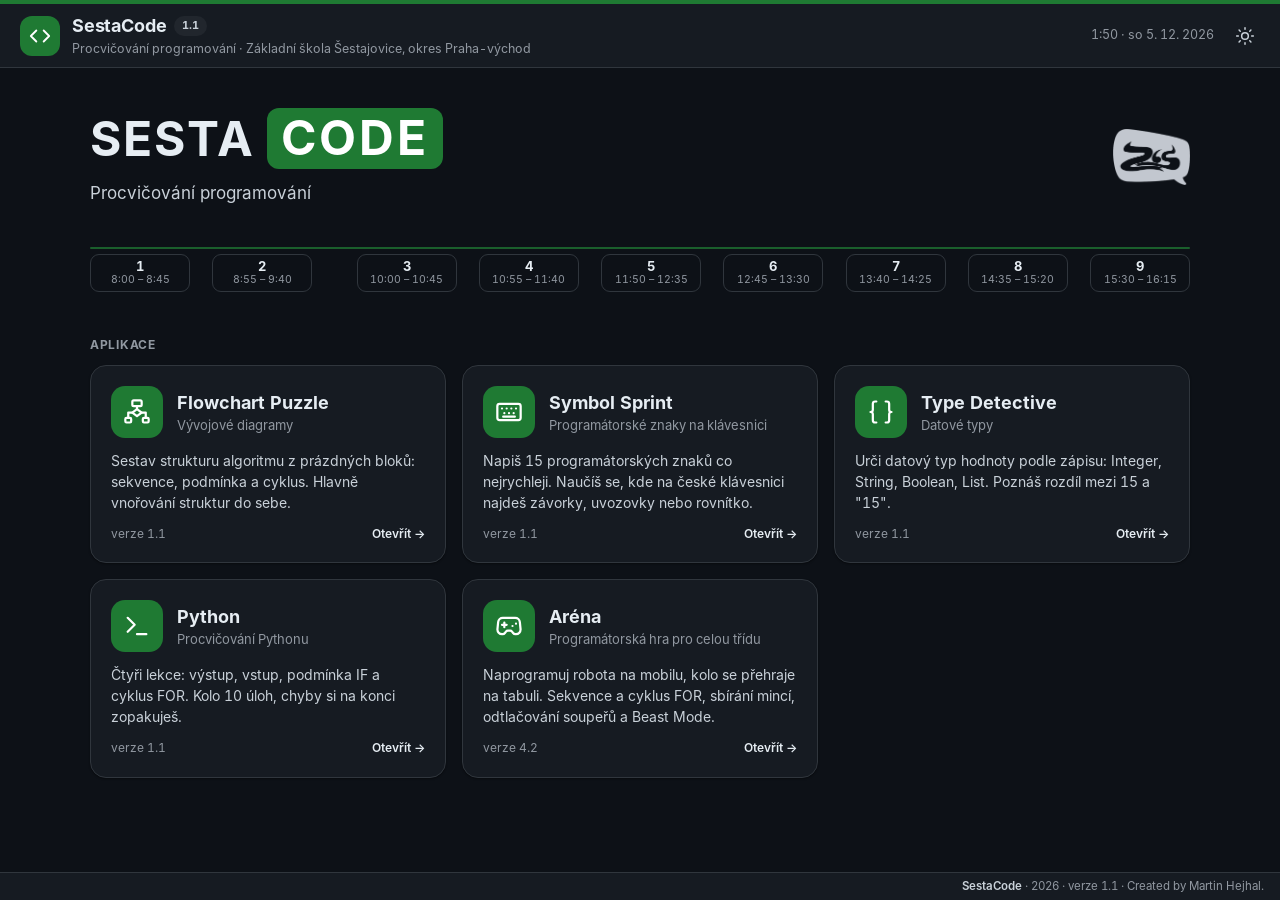
<file: index.html>
<!DOCTYPE html>
<html lang="cs">
<head>
<meta charset="utf-8">
<meta name="viewport" content="width=device-width, initial-scale=1, viewport-fit=cover">
<title>SestaCode – procvičování programování</title>
<link rel="icon" href="data:image/svg+xml,%3Csvg xmlns='http://www.w3.org/2000/svg' viewBox='0 0 32 32'%3E%3Crect width='32' height='32' rx='9' fill='%231A7F37'/%3E%3Cpath d='m20 22 6-6-6-6M12 10l-6 6 6 6' fill='none' stroke='%23fff' stroke-width='2.4' stroke-linecap='round' stroke-linejoin='round'/%3E%3C/svg%3E">
<script>try{document.documentElement.dataset.theme=localStorage.getItem('sestacode-rezim')||'dark'}catch(e){document.documentElement.dataset.theme='dark'}</script>
<link rel="stylesheet" href="shared/sesta.css?v=1.1.1">
<style>
.hub{overflow:auto;padding:32px 24px 48px}
.hub-in{max-width:1100px;margin:0 auto}
.hero{margin:8px 0 36px}
.hero-top{display:flex;align-items:center;gap:24px}
.word{margin:0;display:flex;align-items:center;gap:12px;font-size:48px;line-height:1;font-weight:800;letter-spacing:.04em;color:var(--text)}
.word .app{background:var(--accent);color:var(--accent-fg);border-radius:12px;padding:6px 14px 7px;letter-spacing:.06em}
.tag{margin:12px 0 0;font-size:17px;color:var(--text-2)}
.school{margin-left:auto;display:flex;align-items:center;gap:12px;color:var(--muted);font-size:12.5px;text-align:right;line-height:1.4}
.school img{height:56px;width:auto;display:block}
/* časová osa vyučovacích hodin */
.tl-wrap{margin-top:26px;overflow-x:auto;padding-bottom:4px}
.tl{position:relative;min-width:720px;height:64px}
.tl-line{position:absolute;left:0;right:0;top:15px;height:2px;border-radius:2px;background:var(--accent);opacity:.75}
.tl-b{position:absolute;top:22px;height:38px;border:1px solid var(--border);border-radius:9px;background:transparent;display:flex;flex-direction:column;align-items:center;justify-content:center;line-height:1.15;transition:background .2s,border-color .2s}
.tl-b b{font-size:13px;font-weight:700;color:var(--text)}
.tl-b span{font-size:10.5px;color:var(--muted);white-space:nowrap}
.tl-b.now{background:var(--accent-soft);border-color:var(--accent)}
.tl-now{position:absolute;top:2px;width:0;height:0;margin-left:-6px;border-left:6px solid transparent;border-right:6px solid transparent;border-top:9px solid var(--accent);transition:left .4s}
.sec-t{display:flex;align-items:baseline;gap:10px;font-size:12px;font-weight:700;letter-spacing:.06em;text-transform:uppercase;color:var(--muted);margin:0 0 12px}
.sec-t small{font-size:12px;font-weight:500;letter-spacing:0;text-transform:none}
.tiles{display:grid;grid-template-columns:repeat(auto-fill,minmax(300px,1fr));gap:16px;margin-bottom:36px}
.tile{display:flex;flex-direction:column;gap:12px;padding:20px;background:var(--bg-app);border:1px solid var(--border);border-radius:16px;box-shadow:var(--sh-1);color:var(--text);text-decoration:none;transition:box-shadow .15s,transform .15s,border-color .15s}
.tile:hover{box-shadow:var(--sh-2);transform:translateY(-2px);border-color:var(--accent)}
.tile .top{display:flex;align-items:center;gap:14px}
.tile .ic{width:52px;height:52px;border-radius:14px;background:var(--accent);color:var(--accent-fg);display:grid;place-items:center;flex:none}
.tile .ic .s-i{width:28px;height:28px;stroke-width:1.9}
.tile b{font-size:18px}
.tile .d{display:block;font-size:13px;color:var(--muted)}
.tile p{margin:0;color:var(--text-2);font-size:14px;line-height:1.5;flex:1}
.tile .meta{display:flex;align-items:center;gap:8px;font-size:12px;color:var(--muted)}
.tile .meta .go{margin-left:auto;font-weight:600;color:var(--text)}
</style>
</head>
<body>
<main class="s-main"><div class="hub"><div class="hub-in">
  <section class="hero">
    <div class="hero-top">
      <div>
        <h1 class="word" aria-label="SestaCode"><span class="pre">SESTA</span><span class="app">CODE</span></h1>
        <p class="tag">Procvičování programování</p>
      </div>
      <div class="school"><img src="shared/logo-skoly.png" alt="Logo ZŠ Šestajovice"></div>
    </div>
    <div class="tl-wrap"><div class="tl" id="tl" aria-label="Rozvrh vyučovacích hodin"></div></div>
  </section>
  <h2 class="sec-t">Aplikace</h2>
  <div class="tiles" id="tiles"></div>
</div></div></main>
<script src="shared/apps.js?v=1.1.1"></script>
<script src="shared/sesta-shell.js?v=1.1.1"></script>
<script>
const S = SESTA;
/* karty aplikací (seznam je v shared/apps.js) */
document.getElementById('tiles').innerHTML = S.apps.filter(a => !a.hidden).map(a => `
    <a class="tile" href="${a.path}" data-nav>
      <div class="top"><span class="ic">${S.icon(a.icon)}</span><span><b>${S.esc(a.name)}</b><span class="d">${S.esc(a.desc)}</span></span></div>
      <p>${S.esc(a.long)}</p>
      <div class="meta">verze ${S.esc(a.version)}<span class="go">Otevřít →</span></div>
    </a>`).join('');
document.querySelectorAll('[data-nav]').forEach(a => a.addEventListener('click', e => { e.preventDefault(); S.go(a.getAttribute('href')); }));
/* časová osa – rozvrh je v shared/apps.js (SESTA.bells) */
const mins = t => { const [h, m] = t.split(':').map(Number); return h * 60 + m; };
const B = S.bells.map(([a, b], i) => ({ n:i + 1, a, b, s:mins(a), e:mins(b) }));
const T0 = B[0].s, T1 = B[B.length - 1].e, pct = m => (m - T0) / (T1 - T0) * 100;
const tl = document.getElementById('tl');
tl.innerHTML = '<div class="tl-line"></div>' + B.map(x => `<div class="tl-b" data-n="${x.n}" style="left:${pct(x.s)}%;width:${pct(x.e) - pct(x.s)}%"><b>${x.n}</b><span>${x.a} – ${x.b}</span></div>`).join('') + '<div class="tl-now" id="tlNow" hidden></div>';
S.onMinute = d => {
  const m = d.getHours() * 60 + d.getMinutes(), wd = d.getDay(), mk = document.getElementById('tlNow');
  const on = wd >= 1 && wd <= 5 && m >= T0 && m <= T1;          // jen ve všední dny v rozsahu osy
  mk.hidden = !on; if (on) mk.style.left = pct(m) + '%';
  tl.querySelectorAll('.tl-b').forEach(b => { const x = B[b.dataset.n - 1]; b.classList.toggle('now', on && m >= x.s && m < x.e); });
};
S.init({ app:'hub', root:'', clock:true });
document.getElementById('sSub').textContent = S.brand.tagline + ' · ' + S.brand.school;
</script>
</body>
</html>
</file>
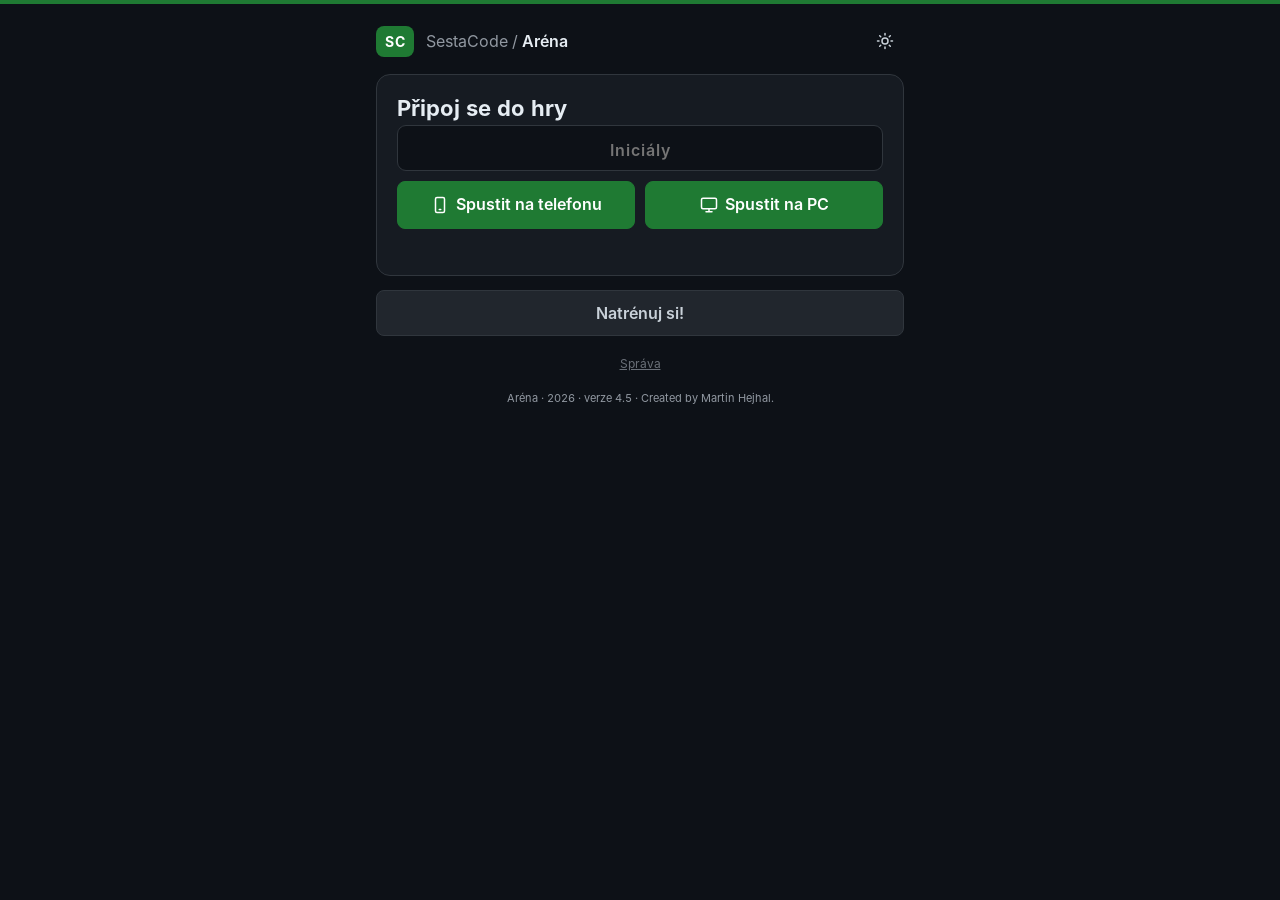
<file: arena/index.html>
<!DOCTYPE html>
<html lang="cs" data-theme="dark">
<head>
<meta charset="utf-8">
<meta name="viewport" content="width=device-width, initial-scale=1, viewport-fit=cover">
<title>SestaCode / Aréna</title>
<!-- Aréna v4.5 · 19. 11. 2026 · součást SestaCode (složka arena/) · Martin Hejhal -->
<link rel="icon" href="data:image/svg+xml,%3Csvg xmlns='http://www.w3.org/2000/svg' viewBox='0 0 32 32'%3E%3Crect width='32' height='32' rx='9' fill='%231A7F37'/%3E%3Cpath d='m20 22 6-6-6-6M12 10l-6 6 6 6' fill='none' stroke='%23fff' stroke-width='2.4' stroke-linecap='round' stroke-linejoin='round'/%3E%3C/svg%3E">
<style>
/* písmo ze SestaCode (shared/fonts) */
@font-face{font-family:'Inter';font-style:normal;font-weight:400;font-display:swap;src:url(../shared/fonts/inter-400.woff) format('woff')}
@font-face{font-family:'Inter';font-style:normal;font-weight:500;font-display:swap;src:url(../shared/fonts/inter-500.woff) format('woff')}
@font-face{font-family:'Inter';font-style:normal;font-weight:600;font-display:swap;src:url(../shared/fonts/inter-600.woff) format('woff')}
@font-face{font-family:'Inter';font-style:normal;font-weight:700;font-display:swap;src:url(../shared/fonts/inter-700.woff) format('woff')}
@font-face{font-family:'Inter';font-style:normal;font-weight:800;font-display:swap;src:url(../shared/fonts/inter-700.woff) format('woff')}
@font-face{font-family:'JetBrains Mono';font-style:normal;font-weight:400;font-display:swap;src:url(../shared/fonts/jetbrains-mono-400.woff) format('woff')}
@font-face{font-family:'JetBrains Mono';font-style:normal;font-weight:700;font-display:swap;src:url(../shared/fonts/jetbrains-mono-700.woff) format('woff')}
a.logo-tile{text-decoration:none}
:root,[data-theme="dark"]{
  --accent:#1F7A33;--accent-fg:#FFFFFF;--accent-soft:#11241A;--accent-text:#4AC26B;
  --text:#E6EDF3;--text-2:#C9D1D9;--muted:#9198A1;
  --bg-app:#161B22;--bg-work:#0D1117;--bg-canvas:#12171E;--bg-subtle:#21262D;--border:#30363D;
  --danger:#F85149;--coin:#D29922;--coin-b:#9E6A03;--wall:#4A525D;--wall-b:#6E7681;--cell:#1F252E;--cell-b:#3D4550;--grid:#0D1117;
  --seq-bg:#0C2138;--seq-b:#1F6FEB;--seq-t:#79C0FF;
  --rep-bg:#2A1A0C;--rep-b:#9A4F12;--rep-t:#FFA657;--if-bg:#221637;--if-b:#8957E5;--if-t:#D2A8FF;
  --p0:#4AC26B;--p1:#39C5CF;--p2:#F778BA;--p3:#FF7B72;--p4:#79C0FF;--p5:#E3B341;--p6:#D2A8FF;--p7:#FFA657;--p8:#C9D1D9;--p9:#C69C6D;--p10:#A371F7;--p11:#3FB9A0;--p12:#8B949E;--p13:#E5534B;
  --on-p:#0D1117;
}
[data-theme="light"]{
  --accent:#116329;--accent-fg:#FFFFFF;--accent-soft:#E3F2E7;--accent-text:#116329;
  --text:#1F2328;--text-2:#424A53;--muted:#59636E;
  --bg-app:#FFFFFF;--bg-work:#F6F8FA;--bg-canvas:#FFFFFF;--bg-subtle:#EFF2F5;--border:#D8DEE4;
  --danger:#CF222E;--coin:#D4A72C;--coin-b:#9A6700;--wall:#AEB8C2;--wall-b:#8C959F;--cell:#EDF0F3;--cell-b:#C3CBD3;--grid:#DCE1E6;
  --seq-bg:#DDF4FF;--seq-b:#54AEFF;--seq-t:#0550AE;
  --rep-bg:#FFF1E5;--rep-b:#FB8F44;--rep-t:#953800;--if-bg:#FBEFFF;--if-b:#C297FF;--if-t:#6639BA;
  --p0:#1A7F37;--p1:#1B7C83;--p2:#BF3989;--p3:#CF222E;--p4:#0969DA;--p5:#9A6700;--p6:#8250DF;--p7:#BC4C00;--p8:#424A53;--p9:#7D4E24;--p10:#6E40C9;--p11:#0A7B6A;--p12:#6E7781;--p13:#A40E26;
  --on-p:#FFFFFF;
}
*{box-sizing:border-box;-webkit-tap-highlight-color:transparent}
/* bez přiblížení dvojitým klepnutím (pinch zoom zůstává) */
html,body,button,a,input,select,.pal,.blk,.add{touch-action:manipulation}
button,.pal,.blk,.add{-webkit-user-select:none;user-select:none}
html,body{margin:0}
body{font-family:Inter,system-ui,-apple-system,"Segoe UI",sans-serif;font-feature-settings:"tnum";background:var(--bg-work);color:var(--text);font-size:14px;min-height:100vh}
body.t-mode{height:100vh;overflow:hidden}
button{font:inherit;color:inherit;cursor:pointer}
svg.i{width:18px;height:18px;fill:none;stroke:currentColor;stroke-width:2;stroke-linecap:round;stroke-linejoin:round;flex:none}
.mono{font-family:"JetBrains Mono",ui-monospace,monospace}
.view{display:none}
.view.on{display:flex}
.stripe{height:4px;background:var(--accent);flex:none}
.logo-tile{background:var(--accent);color:var(--accent-fg);font-weight:700;font-size:14px;padding:7px 9px;border-radius:8px;letter-spacing:.5px}
.ibtn{width:38px;height:38px;border-radius:8px;border:1px solid transparent;background:transparent;display:flex;align-items:center;justify-content:center;color:var(--text-2);flex:none}
.ibtn:hover{background:var(--bg-subtle);border-color:var(--border)}
.btn{height:38px;padding:0 15px;border-radius:8px;border:1px solid var(--border);background:var(--bg-subtle);display:inline-flex;align-items:center;justify-content:center;gap:7px;font-size:14px;font-weight:500;color:var(--text-2);white-space:nowrap}
.btn:hover{border-color:var(--muted)}
.btn.primary{background:var(--accent);border-color:var(--accent);color:var(--accent-fg)}
.btn.primary:hover{filter:brightness(1.1)}
.btn.ghost{background:transparent}
.btn[disabled]{opacity:.5;cursor:default;filter:none}
.btn.big{height:46px;font-size:16px;font-weight:600;padding:0 22px}
.card{background:var(--bg-app);border:1px solid var(--border);border-radius:14px}
.err{color:var(--danger);font-size:13px;min-height:18px;margin-top:8px}
.demo-badge{display:none;font-size:11px;color:var(--rep-t);border:1px solid var(--rep-b);border-radius:6px;padding:2px 7px}
body.demo .demo-badge{display:inline-block}

/* ===== Žák: vstup ===== */
#vStart,#vStudent{flex-direction:column;min-height:100vh}
.s-wrap{width:100%;max-width:560px;margin:0 auto;padding:18px 16px 28px;display:flex;flex-direction:column;gap:14px;flex:1}
.s-top{display:flex;align-items:center;gap:12px}
.s-top .nm{font-size:16px}.s-top .nm span{color:var(--muted)}.s-top .nm b{font-weight:600}
.s-top .sp{flex:1}
.join{padding:20px}
.join h1{margin:0 0 4px;font-size:22px}
.join p{margin:0 0 14px;color:var(--muted)}
.join-row{display:flex;gap:10px}
.join-btns{display:grid;grid-template-columns:1fr 1fr;gap:10px;margin-top:10px}
.join-btns .btn{height:auto;min-height:48px;padding:8px 10px;white-space:normal;line-height:1.2}
.s-mapcard{display:none;padding:14px;justify-content:center;align-items:flex-start}
body.pc .s-wrap,body.pc .s-head-in{max-width:1500px}
body.pc .s-cols{display:grid;grid-template-columns:minmax(340px,430px) minmax(0,1fr);gap:16px;align-items:start}
body.pc .s-mapcard{display:flex;position:sticky;top:84px}
.bot.mine .arw path{stroke:var(--text)!important;stroke-width:9}
body.beast .bot.mine .arw path{stroke:#fff!important;stroke-width:9}
.ptimer{font-size:20px;font-weight:700;font-variant-numeric:tabular-nums;color:var(--text);min-width:64px;text-align:right;margin-right:6px}
.ptimer small{display:block;font-size:10px;font-weight:500;color:var(--muted);text-align:right}
.allin{position:absolute;left:50%;top:50%;transform:translate(-50%,-50%);z-index:20;display:none;flex-direction:column;align-items:center;gap:12px;padding:26px 34px;border-radius:16px;background:var(--bg-app);border:2px solid var(--accent-text);box-shadow:0 20px 60px rgba(0,0,0,.45);text-align:center}
.allin.on{display:flex}
.allin b{font-size:26px}
.allin small{color:var(--muted);font-size:13px}
.join input{flex:1;min-width:0;height:46px;border-radius:9px;border:1px solid var(--border);background:var(--bg-work);color:var(--text);font:inherit;font-size:22px;font-weight:800;text-align:center;text-transform:uppercase;letter-spacing:4px}
.join input::placeholder{font-size:16px;letter-spacing:1px;font-weight:600;text-transform:none}
.join input:focus{outline:2px solid var(--accent-text);outline-offset:0}
.tut{padding:18px}
.tut h2{margin:0 0 4px;font-size:17px}
.tut>p{margin:0 0 12px;color:var(--muted);font-size:13px;line-height:1.5}
.tut-done{padding:14px 16px;color:var(--accent-text);background:var(--accent-soft);border-radius:10px;font-size:14px;line-height:1.5;margin-top:10px}
.sprava{align-self:center;background:none;border:none;color:var(--muted);font-size:12px;padding:6px 10px;text-decoration:underline;opacity:.7}
.s-foot{text-align:center;font-size:11px;color:var(--muted);padding-bottom:6px}
.miniwrap{display:flex;justify-content:center;margin:4px 0 14px}

/* ===== Žák: editor ===== */
.s-head{position:sticky;top:0;z-index:20;background:var(--bg-app);border-bottom:1px solid var(--border)}
.s-head-in{max-width:560px;margin:0 auto;display:flex;align-items:center;gap:12px;padding:10px 16px}
.me-tok{width:44px;height:44px;position:relative;flex:none}
.s-info{flex:1;min-width:0}
.s-info b{display:block;font-size:15px;font-weight:600}
.s-info small{color:var(--muted);font-size:12px}
.s-status{font-size:13px;line-height:1.5;padding:10px 14px;border-radius:10px;background:var(--bg-subtle);color:var(--text-2)}
.s-status.ok{background:var(--accent-soft);color:var(--accent-text)}
.s-status.run{background:var(--rep-bg);color:var(--rep-t)}

/* ===== Editor (společný) ===== */
.palette{display:flex;flex-wrap:wrap;gap:8px;margin-bottom:12px;padding-bottom:12px;border-bottom:1px solid var(--border)}
.palette.trash{border-radius:9px}
.steps{font-size:12px;color:var(--muted);white-space:nowrap;text-align:right;line-height:1.2}
.steps b{font-size:15px;font-weight:600;color:var(--muted)}
.steps.over,.steps.over b{color:var(--danger)}
.tools{display:flex;align-items:center;gap:8px;width:100%;flex-wrap:wrap;justify-content:space-between}
.tools .grp{display:flex;align-items:center;gap:6px}
.tools .btn{height:34px;font-size:13px;padding:0 12px}
.tools .stepl{font-size:13px;color:var(--muted);min-width:96px;text-align:center}
.tools .stepl b{color:var(--text);font-weight:600}
.sheet.full .tools{display:none}
.btn.danger{color:var(--danger);border-color:var(--danger);background:transparent}
.pal{display:inline-flex;align-items:center;gap:7px;height:40px;padding:0 13px;border-radius:8px;border:1px solid;font-size:14px;font-weight:600;cursor:grab;user-select:none;-webkit-user-select:none;-webkit-touch-callout:none}
.pal svg.i{width:16px;height:16px}
.palette.trash{outline:2px dashed var(--danger);outline-offset:4px}
.ed.locked .pal{opacity:.45;cursor:default}
.c-seq{background:var(--seq-bg);border-color:var(--seq-b);color:var(--seq-t)}
.c-rep{background:var(--rep-bg);border-color:var(--rep-b);color:var(--rep-t)}
.hint{font-size:12px;color:var(--muted);margin:0 0 10px;line-height:1.5}
.hint b{color:var(--accent-text);font-weight:600}
.prog{display:flex;flex-direction:column;gap:6px}
.item{display:flex;flex-direction:column;gap:6px}
.item.dragging{opacity:.3}
.blk{display:flex;align-items:center;gap:7px;min-height:42px;padding:4px 6px 4px 6px;border-radius:8px;border:1px solid;font-size:14px;font-weight:600;position:relative;user-select:none;-webkit-user-select:none;-webkit-touch-callout:none}
.blk.held{outline:2px solid var(--accent-text);outline-offset:1px}
.blk[data-drag]{cursor:grab}
.blk svg.i{width:16px;height:16px}
.hdl{width:26px;height:34px;display:flex;align-items:center;justify-content:center;touch-action:none;opacity:.6;cursor:grab;flex:none}
.hdl svg.i{width:16px;height:16px}
.blk .lbl{display:flex;align-items:center;gap:4px;white-space:nowrap}
@media (max-width:520px){.blk .acts [data-a=up],.blk .acts [data-a=down]{display:none}.blk .lbl .mini{width:28px}}
.blk .acts{margin-left:auto;display:flex;gap:2px}
.mini{width:32px;height:32px;border:none;background:transparent;border-radius:6px;display:inline-flex;align-items:center;justify-content:center;color:inherit;padding:0}
.mini:hover{background:rgba(127,127,127,.22)}
.mini svg.i{width:16px;height:16px}
.val{min-width:26px;height:28px;padding:0 6px;border-radius:6px;border:1px solid currentColor;display:inline-flex;align-items:center;justify-content:center;font-size:14px;font-weight:700}
.blk.active{outline:2px solid var(--text);outline-offset:1px}
.blk.drop-top::before,.blk.drop-bot::after{content:"";position:absolute;left:-4px;right:-4px;height:3px;border-radius:2px;background:var(--accent-text)}
.blk.drop-top::before{top:-5px}.blk.drop-bot::after{bottom:-5px}
.inner{margin-left:20px;padding:4px 0 4px 10px;border-left:2px solid var(--rep-b);display:flex;flex-direction:column;gap:6px}
.inner.if{border-left-color:var(--if-b)}
.c-if{background:var(--if-bg);border-color:var(--if-b);color:var(--if-t)}
.coin.big{left:17%;top:17%;width:66%;height:66%;display:flex;align-items:center;justify-content:center;font-size:var(--sf,10px);font-weight:800;color:#fff}
.knife{position:absolute;left:14%;top:14%;width:72%;height:72%;fill:#C9D1D9;stroke:#6E7681;stroke-width:1;stroke-linejoin:round}
.bot svg.kb{position:absolute;right:-12%;top:-12%;width:44%;height:44%;display:none;fill:#E6EDF3;stroke:#0D1117;stroke-width:1.2;stroke-linejoin:round;transform:none;overflow:visible}
.bot.has-knife svg.kb{display:block}
.prow .kn{width:15px;height:15px;fill:var(--text-2);flex:none}
.prow.out .chip{text-decoration:line-through}
.btn.beast{border-color:#1E7D34;color:#2EA043;background:transparent;font-weight:700}
body.beast{--text:#E6EDF3;--text-2:#C9D1D9;--muted:#9198A1;--accent-text:#2EA043;--seq-bg:#06162A;--seq-b:#1F6FEB;--seq-t:#79C0FF;--rep-bg:#1F1206;--rep-b:#BD561D;--rep-t:#FFA657;--if-bg:#170E29;--if-b:#8957E5;--if-t:#D2A8FF;--bg-app:#000;--bg-work:#000;--bg-canvas:#000;--bg-subtle:#0B0B0B;--border:#123A1C;--accent-soft:#06200D;
  --p0:#39FF14;--p1:#00E5FF;--p2:#FF2D95;--p3:#FF3B30;--p4:#2F7BFF;--p5:#FFD60A;--p6:#BF5AF2;--p7:#FF8A00;--p8:#FFFFFF;--p9:#00FFB3;--p10:#3D5AFE;--p11:#FF00FF;--p12:#C6FF00;--p13:#E040FB;--on-p:#000}
body.beast .card,body.beast .prow,body.beast .modal,body.beast .s-head,body.beast #vTeacher header,body.beast aside,body.beast .t-foot{background:#000}
body.beast .btn.beast{background:#1E7D34;border-color:#1E7D34;color:#000}
body.beast .sheet{background:#000;border-color:#145A26}
body.beast .board{background:#000;border-color:#145A26}
body.beast .cell{background:#000;border-color:#124F22}
body.beast .cell.wall{background:#05170A;border-color:#1E7D34;background-image:repeating-linear-gradient(45deg,transparent 0 6px,rgba(30,125,52,.38) 6px 7px)}
body.beast .bot .arw path{fill:#1E7D34!important;stroke-width:4}
body.beast .bot.bump .arw path{stroke-width:7}
body.beast .bot .lab{color:#000}
body.beast .coin{background:radial-gradient(circle at 34% 30%,#FF9AA8 0 10%,#F0102F 30%,#A3001A 68%,#50000C 100%);border-color:#2B0006}
body.beast .knife{left:6%;top:6%;width:88%;height:88%;fill:#E6EDF3;stroke:#8B949E}
body.beast .bot svg.kb{width:54%;height:54%;right:-16%;top:-16%}
body.beast .legend,body.beast .tools .stepl{color:#2EA043}
body.beast .count{background:rgba(0,0,0,.55);color:#2EA043}
.tag{font-size:11px;color:var(--muted)}
.add{min-height:38px;border:1px dashed var(--border);border-radius:8px;display:flex;align-items:center;padding:0 12px;font-size:13px;color:var(--muted);cursor:pointer;background:transparent;text-align:left;width:100%}
.add:hover{border-color:var(--muted)}
.add.sel{border-color:var(--accent-text);color:var(--accent-text);background:var(--accent-soft)}
.add.drop-in{border-style:solid;border-color:var(--accent-text);background:var(--accent-soft);color:var(--accent-text)}
.code{margin-top:12px;background:var(--bg-work);border:1px solid var(--border);border-radius:8px;padding:10px 12px;font-size:13px;line-height:1.6;white-space:pre;overflow-x:auto;color:var(--text-2)}
.code .kw{color:var(--rep-t)}.code .fn{color:var(--seq-t)}.code .cm{color:var(--muted)}
.ghost{position:fixed;left:0;top:0;z-index:200;pointer-events:none;opacity:.92;box-shadow:0 8px 24px rgba(0,0,0,.35);border-radius:8px}

/* ===== Tabule (učitel) ===== */
#vTeacher{flex-direction:column;height:100vh}
#vTeacher header{height:64px;flex:none;display:flex;align-items:center;gap:14px;padding:0 18px;background:var(--bg-app);border-bottom:1px solid var(--border)}
.crumb{font-size:16px}.crumb span{color:var(--muted)}.crumb b{font-weight:600}
.hicons{margin-left:auto;display:flex;gap:6px;align-items:center}
.t-main{flex:1;display:flex;min-height:0}
aside{width:236px;flex:none;background:var(--bg-app);border-right:1px solid var(--border);overflow-y:auto;padding:12px}
.work{flex:1;display:flex;flex-direction:column;min-width:0}
.bar{height:60px;flex:none;display:flex;align-items:center;gap:10px;padding:0 16px;background:var(--bg-app);border-bottom:1px solid var(--border)}
.stat{display:flex;align-items:baseline;gap:6px;padding-right:14px;margin-right:4px;border-right:1px solid var(--border)}
.stat small{color:var(--muted);font-size:12px}.stat b{font-size:16px;font-weight:600}
.stat:last-of-type{border-right:none}
.bar .sp{flex:1}
.area{flex:1;min-height:0;padding:14px;display:flex}
.sheet{flex:1;background:var(--bg-canvas);border:1px solid var(--border);border-radius:16px;display:flex;flex-direction:column;align-items:center;justify-content:center;position:relative;min-height:0;overflow:hidden}
.sheet.full{position:fixed;inset:0;z-index:60;border-radius:0;border:none}
.t-foot{height:28px;flex:none;display:flex;align-items:center;gap:10px;padding:0 18px;font-size:11px;color:var(--muted);background:var(--bg-app);border-top:1px solid var(--border)}
.small-bar{display:none;background:var(--accent-soft);color:var(--accent-text);font-size:13px;padding:8px 18px;border-bottom:1px solid var(--border)}
@media (max-width:1023px){.small-bar{display:block}}
.joinurl{font-size:13px;color:var(--muted);margin-bottom:10px;text-align:center}
.joinurl b{color:var(--text);font-size:15px}
.sheet.full .joinurl{display:none}
.boardwrap{display:flex;flex-direction:column;align-items:center;gap:10px}
.board{position:relative;background:var(--grid);border:1px solid var(--border);border-radius:12px;display:grid;padding:var(--pad);gap:var(--gap)}
.cell{background:var(--cell);border-radius:5px;position:relative;border:1px solid var(--cell-b)}
.cell.wall{background:var(--wall);border-color:var(--wall-b);background-image:repeating-linear-gradient(45deg,transparent 0 6px,rgba(127,127,127,.18) 6px 7px)}
.coin{position:absolute;left:32%;top:32%;width:36%;height:36%;border-radius:50%;background:var(--coin);border:2px solid var(--coin-b)}
.tr{position:absolute;width:3px;height:3px;border-radius:50%;opacity:.75}
.bot{position:absolute;width:var(--c);height:var(--c);transition:left .22s ease,top .22s ease;pointer-events:none;z-index:3}
.bot svg.arw{position:absolute;left:1px;top:1px;width:calc(100% - 2px);height:calc(100% - 2px);transition:transform .22s ease;overflow:visible}
.bot .arw path{stroke-width:6;stroke-linejoin:round}
.bot .lab{position:absolute;left:0;top:0;right:0;bottom:0;display:flex;flex-direction:column;align-items:center;justify-content:center;color:var(--on-p);transition:transform .22s ease;line-height:1}
.bot .lab b{font-size:var(--lf,14px);font-weight:800;letter-spacing:.5px}
.bot .lab small{font-size:var(--sf,10px);font-weight:700;margin-top:1px}
.bot.bump .arw path{stroke:var(--danger)!important;stroke-width:8}
.bot.pushed .arw path{stroke:var(--text)!important;stroke-dasharray:10 7;stroke-width:7}
.bot svg.crown{position:absolute;left:50%;top:-30%;width:50%;height:auto;transform:translateX(-50%);display:none;fill:#FFD33D;stroke:#7D5A00;stroke-width:1.2;stroke-linejoin:round;overflow:visible}
.bot.lead{z-index:5}.bot.lead svg.crown{display:block}
.crown-i{width:14px;height:10px;fill:#FFD33D;stroke:#7D5A00;stroke-width:1.2;stroke-linejoin:round;flex:none}
.legend{font-size:12px;color:var(--muted);margin-right:6px}
.count{position:absolute;left:0;top:0;right:0;bottom:0;display:none;align-items:center;justify-content:center;z-index:70;font-size:min(34vh,260px);font-weight:800;color:var(--text);background:rgba(13,17,23,.45)}
[data-theme="light"] .count{background:rgba(255,255,255,.55)}
.count.on{display:flex}

.plhead{display:flex;align-items:baseline;justify-content:space-between;margin:2px 2px 10px}
.plhead b{font-size:14px;font-weight:600}.plhead span{font-size:12px;color:var(--muted)}
.plist{display:flex;flex-direction:column;gap:5px}
.prow{border:1px solid var(--border);border-radius:9px;padding:6px 6px 6px 10px}
.prow-h{display:flex;align-items:center;gap:8px}
.chip{min-width:28px;height:22px;padding:0 5px;border-radius:5px;display:inline-flex;align-items:center;justify-content:center;font-size:12px;font-weight:800;color:var(--on-p);flex:none}
.prow-h .st{font-size:12px;color:var(--muted);flex:1;min-width:0;white-space:nowrap;overflow:hidden;text-overflow:ellipsis}
.dot{width:10px;height:10px;border-radius:50%;flex:none;background:var(--danger)}
.dot.ok{background:var(--accent-text)}
.prow.off{opacity:.45}
.prow-h .gap{flex:1}
.tstats{display:flex;align-items:center;margin-left:28px}
.tstats .stat:last-child{border-right:none}
.qrbox{background:#fff;border-radius:14px;padding:18px;width:min(72vh,80vw);margin:0 auto}
.qrbox svg{width:100%;height:auto;display:block}
.qrurl{text-align:center;font-size:clamp(18px,3vw,30px);font-weight:700;margin:18px 0 4px;word-break:break-all}
#ovQr .modal{width:auto;max-width:96vw;padding:26px}
.trainbtn{align-self:stretch}
.prow-h .sc{font-weight:700;font-size:15px;min-width:20px;text-align:right}
.prow .prog{margin:8px 0 4px}
.prow .blk{min-height:30px;font-size:12px}
.empty{font-size:13px;color:var(--muted);line-height:1.5;padding:8px 2px}

.toast{position:fixed;left:50%;bottom:44px;transform:translateX(-50%);background:var(--text);color:var(--bg-app);padding:10px 16px;border-radius:9px;font-size:13px;display:flex;gap:12px;align-items:center;z-index:300;opacity:0;pointer-events:none;transition:opacity .15s;max-width:92vw}
.toast.show{opacity:1;pointer-events:auto}
.toast button{background:none;border:none;color:inherit;font-weight:700;text-decoration:underline;padding:0}
.overlay{position:fixed;left:0;top:0;right:0;bottom:0;background:rgba(1,4,9,.55);display:none;align-items:center;justify-content:center;z-index:150;padding:12px}
.overlay.show{display:flex}
.modal{background:var(--bg-app);border:1px solid var(--border);border-radius:16px;width:min(540px,100%);max-height:90vh;overflow-y:auto;padding:22px}
.modal h2{margin:0 0 4px;font-size:18px}
.modal .sub{color:var(--muted);font-size:13px;margin:0 0 16px;line-height:1.5}
.modal h3{font-size:13px;margin:18px 0 8px;color:var(--muted);font-weight:600;text-transform:uppercase;letter-spacing:.4px}
.frow{display:flex;align-items:center;gap:10px;padding:7px 0;border-bottom:1px solid var(--border);font-size:13px}
.frow label{flex:1}
.frow small{display:block;color:var(--muted);font-size:11px}
.frow input[type=number],.frow select,.modal input[type=password]{height:34px;border-radius:7px;border:1px solid var(--border);background:var(--bg-work);color:var(--text);padding:0 8px;font:inherit}
.frow input[type=number]{width:80px}
.frow input[type=checkbox]{width:18px;height:18px;accent-color:var(--accent)}
.mfoot{display:flex;gap:8px;justify-content:flex-end;margin-top:18px;flex-wrap:wrap}
.res{display:flex;flex-direction:column;gap:6px;margin:12px 0}
.res div{display:flex;align-items:center;gap:10px;padding:8px 12px;border:1px solid var(--border);border-radius:10px;font-size:14px}
.res div.win{border-color:var(--accent-text);background:var(--accent-soft)}
.res .pl{width:26px;font-weight:700;color:var(--muted)}
.res .s{margin-left:auto;font-weight:700}
</style>
</head>
<body>

<!-- ===== Žák: vstup ===== -->
<div class="view" id="vStart">
  <div class="stripe"></div>
  <div class="s-wrap">
    <div class="s-top"><a class="logo-tile" href="../" title="Rozcestník SestaCode">SC</a><span class="nm"><span>SestaCode /</span> <b>Aréna</b></span><span class="sp"></span><span class="demo-badge">ukázkový režim</span><button class="ibtn themeBtn" title="Tmavý / světlý režim" aria-label="Tmavý / světlý režim"></button></div>
    <div class="card join">
      <h1>Připoj se do hry</h1>
      <div class="join-row"><input id="jIn" maxlength="2" autocomplete="off" autocapitalize="characters" spellcheck="false" placeholder="Iniciály"></div>
      <div class="join-btns"><button class="btn primary big jb" data-mode="mobile"><svg class="i" viewBox="0 0 24 24"><rect x="6" y="2" width="12" height="20" rx="2"/><path d="M11 18h2"/></svg>Spustit na telefonu</button><button class="btn primary big jb" data-mode="pc"><svg class="i" viewBox="0 0 24 24"><rect x="2" y="3" width="20" height="14" rx="2"/><path d="M8 21h8M12 17v4"/></svg>Spustit na PC</button></div>
      <div class="err" id="jErr"></div>
    </div>
    <button class="btn big trainbtn" id="trainBtn">Natrénuj si!</button>
    <div class="card tut" id="tut" style="display:none">
      <h2>Trenažér</h2>
      <div class="miniwrap"><div class="board" id="tutBoard"></div></div>
      <div class="ed" id="edTut" data-ed="tut">
        <div class="palette" id="tutPal"></div>
        <div class="prog" id="tutProg"></div>
      </div>
      <div id="tutMsg"></div>
      <div style="margin-top:12px;display:flex;gap:8px"><button class="btn primary" id="tutRun"><svg class="i" viewBox="0 0 24 24"><path d="M7 4v16l13-8z"/></svg>Spustit</button><button class="btn" id="tutAgain" style="display:none">Opakovat</button><span class="steps" id="tutSteps" style="margin-left:auto;align-self:center"></span></div>
    </div>
    <button class="sprava" id="toTeacher">Správa</button>
    <div class="s-foot">Aréna · 2026 · verze 4.5 · Created by Martin Hejhal.</div>
  </div>
</div>

<!-- ===== Žák: programování ===== -->
<div class="view" id="vStudent">
  <div class="stripe"></div>
  <div class="s-head"><div class="s-head-in">
    <div class="me-tok" id="sTok"></div>
    <div class="s-info"><b id="sTitle">Kolo 1</b><small id="sSub">0 mincí</small></div>
    <span class="steps" id="gSteps"></span>
    <button class="btn primary" id="sendBtn">Odeslat</button>
  </div></div>
  <div class="s-wrap">
    <div class="s-status" id="sStatus"></div>
    <div class="s-cols">
      <div class="card" style="padding:14px">
        <div class="ed" id="edGame" data-ed="game">
          <div class="palette" id="gPal"></div>
          <div class="prog" id="gProg"></div>
          <div id="gPy"></div>
        </div>
      </div>
      <div class="card s-mapcard" id="sMapCard"><div class="board" id="sBoard"></div></div>
    </div>
    <div class="s-foot">Aréna · 2026 · verze 4.5 · Created by Martin Hejhal. <span class="demo-badge">ukázkový režim</span></div>
  </div>
</div>

<!-- ===== Učitel: tabule ===== -->
<div class="view" id="vTeacher">
  <div class="stripe"></div>
  <header>
    <a class="logo-tile" href="../" title="Rozcestník SestaCode">SC</a><span class="crumb"><span>SestaCode /</span> <b>Aréna</b> <span>· Správa</span></span>
    <div class="tstats" id="tStats"></div>
    <div class="hicons">
      <span class="demo-badge">ukázkový režim</span>
      <span class="ptimer" id="tTimer" title="Jak dlouho žáci programují"></span>
      <button class="btn" id="tQr" title="QR kód pro žáky">QR</button>
      <span id="tAct"></span>
      <button class="ibtn" id="tSettings" title="Nastavení" aria-label="Nastavení"><svg class="i" viewBox="0 0 24 24"><path d="M4 21v-7M4 10V3M12 21v-9M12 8V3M20 21v-5M20 12V3M1 14h6M9 8h6M17 16h6"/></svg></button>
      <button class="ibtn themeBtn" title="Tmavý / světlý režim" aria-label="Tmavý / světlý režim"></button>
      <button class="ibtn" id="tLogout" title="Odejít ze Správy" aria-label="Odejít ze Správy"><svg class="i" viewBox="0 0 24 24"><path d="M15 4h4v16h-4M10 8l-4 4 4 4M6 12h10"/></svg></button>
    </div>
  </header>
  <div class="small-bar">Správa je určená pro počítač připojený k tabuli.</div>
  <div class="t-main">
    <aside>
      <div class="plhead"><b>Žáci</b><span id="tCount"></span></div>
      <div class="plist" id="tPlayers"></div>
    </aside>
    <div class="work">
      <div class="area"><div class="sheet" id="tSheet">
        <div class="boardwrap"><div class="board" id="tBoard"></div>
          <div class="tools">
            <div class="grp"><button class="btn" id="rpPrev" title="Předchozí krok (←)" aria-label="Předchozí krok"><svg class="i" viewBox="0 0 24 24"><path d="M15 18l-6-6 6-6"/></svg></button><span class="stepl" id="rpLabel"></span><button class="btn" id="rpNext" title="Další krok (→)" aria-label="Další krok"><svg class="i" viewBox="0 0 24 24"><path d="M9 18l6-6-6-6"/></svg></button></div>
            <div class="grp"><span class="legend" id="tLegend"></span><button class="btn" id="tbShuffle">Zamíchat mince</button><button class="btn" id="tbNew">Nová hra</button><button class="btn" id="tbNewKick">Nová hra a odhlásit žáky</button><button class="btn beast" id="tbBeast">Beast Mode</button><button class="btn danger" id="tbEnd">Konec</button></div>
          </div>
        </div>
        <div class="count" id="tCountdown"></div>
        <div class="allin" id="tAllIn"><b>Všechny kódy dorazily</b><small>Odeslali všichni žáci, kteří jsou ve hře.</small><div style="display:flex;gap:8px"><button class="btn" id="aiClose">Zavřít</button><button class="btn primary" id="aiRun"><svg class="i" viewBox="0 0 24 24"><path d="M7 4v16l13-8z"/></svg>Spustit kolo</button></div></div>
      </div></div>
    </div>
  </div>
  <div class="t-foot">Aréna · 2026 · verze 4.5 · Created by Martin Hejhal.</div>
</div>

<div class="toast" id="toast"></div>
<div class="overlay" id="ovPw"><div class="modal">
  <h2>Správa</h2><p class="sub">Zadej heslo učitele.</p>
  <input type="password" id="pwIn" placeholder="Heslo" style="width:100%" autocomplete="off">
  <div class="err" id="pwErr"></div>
  <div class="mfoot"><button class="btn" data-close>Zrušit</button><button class="btn primary" id="pwOk">Vstoupit</button></div>
</div></div>
<div class="overlay" id="ovQr"><div class="modal"><div class="qrbox" id="qrBox"></div><div class="qrurl" id="qrUrl"></div><div class="mfoot" style="justify-content:center"><button class="btn" data-close>Zavřít</button></div></div></div>
<div class="overlay" id="ovSet"><div class="modal" id="mSet"></div></div>
<div class="overlay" id="ovEnd"><div class="modal" id="mEnd"></div></div>

<script>
/* ===================== Konfigurace ===================== */
const VERSION='4.5';
const FB_CONFIG={
  apiKey:"AIzaSyAdlrwhz0dkTKl9pYi6VYe1fxENhNM7J0o",
  authDomain:"sestacode-arena.firebaseapp.com",
  projectId:"sestacode-arena",
  storageBucket:"sestacode-arena.firebasestorage.app",
  messagingSenderId:"784486887881",
  appId:"1:784486887881:web:c75839a9eb79e55347f818"
};
const FB_VER='10.12.2';
const HESLO='informatika';
const DEMO=/[?&]demo=1/.test(location.search)||location.protocol==='file:';
if(DEMO)document.body.classList.add('demo');
const DEF_SET={map:0,bots:0,botLvl:'mix',maxBlocks:8,maxSteps:25,forMax:3,speed:600,python:false,sv:36,knives:4};
const LVL={zacatecnik:'Začátečník',stredni:'Střední',chytry:'Chytrý'};
const ls={get(k,d){try{const v=localStorage.getItem('scode:arena:'+k);return v==null?d:JSON.parse(v)}catch(e){return d}},set(k,v){try{localStorage.setItem('scode:arena:'+k,JSON.stringify(v))}catch(e){}},del(k){try{localStorage.removeItem('scode:arena:'+k)}catch(e){}}};
const ss={get(k,d){try{const v=sessionStorage.getItem('scode:arena:'+k);return v==null?d:JSON.parse(v)}catch(e){return d}},set(k,v){try{sessionStorage.setItem('scode:arena:'+k,JSON.stringify(v))}catch(e){}},del(k){try{sessionStorage.removeItem('scode:arena:'+k)}catch(e){}}};
const $=id=>document.getElementById(id);
const sleep=ms=>new Promise(r=>setTimeout(r,ms));

/* barvy 14–29 pro větší třídy */
(()=>{let d='',l='';for(let i=14;i<30;i++){const h=Math.round((i*137.5)%360);d+=`--p${i}:hsl(${h} 62% 66%);`;l+=`--p${i}:hsl(${h} 60% 36%);`}
  let bz='';for(let i=14;i<30;i++)bz+=`--p${i}:hsl(${Math.round((i*137.5)%360)} 100% 55%);`;
  const st=document.createElement('style');st.textContent=`:root,[data-theme="dark"]{${d}}[data-theme="light"]{${l}}body.beast{${bz}}`;document.head.appendChild(st)})();

/* ===================== Ikony ===================== */
const IC={
  F:'<path d="M12 19V5M5 12l7-7 7 7"/>',
  L:'<path d="M9 14L4 9l5-5M4 9h10a6 6 0 0 1 6 6v5"/>',
  R:'<path d="M15 14l5-5-5-5M20 9H10a6 6 0 0 0-6 6v5"/>',
  REP:'<path d="M4 12V9a3 3 0 0 1 3-3h13M17 3l3 3-3 3M20 12v3a3 3 0 0 1-3 3H4M7 21l-3-3 3-3"/>',
  IF:'<circle cx="6" cy="18" r="2.5"/><circle cx="18" cy="6" r="2.5"/><path d="M6 3v12.5M18 8.5a9 9 0 0 1-9 9"/>',
  up:'<path d="M18 15l-6-6-6 6"/>',down:'<path d="M6 9l6 6 6-6"/>',x:'<path d="M18 6L6 18M6 6l12 12"/>',
  plus:'<path d="M12 5v14M5 12h14"/>',minus:'<path d="M5 12h14"/>',
  play:'<path d="M7 4v16l13-8z"/>',refresh:'<path d="M20 11A8 8 0 0 0 4.6 8M4 4v4h4M4 13a8 8 0 0 0 15.4 3M20 20v-4h-4"/>',
  grip:'<path d="M9 5h.01M9 12h.01M9 19h.01M15 5h.01M15 12h.01M15 19h.01" stroke-width="3"/>',
  code:'<path d="M8 8l-4 4 4 4M16 8l4 4-4 4"/>',kick:'<path d="M15 4h4v16h-4M10 8l-4 4 4 4M6 12h10"/>',
  sun:'<circle cx="12" cy="12" r="4"/><path d="M12 2v2M12 20v2M4.9 4.9l1.4 1.4M17.7 17.7l1.4 1.4M2 12h2M20 12h2M4.9 19.1l1.4-1.4M17.7 6.3l1.4-1.4"/>',
  moon:'<path d="M12 3a6 6 0 0 0 9 9 9 9 0 1 1-9-9z"/>'
};
const ic=(n,cls='i')=>`<svg class="${cls}" viewBox="0 0 24 24">${IC[n]}</svg>`;
const ARROW='M50 5 L94 44 L94 94 L6 94 L6 44 Z';
const CROWN='<svg class="crown" viewBox="0 0 24 16"><path d="M2 14h20l-1.5-10-5 4.5L12 1 8.5 8.5l-5-4.5z"/></svg>';
const crownI='<svg class="crown-i" viewBox="0 0 24 16"><path d="M2 14h20l-1.5-10-5 4.5L12 1 8.5 8.5l-5-4.5z"/></svg>';
const NAME={F:'Move',L:'Turn L',R:'Turn R',REP:'For',IF:'If wall'};
const KNIFE_P='M20.5 3c1 3.5-3 9.5-9.5 12.5l-2.5-2.5zM9 13.5l2.5 2.5-5 5a1.6 1.6 0 0 1-2.5-2.5z';
const knifeSvg=(cls)=>`<svg class="${cls}" viewBox="0 0 24 24"><path d="${KNIFE_P}"/></svg>`;
const CLS={F:'c-seq',L:'c-seq',R:'c-seq',REP:'c-rep',IF:'c-if'};
const ACT=['F','L','R'];

/* ===================== Mapy a svět ===================== */
const MAPS=[
  {name:'Náměstí',walls:[[2,2],[3,2],[5,3],[5,4],[7,1]],coins:[[1,1],[3,0],[4,2],[2,4],[6,0],[3,3],[6,4],[1,3],[7,3],[7,2],[0,1],[2,3],[4,4],[6,2]],big:[[6,4]],knife:[[4,3]]},
  {name:'Bludiště',walls:[[2,1],[3,1],[4,1],[2,3],[3,3],[6,2],[6,3],[6,4]],coins:[[1,2],[3,2],[5,2],[4,4],[1,4],[0,2],[5,0],[2,0],[7,1],[7,4],[0,1],[2,2],[5,4],[3,4]],big:[[5,4]],knife:[[4,3]]},
  {name:'Ostrovy',walls:[[2,1],[3,1],[2,2],[5,3],[6,3],[5,4],[7,4]],coins:[[3,2],[1,1],[5,0],[6,1],[4,4],[1,4],[6,2],[3,4],[7,2],[7,1],[0,1],[4,2],[1,3],[5,1]],big:[[4,4]],knife:[[4,3]]}
];
const GW=15,GH=10;
function mirror(list,W,H){const s=new Set();for(const [x,y] of list)for(const [a,b] of [[x,y],[W-1-x,y],[x,H-1-y],[W-1-x,H-1-y]])s.add(a+','+b);return s}
const BOTS=[['Alfa','AL'],['Beta','BE'],['Gama','GA'],['Delta','DE'],['Epsilon','EP'],['Zéta','ZE'],['Éta','ET'],['Théta','TH'],['Ióta','IO'],['Kappa','KA'],['Lambda','LA'],['Mí','MI'],['Ný','NY']];
const DX=[0,1,0,-1],DY=[-1,0,1,0];
function blocked(w,x,y){return x<0||y<0||x>=w.W||y>=w.H||w.walls.has(x+','+y)}
function robotAt(w,x,y){return w.robots.find(r=>!r.out&&r.x===x&&r.y===y)}

/* ===================== Program ===================== */
let NID=1;
const mk=(t,o={})=>Object.assign({id:NID++,t},o);
function cost(b){if(b.t==='REP'||b.t==='IF')return 1+Math.max(1,countBlocks(b.body));return 1}
function countBlocks(list){let n=0;for(const b of list)n+=cost(b);return n}
function findNode(list,id){for(const b of list){if(b.id===id)return b;if(b.body){const f=findNode(b.body,id);if(f)return f}}return null}
function findParent(list,id,key='main'){for(let i=0;i<list.length;i++){const b=list[i];if(b.id===id)return {list,i,key};if(b.body){const f=findParent(b.body,id,b.id+':body');if(f)return f}}return null}
function path(list,id,acc=[]){for(const b of list){if(b.id===id)return [...acc,b];if(b.body){const f=path(b.body,id,[...acc,b]);if(f)return f}}return null}
function containerIn(prog,key){if(key==='main')return prog;const n=findNode(prog,+key.split(':')[0]);return n?n.body:null}
function forDepth(b){if(b.t==='REP')return 1+Math.max(0,...b.body.map(forDepth));return 0}
function keyDepth(prog,key){if(key==='main')return 0;return (path(prog,+key.split(':')[0])||[]).filter(b=>b.t==='REP').length}
function freshNode(t){return t==='REP'?mk('REP',{n:3,body:[]}):t==='IF'?mk('IF',{body:[]}):mk(t)}
function stepsOf(list){let n=0;for(const b of list)n+=b.t==='REP'?b.n*stepsOf(b.body):b.t==='IF'?stepsOf(b.body):1;return n}
function strip(list){return list.map(b=>b.t==='REP'?{t:'REP',n:b.n,body:strip(b.body)}:b.t==='IF'?{t:'IF',body:strip(b.body)}:{t:b.t})}
function withIds(list){return list.map(b=>b.t==='REP'?mk('REP',{n:b.n,body:withIds(b.body||[])}):b.t==='IF'?mk('IF',{body:withIds(b.body||[])}):mk(b.t))}
/* bezpečné převzetí programu od žáka */
function sanitize(raw,set){
  let list;try{list=typeof raw==='string'?JSON.parse(raw):raw}catch(e){return []}
  const clean=(l,depth)=>{const out=[];if(!Array.isArray(l))return out;for(const b of l.slice(0,40)){if(!b)continue;
    if(ACT.includes(b.t))out.push(mk(b.t));
    else if(b.t==='IF'&&set.beast){out.push(mk('IF',{body:clean(b.body,depth+1).filter(x=>ACT.includes(x.t)).slice(0,1)}))}
    else if(b.t==='REP'&&depth<2){out.push(mk('REP',{n:Math.max(2,Math.min(9,parseInt(b.n)||2)),body:clean(b.body,depth+1).slice(0,set.forMax)}))}}return out};
  const all=clean(list,0);const res=[];let used=0;for(const b of all){const c=cost(b);if(used+c>set.maxBlocks)break;res.push(b);used+=c}return res;
}
function* exec(list,w,ri){for(const n of list){if(n.t==='REP'){for(let k=0;k<n.n;k++)yield* exec(n.body,w,ri)}else if(n.t==='IF'){const r=w.robots[ri];if(blocked(w,r.x+DX[r.d],r.y+DY[r.d]))yield* exec(n.body,w,ri)}else yield n}}
function stepWorld(w,acts,order,ev){
  const collect=r=>{const k=r.x+','+r.y;
    if(w.coins.has(k)){w.coins.delete(k);const v=w.big&&w.big.has(k)?3:1;if(v>1)w.big.delete(k);r.score+=v;ev&&ev.push({t:'coin',a:r.i})}
    if(w.knives&&w.knives.has(k)){w.knives.delete(k);r.knife=true;ev&&ev.push({t:'knife',a:r.i})}};
  for(const i of order){
    const a=acts[i];if(!a)continue;const r=w.robots[i];if(r.out)continue;
    if(a.t==='L'){r.d=(r.d+3)%4;r.rot-=90}
    else if(a.t==='R'){r.d=(r.d+1)%4;r.rot+=90}
    else{
      const tx=r.x+DX[r.d],ty=r.y+DY[r.d];
      if(blocked(w,tx,ty)){ev&&ev.push({t:'bump',a:i});continue}
      const o=robotAt(w,tx,ty);
      if(o&&(r.knife||o.knife)){
        if(r.knife&&o.knife){r.out=true;o.out=true;ev&&ev.push({t:'clash',a:i,b:o.i});continue}
        if(r.knife){o.out=true;ev&&ev.push({t:'kill',a:i,b:o.i});r.x=tx;r.y=ty;collect(r);continue}
        r.out=true;ev&&ev.push({t:'kill',a:o.i,b:i});continue;
      }
      if(o){
        if(r.score<o.score){ev&&ev.push({t:'weak',a:i,b:o.i});continue}
        const px=tx+DX[r.d],py=ty+DY[r.d];
        if(blocked(w,px,py)||robotAt(w,px,py)){ev&&ev.push({t:'stuck',a:i,b:o.i});continue}
        o.x=px;o.y=py;ev&&ev.push({t:'push',a:i,b:o.i});collect(o);
      }
      r.x=tx;r.y=ty;collect(r);
    }
  }
}

/* ===================== Editor (žák i simulátor) ===================== */
const ED={
  tut:{steps:'tutSteps',maxSteps:12,key:'tut',prog:[],target:'main',max:6,forMax:3,locked:false,pal:'tutPal',el:'tutProg',hint:'tutHint',py:null,python:false,root:'edTut'},
  game:{steps:'gSteps',maxSteps:25,key:'game',prog:[],target:'main',max:8,forMax:3,locked:false,pal:'gPal',el:'gProg',hint:'gHint',py:'gPy',python:false,root:'edGame',onChange:()=>studentChanged()}
};
function container(ctx,key){return containerIn(ctx.prog,key)}
function canPlace(ctx,node,key,isMove){
  const list=container(ctx,key);if(!list)return 'Sem příkaz nejde vložit.';
  if(isMove&&key!=='main'){const kid=+key.split(':')[0];if(kid===node.id||findNode([node],kid))return 'Cyklus nejde vložit sám do sebe.'}
  const others=list.filter(b=>b.id!==node.id).length;
  if(!isMove&&node.t==='IF'&&!ctx.beast)return 'If wall je jen v Beast Mode.';
  const owner=key==='main'?null:findNode(ctx.prog,+key.split(':')[0]);
  if(owner&&owner.t==='IF'){
    if(!ACT.includes(node.t))return 'Do If wall patří jen Move, Turn R nebo Turn L.';
    if(others>=1)return 'Do If wall se vejde jen jeden příkaz.';
  }else if(key!=='main'){
    if(others>=ctx.forMax)return `Do jednoho cyklu se vejdou nejvýš ${ctx.forMax} příkazy.`;
    if(keyDepth(ctx.prog,key)+forDepth(node)>2)return 'Cyklus jde do cyklu vnořit jen jednou.';
  }
  const sim=JSON.parse(JSON.stringify(ctx.prog));
  placeOp(sim,isMove?null:JSON.parse(JSON.stringify(node)),key,0,isMove?node.id:null);
  if(countBlocks(sim)>ctx.max)return node.t==='REP'&&!isMove?`Cyklus zabere aspoň 2 příkazy a program má nejvýš ${ctx.max}.`:`Program má nejvýš ${ctx.max} příkazů.`;
  return '';
}
function placeOp(prog,node,key,idx,moveId){
  if(moveId!=null){const p=findParent(prog,moveId);node=p.list.splice(p.i,1)[0];const tl=containerIn(prog,key);if(p.list===tl&&p.i<idx)idx--}
  const list=containerIn(prog,key);list.splice(Math.min(idx,list.length),0,node);return node;
}
function limitOf(ctx,key){if(key==='main')return 1e9;const o=findNode(ctx.prog,+key.split(':')[0]);return o&&o.t==='IF'?1:ctx.forMax}
function afterAdd(ctx,node,key){
  if(node.t==='REP'||node.t==='IF'){ctx.target=node.id+':body';return}
  if(key==='main'||container(ctx,key).length<limitOf(ctx,key))return;
  const p=findParent(ctx.prog,+key.split(':')[0]);ctx.target=p?p.key:'main';
  if(ctx.target!=='main'&&container(ctx,ctx.target).length>=limitOf(ctx,ctx.target))ctx.target='main';
}
function changed(ctx){renderEditor(ctx);ctx.onChange&&ctx.onChange()}
function addBlock(ctx,t){
  if(ctx.locked)return;
  let key=ctx.target;if(!container(ctx,key)){key='main';ctx.target='main'}
  const node=freshNode(t);const why=canPlace(ctx,node,key,false);if(why){toast(why);return}
  placeOp(ctx.prog,node,key,container(ctx,key).length,null);afterAdd(ctx,node,key);changed(ctx);
}
function deleteNode(ctx,id){
  const p=findParent(ctx.prog,id);if(!p)return;const b=p.list[p.i];
  const snap={prog:JSON.stringify(ctx.prog),target:ctx.target};
  p.list.splice(p.i,1);if(!container(ctx,ctx.target))ctx.target='main';
  toast(`Smazáno: ${NAME[b.t]}`,()=>{ctx.prog=JSON.parse(snap.prog);ctx.target=snap.target;changed(ctx)});
}
function progAction(ctx,id,a){
  if(ctx.locked)return;
  const p=findParent(ctx.prog,id);if(!p)return;const b=p.list[p.i];
  if(a==='del')deleteNode(ctx,id);
  if(a==='up'&&p.i>0)[p.list[p.i-1],p.list[p.i]]=[p.list[p.i],p.list[p.i-1]];
  if(a==='down'&&p.i<p.list.length-1)[p.list[p.i+1],p.list[p.i]]=[p.list[p.i],p.list[p.i+1]];
  if(a==='plus')b.n=Math.min(9,b.n+1);
  if(a==='minus')b.n=Math.max(2,b.n-1);
  changed(ctx);
}
function rowActs(b,edit){if(!edit)return '';return `<span class="acts"><button class="mini" data-a="up" data-id="${b.id}" title="Posunout nahoru" aria-label="Posunout nahoru">${ic('up')}</button><button class="mini" data-a="down" data-id="${b.id}" title="Posunout dolů" aria-label="Posunout dolů">${ic('down')}</button><button class="mini" data-a="del" data-id="${b.id}" title="Smazat" aria-label="Smazat">${ic('x')}</button></span>`}
function renderList(ctx,list,key,ro){
  const edit=!ro;let h='';
  list.forEach((b,i)=>{
    const at=`data-id="${b.id}" data-k="${key}" data-idx="${i}" data-t="${b.t}"${edit?' data-drag="move"':''}`;
    const act=ctx&&ctx.active===b.id?' active':'';
    const hdl=edit?`<span class="hdl" aria-hidden="true">${ic('grip')}</span>`:'';
    h+=`<div class="item">`;
    if(b.t==='REP'){
      const n=edit?`<button class="mini" data-a="minus" data-id="${b.id}" aria-label="Méně">${ic('minus')}</button><span class="val">${b.n}</span><button class="mini" data-a="plus" data-id="${b.id}" aria-label="Více">${ic('plus')}</button>`:`<b>${b.n}</b>`;
      h+=`<div class="blk c-rep" ${at}>${hdl}${ic('REP')}<span class="lbl">For ${n}${edit?'':'×'}</span>${rowActs(b,edit)}</div>`;
      h+=`<div class="inner">${renderList(ctx,b.body,b.id+':body',ro)}${edit&&b.body.length<ctx.forMax?`<button class="add${ctx.target===b.id+':body'?' sel':''}" data-k="${b.id}:body" data-idx="${b.body.length}">+ (${b.body.length}/${ctx.forMax})</button>`:''}${ro&&!b.body.length?'<div class="tag">(prázdné)</div>':''}</div>`;
    }else if(b.t==='IF'){
      h+=`<div class="blk c-if" ${at}>${hdl}${ic('IF')}<span class="lbl">If wall</span>${rowActs(b,edit)}</div>`;
      h+=`<div class="inner if">${renderList(ctx,b.body,b.id+':body',ro)}${edit&&!b.body.length?`<button class="add${ctx.target===b.id+':body'?' sel':''}" data-k="${b.id}:body" data-idx="0">+ (0/1)</button>`:''}${ro&&!b.body.length?'<div class="tag">(prázdné)</div>':''}</div>`;
    }else h+=`<div class="blk ${CLS[b.t]}${act}" ${at}>${hdl}${ic(b.t)}<span class="lbl">${NAME[b.t]}</span>${rowActs(b,edit)}</div>`;
    h+='</div>';
  });
  return h;
}
function renderEditor(ctx){
  $(ctx.root).classList.toggle('locked',ctx.locked);
  $(ctx.pal).innerHTML=['F','R','L','REP'].concat(ctx.beast?['IF']:[]).map(t=>`<button class="pal ${CLS[t]}" data-add="${t}" data-drag="add">${ic(t)}${NAME[t]}</button>`).join('');
  const used=countBlocks(ctx.prog);
  let h=renderList(ctx,ctx.prog,'main',ctx.locked);
  if(!ctx.locked){const free=Math.max(0,ctx.max-used);for(let k=0;k<free;k++)h+=`<button class="add${ctx.target==='main'?' sel':''}" data-k="main" data-idx="${ctx.prog.length}">${used+k+1}</button>`}
  if(ctx.locked&&!ctx.prog.length)h='<div class="hint">Program je prázdný.</div>';
  $(ctx.el).innerHTML=h;
  if(ctx.steps){const k=stepsOf(ctx.prog),mx=ctx.maxSteps;const el=$(ctx.steps);el.className='steps'+(k>mx?' over':'');el.innerHTML=`<b>${k} / ${mx}</b><br>kroků`;el.title=k>mx?`Program má ${k} kroků, provede se jen prvních ${mx}.`:''}
  if(ctx.py)$(ctx.py).innerHTML=ctx.python?`<div class="code mono">${pyHtml(ctx.prog)}</div>`:'';
}
function py(list,ind){if(!list.length)return ind+'<span class="kw">pass</span>\n';let s='';
  for(const b of list){if(b.t==='F')s+=ind+'<span class="fn">forward</span>()\n';else if(b.t==='L')s+=ind+'<span class="fn">turn_left</span>()\n';else if(b.t==='R')s+=ind+'<span class="fn">turn_right</span>()\n';
    else if(b.t==='IF')s+=`${ind}<span class="kw">if</span> <span class="fn">wall_ahead</span>():\n`+py(b.body,ind+'    ');
    else s+=`${ind}<span class="kw">for</span> i <span class="kw">in</span> <span class="fn">range</span>(${b.n}):\n`+py(b.body,ind+'    ')}return s}
function pyHtml(list){return list.length?py(list,'').trimEnd():'<span class="cm"># empty program</span>'}

/* klikání v editoru */
document.addEventListener('click',e=>{
  if(suppressClick)return;
  const root=e.target.closest('[data-ed]');if(!root)return;const ctx=ED[root.dataset.ed];
  const pal=e.target.closest('[data-add]');if(pal){addBlock(ctx,pal.dataset.add);return}
  const a=e.target.closest('[data-a]');if(a){progAction(ctx,+a.dataset.id,a.dataset.a);return}
  const k=e.target.closest('.add[data-k]');if(k&&!ctx.locked){ctx.target=k.dataset.k;renderEditor(ctx)}
});

/* přetahování myší i prstem (pointer events) */
let PD=null,suppressClick=false;
function dropTargetAt(ctx,x,y){
  const el=document.elementFromPoint(x,y);if(!el)return null;
  const progEl=$(ctx.el);
  if(PD.kind==='move'&&el.closest('#'+ctx.pal))return {trash:true,el:$(ctx.pal)};
  const t=el.closest('.blk,.add');if(!t||!progEl.contains(t))return null;
  if(t.classList.contains('add'))return {el:t,key:t.dataset.k,idx:+t.dataset.idx,cls:'drop-in'};
  const r=t.getBoundingClientRect(),lower=y>r.top+r.height/2;
  if(lower&&(t.dataset.t==='REP'||t.dataset.t==='IF'))return {el:t,key:t.dataset.id+':body',idx:0,cls:'drop-bot'};
  return {el:t,key:t.dataset.k,idx:+t.dataset.idx+(lower?1:0),cls:lower?'drop-bot':'drop-top'};
}
function clearDrop(){document.querySelectorAll('.drop-top,.drop-bot,.drop-in').forEach(e=>e.classList.remove('drop-top','drop-bot','drop-in'));document.querySelectorAll('.palette.trash').forEach(e=>e.classList.remove('trash'))}
function beginPD(src,x,y){
  const root=src.closest('[data-ed]');if(!root)return null;const ctx=ED[root.dataset.ed];if(!ctx||ctx.locked)return null;
  return {ctx,kind:src.dataset.drag,t:src.dataset.add,id:src.dataset.id?+src.dataset.id:null,x0:x,y0:y,started:false,src};
}
function moveDrag(x,y){
  PD.ghost.style.transform=`translate(${x-PD.gx}px,${y-PD.gy}px)`;
  clearDrop();PD.drop=null;PD.why=null;
  const t=dropTargetAt(PD.ctx,x,y);
  if(t){
    if(t.trash){t.el.classList.add('trash');PD.drop=t}
    else{const node=PD.kind==='move'?findNode(PD.ctx.prog,PD.id):{id:-1,t:PD.t,n:3,body:[]};
      const why=canPlace(PD.ctx,node,t.key,PD.kind==='move');if(!why){t.el.classList.add(t.cls);PD.drop=t}else PD.why=why}
  }
  PD.sy=y<80?-12:y>innerHeight-80?12:0;
}
function startDrag(){
  PD.started=true;
  const r=PD.src.getBoundingClientRect();
  const g=PD.src.cloneNode(true);g.classList.add('ghost');g.classList.remove('held');g.style.width=r.width+'px';g.style.height=r.height+'px';
  g.querySelectorAll('.acts').forEach(a=>a.remove());document.body.appendChild(g);
  PD.ghost=g;PD.gx=PD.x0-r.left;PD.gy=PD.y0-r.top;
  if(PD.kind==='move'){const it=PD.src.closest('.item');it&&it.classList.add('dragging')}
  PD.scrollT=setInterval(()=>{if(PD&&PD.sy){window.scrollBy(0,PD.sy)}},30);
}
function endDrag(){clearDrop();if(PD){if(PD.ghost)PD.ghost.remove();clearInterval(PD.scrollT);clearTimeout(PD.timer);PD.src&&PD.src.classList.remove('held')}document.querySelectorAll('.dragging').forEach(e=>e.classList.remove('dragging'))}
function finishDrag(){
  const pd=PD;endDrag();PD=null;suppressClick=true;setTimeout(()=>suppressClick=false,350);
  const ctx=pd.ctx;if(ctx.locked)return;
  if(!pd.drop){if(pd.why)toast(pd.why);return}
  if(pd.drop.trash){deleteNode(ctx,pd.id);changed(ctx);return}
  const isMove=pd.kind==='move';const node=isMove?findNode(ctx.prog,pd.id):freshNode(pd.t);
  if(canPlace(ctx,node,pd.drop.key,isMove))return;
  placeOp(ctx.prog,isMove?null:node,pd.drop.key,pd.drop.idx,isMove?node.id:null);
  if(!isMove)afterAdd(ctx,node,pd.drop.key);
  changed(ctx);
}
/* myš */
document.addEventListener('pointerdown',e=>{
  if(e.pointerType!=='mouse'||e.button>0)return;
  const src=e.target.closest('[data-drag]');if(!src||e.target.closest('button.mini'))return;
  PD=beginPD(src,e.clientX,e.clientY);
});
document.addEventListener('pointermove',e=>{
  if(!PD||PD.touch)return;
  if(!PD.started){if(Math.hypot(e.clientX-PD.x0,e.clientY-PD.y0)<6)return;startDrag()}
  e.preventDefault();moveDrag(e.clientX,e.clientY);
});
document.addEventListener('pointerup',()=>{if(!PD||PD.touch)return;if(PD.started)finishDrag();else PD=null});
/* dotyk: podrž příkaz a táhni (za úchyt hned) */
document.addEventListener('touchstart',e=>{
  if(e.touches.length>1){if(PD){endDrag();PD=null}return}
  const t=e.touches[0];const src=e.target.closest('[data-drag]');if(!src||e.target.closest('button.mini'))return;
  PD=beginPD(src,t.clientX,t.clientY);if(!PD)return;
  PD.touch=true;PD.lx=t.clientX;PD.ly=t.clientY;
  const arm=()=>{if(!PD)return;PD.armed=true;src.classList.add('held');if(navigator.vibrate)try{navigator.vibrate(12)}catch(err){}};
  if(e.target.closest('.hdl'))arm();else PD.timer=setTimeout(arm,250);
},{passive:true});
document.addEventListener('touchmove',e=>{
  if(!PD||!PD.touch)return;const t=e.touches[0];PD.lx=t.clientX;PD.ly=t.clientY;
  if(!PD.armed){if(Math.hypot(t.clientX-PD.x0,t.clientY-PD.y0)>8){clearTimeout(PD.timer);PD=null}return}
  e.preventDefault();
  if(!PD.started)startDrag();
  moveDrag(t.clientX,t.clientY);
},{passive:false});
document.addEventListener('touchend',e=>{
  if(!PD||!PD.touch)return;clearTimeout(PD.timer);
  if(PD.armed){e.preventDefault();if(PD.started)finishDrag();else{endDrag();PD=null;suppressClick=true;setTimeout(()=>suppressClick=false,350)}}
  else PD=null;
},{passive:false});
document.addEventListener('touchcancel',()=>{if(PD){endDrag();PD=null}});
document.addEventListener('contextmenu',e=>{if(e.target.closest('[data-drag]'))e.preventDefault()});

/* ===================== Hrací plocha ===================== */
function colorOf(ci){return `var(--p${ci%30})`}
function Board(el,W,H){
  const b={el,W,H,cells:[],toks:{},cell:40,gap:3,pad:8};
  b.build=()=>{el.innerHTML='';b.cells=[];b.toks={};el.style.gridTemplateColumns=`repeat(${W},var(--c))`;el.style.gridTemplateRows=`repeat(${H},var(--c))`;
    for(let i=0;i<W*H;i++){const c=document.createElement('div');c.className='cell';el.appendChild(c);b.cells.push(c)}};
  b.size=cell=>{b.cell=cell;el.style.setProperty('--c',cell+'px');el.style.setProperty('--gap',b.gap+'px');el.style.setProperty('--pad',b.pad+'px');el.style.setProperty('--lf',Math.round(cell*0.29)+'px');el.style.setProperty('--sf',Math.round(cell*0.22)+'px')};
  b.fit=(w,h)=>{b.size(Math.max(16,Math.min(90,Math.floor(Math.min((w-2*b.pad-(W-1)*b.gap)/W,(h-2*b.pad-(H-1)*b.gap)/H)))))};
  b.render=(w,trails,fx,lead,showScore,mine)=>{
    for(let y=0;y<H;y++)for(let x=0;x<W;x++){const k=x+','+y,c=b.cells[y*W+x];c.className='cell'+(w.walls.has(k)?' wall':'');
      let h=w.coins.has(k)?(w.big&&w.big.has(k)?'<span class="coin big">3</span>':'<span class="coin"></span>'):'';
      if(w.knives&&w.knives.has(k))h+=knifeSvg('knife');
      c.innerHTML=h}
    const ids=new Set(w.robots.filter(r=>!r.out).map(r=>r.id));
    for(const id in b.toks)if(!ids.has(id)){b.toks[id].remove();delete b.toks[id]}
    const k=b.cell*0.08;
    w.robots.forEach((r,i)=>{
      if(r.out)return;
      let e=b.toks[r.id];
      if(!e){e=document.createElement('div');e.className='bot';e.innerHTML=`<svg class="arw" viewBox="0 0 100 100"><path d="${ARROW}"/></svg><span class="lab"><b></b><small></small></span>${CROWN}${knifeSvg('kb')}`;el.appendChild(e);b.toks[r.id]=e}
      e.classList.toggle('has-knife',!!r.knife);
      const p=e.querySelector('path');p.style.fill=colorOf(r.ci);p.style.stroke=colorOf(r.ci);
      e.querySelector('.lab b').textContent=r.label;e.querySelector('.lab small').textContent=showScore?r.score:'';
      e.style.left=(b.pad+r.x*(b.cell+b.gap))+'px';e.style.top=(b.pad+r.y*(b.cell+b.gap))+'px';
      e.querySelector('.arw').style.transform=`rotate(${r.rot}deg)`;
      e.querySelector('.lab').style.transform=`translate(${-DX[r.d]*k}px,${-DY[r.d]*k}px)`;
      e.classList.toggle('bump',!!fx&&fx[i]==='bump');e.classList.toggle('pushed',!!fx&&fx[i]==='pushed');e.classList.toggle('lead',!!lead&&lead.has(r.id));e.classList.toggle('mine',!!mine&&r.id===mine);
    });
  };
  return b;
}
function tokenHtml(label,score,ci,size,lead){return `<div class="bot${lead?' lead':''}" style="width:${size}px;height:${size}px;position:relative;--lf:${Math.round(size*0.3)}px;--sf:${Math.round(size*0.22)}px"><svg class="arw" viewBox="0 0 100 100"><path d="${ARROW}" style="fill:${colorOf(ci)};stroke:${colorOf(ci)}"/></svg><span class="lab" style="transform:translateY(${Math.round(size*0.08)}px)"><b>${label}</b>${score==null?'':`<small>${score}</small>`}</span>${CROWN}</div>`}

/* ===================== Datová vrstva: Firebase / ukázkový režim ===================== */
let B=null;
async function backend(){
  if(B)return B;
  B=DEMO?demoBackend():await fbBackend();
  return B;
}
async function fbBackend(){
  const base=`https://www.gstatic.com/firebasejs/${FB_VER}/`;
  const [{initializeApp},au,fs]=await Promise.all([import(base+'firebase-app.js'),import(base+'firebase-auth.js'),import(base+'firebase-firestore.js')]);
  const app=initializeApp(FB_CONFIG);const auth=au.getAuth(app);const db=fs.getFirestore(app);
  let uid=null;
  const ready=new Promise((res,rej)=>{au.onAuthStateChanged(auth,u=>{if(u){uid=u.uid;res(uid)}});au.signInAnonymously(auth).catch(rej)});
  const mainRef=fs.doc(db,'arena','main');
  const pl=id=>fs.doc(db,'arena','main','players',id),pr=id=>fs.doc(db,'arena','main','programs',id);
  const coll=(name,cb)=>fs.onSnapshot(fs.collection(db,'arena','main',name),qs=>{const o={};qs.forEach(d=>o[d.id]=d.data());cb(o)},e=>console.warn(e));
  return {demo:false,init:()=>ready,
    join:async id=>{await ready;await fs.setDoc(pl(id),{uid,name:id,joinedAt:Date.now(),beat:Date.now()},{merge:true})},
    beat:id=>fs.updateDoc(pl(id),{beat:Date.now()}).catch(()=>{}),
    send:async(id,d)=>{await ready;await fs.setDoc(pr(id),Object.assign({uid},d))},
    setMain:async d=>{await ready;await fs.setDoc(mainRef,d)},
    kick:async id=>{await fs.deleteDoc(pr(id)).catch(()=>{});await fs.deleteDoc(pl(id))},
    onMain:cb=>fs.onSnapshot(mainRef,s=>cb(s.exists()?s.data():null),e=>console.warn(e)),
    onPlayers:cb=>coll('players',cb),onPrograms:cb=>coll('programs',cb),
    onPlayer:(id,cb)=>fs.onSnapshot(pl(id),s=>cb(s.exists()?s.data():null),e=>console.warn(e))};
}
function demoBackend(){
  const K='scode:arena:demo';
  const empty=()=>({main:null,players:{},programs:{}});
  const load=()=>{try{return JSON.parse(localStorage.getItem(K))||empty()}catch(e){return empty()}};
  let uid=ss.get('demouid',null);if(!uid){uid='u'+Math.random().toString(36).slice(2,9);ss.set('demouid',uid)}
  const subs=[];const emit=()=>{const db=load();subs.slice().forEach(s=>s(db))};
  window.addEventListener('storage',e=>{if(e.key===K)emit()});
  const save=fn=>{const db=load();fn(db);localStorage.setItem(K,JSON.stringify(db));setTimeout(emit,0)};
  const sub=(pick,cb)=>{let last;const f=db=>{const v=pick(db);const s=JSON.stringify(v);if(s!==last){last=s;cb(v==null?null:JSON.parse(s))}};subs.push(f);setTimeout(()=>f(load()),0);return ()=>{const i=subs.indexOf(f);if(i>=0)subs.splice(i,1)}};
  return {demo:true,init:async()=>uid,
    join:async id=>{const p=load().players[id];if(p&&p.uid!==uid){const e=new Error('taken');e.code='permission-denied';throw e}save(db=>{db.players[id]=Object.assign({},db.players[id],{uid,name:id,joinedAt:Date.now(),beat:Date.now()})})},
    beat:async id=>save(db=>{if(db.players[id])db.players[id].beat=Date.now()}),
    send:async(id,d)=>save(db=>{db.programs[id]=Object.assign({uid},d)}),
    setMain:async d=>save(db=>{db.main=d}),
    kick:async id=>save(db=>{delete db.players[id];delete db.programs[id]}),
    onMain:cb=>sub(db=>db.main,cb),onPlayers:cb=>sub(db=>db.players,cb),onPrograms:cb=>sub(db=>db.programs,cb),
    onPlayer:(id,cb)=>sub(db=>db.players[id]||null,cb)};
}

/* ===================== Pohledy ===================== */
function show(v){['vStart','vStudent','vTeacher'].forEach(x=>$(x).classList.toggle('on',x===v));document.body.classList.toggle('t-mode',v==='vTeacher')}
let tToast=null;
function toast(msg,undo){
  const t=$('toast');t.innerHTML=`<span>${msg}</span>`+(undo?'<button>Vrátit</button>':'');
  if(undo)t.querySelector('button').onclick=()=>{undo();t.classList.remove('show')};
  t.classList.add('show');clearTimeout(tToast);tToast=setTimeout(()=>t.classList.remove('show'),undo?5000:3200);
}
function plural(n,a,b,c){return n===1?a:n>1&&n<5?b:c}

/* ===================== Simulátor (tutoriál) ===================== */
const TUT={W:7,H:5,running:false};
function tutWorld(){return {W:7,H:5,walls:new Set(['4,1','4,3','2,4','2,0']),coins:new Set(['3,2','6,2','5,0','6,4','1,1']),robots:[{id:'me',label:'TY',i:0,ci:0,x:0,y:2,d:1,rot:90,score:0}]}}
let tutB=null;
function initTutorial(){
  tutB=Board($('tutBoard'),7,5);tutB.gap=3;tutB.pad=6;tutB.build();
  resetTutorial();
}
function resetTutorial(){
  TUT.w=tutWorld();TUT.running=false;ED.tut.locked=false;ED.tut.active=null;
  const w=Math.min(420,$('tut').clientWidth-36);if(w>0)tutB.fit(w,w*5/7);
  tutB.render(TUT.w,null,null,null,true);renderEditor(ED.tut);
  $('tutMsg').innerHTML='';$('tutRun').style.display='';$('tutAgain').style.display='none';
}
$('trainBtn').onclick=()=>{const open=$('tut').style.display==='none';$('tut').style.display=open?'':'none';$('trainBtn').classList.toggle('primary',!open);if(open){resetTutorial();$('tut').scrollIntoView({behavior:'smooth',block:'start'})}};
$('tutAgain').onclick=()=>resetTutorial();
$('tutRun').onclick=async()=>{
  const ctx=ED.tut;if(TUT.running)return;
  if(!ctx.prog.length){toast('Nejdřív poskládej program.');return}
  TUT.running=true;ctx.locked=true;renderEditor(ctx);$('tutRun').style.display='none';
  const w=TUT.w;const lab=($('jIn').value||'TY').toUpperCase().slice(0,2)||'TY';w.robots[0].label=lab;
  const g=exec(ctx.prog,w,0);const trail=[[w.robots[0].x+','+w.robots[0].y]];let steps=0;
  tutB.render(w,trail,null,null,true);await sleep(400);
  while(steps<12){const v=g.next();if(v.done)break;ctx.active=v.value.id;const ev=[];stepWorld(w,[v.value],[0],ev);trail[0].push(w.robots[0].x+','+w.robots[0].y);steps++;
    const fx=ev.some(e=>e.t==='bump')?['bump']:null;tutB.render(w,trail,fx,null,true);renderEditor(ctx);await sleep(550)}
  ctx.active=null;renderEditor(ctx);tutB.render(w,trail,null,null,true);
  const c=w.robots[0].score;
  $('tutMsg').innerHTML=`<div class="tut-done">${steps} ${plural(steps,'krok','kroky','kroků')} · ${c} ${plural(c,'mince','mince','mincí')}</div>`;
  $('tutAgain').style.display='';
};

/* ===================== Žák ===================== */
const ST={id:null,round:null,sent:false,dirty:false,main:null,unsub:[],beatT:null};
function normId(v){return (v||'').replace(/[^\p{L}]/gu,'').toUpperCase().slice(0,2)}
$('jIn').addEventListener('input',e=>{const v=normId(e.target.value);if(e.target.value!==v)e.target.value=v;$('jErr').textContent=''});
$('jIn').addEventListener('keydown',e=>{if(e.key==='Enter')join(null,guessMode())});
document.querySelectorAll('.jb').forEach(b=>b.onclick=()=>join(null,b.dataset.mode));
const guessMode=()=>matchMedia('(pointer:coarse)').matches||innerWidth<760?'mobile':'pc';
async function join(auto,mode){
  const id=auto||normId($('jIn').value);
  if(id.length!==2){$('jErr').textContent='Napiš dvě písmena.';return}
  ST.mode=mode||ss.get('mode',null)||guessMode();
  document.querySelectorAll('.jb').forEach(b=>b.disabled=true);$('jErr').textContent='';
  try{
    await backend();await B.init();
    await B.join(id);
    ST.id=id;ss.set('me',id);ss.set('mode',ST.mode);startStudent();
  }catch(e){
    console.warn(e);ss.del('me');
    if(!auto)$('jErr').textContent=e&&e.code==='permission-denied'?`Iniciály ${id} už někdo používá. Zkus jiné.`:'Nepodařilo se připojit. Zkontroluj internet a zkus to znovu.';
    show('vStart');
  }finally{document.querySelectorAll('.jb').forEach(b=>b.disabled=false)}
}
function startStudent(){
  show('vStudent');window.scrollTo(0,0);document.body.classList.toggle('pc',ST.mode==='pc');
  ST.round=null;ST.sent=false;ST.dirty=false;
  ST.unsub.push(B.onMain(m=>{ST.main=m;studentMain()}));
  ST.unsub.push(B.onPlayer(ST.id,p=>{if(!p&&ST.id)leaveStudent(ST.main&&ST.main.phase==='closed'?'Hra skončila.':'Učitel tě odhlásil ze hry.')}));
  clearInterval(ST.beatT);ST.beatT=setInterval(()=>{if(ST.id)B.beat(ST.id)},45000);
  studentMain();
}
function leaveStudent(msg){
  ST.unsub.forEach(u=>{try{u()}catch(e){}});ST.unsub=[];clearInterval(ST.beatT);
  ST.id=null;ss.del('me');ss.del('mode');document.body.classList.remove('beast','pc');ED.game.prog=[];ED.game.target='main';
  show('vStart');$('jErr').textContent=msg||'';
}
function studentMain(){
  const m=ST.main,ctx=ED.game;
  if(m&&m.settings){const st=m.settings,e=st.eff||st;ctx.max=e.maxBlocks;ctx.forMax=st.forMax;ctx.python=!!st.python;ctx.maxSteps=e.maxSteps||25;ctx.beast=!!st.beast}
  document.body.classList.toggle('beast',!!(m&&m.settings&&m.settings.beast&&m.phase!=='closed'));
  const round=m?m.round:null;
  if(m&&(round!==ST.round||m.gameId!==ST.gameId)){ST.round=round;ST.gameId=m.gameId;ctx.prog=[];ctx.target='main';ST.sent=false;ST.dirty=false}
  const closed=!m||m.phase==='closed';
  const me=m&&m.world?m.world.robots.find(r=>r.id===ST.id):null;
  ctx.locked=!m||m.phase!=='plan'||!!(me&&me.out);
  const sc=me?me.score:0;
  let rank='';if(m&&m.world&&me){const sorted=m.world.robots.map(r=>r.score).sort((a,b)=>b-a);rank=` · ${sorted.indexOf(sc)+1}. místo z ${m.world.robots.length}`}
  const lead=m&&m.world&&sc>0&&sc===Math.max(...m.world.robots.map(r=>r.score));
  $('sTok').innerHTML=tokenHtml(ST.id||'',null,me?me.ci:0,44,lead);
  $('sTitle').textContent=closed?'Aréna':`Kolo ${m.round}`;
  $('sSub').textContent=`${sc} ${plural(sc,'mince','mince','mincí')}${rank}${me&&me.knife?' · máš nůž':''}${ctx.beast?' · Beast Mode':''}`;
  const s=$('sStatus');s.className='s-status';s.style.display='';
  if(closed){s.textContent='Aktuálně neprobíhá žádné kolo.'}
  else if(m.phase==='end'){s.textContent='Hra skončila. Výsledky jsou na tabuli.'}
  else if(me&&me.out){s.classList.add('run');s.textContent='Jsi vyřazený do konce hry.'}
  else if(m.phase==='run'){s.classList.add('run');s.textContent='Kolo běží. Sleduj tabuli.'}
  else if(ST.sent&&!ST.dirty){s.classList.add('ok');s.textContent='Odesláno ✓'}
  else if(ST.sent&&ST.dirty){s.textContent='Upraveno, pošli znovu.'}
  else{s.textContent='';s.style.display='none'}
  const btn=$('sendBtn');btn.disabled=ctx.locked;btn.textContent=ST.sent&&!ST.dirty?'Odesláno':ST.sent?'Odeslat znovu':'Odeslat';
  btn.classList.toggle('primary',!(ST.sent&&!ST.dirty));
  renderEditor(ctx);renderStudentMap();
}
let sB=null;
function renderStudentMap(){
  const m=ST.main;if(ST.mode!=='pc'||!m||!m.world||m.phase==='closed'){if(sB)$('sBoard').style.visibility='hidden';return}
  $('sBoard').style.visibility='';
  if(!sB){sB=Board($('sBoard'),GW,GH);sB.build()}
  const mp=MAPS[m.world.map]||MAPS[0];
  const w={W:GW,H:GH,walls:mirror(mp.walls,GW,GH),coins:new Set(m.world.coins),big:new Set(m.world.big||[]),knives:new Set(m.world.knives||[]),robots:m.world.robots.map(r=>Object.assign({},r,{rot:r.d*90}))};
  const card=$('sMapCard');sB.fit(card.clientWidth-30,innerHeight-130);
  sB.render(w,null,null,leaders(w),true,ST.id);
}
window.addEventListener('resize',()=>{if(ST.id&&ST.mode==='pc')renderStudentMap()});
function studentChanged(){if(ST.sent){ST.dirty=true}studentMain()}
$('sendBtn').onclick=async()=>{
  const ctx=ED.game;if(ctx.locked||!ST.id)return;
  if(!ctx.prog.length){toast('Nejdřív poskládej program.');return}
  const btn=$('sendBtn');btn.disabled=true;btn.textContent='Odesílám';
  try{await B.send(ST.id,{round:ST.round,gameId:ST.gameId||null,prog:JSON.stringify(strip(ctx.prog)),sentAt:Date.now()});ST.sent=true;ST.dirty=false;toast('Program odeslán.')}
  catch(e){console.warn(e);toast('Nepodařilo se odeslat. Zkontroluj internet a zkus to znovu.')}
  studentMain();
};

/* ===================== Učitel: vstup ===================== */
$('toTeacher').onclick=()=>{$('ovPw').classList.add('show');$('pwIn').value='';$('pwErr').textContent='';setTimeout(()=>$('pwIn').focus(),50)};
$('pwIn').addEventListener('keydown',e=>{if(e.key==='Enter')$('pwOk').click()});
$('pwOk').onclick=()=>{if($('pwIn').value===HESLO){$('ovPw').classList.remove('show');ss.set('ucitel',true);startTeacher()}else $('pwErr').textContent='Špatné heslo.'};
document.querySelectorAll('[data-close]').forEach(b=>b.onclick=()=>b.closest('.overlay').classList.remove('show'));
document.querySelectorAll('.overlay').forEach(o=>o.addEventListener('mousedown',e=>{if(e.target===o&&o.id!=='ovEnd')o.classList.remove('show')}));
$('tLogout').onclick=()=>{ss.del('ucitel');location.href=location.pathname+location.search};

/* ===================== Učitel: tabule ===================== */
const T={main:null,world:null,players:{},programs:{},set:Object.assign({},DEF_SET),loaded:{main:false,players:false},running:false,pending:false,last:{},open:{},trails:null,fx:null,saveT:null};
let tB=null;
async function startTeacher(){
  show('vTeacher');
  T.url=(location.origin+location.pathname).replace(/index\.html$/,'')+(DEMO?'?demo=1':'');
  tB=Board($('tBoard'),GW,GH);tB.build();
  try{await backend();await B.init()}catch(e){console.warn(e);toast('Nepodařilo se připojit k databázi. Zkontroluj internet.');return}
  B.onMain(m=>{if(!T.loaded.main){T.loaded.main=true;loadMain(m)}else if(m&&!T.running&&T.main&&m.gameId!==T.main.gameId){loadMain(m)}});
  B.onPlayers(p=>{T.players=p||{};T.loaded.players=true;syncRobots();renderTeacher()});
  B.onPrograms(p=>{T.programs=p||{};renderTeacher()});
  setInterval(()=>{if(!T.running)renderPlayers()},15000);
  setInterval(renderTimer,1000);
  window.addEventListener('resize',fitTeacher);
}
function ES(){const s=T.set;return s.beast?{maxBlocks:12,maxSteps:50,speed:Math.round(s.speed*0.45)}:{maxBlocks:s.maxBlocks,maxSteps:s.maxSteps,speed:s.speed}}
function effSet(){return Object.assign({},T.set,ES())}
function newGameId(){return Date.now().toString(36)+Math.random().toString(36).slice(2,6)}
function loadMain(m){
  if(m&&m.world&&m.v===3&&m.phase!=='closed'){
    T.main=m;T.set=Object.assign({},DEF_SET,m.settings||{});if(T.set.sv!==36){T.set.maxSteps=25;T.set.sv=36}
    const mp=MAPS[m.world.map]||MAPS[0];
    T.world={W:GW,H:GH,map:m.world.map,total:m.world.total,walls:mirror(mp.walls,GW,GH),coins:new Set(m.world.coins),big:new Set(m.world.big||[]),knives:new Set(m.world.knives||[]),robots:m.world.robots.map(r=>Object.assign({},r,{rot:r.d*90}))};
  }else{newGame(false);saveMain()}
  syncRobots();fitTeacher();renderTeacher();
}
function newGame(save=true){
  const mp=MAPS[T.set.map]||MAPS[0];
  const old=T.world?T.world.robots:[];
  T.world={W:GW,H:GH,map:T.set.map,walls:mirror(mp.walls,GW,GH),coins:mirror(mp.coins,GW,GH),robots:[]};
  T.world.big=T.set.beast?new Set([...mirror(mp.big||[],GW,GH)].filter(k=>T.world.coins.has(k))):new Set();
  T.world.knives=T.set.beast?knifeCells(T.world,T.set.knives==null?4:T.set.knives):new Set();
  T.world.total=T.world.coins.size;
  for(const r of old){const n=Object.assign({},r,{score:0,knife:false,out:false});placeRobot(T.world,n);T.world.robots.push(n)}
  T.main={v:3,gameId:newGameId(),phase:'plan',round:1,planAt:Date.now(),settings:Object.assign({},T.set),world:null};
  T.trails=null;T.fx=null;T.last={};T.replay=null;
  if(save)saveMain();
}
function perimeter(W,H){const p=[];for(let x=0;x<W;x++)p.push([x,0]);for(let y=1;y<H;y++)p.push([W-1,y]);for(let x=W-2;x>=0;x--)p.push([x,H-1]);for(let y=H-2;y>0;y--)p.push([0,y]);return p}
function placeRobot(w,r){
  let best=null,bd=-1;
  for(const [x,y] of perimeter(w.W,w.H)){const k=x+','+y;if(w.walls.has(k)||w.coins.has(k)||(w.knives&&w.knives.has(k))||robotAt(w,x,y))continue;
    let d=99;for(const o of w.robots)d=Math.min(d,Math.abs(o.x-x)+Math.abs(o.y-y));if(d>bd){bd=d;best=[x,y]}}
  if(!best){outer:for(let y=0;y<w.H;y++)for(let x=0;x<w.W;x++)if(!blocked(w,x,y)&&!robotAt(w,x,y)&&!w.coins.has(x+','+y)){best=[x,y];break outer}}
  const [x,y]=best||[0,0];r.x=x;r.y=y;r.d=y===0?2:y===w.H-1?0:x===0?1:3;r.rot=r.d*90;
}
function knifeCells(w,n){
  const res=new Set();if(!n)return res;
  const pr=([x,y])=>[w.W-1-x,w.H-1-y];
  const ok=(x,y)=>x>=2&&y>=2&&x<=w.W-3&&y<=w.H-3&&!w.walls.has(x+','+y)&&!w.coins.has(x+','+y);
  const cand=[];for(let y=2;y<=w.H-3;y++)for(let x=2;x<=w.W-3;x++){const q=pr([x,y]);if(ok(x,y)&&ok(q[0],q[1])&&(x<q[0]||(x===q[0]&&y<q[1])))cand.push([x,y])}
  const dist=(a,b)=>Math.abs(a[0]-b[0])+Math.abs(a[1]-b[1]);const chosen=[];
  while(chosen.length*2<n&&chosen.length<cand.length){
    let best=null,bd=-1e9;const pts=chosen.flatMap(c=>[c,pr(c)]);
    for(const c of cand){if(chosen.includes(c))continue;const d=pts.length?Math.min(...pts.map(z=>Math.min(dist(z,c),dist(z,pr(c))))):-dist(c,[4,3]);if(d>bd){bd=d;best=c}}
    if(!best)break;chosen.push(best)}
  for(const c of chosen){res.add(c[0]+','+c[1]);const q=pr(c);res.add(q[0]+','+q[1])}
  return res;
}
function freeCi(w){const used=new Set(w.robots.map(r=>r.ci));let c=0;while(used.has(c))c++;return c}
function botLevel(k){return T.set.botLvl==='mix'?['zacatecnik','stredni','chytry'][k%3]:T.set.botLvl}
function syncRobots(){
  if(!T.world||!T.loaded.players)return;
  if(T.running){T.pending=true;return}
  const w=T.world;const want=new Map();
  Object.keys(T.players).sort((a,b)=>(T.players[a].joinedAt||0)-(T.players[b].joinedAt||0)).forEach(id=>want.set(id,{id,label:id,bot:false,lvl:null}));
  BOTS.slice(0,T.set.bots).forEach((b,k)=>want.set('bot-'+b[1],{id:'bot-'+b[1],label:b[1],bot:true,lvl:botLevel(k)}));
  let ch=false;
  w.robots=w.robots.filter(r=>{if(want.has(r.id))return true;ch=true;return false});
  for(const [id,o] of want){const ex=w.robots.find(r=>r.id===id);
    if(!ex){const r=Object.assign({},o,{score:0,ci:freeCi(w)});placeRobot(w,r);w.robots.push(r);ch=true}
    else if(ex.bot&&ex.lvl!==o.lvl){ex.lvl=o.lvl;ch=true}}
  if(ch){T.trails=null;saveMainSoon()}
}
function worldDoc(){const w=T.world;return {map:w.map,total:w.total,coins:[...w.coins],big:[...(w.big||[])],knives:[...(w.knives||[])],robots:w.robots.map(r=>({id:r.id,label:r.label,x:r.x,y:r.y,d:r.d,score:r.score,ci:r.ci,bot:!!r.bot,lvl:r.lvl||null,knife:!!r.knife,out:!!r.out}))}}
function saveMain(){clearTimeout(T.saveT);T.main.world=worldDoc();T.main.settings=Object.assign({},T.set,{eff:ES()});T.main.updatedAt=Date.now();return B.setMain(JSON.parse(JSON.stringify(T.main))).catch(e=>{console.warn(e);toast('Nepodařilo se uložit stav hry.')})}
function saveMainSoon(){clearTimeout(T.saveT);T.saveT=setTimeout(saveMain,700)}
function leaders(w){const m=Math.max(0,...w.robots.map(r=>r.score));return new Set(m>0?w.robots.filter(r=>r.score===m).map(r=>r.id):[])}
function sentNow(id){const p=T.programs[id];return !!p&&p.round===T.main.round&&(!p.gameId||p.gameId===T.main.gameId)}
function fitTeacher(){if(!T.world)return;const sh=$('tSheet');const full=sh.classList.contains('full');tB.fit(sh.clientWidth-(full?40:32),sh.clientHeight-(full?50:96));renderBoardT()}
function renderBoardT(){if(!T.world)return;const rp=T.replay;if(rp&&rp.k<rp.frames.length-1&&!T.running){renderFrame();return}tB.render(T.world,T.trails,T.fx,leaders(T.world),true);renderReplay()}
function snapFrame(w,fx){return {robots:w.robots.map(r=>Object.assign({},r)),coins:[...w.coins],big:[...(w.big||[])],knives:[...(w.knives||[])],fx:Object.assign({},fx||{})}}
function renderFrame(){const rp=T.replay,f=rp.frames[rp.k];const w={W:GW,H:GH,walls:T.world.walls,coins:new Set(f.coins),big:new Set(f.big||[]),knives:new Set(f.knives||[]),robots:f.robots};
  const tr=f.robots.map((r,i)=>rp.frames.slice(0,rp.k+1).map(fr=>fr.robots[i]?fr.robots[i].x+','+fr.robots[i].y:null).filter(Boolean));
  tB.render(w,tr,rp.k?f.fx:null,leaders(w),true);renderReplay()}
function renderReplay(){const rp=T.replay;const has=rp&&rp.frames.length>1&&!T.running;
  $('rpPrev').disabled=!has||rp.k<=0;$('rpNext').disabled=!has||rp.k>=rp.frames.length-1;
  $('rpLabel').innerHTML=has?`Krok <b>${rp.k}</b> / ${rp.frames.length-1}`:'Krokování po kole'}
function replayGo(d){const rp=T.replay;if(!rp||T.running)return;const k=Math.max(0,Math.min(rp.frames.length-1,rp.k+d));if(k===rp.k)return;rp.k=k;renderBoardT()}
$('rpPrev').onclick=()=>replayGo(-1);$('rpNext').onclick=()=>replayGo(1);
function renderTeacher(){if(!T.main||!T.world)return;$('vTeacher').classList.toggle('beast',!!T.set.beast);document.body.classList.toggle('beast',!!T.set.beast);$('tbBeast').textContent=T.set.beast?'Back to normal':'Beast Mode';renderBar();renderPlayers();renderBoardT();
  $('tLegend').textContent=`Mapa: ${MAPS[T.world.map].name}`}
function renderTimer(){
  const m=T.main,el=$('tTimer');if(!el)return;
  if(!m||m.phase!=='plan'||T.running){el.innerHTML='';return}
  if(!m.planAt)m.planAt=Date.now();
  const s=Math.max(0,Math.floor((Date.now()-m.planAt)/1000));el.innerHTML=`${Math.floor(s/60)}:${String(s%60).padStart(2,'0')}<small>programování</small>`;
}
function checkAllIn(){
  const m=T.main;if(!m||!T.world)return;
  const alive=Object.keys(T.players).filter(id=>{const r=T.world.robots.find(x=>x.id===id);return !(r&&r.out)});
  const all=m.phase==='plan'&&!T.running&&alive.length>0&&alive.every(sentNow);
  $('tAllIn').classList.toggle('on',all&&T.allDismiss!==m.gameId+':'+m.round);
}
$('aiClose').onclick=()=>{T.allDismiss=T.main.gameId+':'+T.main.round;checkAllIn()};
$('aiRun').onclick=()=>{$('tAllIn').classList.remove('on');runRound()};
function renderBar(){
  checkAllIn();renderTimer();
  const m=T.main,w=T.world;const studs=Object.keys(T.players);const sent=studs.filter(sentNow).length;
  $('tStats').innerHTML=`<div class="stat"><small>Kolo</small><b>${m.round}</b></div><div class="stat"><small>Odesláno</small><b>${sent} / ${studs.length}</b></div><div class="stat"><small>Mince na mapě</small><b>${w.coins.size} / ${w.total}</b></div>`;
  $('tAct').innerHTML=m.phase==='end'?`<button class="btn" data-tb="results">Výsledky</button> <button class="btn primary" data-tb="new">${ic('refresh')}Nová hra</button>`:`<button class="btn primary" data-tb="run"${T.running?' disabled':''}>${ic('play')}Spustit kolo</button>`;
}
$('tAct').addEventListener('click',e=>{const b=e.target.closest('[data-tb]');if(!b)return;
  if(b.dataset.tb==='run')runRound();
  if(b.dataset.tb==='results')showEnd();
  if(b.dataset.tb==='new'){newGame();syncRobots();fitTeacher();renderTeacher()}});
let qrLib=null;
function loadQr(){if(window.qrcode)return Promise.resolve();if(qrLib)return qrLib;
  qrLib=new Promise((res,rej)=>{const sc=document.createElement('script');sc.src='https://cdn.jsdelivr.net/npm/qrcode-generator@1.4.4/qrcode.js';sc.onload=res;sc.onerror=()=>{qrLib=null;rej()};document.head.appendChild(sc)});return qrLib}
$('tQr').onclick=async()=>{
  const url=T.url||location.href;$('qrUrl').textContent=url.replace(/^https?:\/\//,'').replace(/\/$/,'');
  $('qrBox').innerHTML='';$('ovQr').classList.add('show');
  try{await loadQr();const q=qrcode(0,'M');q.addData(url);q.make();$('qrBox').innerHTML=q.createSvgTag({cellSize:8,margin:2,scalable:true})}
  catch(e){$('qrBox').innerHTML='<div style="color:#1F2328;padding:30px;text-align:center">QR kód se nepodařilo načíst. Žáci můžou adresu opsat.</div>'}
};
function renderPlayers(){
  const ids=Object.keys(T.players).sort((a,b)=>a.localeCompare(b,'cs'));
  $('tCount').textContent=ids.length?`${ids.length} ${plural(ids.length,'připojený','připojení','připojených')}`:'';
  const lead=T.world?leaders(T.world):new Set();
  let h='';
  if(!ids.length)h=`<div class="empty">Zatím se nikdo nepřipojil. Ukaž žákům QR kód (tlačítko QR nahoře).</div>`;
  for(const id of ids){
    const p=T.players[id];const r=T.world?T.world.robots.find(x=>x.id===id):null;
    const online=Date.now()-(p.beat||0)<120000;const s=sentNow(id);
    h+=`<div class="prow${online&&!(r&&r.out)?'':' off'}${r&&r.out?' out':''}" title="${r&&r.out?'Vyřazen do konce hry':s?'Program odeslán':'Program zatím neodeslán'}${online?'':' · offline'}"><div class="prow-h"><span class="dot${s?' ok':''}"></span><span class="chip" style="background:${colorOf(r?r.ci:0)}">${id}</span>${lead.has(id)?crownI:''}${r&&r.knife?knifeSvg('kn'):''}<span class="gap"></span><span class="sc">${r?r.score:0}</span>
      <button class="mini" data-pv="${id}" title="Program z minulého kola" aria-label="Program">${ic('code')}</button><button class="mini" data-kick="${id}" title="Odhlásit žáka" aria-label="Odhlásit žáka">${ic('kick')}</button></div>
      ${T.open[id]?`<div class="prog">${T.last[id]?renderList(null,T.last[id],'x',true)||'<div class="tag">(prázdný program)</div>':'<div class="tag">Program se ukáže po odehraném kole.</div>'}</div>`:''}</div>`;
  }
  if(T.world){const bots=T.world.robots.filter(r=>r.bot);if(bots.length)h+=`<div class="plhead" style="margin-top:14px"><b>Boti</b><span>${bots.length}</span></div>`+bots.map(r=>`<div class="prow${r.out?' off out':''}"><div class="prow-h"><span class="chip" style="background:${colorOf(r.ci)}">${r.label}</span>${lead.has(r.id)?crownI:''}${r.knife?knifeSvg('kn'):''}<span class="st">${r.out?'vyřazen':LVL[r.lvl]||''}</span><span class="sc">${r.score}</span></div></div>`).join('')}
  $('tPlayers').innerHTML=h;
}
$('tPlayers').addEventListener('click',async e=>{
  const pv=e.target.closest('[data-pv]');if(pv){T.open[pv.dataset.pv]=!T.open[pv.dataset.pv];renderPlayers();return}
  const k=e.target.closest('[data-kick]');if(k){const id=k.dataset.kick;try{await B.kick(id);toast(`Žák ${id} je odhlášený.`)}catch(err){console.warn(err);toast('Odhlášení se nepovedlo.')}}
});

/* ---- botí program ---- */
function bfs(w,ri,st,targets){
  const key=(x,y,d)=>(y*w.W+x)*4+d;const prev=new Map();const q=[[st.x,st.y,st.d]];prev.set(key(st.x,st.y,st.d),null);
  const occ=new Set(w.robots.filter(r=>r.i!==ri&&!r.out).map(r=>r.x+','+r.y));let h=0;
  while(h<q.length){const [x,y,d]=q[h++];
    if(targets.has(x+','+y)&&!(x===st.x&&y===st.y)){const p=[];let k=key(x,y,d);while(prev.get(k)){const pr=prev.get(k);p.unshift(pr.a);k=pr.k}return {path:p,x,y,d}}
    const nx=x+DX[d],ny=y+DY[d];const opts=[['L',x,y,(d+3)%4],['R',x,y,(d+1)%4]];
    if(!blocked(w,nx,ny)&&!occ.has(nx+','+ny))opts.unshift(['F',nx,ny,d]);
    for(const [a,X,Y,D] of opts){const kk=key(X,Y,D);if(!prev.has(kk)){prev.set(kk,{k:key(x,y,d),a});q.push([X,Y,D])}}}
  return null}
function chainPlan(w,ri,maxA,first,single){const r=w.robots[ri];let st={x:r.x,y:r.y,d:r.d};const coins=new Set(w.coins);const acts=[];let t=first?new Set([first]):coins;
  while(acts.length<maxA&&coins.size){const res=bfs(w,ri,st,t);if(!res)break;acts.push(...res.path);coins.delete(res.x+','+res.y);st={x:res.x,y:res.y,d:res.d};t=coins;if(single)break}
  return acts.slice(0,maxA)}
function compress(acts,maxB){const out=[];let i=0;
  while(i<acts.length){let j=i;while(j<acts.length&&acts[j]===acts[i]&&j-i<9)j++;const run=j-i;if(run>=3){out.push(mk('REP',{n:run,body:[mk(acts[i])]}));i=j}else{out.push(mk(acts[i]));i++}}
  const res=[];let used=0;for(const b of out){const c=cost(b);if(used+c>maxB)break;res.push(b);used+=c}return res}
function soloScore(w,ri,prog){const c={W:w.W,H:w.H,walls:w.walls,coins:new Set(w.coins),big:new Set(w.big||[]),knives:new Set(w.knives||[]),robots:w.robots.map(r=>Object.assign({},r))};const g=exec(prog,c,ri);const s0=c.robots[ri].score;
  for(let s=0;s<ES().maxSteps;s++){const v=g.next();if(v.done)break;const a=[];a[ri]=v.value;stepWorld(c,a,[ri])}
  const r=c.robots[ri];let best=99;for(const k of c.coins){const [x,y]=k.split(',').map(Number);best=Math.min(best,Math.abs(x-r.x)+Math.abs(y-r.y))}return (c.robots[ri].score-s0)*100-best}
function randomProg(){const out=[];let used=0;const mb=ES().maxBlocks;while(used<mb){const p=Math.random();
  if(p<0.25&&used+2<=mb){out.push(mk('REP',{n:2+Math.floor(Math.random()*3),body:[mk('F')]}));used+=2}else{out.push(mk(p<0.65?'F':p<0.82?'L':'R'));used++}}return out}
function botProgram(w,ri){
  const lvl=w.robots[ri].lvl,S=effSet();if(w.robots[ri].out)return [];
  if(lvl==='zacatecnik'){if(Math.random()<0.5)return randomProg();return compress(chainPlan(w,ri,S.maxSteps,null,true),Math.max(2,Math.floor(S.maxBlocks/2)))}
  if(lvl==='stredni')return compress(chainPlan(w,ri,S.maxSteps,null,true),S.maxBlocks);
  const cands=[compress(chainPlan(w,ri,S.maxSteps*2),S.maxBlocks)];const r=w.robots[ri];
  const near=[...w.coins].sort((a,b)=>{const [ax,ay]=a.split(',').map(Number),[bx,by]=b.split(',').map(Number);return (Math.abs(ax-r.x)+Math.abs(ay-r.y))-(Math.abs(bx-r.x)+Math.abs(by-r.y))}).slice(0,5);
  for(const c of near)cands.push(compress(chainPlan(w,ri,S.maxSteps*2,c),S.maxBlocks));
  let best=cands[0],bs=-1e9;for(const p of cands){const s=soloScore(w,ri,p)-countBlocks(p)*0.01;if(s>bs){bs=s;best=p}}return best}

/* ---- kolo ---- */
async function runRound(){
  if(T.running||!T.main||T.main.phase!=='plan')return;
  T.running=true;const w=T.world;
  w.robots.forEach((r,i)=>r.i=i);
  const E=effSet();const progs=w.robots.map((r,i)=>r.out?[]:r.bot?botProgram(w,i):(sentNow(r.id)?sanitize(T.programs[r.id].prog,E):[]));
  T.last={};w.robots.forEach((r,i)=>{if(!r.bot)T.last[r.id]=progs[i]});
  T.main.phase='run';saveMain();renderBar();$('tAllIn').classList.remove('on');
  const sh=$('tSheet');sh.classList.add('full');fitTeacher();
  T.replay=null;T.trails=w.robots.map(r=>[r.x+','+r.y]);T.fx=null;renderBoardT();
  const frames=[snapFrame(w)];
  const cd=$('tCountdown');cd.classList.add('on');
  for(const n of [3,2,1]){cd.textContent=n;await sleep(800)}
  cd.classList.remove('on');await sleep(1000);
  const gens=progs.map((p,i)=>exec(p,w,i));const done=w.robots.map(()=>false);
  for(let step=0;step<E.maxSteps;step++){
    const acts=gens.map((g,i)=>{if(done[i])return null;const v=g.next();if(v.done){done[i]=true;return null}return v.value});
    if(done.every(Boolean))break;
    const order=w.robots.map((_,k)=>(k+step+T.main.round)%w.robots.length);
    const ev=[];stepWorld(w,acts,order,ev);
    w.robots.forEach((r,i)=>T.trails[i].push(r.x+','+r.y));
    T.fx={};for(const e of ev){if(e.t==='bump'||e.t==='stuck'||e.t==='weak')T.fx[e.a]='bump';if(e.t==='push')T.fx[e.b]='pushed';if(e.t==='clash'){T.fx[e.a]='bump';T.fx[e.b]='bump'}}
    frames.push(snapFrame(w,T.fx));
    renderBoardT();await sleep(E.speed);
    if(!w.coins.size)break;
  }
  T.fx=null;renderBoardT();await sleep(1300);
  T.replay={frames,k:frames.length-1};
  sh.classList.remove('full');
  T.main.round++;T.main.phase=w.coins.size?'plan':'end';T.main.planAt=Date.now();T.allDismiss=null;
  T.running=false;
  if(T.pending){T.pending=false;syncRobots()}
  await saveMain();fitTeacher();renderTeacher();
  if(T.main.phase==='end')showEnd();
}
function showEnd(){
  const w=T.world;const rs=w.robots.slice().sort((a,b)=>b.score-a.score||a.label.localeCompare(b.label));
  let place=0,last=null;const rows=rs.map((r,k)=>{if(r.score!==last){place=k+1;last=r.score}return `<div class="${place===1?'win':''}"><span class="pl">${place}.</span><span class="chip" style="background:${colorOf(r.ci)}">${r.label}</span>${r.bot?`<span style="color:var(--muted);font-size:12px">bot</span>`:''}<span class="s">${r.score}</span></div>`});
  $('mEnd').innerHTML=`<h2>Konec hry</h2><p class="sub">Všechny mince jsou sebrané. Hra trvala ${T.main.round-1} ${plural(T.main.round-1,'kolo','kola','kol')}.</p><div class="res">${rows.join('')}</div><div class="mfoot"><button class="btn" data-close>Zavřít</button><button class="btn primary" id="endNew">${ic('refresh')}Nová hra</button></div>`;
  $('mEnd').querySelector('[data-close]').onclick=()=>$('ovEnd').classList.remove('show');
  $('endNew').onclick=()=>{$('ovEnd').classList.remove('show');newGame();syncRobots();fitTeacher();renderTeacher()};
  $('ovEnd').classList.add('show');
}

/* ---- nastavení učitele ---- */
$('tSettings').onclick=()=>{
  const s=T.set;const sel=(v,o)=>o.map(([k,l])=>`<option value="${k}"${String(v)===String(k)?' selected':''}>${l}</option>`).join('');
  const num=(id,v,a,b)=>`<input type="number" id="${id}" value="${v}" min="${a}" max="${b}">`;
  $('mSet').innerHTML=`<h2>Nastavení hry</h2><p class="sub">Změny programu se projeví od dalšího kola, mapa po kliknutí na Nová hra pod hrací plochou.</p>
  <h3>Hra</h3>
  <div class="frow"><label>Mapa</label><select id="sMap">${sel(s.map,MAPS.map((m,i)=>[i,m.name]))}</select></div>
  <div class="frow"><label>Boti<small>Doplní hru o počítačové hráče.</small></label>${num('sBots',s.bots,0,13)}</div>
  <div class="frow"><label>Obtížnost botů</label><select id="sLvl">${sel(s.botLvl,[['mix','Mix (po třetinách)'],['zacatecnik','Začátečníci'],['stredni','Střední'],['chytry','Chytří']])}</select></div>
  <div class="frow"><label>Počet nožů v Beast Mode<small>Projeví se po kliknutí na Nová hra nebo zapnutí Beast Mode.</small></label><select id="sKn">${sel(s.knives==null?4:s.knives,[[0,'0'],[2,'2'],[4,'4'],[6,'6'],[8,'8']])}</select></div>
  <h3>Program žáků</h3>
  <div class="frow"><label>Příkazů v programu</label>${num('sBlocks',s.maxBlocks,3,16)}</div>
  <div class="frow"><label>Příkazů v jednom cyklu</label>${num('sFor',s.forMax,1,6)}</div>
  <div class="frow"><label>Kroků za kolo</label>${num('sSteps',s.maxSteps,3,40)}</div>
  <div class="frow"><label>Zobrazit žákům program v Pythonu</label><input type="checkbox" id="sPy"${s.python?' checked':''}></div>
  <h3>Tabule</h3>
  <div class="frow"><label>Rychlost přehrávání</label><select id="sSpeed">${sel(s.speed,[[900,'Pomalá'],[600,'Střední'],[350,'Rychlá']])}</select></div>
  <div class="mfoot"><button class="btn" data-close>Zrušit</button><button class="btn primary" id="sSave">Uložit</button></div>`;
  $('mSet').querySelector('[data-close]').onclick=()=>$('ovSet').classList.remove('show');
  $('sSave').onclick=()=>{readSet();syncRobots();saveMain();renderTeacher();$('ovSet').classList.remove('show');if(T.set.map!==T.world.map)toast('Mapa se změní po kliknutí na Nová hra.')};
  $('ovSet').classList.add('show');
};
async function kickAll(){const ids=Object.keys(T.players);for(const id of ids)await B.kick(id).catch(()=>{});return ids.length}
function startNew(){newGame();syncRobots();fitTeacher();renderTeacher()}
$('tbBeast').onclick=()=>{if(T.running||!T.main)return;if(T.main.round>1&&T.main.phase!=='end'&&!confirm(T.set.beast?'Vrátit se do normálního režimu? Začne nová hra.':'Zapnout Beast Mode? Začne nová hra.'))return;T.set.beast=!T.set.beast;startNew();toast(T.set.beast?'Beast Mode zapnutý.':'Zpět v normálním režimu.')};
$('tbShuffle').onclick=()=>{if(T.running||!T.world)return;T.replay=null;shuffleCoins(T.world);saveMain();renderTeacher();toast('Mince jsou zamíchané.')};
$('tbNew').onclick=()=>{if(T.running||!T.main)return;if(T.main.round>1&&T.main.phase!=='end'&&!confirm('Začít novou hru? Skóre a mince se vrátí na začátek.'))return;startNew();toast('Nová hra připravená.')};
$('tbNewKick').onclick=async()=>{if(T.running||!T.main)return;if(!confirm('Začít novou hru a odhlásit všechny žáky?'))return;const n=await kickAll();T.players={};startNew();toast(`Nová hra připravená, odhlášeno žáků: ${n}.`)};
$('tbEnd').onclick=async()=>{if(T.running||!T.main)return;if(!confirm('Ukončit hru? Všichni žáci budou odhlášeni a Správa se zavře.'))return;
  T.main.phase='closed';await saveMain();await kickAll();ss.del('ucitel');location.href=location.pathname+location.search};
function readSet(){const v=id=>$(id);const n=(id,a,b)=>Math.max(a,Math.min(b,parseInt(v(id).value)||a));
  Object.assign(T.set,{map:+v('sMap').value,bots:n('sBots',0,13),botLvl:v('sLvl').value,maxBlocks:n('sBlocks',3,16),forMax:n('sFor',1,6),maxSteps:n('sSteps',3,40),python:v('sPy').checked,speed:+v('sSpeed').value,knives:+v('sKn').value})}
function shuffleCoins(w){const n=w.coins.size,nb=w.big?w.big.size:0;const free=[];for(let y=0;y<w.H;y++)for(let x=0;x<w.W;x++){const k=x+','+y;if(!w.walls.has(k)&&!robotAt(w,x,y)&&!(w.knives&&w.knives.has(k)))free.push(k)}
  for(let i=free.length-1;i>0;i--){const j=Math.floor(Math.random()*(i+1));[free[i],free[j]]=[free[j],free[i]]}const nc=free.slice(0,n);w.coins=new Set(nc);w.big=new Set(nc.slice(0,nb))}

/* ===================== Režim a start ===================== */
function setTheme(t){document.documentElement.dataset.theme=t;try{localStorage.setItem('sestacode-rezim',t)}catch(e){}document.querySelectorAll('.themeBtn').forEach(b=>b.innerHTML=ic(t==='dark'?'sun':'moon'))}
document.querySelectorAll('.themeBtn').forEach(b=>b.onclick=()=>setTheme(document.documentElement.dataset.theme==='dark'?'light':'dark'));
let th='dark';try{th=localStorage.getItem('sestacode-rezim')||'dark'}catch(e){}setTheme(th);
document.addEventListener('keydown',e=>{
  if((e.key==='ArrowLeft'||e.key==='ArrowRight')&&$('vTeacher').classList.contains('on')&&!document.querySelector('.overlay.show')&&!/INPUT|SELECT|TEXTAREA/.test(e.target.tagName)){e.preventDefault();replayGo(e.key==='ArrowLeft'?-1:1);return}
  if(e.key==='Escape')document.querySelectorAll('.overlay.show').forEach(o=>{if(o.id!=='ovEnd')o.classList.remove('show')})});

(function boot(){
  if(ss.get('ucitel',false)){startTeacher();return}
  show('vStart');initTutorial();
  if(location.hash==='#sprava')$('toTeacher').click();
  const me=ss.get('me',null);if(me){$('jIn').value=me;join(me,ss.get('mode',null))}
})();
</script>
</body>
</html>
</file>
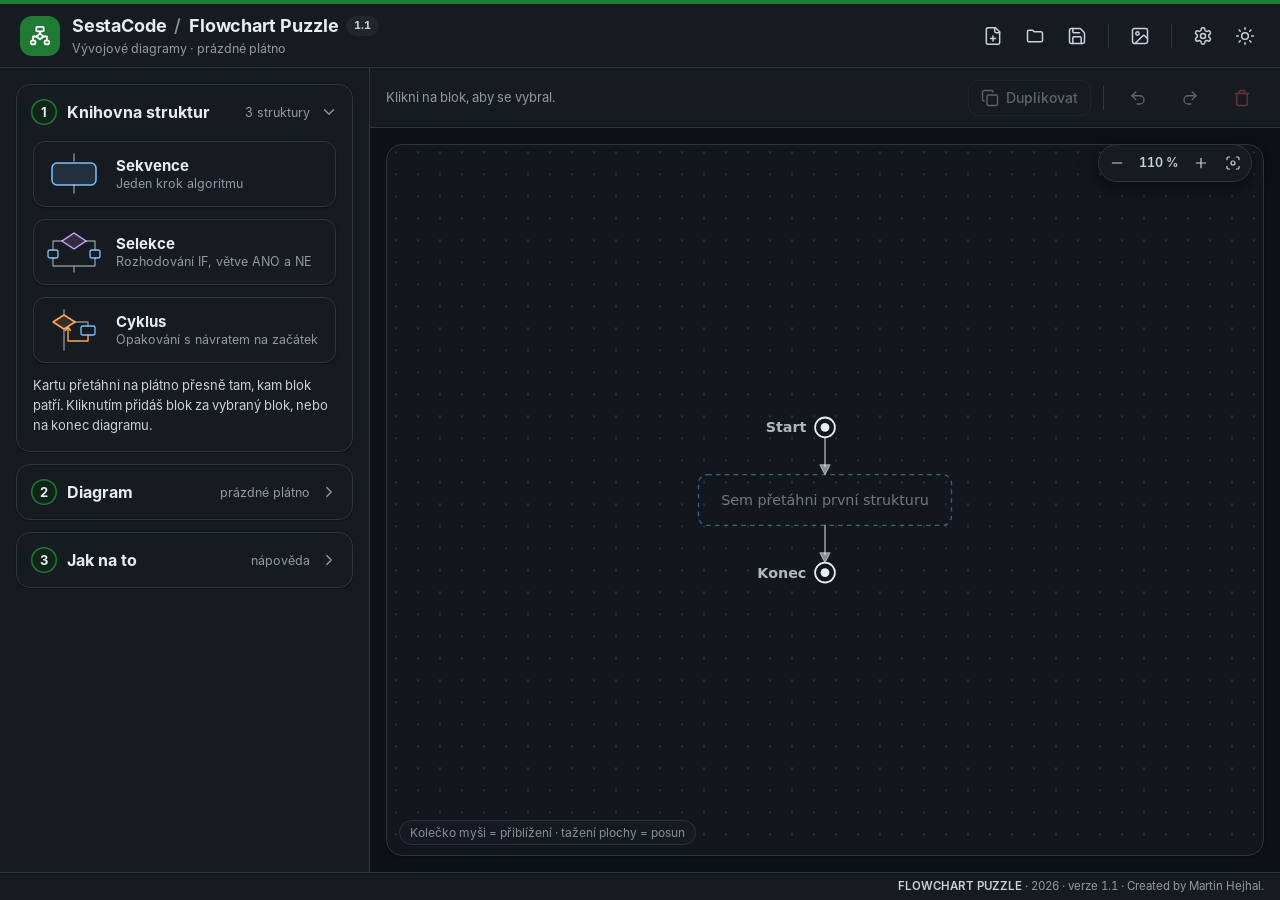
<file: flowchart/index.html>
<!DOCTYPE html>
<html lang="cs">
<head>
<meta charset="utf-8">
<meta name="viewport" content="width=device-width, initial-scale=1">
<title>Flowchart Puzzle – SestaCode</title>
<link rel="icon" href="data:image/svg+xml,%3Csvg xmlns='http://www.w3.org/2000/svg' viewBox='0 0 32 32'%3E%3Crect width='32' height='32' rx='9' fill='%231A7F37'/%3E%3Cpath d='m20 22 6-6-6-6M12 10l-6 6 6 6' fill='none' stroke='%23fff' stroke-width='2.4' stroke-linecap='round' stroke-linejoin='round'/%3E%3C/svg%3E">
<script>try{document.documentElement.dataset.theme=localStorage.getItem('sestacode-rezim')||'dark'}catch(e){document.documentElement.dataset.theme='dark'}</script>
<link rel="stylesheet" href="../shared/sesta.css?v=1.1.1">
<style>
/* ===== Flowchart Puzzle ===== */
:root{--fc-seq:#2563EB;--fc-seq-f:#EAF2FF;--fc-if:#7C3AED;--fc-if-f:#F3EBFF;--fc-loop:#EA580C;--fc-loop-f:#FFF1E5;--fc-line:#57606A}
[data-theme="dark"]{--fc-seq:#79C0FF;--fc-seq-f:rgba(121,192,255,.12);--fc-if:#D2A8FF;--fc-if-f:rgba(210,168,255,.14);--fc-loop:#FFA657;--fc-loop-f:rgba(255,166,87,.14);--fc-line:rgba(230,237,243,.55)}
.libcard{display:flex;align-items:center;gap:14px;width:100%;padding:10px 12px;border-radius:12px;border:1px solid var(--border);background:var(--bg-app);cursor:grab;text-align:left;transition:background .15s,border-color .15s;touch-action:none;box-shadow:var(--sh-1)}
.libcard:hover{background:var(--bg-subtle)}
.libcard[data-type="seq"]:hover{border-color:var(--fc-seq)}
.libcard[data-type="if"]:hover{border-color:var(--fc-if)}
.libcard[data-type="loop"]:hover{border-color:var(--fc-loop)}
.libcard svg{flex:none;fill:none;stroke-linecap:round;stroke-linejoin:round}
.libcard .t{font-size:15px;font-weight:700;color:var(--text)}
.libcard .d{font-size:12.5px;color:var(--muted);margin-top:1px;line-height:1.35}
.pv-line{stroke:var(--fc-line)} .pv-seq{stroke:var(--fc-seq);fill:var(--fc-seq-f)} .pv-seq-o{stroke:var(--fc-seq)}
.pv-if{stroke:var(--fc-if);fill:var(--fc-if-f)} .pv-loop{stroke:var(--fc-loop);fill:var(--fc-loop-f)} .pv-ret{stroke:var(--fc-loop)}
.fc-tips{margin:0;padding-left:18px;color:var(--text-2);line-height:1.55;font-size:13.5px}
.fc-tips li{margin-bottom:4px}
.fc-canvas{background-color:var(--bg-canvas);background-image:radial-gradient(circle, var(--grid-dot) 1.1px, transparent 1.5px);background-size:20px 20px}
#fcSvg{position:absolute;inset:0;width:100%;height:100%;display:block;touch-action:none;user-select:none}
#fcSvg.panning{cursor:grabbing}
.blk{cursor:grab}
.blk .shape{transition:stroke-width .12s}
.blk:hover .shape{stroke-width:2.3px}
.blk .shape.sel{stroke-width:2.6px}
.fc-hint{position:absolute;left:12px;bottom:10px;font-size:12px;color:var(--muted);pointer-events:none;background:var(--bg-app);border:1px solid var(--border);padding:3px 10px;border-radius:999px;opacity:.92}
#fcSel{overflow:hidden;text-overflow:ellipsis;min-width:0}
#fcSel b{color:var(--text)}
.fc-ghost{position:fixed;left:0;top:0;z-index:80;pointer-events:none;display:flex;align-items:center;gap:8px;padding:6px 12px 6px 8px;border-radius:12px;background:var(--bg-app);color:var(--text);border:1px solid var(--border);box-shadow:var(--sh-3);font-size:14px;font-weight:500}
.fc-ghost[hidden]{display:none}
body.dragging, body.dragging *{cursor:grabbing !important;user-select:none}
</style>
</head>
<body>
<main class="s-main"><div class="c-app">
  <aside class="c-side" id="side">
    <section class="c-card">
      <button class="c-card-h" type="button"><span class="c-num">1</span><span class="c-ttl">Knihovna struktur</span><span class="c-meta">3 struktury</span></button>
      <div class="c-card-b">
        <button class="libcard" type="button" data-type="seq" aria-label="Přidat sekvenci">
          <svg width="56" height="44" viewBox="0 0 56 44"><path class="pv-line" d="M28 2v7" stroke-width="1.4"/><rect class="pv-seq" x="6" y="11" width="44" height="22" rx="5" stroke-width="1.5"/><path class="pv-line" d="M28 33v8" stroke-width="1.4"/></svg>
          <span><span class="t">Sekvence</span><span class="d" style="display:block">Jeden krok algoritmu</span></span>
        </button>
        <button class="libcard" type="button" data-type="if" aria-label="Přidat selekci IF">
          <svg width="56" height="44" viewBox="0 0 56 44"><path class="pv-if" d="M28 3l12 8-12 8-12-8z" stroke-width="1.5"/><path class="pv-line" d="M16 11H7v9M40 11h9v9" stroke-width="1.4"/><rect class="pv-seq-o" x="2" y="20" width="10" height="8" rx="2" stroke-width="1.3"/><rect class="pv-seq-o" x="44" y="20" width="10" height="8" rx="2" stroke-width="1.3"/><path class="pv-line" d="M7 28v8h42v-8M28 36v6" stroke-width="1.4"/></svg>
          <span><span class="t">Selekce</span><span class="d" style="display:block">Rozhodování IF, větve ANO a NE</span></span>
        </button>
        <button class="libcard" type="button" data-type="loop" aria-label="Přidat cyklus">
          <svg width="56" height="44" viewBox="0 0 56 44"><path class="pv-line" d="M18 2v5" stroke-width="1.4"/><path class="pv-loop" d="M18 7l11 7-11 7-11-7z" stroke-width="1.5"/><path class="pv-line" d="M29 14h13v4" stroke-width="1.4"/><rect class="pv-seq-o" x="35" y="18" width="14" height="9" rx="2" stroke-width="1.3"/><path class="pv-ret" d="M42 27v6H22v-13" stroke-width="1.4"/><path class="pv-ret" d="M19.5 22.5L22 19l2.5 3.5" stroke-width="1.4"/><path class="pv-line" d="M18 21v21" stroke-width="1.4"/></svg>
          <span><span class="t">Cyklus</span><span class="d" style="display:block">Opakování s návratem na začátek</span></span>
        </button>
        <p class="c-hint">Kartu přetáhni na plátno přesně tam, kam blok patří. Kliknutím přidáš blok za vybraný blok, nebo na konec diagramu.</p>
      </div>
    </section>
    <section class="c-card">
      <button class="c-card-h" type="button"><span class="c-num">2</span><span class="c-ttl">Diagram</span><span class="c-meta" id="fcMeta"></span></button>
      <div class="c-card-b">
        <div class="c-tiles" id="fcTiles"></div>
        <div class="c-info"><i data-i="info"></i><span>Rozpracovaný diagram se drží do zavření prohlížeče. Natrvalo ho ulož tlačítkem Uložit v hlavičce.</span></div>
      </div>
    </section>
    <section class="c-card">
      <button class="c-card-h" type="button"><span class="c-num">3</span><span class="c-ttl">Jak na to</span><span class="c-meta">nápověda</span></button>
      <div class="c-card-b">
        <ul class="fc-tips">
          <li>Blok přesuneš tažením. S IF a cyklem se přesouvá i všechno, co je v nich vnořené – chyť je za kosočtverec.</li>
          <li>Při tažení se zvýrazní místo, kam blok vložíš. Prázdná větev má pole se znaménkem +.</li>
          <li>Kolečko myši plátno přibližuje, tažením prázdné plochy plátno posuneš.</li>
          <li>Smazání vrátíš tlačítkem Vrátit v oznámení nebo klávesami <kbd class="c-k">Ctrl</kbd> + <kbd class="c-k">Z</kbd>.</li>
        </ul>
      </div>
    </section>
  </aside>
  <section class="c-work">
    <div class="c-tb">
      <span class="c-prog" id="fcSel"></span>
      <span class="c-grow"></span>
      <button class="c-tool" type="button" id="tDup" data-tip="Duplikovat vybraný blok" data-key="Ctrl+D" aria-label="Duplikovat vybraný blok"><i data-i="copy"></i>Duplikovat</button>
      <span class="c-tsep"></span>
      <button class="c-tool ghost" type="button" id="tUndo" data-tip="Zpět" data-key="Ctrl+Z" aria-label="Zpět"><i data-i="undo"></i></button>
      <button class="c-tool ghost" type="button" id="tRedo" data-tip="Znovu" data-key="Ctrl+Y" aria-label="Znovu"><i data-i="redo"></i></button>
      <button class="c-tool ghost danger" type="button" id="tDel" data-tip="Smazat vybraný blok" data-key="Delete" aria-label="Smazat vybraný blok"><i data-i="trash"></i></button>
    </div>
    <div class="c-area">
      <div class="c-sheet fc-canvas" id="fcCanvas">
        <svg id="fcSvg" xmlns="http://www.w3.org/2000/svg" aria-label="Plátno vývojového diagramu"><g id="fcVp"><g id="fcContent"></g><g id="fcOverlay"></g></g></svg>
        <div class="fc-hint">Kolečko myši = přiblížení · tažení plochy = posun</div>
      </div>
    </div>
    <div class="c-zoom" aria-label="Přiblížení">
      <button type="button" id="tZoomOut" data-tip="Oddálit" aria-label="Oddálit"><i data-i="minus"></i></button>
      <span id="fcZoom">100 %</span>
      <button type="button" id="tZoomIn" data-tip="Přiblížit" aria-label="Přiblížit"><i data-i="plus"></i></button>
      <button type="button" id="tFit" data-tip="Vycentrovat diagram" aria-label="Vycentrovat diagram"><i data-i="focus"></i></button>
    </div>
  </section>
</div></main>
<div class="fc-ghost" id="dragGhost" hidden></div>
<script src="../shared/apps.js?v=1.1.1"></script>
<script src="../shared/sesta-shell.js?v=1.1.1"></script>
<script>
'use strict';
/* Flowchart Puzzle – vývojové diagramy (sekvence, selekce, cyklus, vnořování)
   Moduly: DiagramHistory (undo/redo), FlowchartEngine (model, rozložení, SVG), DragDropController (tažení) */
const $ = id => document.getElementById(id);
const esc = SESTA.esc;
const clamp = (v, a, b) => Math.max(a, Math.min(b, v));

/* Malé náhledy tvarů pro ghost při tažení */
const Shapes = {
  miniShape(type){
    if(type === 'seq') return '<svg width="30" height="22" viewBox="0 0 30 22"><rect x="2" y="4" width="26" height="14" rx="3.5" style="fill:var(--fc-seq-f);stroke:var(--fc-seq)" stroke-width="1.5"/></svg>';
    const c = type === 'if' ? 'if' : 'loop';
    return '<svg width="30" height="22" viewBox="0 0 30 22"><path d="M15 2l12 9-12 9-12-9z" style="fill:var(--fc-' + c + '-f);stroke:var(--fc-' + c + ')" stroke-width="1.5" stroke-linejoin="round"/></svg>';
  }
};

/* =====================================================================
   DiagramHistory – undo / redo pomocí snímků modelu
   ===================================================================== */
const DiagramHistory = (() => {
  const LIMIT = 150;
  let undo = [], redo = [];
  return {
    push(snap){ undo.push(snap); if(undo.length > LIMIT) undo.shift(); redo = []; },
    undo(current){ if(!undo.length) return null; redo.push(current); return undo.pop(); },
    redo(current){ if(!redo.length) return null; undo.push(current); return redo.pop(); },
    canUndo: () => undo.length > 0,
    canRedo: () => redo.length > 0
  };
})();

/* =====================================================================
   FlowchartEngine – datový model, operace, rozložení a SVG renderování
   ===================================================================== */
const FlowchartEngine = (() => {
  /* ---------- Konfigurace ---------- */
  // Typy struktur a jejich vkládací oblasti (větve)
  const TYPES = {
    seq:  { name:'Sekvence',     slots:[] },
    if:   { name:'Selekce (IF)', slots:['yes','no'] },
    loop: { name:'Cyklus',       slots:['body'] }
  };
  const SLOT_NAME = { yes:'větev ANO', no:'větev NE', body:'tělo cyklu', root:'hlavní diagram' };
  // Podle referenčního obrázku: NE vlevo, ANO vpravo. Změnou na 'left' se větve prohodí.
  const YES_SIDE = 'right';
  // Rozměry (v jednotkách diagramu)
  const D = { seqW:128, seqH:42, dW:104, dH:58, gap:34, slotW:76, slotH:30, rootSlotW:230, rootSlotH:46,
              drop:26, colGap:36, merge:24, loopPad:30, ret:20, tail:16 };
  // Barevná témata: obrazovka (tmavé) a export PNG (světlé, pro tisk)
  const THEMES = {
    dark:  { line:'rgba(230,237,243,.55)', seqFill:'rgba(121,192,255,.10)', seqStroke:'#79c0ff',
             ifFill:'rgba(210,168,255,.12)', ifStroke:'#d2a8ff', loopFill:'rgba(255,166,87,.12)', loopStroke:'#ffa657',
             ret:'#ffa657', yes:'#56d364', no:'#ff7b72', pillBg:'#12171E', text:'rgba(230,237,243,.75)', term:'#e6edf3',
             slot:'rgba(121,192,255,.42)', slotText:'rgba(230,237,243,.45)', sel:'#2EA043', drop:'#2EA043', dropFg:'#FFFFFF' },
    light: { line:'#57606A', seqFill:'#EAF2FF', seqStroke:'#2563EB',
             ifFill:'#F3EBFF', ifStroke:'#7C3AED', loopFill:'#FFF1E5', loopStroke:'#EA580C',
             ret:'#EA580C', yes:'#1A7F37', no:'#CF222E', pillBg:'#FFFFFF', text:'#424A53', term:'#1F2328',
             slot:'#8C959F', slotText:'#8C959F', sel:'#116329', drop:'#116329', dropFg:'#FFFFFF' }
  };

  /* ---------- Stav ---------- */
  let m = emptyModel();        // datový model
  let sel = null;              // ID vybraného bloku
  let dragIds = null;          // Set ID právě přesouvaného podstromu
  let last = null;             // výsledek posledního renderu (vkládací body, oblasti, rozměry)
  const view = { tx:0, ty:0, k:1 };
  let fitted = false;

  /* ---------- Datový model (stromová struktura) ----------
     model = { nodes: { id: Node }, root: [id, ...], seq: počítadlo ID }
     Node  = { id, type, parent (ID rodiče | null), slot ('root' | 'yes' | 'no' | 'body'),
               slots: { yes:[], no:[] } | { body:[] } | {}, layout: {} }               */
  function emptyModel(){ return { nodes:{}, root:[], seq:1 }; }
  function newId(){ let id; do { id = 'b' + (m.seq++); } while(m.nodes[id]); return id; }
  function makeNode(type){
    const id = newId(), slots = {};
    TYPES[type].slots.forEach(s => slots[s] = []);
    return (m.nodes[id] = { id, type, parent:null, slot:'root', slots, layout:{} });
  }
  const listOf = ref => ref.parent === null ? m.root : m.nodes[ref.parent].slots[ref.slot];
  const refOf = id => ({ parent: m.nodes[id].parent, slot: m.nodes[id].slot });
  const childrenOf = n => TYPES[n.type].slots.flatMap(s => n.slots[s]);
  const refKey = ref => (ref.parent === null ? 'root' : ref.parent + '/' + ref.slot);
  // Je „anc“ předkem uzlu „id“ (nebo jím samým)?
  function isAncestor(anc, id){
    let cur = id, guard = 0;
    while(cur !== null && cur !== undefined && guard++ < 10000){
      if(cur === anc) return true;
      cur = m.nodes[cur] ? m.nodes[cur].parent : null;
    }
    return false;
  }
  // Zákaz vložení struktury do sebe sama nebo do vlastního potomka
  function canDrop(id, ref){ if(!id || ref.parent === null) return true; return !isAncestor(id, ref.parent); }
  function subtree(id){ const out = [id]; childrenOf(m.nodes[id]).forEach(c => out.push(...subtree(c))); return out; }
  function levelOf(id){ let d = 1, cur = m.nodes[id].parent; while(cur !== null){ d++; cur = m.nodes[cur].parent; } return d; }
  function maxLevel(){ let mx = 0; Object.keys(m.nodes).forEach(id => { mx = Math.max(mx, levelOf(id)); }); return mx; }

  /* ---------- Operace nad modelem (každá je jeden krok historie) ---------- */
  const snapshot = () => JSON.stringify(m);
  function commit(fn){
    const before = snapshot();
    if(fn() === false) return false;
    DiagramHistory.push(before);
    afterChange();
    return true;
  }
  function insertAt(id, ref, index){
    const list = listOf(ref);
    list.splice(clamp(index, 0, list.length), 0, id);
    const n = m.nodes[id]; n.parent = ref.parent; n.slot = ref.parent === null ? 'root' : ref.slot;
  }
  function detach(id){ const list = listOf(refOf(id)), i = list.indexOf(id); if(i >= 0) list.splice(i, 1); }
  function addBlock(type, ref, index){
    if(!TYPES[type]) return null;
    let nid = null;
    commit(() => { const n = makeNode(type); insertAt(n.id, ref, index); nid = n.id; });
    select(nid, true);
    return nid;
  }
  // Kliknutí na kartu v knihovně: za vybraný blok, jinak na konec diagramu
  function addByClick(type){
    if(sel && m.nodes[sel]){ const ref = refOf(sel); return addBlock(type, ref, listOf(ref).indexOf(sel) + 1); }
    return addBlock(type, { parent:null, slot:'root' }, m.root.length);
  }
  function moveBlock(id, ref, index){
    if(!m.nodes[id] || !canDrop(id, ref)) return false;
    const cur = refOf(id), ci = listOf(cur).indexOf(id);
    const same = refKey(cur) === refKey(ref);
    if(same && (index === ci || index === ci + 1)) return false;   // pozice se nemění
    const ok = commit(() => { detach(id); insertAt(id, ref, same && ci < index ? index - 1 : index); });
    if(ok) select(id, true);
    return ok;
  }
  // Hluboká kopie podstromu s novými ID (žádné duplicitní identifikátory)
  function cloneSub(id){
    const src = m.nodes[id], n = makeNode(src.type);
    n.layout = Object.assign({}, src.layout);
    TYPES[src.type].slots.forEach(s => {
      n.slots[s] = src.slots[s].map(cid => { const c = cloneSub(cid); m.nodes[c].parent = n.id; m.nodes[c].slot = s; return c; });
    });
    return n.id;
  }
  function duplicate(id = sel){
    if(!id || !m.nodes[id]) return null;
    let nid = null;
    commit(() => { const ref = refOf(id), i = listOf(ref).indexOf(id); nid = cloneSub(id); insertAt(nid, ref, i + 1); });
    select(nid, true);
    return nid;
  }
  function remove(id = sel){
    if(!id || !m.nodes[id]) return false;
    const all = subtree(id);
    const name = TYPES[m.nodes[id].type].name, n = all.length;
    commit(() => { detach(id); all.forEach(x => delete m.nodes[x]); });
    if(!m.nodes[sel]) sel = null;
    render(); updateTools();
    SESTA.toast('Smazáno: ' + name + (n > 1 ? ' a ' + (n - 1) + ' vnořených' : ''), { action:{ label:'Vrátit', run:undo } });
    return true;
  }
  // Nový diagram (tlačítko Nový v hlavičce; při neuložené práci se kostra nejdřív zeptá)
  function clearAll(){
    commit(() => { if(!m.root.length) return false; const seq = m.seq; m = emptyModel(); m.seq = seq; });
    sel = null; render(); updateTools(); fit();
  }
  function undo(){ const s = DiagramHistory.undo(snapshot()); if(s){ m = JSON.parse(s); if(sel && !m.nodes[sel]) sel = null; afterChange(); } }
  function redo(){ const s = DiagramHistory.redo(snapshot()); if(s){ m = JSON.parse(s); if(sel && !m.nodes[sel]) sel = null; afterChange(); } }
  function afterChange(){ persist(); SESTA.changed(); render(); updateTools(); }
  function select(id, reveal){
    sel = id && m.nodes[id] ? id : null;
    render(); updateTools();
    if(reveal && sel) ensureVisible(sel);
  }

  /* ---------- Serializace, validace, ukládání ---------- */
  const LEGACY_FORMAT = 'sestacode-junior-flowchart';   // soubory ze SESTA.CODE Junior
  function toData(){
    const ser = id => { const n = m.nodes[id], o = { id:n.id, type:n.type };
      TYPES[n.type].slots.forEach(s => o[s] = n.slots[s].map(ser)); return o; };
    return { blocks:m.root.map(ser) };
  }
  function validate(data){
    if(!data || typeof data !== 'object' || Array.isArray(data)) throw new Error('soubor neobsahuje diagram.');
    if(!Array.isArray(data.blocks)) throw new Error('v souboru chybí seznam bloků.');
    let count = 0; const ids = new Set();
    const check = (b, depth) => {
      if(depth > 40) throw new Error('diagram je vnořený příliš hluboko.');
      if(++count > 1000) throw new Error('diagram obsahuje příliš mnoho bloků.');
      if(!b || typeof b !== 'object' || Array.isArray(b)) throw new Error('soubor obsahuje neplatný blok.');
      if(!Object.prototype.hasOwnProperty.call(TYPES, b.type)) throw new Error('neznámý typ bloku: ' + String(b.type).slice(0,20));
      if(b.id !== undefined){
        if(typeof b.id !== 'string' || !b.id) throw new Error('blok má neplatné ID.');
        if(ids.has(b.id)) throw new Error('diagram obsahuje duplicitní ID bloku: ' + b.id.slice(0,20));
        ids.add(b.id);
      }
      TYPES[b.type].slots.forEach(s => {
        if(!Array.isArray(b[s])) throw new Error('blok „' + TYPES[b.type].name + '“ nemá platnou část: ' + SLOT_NAME[s] + '.');
        b[s].forEach(c => check(c, depth + 1));
      });
    };
    data.blocks.forEach(b => check(b, 1));
    return true;
  }
  // Ze stromu vytvoří nový model; ID se přidělí znovu, takže nemůže dojít ke kolizi
  function fromTree(data){
    validate(data);
    const prev = m; m = emptyModel();
    const build = (b, ref) => { const n = makeNode(b.type); insertAt(n.id, ref, listOf(ref).length);
      TYPES[b.type].slots.forEach(s => b[s].forEach(c => build(c, { parent:n.id, slot:s }))); };
    try { data.blocks.forEach(b => build(b, { parent:null, slot:'root' })); }
    catch(e){ m = prev; throw e; }
    const res = m; m = prev; return res;
  }
  // Rozpracovaný diagram se drží jen v paměti panelu prohlížeče (do zavření); trvale jen do souboru
  function persist(){ SESTA.store.set('diagram', toData()); }
  function legacy(o){ return (o && o.format === LEGACY_FORMAT && Array.isArray(o.blocks)) ? { blocks:o.blocks } : null; }
  // Otevření souboru (volá kostra); vadný soubor vyhodí chybu a nic se nepřepíše
  function load(data){
    const nm = fromTree(data);
    commit(() => { m = nm; });
    sel = null; render(); updateTools(); fit();
  }
  function loadSaved(){
    const d = SESTA.store.get('diagram', null);
    if(!d) return;
    try { m = fromTree(d); } catch(e){ m = emptyModel(); }
  }

  /* ---------- Rozložení (shora dolů) ----------
     Každá struktura se měří relativně ke své svislé ose:
     left / right = rozsah vlevo a vpravo od osy, h = výška; vstup nahoře na ose, výstup dole na ose. */
  function mList(ids, cache, root){
    if(!ids.length){
      const w = root ? D.rootSlotW : D.slotW, h = root ? D.rootSlotH : D.slotH;
      return { left:-w/2, right:w/2, h, ys:[], empty:true, sw:w };
    }
    let y = 0, left = -D.seqW/2, right = D.seqW/2; const ys = [];
    ids.forEach((id, i) => {
      const s = mNode(id, cache); ys.push(y);
      left = Math.min(left, s.left); right = Math.max(right, s.right);
      y += s.h + (i < ids.length - 1 ? D.gap : 0);
    });
    return { left, right, h:y, ys, empty:false };
  }
  function mNode(id, cache){
    if(cache.has(id)) return cache.get(id);
    const n = m.nodes[id]; let r;
    if(n.type === 'seq'){
      r = { left:-D.seqW/2, right:D.seqW/2, h:D.seqH };
    } else if(n.type === 'if'){
      const yes = mList(n.slots.yes, cache), no = mList(n.slots.no, cache);
      const L = YES_SIDE === 'right' ? no : yes, R = YES_SIDE === 'right' ? yes : no;
      const off = D.dW/2 + 26;
      const lx = Math.min(-off, -D.colGap/2 - L.right);
      const rx = Math.max(off, D.colGap/2 - R.left);
      const bt = D.dH/2 + D.drop;
      const my = bt + Math.max(L.h, R.h) + D.merge;
      r = { left:Math.min(lx + L.left, -D.dW/2 - 40), right:Math.max(rx + R.right, D.dW/2 + 40), h:my,
            lx, rx, bt, my, L, R, Lslot: YES_SIDE === 'right' ? 'no' : 'yes', Rslot: YES_SIDE === 'right' ? 'yes' : 'no' };
    } else {
      const B = mList(n.slots.body, cache);
      const bx = D.dW/2 + D.loopPad - B.left;
      const bt = D.dH/2 + D.drop, bb = bt + B.h, ry = bb + D.ret;
      r = { left:-D.dW/2 - 8, right:bx + B.right, h:Math.max(ry + D.tail, D.dH + 34), bx, bt, bb, ry, B };
    }
    cache.set(id, r);
    return r;
  }

  /* ---------- Renderování do SVG ----------
     mode 'edit' = plátno (prázdné větve mají vkládací pole), 'export' = PNG (prázdná větev je jen čára) */
  const f1 = v => (Math.round(v*10)/10);
  const pt = p => f1(p[0]) + ' ' + f1(p[1]);
  // Lomená čára se zaoblenými rohy
  function rpath(pts, r = 8){
    let d = 'M' + pt(pts[0]);
    for(let i = 1; i < pts.length - 1; i++){
      const [x0,y0] = pts[i-1], [x1,y1] = pts[i], [x2,y2] = pts[i+1];
      const l1 = Math.hypot(x1-x0, y1-y0), l2 = Math.hypot(x2-x1, y2-y1);
      const rr = Math.min(r, l1/2, l2/2);
      if(rr < 0.5){ d += ' L' + pt(pts[i]); continue; }
      d += ' L' + pt([x1-(x1-x0)/l1*rr, y1-(y1-y0)/l1*rr]) + ' Q' + pt(pts[i]) + ' ' + pt([x1+(x2-x1)/l2*rr, y1+(y2-y1)/l2*rr]);
    }
    return d + ' L' + pt(pts[pts.length-1]);
  }
  function build(mode, themeName, dimSet){
    const T = THEMES[themeName], edit = mode === 'edit', cache = new Map();
    const Bk = [], Ln = [], Sh = [], Lb = [];           // vrstvy: pozadí, čáry, tvary, štítky
    const ins = [], regions = {}, ext = {};
    const op = d => d ? ' opacity=".25"' : '';
    const line = (pts, d, color) => Ln.push('<path d="' + rpath(pts) + '" fill="none" stroke="' + (color || T.line) + '" stroke-width="1.6" stroke-linecap="round" stroke-linejoin="round"' + op(d) + '/>');
    // Čára zakončená šipkou (hrot přesně v posledním bodě)
    function arrow(pts, d, color){
      const c = color || T.line, p2 = pts[pts.length-1], p1 = pts[pts.length-2];
      const L = Math.hypot(p2[0]-p1[0], p2[1]-p1[1]) || 1, ux = (p2[0]-p1[0])/L, uy = (p2[1]-p1[1])/L;
      const hl = 9, hw = 4.6;
      if(L > hl) line(pts.slice(0,-1).concat([[p2[0]-ux*(hl-1.5), p2[1]-uy*(hl-1.5)]]), d, c);
      const bx = p2[0]-ux*hl, by = p2[1]-uy*hl;
      Ln.push('<path d="M' + pt(p2) + ' L' + pt([bx-uy*hw, by+ux*hw]) + ' L' + pt([bx+uy*hw, by-ux*hw]) + 'Z" fill="' + c + '" stroke="' + c + '" stroke-width="1" stroke-linejoin="round"' + op(d) + '/>');
    }
    function pill(cx, cy, text, color, d){
      const w = text.length*7.4 + 14, h = 18;
      Lb.push('<g' + op(d) + '><rect x="' + f1(cx-w/2) + '" y="' + f1(cy-h/2) + '" width="' + f1(w) + '" height="' + h + '" rx="9" fill="' + T.pillBg + '" stroke="' + color + '" stroke-width="1"/>' +
        '<text x="' + f1(cx) + '" y="' + f1(cy+3.9) + '" text-anchor="middle" font-family="Segoe UI, system-ui, sans-serif" font-size="10.5" font-weight="700" letter-spacing=".8" fill="' + color + '">' + text + '</text></g>');
    }
    const selCls = id => (edit && id === sel) ? ' sel' : '';
    function diamond(x, y, id, type, d){
      const fill = type === 'if' ? T.ifFill : T.loopFill, st = type === 'if' ? T.ifStroke : T.loopStroke;
      const p = [[x, y], [x + D.dW/2, y + D.dH/2], [x, y + D.dH], [x - D.dW/2, y + D.dH/2]];
      Sh.push('<g class="blk" data-id="' + id + '"' + op(d) + '><polygon class="shape' + selCls(id) + '" points="' + p.map(pt).join(' ') + '" fill="' + fill + '" stroke="' + st + '" stroke-width="1.6" stroke-linejoin="round"/></g>');
    }
    function slotBox(x, y, w, h, root, d){
      Sh.push('<rect x="' + f1(x-w/2) + '" y="' + f1(y) + '" width="' + w + '" height="' + h + '" rx="8" fill="none" stroke="' + T.slot + '" stroke-width="1.2" stroke-dasharray="4 4"' + op(d) + '/>');
      Lb.push('<text x="' + f1(x) + '" y="' + f1(y + h/2 + 4.5) + '" text-anchor="middle" font-family="Segoe UI, system-ui, sans-serif" font-size="' + (root ? 13 : 15) + '" fill="' + T.slotText + '"' + op(d) + '>' + (root ? 'Sem přetáhni první strukturu' : '+') + '</text>');
    }
    // Seznam struktur pod sebou; parent kreslí přívodní čáru až k horní hraně seznamu
    function emitList(ids, ax, ay, ref, M, d){
      const w = clamp(M.right - M.left, 70, 170);
      regions[refKey(ref)] = { x1: ax + M.left - 12, x2: ax + M.right + 12, y1: ay - 14, y2: ay + M.h + 14 };
      if(M.empty){
        ins.push({ ref, index:0, x:ax, y:ay + M.h/2, w:M.sw, slot:{ x:ax - M.sw/2, y:ay, w:M.sw, h:M.h } });
        if(edit) slotBox(ax, ay, M.sw, M.h, ref.parent === null, d);
        else line([[ax, ay], [ax, ay + M.h]], d);
        return;
      }
      ids.forEach((id, i) => {
        const y = ay + M.ys[i], s = mNode(id, cache), dd = d || (dimSet && dimSet.has(id));
        ins.push({ ref, index:i, x:ax, y: i === 0 ? ay - 8 : y - D.gap/2, w });
        emitNode(id, ax, y, dd);
        if(i < ids.length - 1) arrow([[ax, y + s.h], [ax, ay + M.ys[i+1]]], d);
      });
      ins.push({ ref, index:ids.length, x:ax, y: ay + M.h + 10, w });
    }
    function emitNode(id, ax, ay, d){
      const n = m.nodes[id], s = mNode(id, cache);
      ext[id] = { x: ax + s.left, y: ay, w: s.right - s.left, h: s.h };
      if(edit && id === sel && n.type !== 'seq'){
        Bk.push('<rect x="' + f1(ax + s.left - 10) + '" y="' + f1(ay - 8) + '" width="' + f1(s.right - s.left + 20) + '" height="' + f1(s.h + 16) + '" rx="14" fill="rgba(121,192,255,.05)" stroke="' + T.sel + '" stroke-opacity=".75" stroke-width="1.2" stroke-dasharray="6 5"/>');
      }
      if(n.type === 'seq'){
        if(edit && id === sel) Bk.push('<rect x="' + f1(ax - D.seqW/2 - 5) + '" y="' + f1(ay - 5) + '" width="' + (D.seqW + 10) + '" height="' + (D.seqH + 10) + '" rx="13" fill="none" stroke="' + T.sel + '" stroke-opacity=".35" stroke-width="4"/>');
        Sh.push('<g class="blk" data-id="' + id + '"' + op(d) + '><rect class="shape' + selCls(id) + '" x="' + f1(ax - D.seqW/2) + '" y="' + f1(ay) + '" width="' + D.seqW + '" height="' + D.seqH + '" rx="9" fill="' + T.seqFill + '" stroke="' + T.seqStroke + '" stroke-width="1.6"/></g>');
        return;
      }
      const cy = ay + D.dH/2;
      diamond(ax, ay, id, n.type, d);
      if(n.type === 'if'){
        const lX = ax + s.lx, rX = ax + s.rx, bt = ay + s.bt, my = ay + s.my;
        const side = (X, vx, M, slot) => {
          const pts = [[vx, cy], [X, cy], [X, bt]];
          if(M.empty && !edit) line(pts, d); else arrow(pts, d);
          emitList(n.slots[slot], X, bt, { parent:id, slot }, M, d);
          arrow([[X, bt + M.h], [X, my], [ax + (X < ax ? -3.5 : 3.5), my]], d);
        };
        side(lX, ax - D.dW/2, s.L, s.Lslot);
        side(rX, ax + D.dW/2, s.R, s.Rslot);
        Ln.push('<circle cx="' + f1(ax) + '" cy="' + f1(my) + '" r="3.4" fill="' + T.line + '"' + op(d) + '/>');
        const lab = slot => slot === 'yes' ? ['ANO', T.yes] : ['NE', T.no];
        const a = lab(s.Lslot), b = lab(s.Rslot);
        pill(ax - D.dW/2 - 21, cy - 13, a[0], a[1], d);
        pill(ax + D.dW/2 + 21, cy - 13, b[0], b[1], d);
      } else {
        const bX = ax + s.bx, bt = ay + s.bt, bb = ay + s.bb, ry = ay + s.ry, rx = ax + D.dW/4;
        const pts = [[ax + D.dW/2, cy], [bX, cy], [bX, bt]];
        if(s.B.empty && !edit) line(pts, d); else arrow(pts, d);
        emitList(n.slots.body, bX, bt, { parent:id, slot:'body' }, s.B, d);
        // návratová šipka zpět na začátek cyklu
        arrow([[bX, bb], [bX, ry], [rx, ry], [rx, ay + D.dH*0.75 + 1]], d, T.ret);
        line([[ax, ay + D.dH], [ax, ay + s.h]], d);
        pill(ax + D.dW/2 + 21, cy - 13, 'ANO', T.yes, d);
        pill(ax - 21, ay + D.dH + 15, 'NE', T.no, d);
      }
    }
    // Kořen: Start → hlavní seznam → Konec
    const RM = mList(m.root, cache, true);
    const top = 9 + D.gap, endY = top + RM.h + D.gap + 9;
    const term = (y, label) => {
      Sh.push('<circle cx="0" cy="' + f1(y) + '" r="9" fill="none" stroke="' + T.term + '" stroke-width="1.6"/><circle cx="0" cy="' + f1(y) + '" r="4" fill="' + T.term + '"/>');
      Lb.push('<text x="-17" y="' + f1(y + 4.5) + '" text-anchor="end" font-family="Segoe UI, system-ui, sans-serif" font-size="13" font-weight="600" fill="' + T.text + '">' + label + '</text>');
    };
    term(0, 'Start');
    if(RM.empty && !edit) line([[0, 9], [0, top]]); else arrow([[0, 9], [0, top]]);
    emitList(m.root, 0, top, { parent:null, slot:'root' }, RM, false);
    arrow([[0, top + RM.h], [0, endY - 9]]);
    term(endY, 'Konec');
    regions.root = { x1: RM.left - 30, x2: RM.right + 30, y1: -20, y2: endY + 20 };
    const bounds = { minX: Math.min(RM.left, -70), maxX: Math.max(RM.right, 50), minY: -16, maxY: endY + 16 };
    return { svg: Bk.join('') + Ln.join('') + Sh.join('') + Lb.join(''), ins, regions, ext, bounds };
  }
  function render(){
    if(sel && !m.nodes[sel]) sel = null;
    last = build('edit', SESTA.theme(), dragIds);
    $('fcContent').innerHTML = last.svg;
    renderStats();
  }

  // Karta „Diagram“: počty bloků a hloubka vnoření
  function stats(){
    const c = { seq:0, if:0, loop:0 }; Object.values(m.nodes).forEach(n => c[n.type]++);
    return { total:Object.keys(m.nodes).length, seq:c.seq, if:c.if, loop:c.loop, depth:maxLevel() };
  }
  const plural = (n, a, b, c) => n === 1 ? a : (n >= 2 && n <= 4 ? b : c);
  function renderStats(){
    const s = stats();
    $('fcMeta').textContent = s.total ? s.total + ' ' + plural(s.total, 'blok', 'bloky', 'bloků') + ' · vnoření ' + s.depth : 'prázdné plátno';
    $('fcTiles').innerHTML = [[s.seq,'sekvence'],[s.if,'IF'],[s.loop,'cykly'],[s.depth,'vnoření']].map(x => '<div class="c-tile"><b>' + x[0] + '</b><span>' + x[1] + '</span></div>').join('');
    SESTA.refresh();
  }

  /* ---------- Zobrazení: posun a zoom ---------- */
  function applyView(){
    $('fcVp').setAttribute('transform', 'translate(' + f1(view.tx) + ',' + f1(view.ty) + ') scale(' + view.k.toFixed(4) + ')');
    const c = $('fcCanvas'), g = 20*view.k;
    c.style.backgroundSize = g + 'px ' + g + 'px';
    c.style.backgroundPosition = view.tx + 'px ' + view.ty + 'px';
    $('fcZoom').textContent = Math.round(view.k*100) + ' %';
  }
  const svgRect = () => $('fcSvg').getBoundingClientRect();
  function zoomAt(f, sx, sy){
    const k = clamp(view.k*f, 0.25, 2.5), r = k/view.k;
    view.tx = sx - (sx - view.tx)*r; view.ty = sy - (sy - view.ty)*r; view.k = k; applyView();
  }
  function zoomBy(f){ const r = svgRect(); zoomAt(f, r.width/2, r.height/2); }
  function fit(){
    const r = svgRect(); if(!r.width || !last) return;
    const b = last.bounds, bw = b.maxX - b.minX, bh = b.maxY - b.minY, pad = 44;
    const k = clamp(Math.min((r.width - pad*2)/bw, (r.height - pad*2)/bh, 1.1), 0.25, 2.5);
    view.k = k;
    view.tx = r.width/2 - k*(b.minX + bw/2);
    view.ty = bh*k < r.height - pad*2 ? r.height/2 - k*(b.minY + bh/2) : pad - k*b.minY;
    applyView();
  }
  function ensureVisible(id){
    const e = last && last.ext[id]; if(!e) return;
    const r = svgRect(); if(!r.width) return;
    const x1 = view.tx + e.x*view.k, y1 = view.ty + e.y*view.k, x2 = x1 + e.w*view.k, y2 = y1 + Math.min(e.h, 160)*view.k;
    if(x1 < 20 || y1 < 20 || x2 > r.width - 20 || y2 > r.height - 20){
      view.tx = r.width/2 - view.k*(e.x + e.w/2);
      view.ty = r.height/2 - view.k*(e.y + Math.min(e.h, 160)/2);
      applyView();
    }
  }
  function toDiagram(cx, cy){ const r = svgRect(); return { x:(cx - r.left - view.tx)/view.k, y:(cy - r.top - view.ty)/view.k }; }
  function overCanvas(cx, cy){ const r = svgRect(); return cx >= r.left && cx <= r.right && cy >= r.top && cy <= r.bottom; }

  /* ---------- Cíl vložení při tažení ---------- */
  function findTarget(cx, cy, movingId){
    if(!last) return null;
    const p = toDiagram(cx, cy), thr = 52/view.k;
    let best = null, bd = Infinity;
    last.ins.forEach(t => {
      if(movingId && !canDrop(movingId, t.ref)) return;
      let dd;
      if(t.slot && p.x >= t.slot.x - 6 && p.x <= t.slot.x + t.slot.w + 6 && p.y >= t.slot.y - 6 && p.y <= t.slot.y + t.slot.h + 6) dd = 0;
      else dd = Math.hypot(Math.max(0, Math.abs(p.x - t.x) - t.w/2), p.y - t.y);
      if(dd < bd){ bd = dd; best = t; }
    });
    return bd <= thr ? best : null;
  }
  function showDrop(t){
    const o = $('fcOverlay');
    if(!t){ o.innerHTML = ''; return; }
    const T = THEMES[SESTA.theme()];
    const rg = last.regions[refKey(t.ref)];
    let h = '';
    if(rg && t.ref.parent !== null) h += '<rect x="' + f1(rg.x1) + '" y="' + f1(rg.y1) + '" width="' + f1(rg.x2 - rg.x1) + '" height="' + f1(rg.y2 - rg.y1) + '" rx="12" fill="' + T.drop + '" fill-opacity=".06" stroke="' + T.drop + '" stroke-opacity=".6" stroke-width="1.2" stroke-dasharray="5 4"/>';
    if(t.slot){
      h += '<rect x="' + f1(t.slot.x) + '" y="' + f1(t.slot.y) + '" width="' + t.slot.w + '" height="' + t.slot.h + '" rx="8" fill="' + T.drop + '" fill-opacity=".2" stroke="' + T.drop + '" stroke-width="1.8"/>';
    } else {
      h += '<line x1="' + f1(t.x - t.w/2) + '" y1="' + f1(t.y) + '" x2="' + f1(t.x + t.w/2) + '" y2="' + f1(t.y) + '" stroke="' + T.drop + '" stroke-width="3.2" stroke-linecap="round"/>' +
           '<circle cx="' + f1(t.x) + '" cy="' + f1(t.y) + '" r="9.5" fill="' + T.drop + '"/><path d="M' + f1(t.x-4.5) + ' ' + f1(t.y) + 'h9M' + f1(t.x) + ' ' + f1(t.y-4.5) + 'v9" stroke="' + T.dropFg + '" stroke-width="2" stroke-linecap="round"/>';
    }
    o.innerHTML = h;
  }
  function setDragging(id){ dragIds = id ? new Set(subtree(id)) : null; render(); }

  /* ---------- Export PNG (bílé neprůhledné pozadí, hlavička s logem školy) ---------- */
  const loadImg = src => new Promise(res => { const i = new Image(); i.onload = () => res(i); i.onerror = () => res(null); i.src = src; });
  async function exportPNG(){
    const r = build('export', 'light', null), b = r.bounds, pad = 40, headH = 76;
    const w = Math.max(Math.ceil(b.maxX - b.minX + pad*2), 560), dh = Math.ceil(b.maxY - b.minY + pad*2);
    const vx = (b.minX + b.maxX)/2 - w/2;
    const svg = '<svg xmlns="http://www.w3.org/2000/svg" width="' + w + '" height="' + dh + '" viewBox="' + vx + ' ' + (b.minY - pad) + ' ' + w + ' ' + dh + '">' +
      '<rect x="' + vx + '" y="' + (b.minY - pad) + '" width="' + w + '" height="' + dh + '" fill="#ffffff"/>' + r.svg + '</svg>';
    const h = dh + headH;
    const scale = clamp(Math.min(2, 8000/Math.max(w, h)), 0.5, 2);
    const [img, logo] = await Promise.all([loadImg('data:image/svg+xml;charset=utf-8,' + encodeURIComponent(svg)), loadImg('../shared/logo-skoly.png')]);
    if(!img){ SESTA.toast('Export PNG se nepodařil.', { kind:'err' }); return; }
    const c = document.createElement('canvas');
    c.width = Math.round(w*scale); c.height = Math.round(h*scale);
    const ctx = c.getContext('2d');
    ctx.scale(scale, scale);
    ctx.fillStyle = '#ffffff'; ctx.fillRect(0, 0, w, h);
    // hlavička: logo školy, název školy, název dokumentu, datum
    let x = 24;
    if(logo){ const lh = 44, lw = logo.width / logo.height * lh; ctx.drawImage(logo, x, 16, lw, lh); x += lw + 14; }
    ctx.fillStyle = '#1F2328'; ctx.font = '600 15px Inter, "Segoe UI", sans-serif'; ctx.textBaseline = 'alphabetic';
    ctx.fillText('Základní škola Šestajovice', x, 34);
    ctx.fillStyle = '#59636E'; ctx.font = '400 12.5px Inter, "Segoe UI", sans-serif';
    ctx.fillText('Vývojový diagram · Flowchart Puzzle · SestaCode', x, 53);
    ctx.textAlign = 'right'; ctx.fillText(new Date().toLocaleDateString('cs-CZ'), w - 24, 34); ctx.textAlign = 'left';
    ctx.fillStyle = '#D8DEE4'; ctx.fillRect(24, headH - 6, w - 48, 1);
    ctx.drawImage(img, 0, headH, w, dh);
    c.toBlob(bl => {
      if(!bl){ SESTA.toast('Export PNG se nepodařil.', { kind:'err' }); return; }
      const name = SESTA.fileName(['diagram', SESTA.today()], 'png');
      SESTA.download(bl, name);
      SESTA.toast('Exportováno: ' + name, { kind:'ok' });
    }, 'image/png');
  }

  /* ---------- Panel nástrojů ---------- */
  function updateTools(){
    if(sel && !m.nodes[sel]) sel = null;
    $('tDup').disabled = !sel; $('tDel').disabled = !sel;
    $('tUndo').disabled = !DiagramHistory.canUndo(); $('tRedo').disabled = !DiagramHistory.canRedo();
    let h;
    if(sel){
      const n = m.nodes[sel];
      h = 'Vybráno: <b>' + TYPES[n.type].name + '</b> · úroveň ' + levelOf(sel) + ' · ' + SLOT_NAME[n.slot];
      if(n.type !== 'seq') h += ' · uvnitř ' + (subtree(sel).length - 1);
    } else h = 'Klikni na blok, aby se vybral.';
    $('fcSel').innerHTML = h;
  }

  /* ---------- Události plátna ---------- */
  function bindCanvas(){
    const svg = $('fcSvg');
    svg.addEventListener('pointerdown', e => {
      if(e.button !== 0) return;
      const g = e.target.closest('[data-id]');
      if(g){
        const id = g.dataset.id;
        select(id);
        DragDropController.press('move', id, e, null);
        return;
      }
      // posun plátna
      const sx = e.clientX, sy = e.clientY, tx = view.tx, ty = view.ty; let moved = false;
      svg.setPointerCapture(e.pointerId); svg.classList.add('panning');
      const mv = ev => { const dx = ev.clientX - sx, dy = ev.clientY - sy; if(Math.abs(dx) + Math.abs(dy) > 3) moved = true; view.tx = tx + dx; view.ty = ty + dy; applyView(); };
      const up = () => { svg.removeEventListener('pointermove', mv); svg.removeEventListener('pointerup', up); svg.removeEventListener('pointercancel', up); svg.classList.remove('panning'); if(!moved) select(null); };
      svg.addEventListener('pointermove', mv); svg.addEventListener('pointerup', up); svg.addEventListener('pointercancel', up);
    });
    svg.addEventListener('wheel', e => {
      e.preventDefault();
      const r = svgRect(), f = Math.exp(-clamp(e.deltaY, -120, 120)*0.0018);
      zoomAt(f, e.clientX - r.left, e.clientY - r.top);
    }, { passive:false });
    // Knihovna struktur: tažení nebo kliknutí
    document.querySelectorAll('.libcard').forEach(c => {
      c.addEventListener('pointerdown', e => {
        if(e.button !== 0) return;
        DragDropController.press('new', c.dataset.type, e, () => addByClick(c.dataset.type));
      });
      c.addEventListener('click', e => { if(e.detail === 0) addByClick(c.dataset.type); }); // ovládání klávesnicí
    });
    $('tDup').onclick = () => duplicate();
    $('tDel').onclick = () => remove();
    $('tUndo').onclick = undo; $('tRedo').onclick = redo;
    $('tZoomIn').onclick = () => zoomBy(1.2); $('tZoomOut').onclick = () => zoomBy(1/1.2);
    $('tFit').onclick = fit;
  }

  /* ---------- Rozhraní modulu (volá ho napojení na kostru dole) ---------- */
  function onKey(e){
    if(DragDropController.active()){ if(e.key === 'Escape'){ e.preventDefault(); DragDropController.cancel(); } return; }
    const mod = e.ctrlKey || e.metaKey, k = (e.key || '').toLowerCase();
    if(mod && !e.altKey){
      if(k === 'z' && !e.shiftKey){ e.preventDefault(); undo(); }
      else if(k === 'y' || (k === 'z' && e.shiftKey)){ e.preventDefault(); redo(); }
      else if(k === 'd'){ e.preventDefault(); duplicate(); }
      return;
    }
    if(e.key === 'Delete' || e.key === 'Backspace'){ if(sel){ e.preventDefault(); remove(); } }
    else if(e.key === 'Escape') select(null);
  }
  function activate(){
    render(); updateTools();
    if(!fitted){ requestAnimationFrame(() => { fit(); fitted = true; }); }
    else applyView();
  }
  function deactivate(){ DragDropController.cancel(); showDrop(null); }
  function init(){ loadSaved(); bindCanvas(); render(); updateTools(); applyView(); addEventListener('resize', () => { if(fitted) applyView(); }); }

  return {
    init, activate, deactivate, onKey,
    // operace (používá je i DragDropController a testy)
    addBlock, addByClick, moveBlock, duplicate, remove, undo, redo, select, fit,
    findTarget, showDrop, setDragging, overCanvas, exportPNG, toData, fromTree, validate, load, legacy, clearAll, render,
    stats,
    typeOf: id => m.nodes[id] ? m.nodes[id].type : null,
    typeName: t => TYPES[t].name,
    blockCount: () => Object.keys(m.nodes).length,
    _model: () => m, _last: () => last
  };
})();

/* =====================================================================
   DragDropController – tažení bloků (z knihovny i po plátně)
   ===================================================================== */
const DragDropController = (() => {
  let st = null;
  const ghost = $('dragGhost');
  function press(kind, payload, e, onClick){
    cancel();
    st = { kind, type: kind === 'new' ? payload : FlowchartEngine.typeOf(payload), id: kind === 'move' ? payload : null,
           sx:e.clientX, sy:e.clientY, started:false, target:null, onClick };
    window.addEventListener('pointermove', move);
    window.addEventListener('pointerup', up);
    window.addEventListener('pointercancel', cancel);
    e.preventDefault();
  }
  function begin(){
    st.started = true;
    document.body.classList.add('dragging');
    ghost.innerHTML = Shapes.miniShape(st.type) + '<span>' + esc(FlowchartEngine.typeName(st.type)) + (st.kind === 'move' ? ' – přesun' : '') + '</span>';
    ghost.hidden = false;
    if(st.kind === 'move') FlowchartEngine.setDragging(st.id);
  }
  function move(e){
    if(!st) return;
    if(!st.started){ if(Math.hypot(e.clientX - st.sx, e.clientY - st.sy) < 5) return; begin(); }
    ghost.style.transform = 'translate(' + (e.clientX + 14) + 'px,' + (e.clientY + 14) + 'px)';
    st.target = FlowchartEngine.overCanvas(e.clientX, e.clientY) ? FlowchartEngine.findTarget(e.clientX, e.clientY, st.id) : null;
    FlowchartEngine.showDrop(st.target);
  }
  function up(){
    if(!st) return;
    const s = st; cleanup(s);
    if(!s.started){ if(s.onClick) s.onClick(); return; }
    if(!s.target) return;
    if(s.kind === 'new') FlowchartEngine.addBlock(s.type, s.target.ref, s.target.index);
    else FlowchartEngine.moveBlock(s.id, s.target.ref, s.target.index);
  }
  function cleanup(s){
    window.removeEventListener('pointermove', move);
    window.removeEventListener('pointerup', up);
    window.removeEventListener('pointercancel', cancel);
    st = null; ghost.hidden = true;
    document.body.classList.remove('dragging');
    FlowchartEngine.showDrop(null);
    if(s && s.started && s.kind === 'move') FlowchartEngine.setDragging(null);
  }
  function cancel(){ if(st) cleanup(st); }
  return { press, cancel, active: () => !!(st && st.started) };
})();



/* ---------- napojení na kostru SestaCode ---------- */
SESTA.init({
  app: 'flowchart',
  panel: '#side',
  subtitle: () => { const s = FlowchartEngine.stats(); return s.total ? s.total + ' bloků' : 'prázdné plátno'; },
  title: () => 'Vývojový diagram',
  fileParts: () => ['diagram', SESTA.today()],
  serialize: () => FlowchartEngine.toData(),
  load: data => FlowchartEngine.load(data),
  legacy: o => FlowchartEngine.legacy(o),
  actions: {
    new: () => FlowchartEngine.clearAll(),
    export: [{ label:'Export PNG', icon:'image', run: () => FlowchartEngine.exportPNG() }]
  },
  shortcuts: [
    { label:'Duplikovat vybraný blok', keys:'Ctrl+D' }, { label:'Zpět / Znovu', keys:'Ctrl+Z / Ctrl+Y' },
    { label:'Smazat vybraný blok', keys:'Delete' }, { label:'Zrušit výběr nebo tažení', keys:'Esc' }
  ],
  onTheme: () => { if(typeof FlowchartEngine !== 'undefined') FlowchartEngine.render(); }
});
SESTA.cards('#side');
document.addEventListener('keydown', e => { if(!SESTA.modalOpen()) FlowchartEngine.onKey(e); });
FlowchartEngine.init();
FlowchartEngine.activate();

</script>
</body>
</html>
</file>
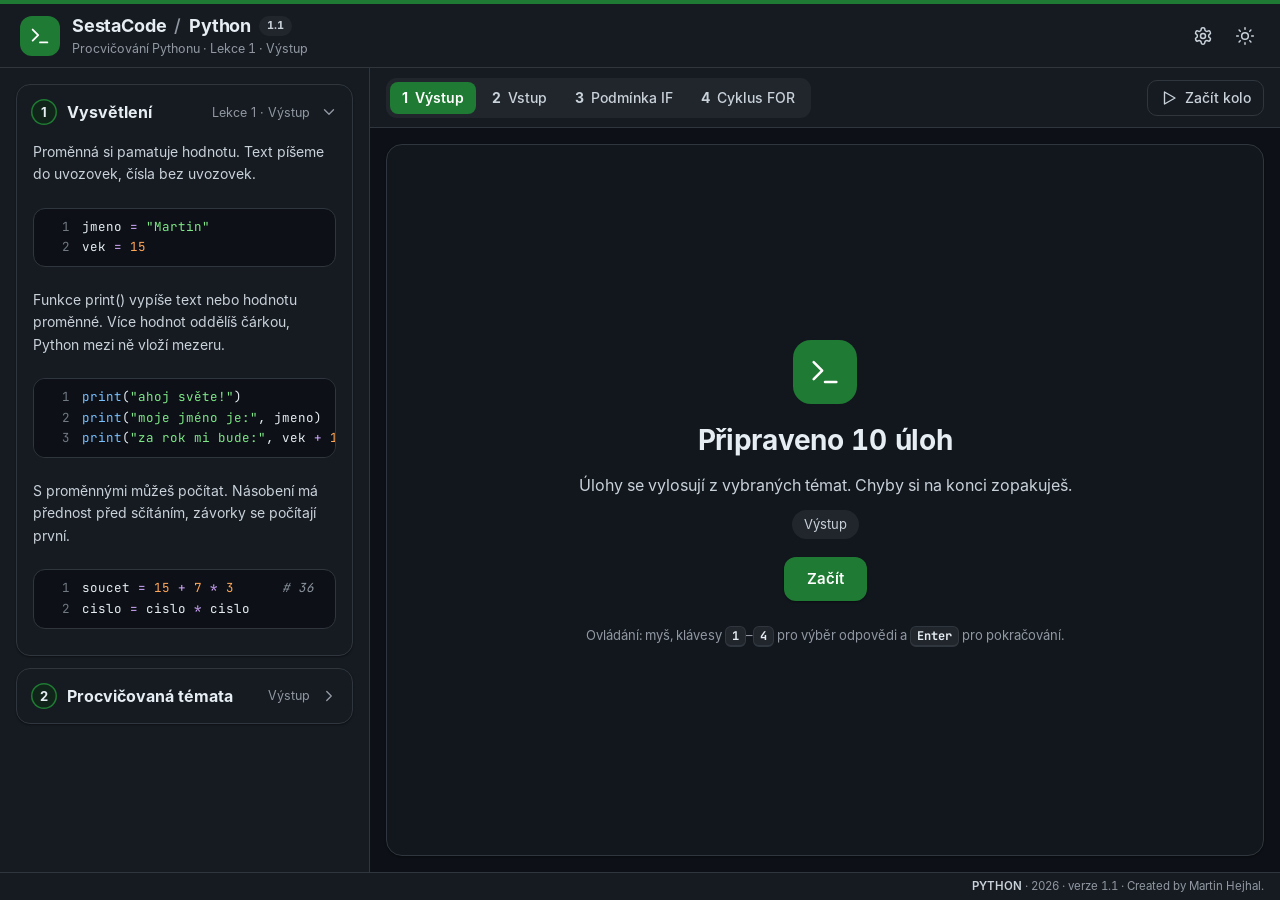
<file: python/index.html>
<!DOCTYPE html>
<html lang="cs">
<head>
<meta charset="utf-8">
<meta name="viewport" content="width=device-width, initial-scale=1">
<title>Python – SestaCode</title>
<link rel="icon" href="data:image/svg+xml,%3Csvg xmlns='http://www.w3.org/2000/svg' viewBox='0 0 32 32'%3E%3Crect width='32' height='32' rx='9' fill='%231A7F37'/%3E%3Cpath d='m20 22 6-6-6-6M12 10l-6 6 6 6' fill='none' stroke='%23fff' stroke-width='2.4' stroke-linecap='round' stroke-linejoin='round'/%3E%3C/svg%3E">
<script>try{document.documentElement.dataset.theme=localStorage.getItem('sestacode-rezim')||'dark'}catch(e){document.documentElement.dataset.theme='dark'}</script>
<link rel="stylesheet" href="../shared/sesta.css?v=1.1.1">
<style>
/* ===== Python ===== */
.code{background:var(--code-bg);border:1px solid var(--border);border-radius:12px;padding:10px 0;font-family:var(--mono);font-size:16px;line-height:1.8;overflow-x:auto;color:var(--c-var)}
.code.sm{font-size:14px;line-height:1.65;padding:8px 0}
.code .row{display:flex;padding:0 16px;white-space:pre;border-radius:6px;transition:background .15s}
.code .ln{color:var(--c-cm);width:1.6em;flex:none;text-align:right;margin-right:18px;user-select:none;opacity:.8}
.code.clk .row{cursor:pointer;margin:0 6px;padding:0 10px}
.code.clk .row:hover{background:var(--bg-subtle)}
.code .row.pick-ok{background:var(--ok-soft);box-shadow:inset 3px 0 0 var(--ok)}
.code .row.pick-bad{background:var(--danger-soft);box-shadow:inset 3px 0 0 var(--danger)}
.code .row.is-err{background:var(--warn-soft);box-shadow:inset 3px 0 0 var(--warn)}
.code.nonum .ln{display:none}
.term{font-family:var(--mono);margin:0;white-space:pre;font-size:15px;line-height:1.6;color:var(--text)}
.special{font-style:italic;color:var(--danger)}
.ex p{margin:0 0 10px;font-size:14px;line-height:1.6;color:var(--text-2)}
.ex .code{margin:0 0 10px}
.optable{display:grid;grid-template-columns:auto 1fr;gap:4px 14px;font-size:14px;margin:0 0 10px;color:var(--text-2)}
.optable span:nth-child(odd){font-family:var(--mono);color:var(--c-op);font-weight:700}
.rem{border-top:1px solid var(--border);padding-top:10px}
.rem:first-child{border-top:0;padding-top:0}
.rem b{display:block;font-size:13px;margin-bottom:4px;color:var(--text)}
.rem p{margin:0 0 6px;font-size:13.5px;color:var(--text-2);line-height:1.5}
.fmsg{font-size:12.5px;color:var(--warn);min-height:16px}
.q{font-size:19px;line-height:1.45;margin:0 0 14px;color:var(--text);font-weight:500}
.inp{display:inline-flex;align-items:center;gap:8px;font-size:14px;background:var(--warn-soft);color:var(--warn);border-radius:10px;padding:6px 12px;margin:0 0 14px;font-weight:600}
.inp .mono{color:var(--text)}
#fb{flex:1;font-size:15px;line-height:1.5;color:var(--text-2)}
#fb .ok{color:var(--ok);font-weight:700} #fb .bad{color:var(--danger);font-weight:700}
.err{color:var(--warn);font-size:13.5px;font-weight:600}
.opts{display:grid;grid-template-columns:repeat(2,minmax(0,1fr));gap:10px;margin-top:16px}
.opts.one{grid-template-columns:minmax(0,1fr)}
.opt{display:flex;align-items:flex-start;gap:14px;text-align:left;background:var(--bg-app);border:1.5px solid var(--border);border-radius:14px;padding:12px 16px;cursor:pointer;transition:all .15s;min-height:54px;box-shadow:var(--sh-1);color:var(--text)}
.opt:hover{background:var(--bg-subtle);border-color:var(--border-strong)}
.opt .key{flex:none;width:26px;height:26px;border-radius:8px;background:var(--bg-subtle);font:700 13px var(--mono);display:grid;place-items:center;color:var(--muted);margin-top:1px}
.opt .val{flex:1;min-width:0;font-size:16px;line-height:1.5}
.opt .code{margin:0}
.opt.ok{border-color:var(--ok);background:var(--ok-soft)} .opt.ok .key{background:var(--accent);color:var(--accent-fg)}
.opt.bad{border-color:var(--danger);background:var(--danger-soft)} .opt.bad .key{background:var(--danger);color:#fff}
.locked .opt{cursor:default} .locked .opt:not(.ok):not(.bad){opacity:.5}
.tok{font:700 19px var(--mono)}
.gap{display:inline-block;min-width:3.4em;line-height:1.35;vertical-align:middle;border:2px dashed var(--c-fn);border-radius:8px;text-align:center;padding:0 8px;margin:0 2px;cursor:pointer;color:var(--muted);transition:all .15s}
.gap.filled{border-style:solid;background:var(--info-soft);color:var(--text)}
.gap.over{background:var(--info-soft)}
.gap.g-ok{border-color:var(--ok);background:var(--ok-soft)} .gap.g-bad{border-color:var(--danger);background:var(--danger-soft)}
.bank{display:flex;flex-wrap:wrap;gap:10px;margin-top:8px;padding:14px;border:1.5px dashed var(--border);border-radius:14px;min-height:64px;background:var(--bg-work)}
.piece{font:600 17px var(--mono);padding:7px 16px;border-radius:10px;background:var(--bg-app);border:1px solid var(--border-strong);cursor:grab;transition:all .15s;color:var(--c-var);box-shadow:var(--sh-1)}
.piece:hover{background:var(--bg-subtle)}
.piece.used{opacity:.25;pointer-events:none}
.bank-label{font-size:12.5px;color:var(--muted);margin-top:18px}
.olist{margin-top:6px}
.orow{display:flex;align-items:center;gap:12px;background:var(--code-bg);border:1px solid var(--border);border-radius:12px;padding:7px 10px;margin-bottom:8px;transition:border-color .15s,background .15s}
.orow.dr{cursor:grab}
.orow.dragging{opacity:.35}
.orow.over{border-color:var(--accent);background:var(--accent-soft)}
.orow .grip{color:var(--muted);font-family:var(--mono);letter-spacing:-2px;user-select:none;width:16px}
.orow .src{flex:1;font-family:var(--mono);font-size:16px;white-space:pre;min-width:0;overflow:hidden;color:var(--c-var)}
.orow.r-ok{border-color:var(--ok);background:var(--ok-soft)} .orow.r-bad{border-color:var(--danger);background:var(--danger-soft)}
.mini{width:34px;height:34px;border-radius:9px;border:1px solid var(--border);background:var(--bg-app);cursor:pointer;font-size:15px;display:grid;place-items:center;color:var(--text-2)}
.mini:hover{background:var(--bg-subtle);color:var(--text)}
.indg{color:var(--border-strong)}
.reveal{margin-top:18px}
.reveal .lbl{font-size:12.5px;font-weight:600;color:var(--muted);margin-bottom:6px}
.tnc{display:grid;grid-template-columns:minmax(0,1fr) auto;gap:10px 18px;align-items:center;margin-top:8px}
.tnc .expr{font:500 17px var(--mono);background:var(--code-bg);border:1px solid var(--border);border-radius:10px;padding:8px 14px;white-space:pre;color:var(--c-var)}
.seg3{display:flex;gap:4px;padding:4px;background:var(--bg-subtle);border-radius:11px}
.seg3 button{border:0;background:transparent;border-radius:8px;padding:7px 14px;font:500 14px var(--font);cursor:pointer;color:var(--text-2)}
.seg3 button:hover{color:var(--text)}
.seg3 button.sel{background:var(--accent);color:var(--accent-fg);font-weight:600}
.seg3 button.s-ok{background:var(--accent);color:var(--accent-fg);font-weight:600}
.seg3 button.s-bad{background:var(--danger);color:#fff;font-weight:600}
.headrow{display:flex;align-items:center;gap:8px;flex-wrap:wrap}
.ex .code.sm{font-size:12.5px}
.ex .code .ln,.rem .code .ln{margin-right:12px}
.rem .code.sm{font-size:12.5px}
#pyTb .c-seg{margin-right:8px}
</style>
</head>
<body>
<main class="s-main"><div class="c-app">
  <aside class="c-side" id="side">
    <section class="c-card">
      <button class="c-card-h" type="button"><span class="c-num">1</span><span class="c-ttl">Vysvětlení</span><span class="c-meta" id="m1"></span></button>
      <div class="c-card-b ex" id="explain"></div>
    </section>
    <section class="c-card">
      <button class="c-card-h" type="button"><span class="c-num">2</span><span class="c-ttl">Procvičovaná témata</span><span class="c-meta" id="m2"></span></button>
      <div class="c-card-b">
        <span class="c-lbl">Kolo vylosuje úlohy ze zapnutých témat</span>
        <div class="c-opt" id="filters"></div>
        <div class="fmsg" id="filterMsg"></div>
      </div>
    </section>
    <section class="c-card" id="remCard">
      <button class="c-card-h" type="button"><span class="c-num">3</span><span class="c-ttl">Připomenutí</span><span class="c-meta" id="m3"></span></button>
      <div class="c-card-b" id="remind"></div>
    </section>
  </aside>
  <section class="c-work">
    <div class="c-tb" id="pyTb">
      <div class="c-seg" id="tabs" role="tablist" aria-label="Lekce"></div>
      <span class="c-grow"></span>
      <span id="tbProg"></span>
    </div>
    <div class="c-area">
      <div class="c-sheet">
        <div class="c-sheet-h" id="wHead"></div>
        <div class="c-sheet-b" id="wBody"></div>
        <div class="c-sheet-f" id="wFoot"></div>
      </div>
    </div>
  </section>
</div></main>
<script src="../shared/apps.js?v=1.1.1"></script>
<script src="../shared/sesta-shell.js?v=1.1.1"></script>
<script>
'use strict';
/* =====================================================================
   Python – procvičování Pythonu (dříve SestaCode(Python))
   Struktura: 1) data lekcí  2) banka úloh  3) pomocné funkce a zvýraznění
              4) vykreslování  5) logika kola  6) vyhodnocení a výsledky
   ===================================================================== */

/* ---------- 1) DATA LEKCÍ ---------- */
const LESSONS = {
  1: { name: 'Výstup',       short: 'Výstup' },
  2: { name: 'Vstup',        short: 'Vstup' },
  3: { name: 'Podmínka IF',  short: 'IF' },
  4: { name: 'Cyklus FOR',   short: 'FOR' }
};

// Vysvětlení v levém dolním panelu. Bloky: p = odstavec, code = ukázka, ops = tabulka operátorů
const EXPLAIN = {
  1: [
    { p: 'Proměnná si pamatuje hodnotu. Text píšeme do uvozovek, čísla bez uvozovek.' },
    { code: ['jmeno = "Martin"', 'vek = 15'] },
    { p: 'Funkce print() vypíše text nebo hodnotu proměnné. Více hodnot oddělíš čárkou, Python mezi ně vloží mezeru.' },
    { code: ['print("ahoj světe!")', 'print("moje jméno je:", jmeno)', 'print("za rok mi bude:", vek + 1)'] },
    { p: 'S proměnnými můžeš počítat. Násobení má přednost před sčítáním, závorky se počítají první.' },
    { code: ['soucet = 15 + 7 * 3      # 36', 'cislo = cislo * cislo'] }
  ],
  2: [
    { p: 'Funkce input() načte z klávesnice to, co uživatel napíše, a uloží to do proměnné.' },
    { code: ['jmeno = input("Zadej jméno: ")'] },
    { p: 'Výsledek input() je vždy text, i když uživatel napíše číslo. Když chceš s hodnotou počítat, převeď ji funkcí int().' },
    { code: ['vek = int(input("Zadej věk: "))', 'print("Za rok ti bude", vek + 1)'] },
    { p: 'input() je uvnitř a načte text, int() je venku a převede text na číslo. Bez převodu se texty jen slepí: "5" + "5" je 55.' }
  ],
  3: [
    { p: 'Podmínka if rozhodne, co program udělá. Za podmínkou je dvojtečka a příkazy uvnitř jsou odsazené o 4 mezery.' },
    { code: ['if vek >= 18:', '    print("Jsi plnoletý.")', 'else:', '    print("Nejsi plnoletý.")'] },
    { p: 'Větev else se provede, když podmínka neplatí. Řádek bez odsazení za podmínkou se provede vždy.' },
    { ops: [['==', 'rovná se'], ['!=', 'nerovná se'], ['>', 'větší než'], ['<', 'menší než'], ['>=', 'větší nebo rovno'], ['<=', 'menší nebo rovno']] },
    { p: 'Pozor: jedno = ukládá hodnotu, dvě == porovnávají.' }
  ],
  4: [
    { p: 'Cyklus for opakuje odsazené příkazy. Za hlavičkou cyklu je dvojtečka.' },
    { code: ['for i in range(3):', '    print("Ahoj")'] },
    { p: 'range(5) znamená 5 opakování. Počítací proměnná i přitom nabývá hodnot 0, 1, 2, 3, 4. Místo čísla může být i proměnná: range(pocet).' },
    { code: ['X = 0', 'for i in range(3):', '    X = X + 10', 'print(X)      # 30'] },
    { p: 'Příkaz bez odsazení za cyklem se provede jen jednou, až cyklus skončí.' }
  ]
};
// Krátké připomenutí předchozích lekcí
const REMIND = {
  1: { p: 'Text v uvozovkách, čísla bez nich. Čárka v print() vloží mezeru, + texty slepí.', code: ['print("věk:", vek + 1)'] },
  2: { p: 'input() vrací text. Pro počítání převeď na číslo pomocí int().', code: ['vek = int(input("Věk: "))'] },
  3: { p: 'Za podmínkou dvojtečka, uvnitř odsazení. else = když podmínka neplatí.', code: ['if body >= 50:', '    print("Prospěl")'] }
};

/* ---------- 2) BANKA ÚLOH ----------
   Společné položky: id, l (lekce), n (název), ty (typ cvičení), s (systém), q (zadání), ex (vysvětlení)
   Systémy:
   choice – výběr z možností: code (řádky, {?} = mezera), o (možnosti, správná je PRVNÍ), ot (out | code | tok | text), inp (vstup uživatele)
   line   – klik na chybný řádek: code, bad (index řádku od 0), fix (opravený řádek)
   tnc    – Text / Číslo / Chyba: rows [[zápis, 'T'|'C'|'E'], ...]
   gap    – doplň dílek: code s {0}, {1}…, pieces (nabídka), ans (správné dílky podle pořadí mezer)
   order  – seřaď řádky: lines ve SPRÁVNÉM pořadí (zobrazí se zamíchané)
   indent – nastav odsazení: lines bez odsazení, lv (0 = bez, 1 = 4 mezery)
   E = možnost „Program skončí chybou“, N = možnost „Nevypíše nic“                         */
const E = '__ERR__', N = '__NIC__';
const TASKS = [
  /* ===== LEKCE 1 – VÝSTUP ===== */
  { id:'1.01', l:1, n:'Vizitka', ty:'Co vypíše program?', s:'choice', ot:'out', q:'Co program vypíše?',
    code:['jmeno = "Eva"','print("Jméno:", jmeno)'],
    o:['Jméno: Eva','Jméno:Eva','Jméno: jmeno','Jméno:, Eva'],
    ex:'Čárka v print() oddělí dvě hodnoty a Python mezi ně vloží mezeru. Místo proměnné jmeno se vypíše její obsah.' },
  { id:'1.02', l:1, n:'Za rok', ty:'Výsledek výrazu', s:'choice', ot:'out', q:'Co program vypíše?',
    code:['vek = 13','print("za rok:", vek + 1)'],
    o:['za rok: 14','za rok: vek + 1','za rok: 131','za rok: 13 1'],
    ex:'Python nejdřív spočítá vek + 1 = 14 a teprve potom výsledek vypíše.' },
  { id:'1.03', l:1, n:'Přednost násobení', ty:'Výsledek výrazu', s:'choice', ot:'tok', q:'Jakou hodnotu bude mít proměnná soucet?',
    code:['soucet = 15 + 7 * 3'], o:['36','66','25'],
    ex:'Násobení má přednost před sčítáním: 7 * 3 = 21 a 15 + 21 = 36.' },
  { id:'1.04', l:1, n:'Síla závorek', ty:'Výsledek výrazu', s:'choice', ot:'tok', q:'Jakou hodnotu bude mít proměnná soucet?',
    code:['soucet = (15 + 7) * 3'], o:['66','36','45'],
    ex:'Závorky se počítají jako první: 15 + 7 = 22 a 22 * 3 = 66.' },
  { id:'1.05', l:1, n:'Ztracená uvozovka', ty:'Najdi chybu', s:'line', q:'Klikni na řádek, ve kterém je chyba.',
    code:['jmeno = "Tom"','print("Ahoj)','print(jmeno)'], bad:1, fix:'print("Ahoj")',
    ex:'Text musí mít uvozovky na začátku i na konci.' },
  { id:'1.06', l:1, n:'Text bez uvozovek', ty:'Najdi chybu', s:'line', q:'Program má vypsat slovo Ahoj a název školy. Klikni na řádek, ve kterém je chyba.',
    code:['skola = "ZŠ Šestajovice"','print(Ahoj)','print(skola)'], bad:1, fix:'print("Ahoj")',
    ex:'Bez uvozovek Python hledá proměnnou Ahoj. Ta neexistuje, takže program skončí chybou.' },
  { id:'1.07', l:1, n:'Slepené texty', ty:'Co vypíše program?', s:'choice', ot:'out', q:'Co program vypíše?',
    code:['print("Ahoj" + "světe")'], o:['Ahojsvěte','Ahoj světe','Ahoj + světe',E],
    ex:'Znaménko + slepí texty přesně tak, jak jsou. Mezeru mezi ně nevloží.' },
  { id:'1.08', l:1, n:'Čárka, nebo plus?', ty:'Co vypíše program?', s:'choice', ot:'out', q:'Co program vypíše?',
    code:['print("a", "b")','print("a" + "b")'], o:['a b\nab','ab\nab','a b\na b','ab\na b'],
    ex:'Čárka vloží mezi hodnoty mezeru, plus texty slepí bez mezery. Každý print() vypisuje na nový řádek.' },
  { id:'1.09', l:1, n:'Jméno v uvozovkách', ty:'Co vypíše program?', s:'choice', ot:'out', q:'Co program vypíše?',
    code:['jmeno = "Adam"','print("jmeno")'], o:['jmeno','Adam','"Adam"',E],
    ex:'Slovo v uvozovkách je obyčejný text, ne proměnná. Vypíše se tedy jmeno.' },
  { id:'1.10', l:1, n:'Číslo na druhou', ty:'Výsledek výrazu', s:'choice', ot:'out', q:'Co program vypíše?',
    code:['cislo = 7','cislo = cislo * cislo','print(cislo)'], o:['49','7','14','cislo * cislo'],
    ex:'Druhý řádek vezme starou hodnotu 7, vynásobí ji 7 a výsledek 49 uloží zpět do proměnné cislo.' },
  { id:'1.11', l:1, n:'Nové = staré + změna', ty:'Výsledek výrazu', s:'choice', ot:'out', q:'Co program vypíše?',
    code:['stare = 20','zmena = 5','nove = stare + zmena','stare = nove + zmena','print(stare)'], o:['30','25','20','35'],
    ex:'nove = 20 + 5 = 25, potom stare = 25 + 5 = 30.' },
  { id:'1.12', l:1, n:'Obsah obdélníku', ty:'Doplň dílek', s:'gap', q:'Doplň znaménko tak, aby program spočítal obsah obdélníku.',
    code:['delka = 8','sirka = 5','obsah = delka {0} sirka','print("Obsah je:", obsah)'], pieces:['*','+','-','='], ans:['*'],
    ex:'Obsah obdélníku je délka krát šířka, proto *.' },
  { id:'1.13', l:1, n:'Text, nebo číslo?', ty:'Text, nebo číslo?', s:'tnc', q:'Rozhodni u každého zápisu, jestli je výsledkem text, číslo, nebo chyba.',
    rows:[['"15"','T'],['15','C'],['"7" + "3"','T'],['7 + 3','C'],['"15" + 1','E']],
    ex:'Co je v uvozovkách, je text. Texty jde spojit pomocí +, ale text a číslo sečíst nejde.' },
  { id:'1.14', l:1, n:'Nejdřív proměnná', ty:'Seřaď řádky', s:'order', q:'Seřaď řádky tak, aby program vypsal: Cena: 300',
    lines:['cena = 120','cena = cena + 30','cena = cena * 2','print("Cena:", cena)'],
    ex:'Proměnná musí nejdřív vzniknout. Potom (120 + 30) * 2 = 300 a výpis je až na konci.' },
  { id:'1.15', l:1, n:'Žáci ve třídě', ty:'Zadání → program', s:'choice', ot:'code', q:'Ve třídě je 14 dívek a 11 chlapců. Který program vypíše celkový počet žáků?',
    o:['divky = 14\nchlapci = 11\nprint("Žáků je:", divky + chlapci)',
       'divky = 14\nchlapci = 11\nprint("Žáků je:", "divky + chlapci")',
       'divky = 14\nchlapci = 11\nprint("Žáků je:", divky, chlapci)'],
    ex:'Součet se spočítá jen bez uvozovek. Čárka mezi proměnnými by vypsala 14 11, ne 25.' },

  /* ===== LEKCE 2 – VSTUP ===== */
  { id:'2.01', l:2, n:'Co vrací input?', ty:'Text, nebo číslo?', s:'tnc', q:'Uživatel vždy napíše číslo 12. Rozhodni, jestli je výsledkem každého zápisu text, nebo číslo.',
    rows:[['input()','T'],['input("Zadej věk: ")','T'],['"12"','T'],['12','C']],
    ex:'input() vrací vždy text, i když uživatel napíše číslo.' },
  { id:'2.02', l:2, n:'Převod na číslo', ty:'Text, nebo číslo?', s:'tnc', q:'Uživatel vždy napíše číslo 12. Rozhodni, co je výsledkem každého zápisu.',
    rows:[['int(input())','C'],['int("12")','C'],['int(input()) + 1','C'],['input() + 1','E']],
    ex:'int() převede text na číslo. Bez převodu nejde k textu přičíst číslo.' },
  { id:'2.03', l:2, n:'Věk za rok', ty:'Potřebuje int()?', s:'choice', ot:'code', q:'Program načte věk a vypíše, kolik bude uživateli za rok. Který řádek pro načtení věku je správný?',
    o:['vek = int(input("Zadej věk: "))','vek = input("Zadej věk: ")','vek = int("Zadej věk: ")','vek = input(int("Zadej věk: "))'],
    ex:'S věkem se bude počítat, proto se text z input() musí převést funkcí int(). input() je uvnitř, int() venku.' },
  { id:'2.04', l:2, n:'Jméno žáka', ty:'Potřebuje int()?', s:'choice', ot:'code', q:'Program načte jméno uživatele a pozdraví ho. Který řádek pro načtení jména je správný?',
    o:['jmeno = input("Zadej jméno: ")','jmeno = int(input("Zadej jméno: "))','jmeno = print("Zadej jméno: ")','jmeno = int("Zadej jméno: ")'],
    ex:'Jméno je text a nic se s ním nepočítá. int() by u jména jako Eva skončil chybou.' },
  { id:'2.05', l:2, n:'Pět a pět', ty:'Výsledek výrazu', s:'choice', ot:'out', q:'Co program vypíše?',
    code:['print("5" + "5")'], o:['55','10','5 5',E],
    ex:'"5" a "5" jsou texty, takže je + slepí dohromady.' },
  { id:'2.06', l:2, n:'Dvojnásobek', ty:'Simulace vstupu', s:'choice', ot:'out', inp:'6', q:'Co vypíše print?',
    code:['cislo = input("Zadej číslo: ")','print(cislo + cislo)'], o:['66','12','6 6',E],
    ex:'Bez int() je cislo text "6". Texty se slepí a výsledek je 66.' },
  { id:'2.07', l:2, n:'Text plus číslo', ty:'Simulace vstupu', s:'choice', ot:'out', inp:'15', q:'Co vypíše print?',
    code:['vek = input("Zadej věk: ")','print(vek + 1)'], o:[E,'16','151','15 1'],
    ex:'vek je text "15". Text a číslo sečíst nejde, program skončí chybou. Pomohlo by int().' },
  { id:'2.08', l:2, n:'Body ze dvou kol', ty:'Simulace vstupu', s:'choice', ot:'out', inp:'12, potom 8', q:'Co vypíše print?',
    code:['kolo1 = int(input("Body 1. kola: "))','kolo2 = int(input("Body 2. kola: "))','print("Celkem:", kolo1 + kolo2)'],
    o:['Celkem: 20','Celkem: 128','Celkem: 12 8',E],
    ex:'Obě hodnoty jsou díky int() čísla, proto se sečtou: 12 + 8 = 20.' },
  { id:'2.09', l:2, n:'Pozdrav', ty:'Simulace vstupu', s:'choice', ot:'out', inp:'Jana', q:'Co vypíše print?',
    code:['jmeno = input("Jméno: ")','print("Ahoj " + jmeno + "!")'], o:['Ahoj Jana!','AhojJana!','Ahoj jmeno!','Ahoj Jana !'],
    ex:'Mezera je uvnitř textu "Ahoj ", proto se vypíše. Před vykřičníkem mezera není.' },
  { id:'2.10', l:2, n:'Informatika je…', ty:'Simulace vstupu', s:'choice', ot:'out', inp:'super', q:'Co vypíše print?',
    code:['text = "Informatika je " + input("Jaká je? ")','print(text)'],
    o:['Informatika je super','Informatika jesuper','Informatika je input()','super'],
    ex:'K textu "Informatika je " se připojí to, co uživatel napsal.' },
  { id:'2.11', l:2, n:'Chybějící závorka', ty:'Najdi chybu', s:'line', q:'Klikni na řádek, ve kterém je chyba.',
    code:['jmeno = input("Jméno: ")','vek = int(input("Věk: ")','print(jmeno, vek)'], bad:1, fix:'vek = int(input("Věk: "))',
    ex:'Každá funkce potřebuje svou zavírací závorku. int( i input( se musí zavřít, na konci jsou tedy dvě.' },
  { id:'2.12', l:2, n:'Neuložený vstup', ty:'Najdi chybu', s:'line', q:'Klikni na řádek, ve kterém je chyba.',
    code:['input("Zadej jméno: ")','mesto = input("Zadej město: ")','print("Ahoj", jmeno, "z", mesto)'], bad:0, fix:'jmeno = input("Zadej jméno: ")',
    ex:'Jméno se načte, ale neuloží se do proměnné. Proměnná jmeno pak neexistuje.' },
  { id:'2.13', l:2, n:'Poskládej vstup', ty:'Doplň dílek', s:'gap', q:'Doplň dílky tak, aby program správně spočítal věk za rok.',
    code:['vek = {0}({1}("Zadej věk: "))','print("Za rok ti bude", vek + 1)'], pieces:['int','input','print'], ans:['int','input'],
    ex:'Uvnitř je input(), který načte text. Venku je int(), který text převede na číslo.' },
  { id:'2.14', l:2, n:'Oblíbený film', ty:'Seřaď řádky', s:'order', q:'Program se nejdřív zeptá na film, potom na hodnocení a nakonec vypíše film i hodnocení. Seřaď řádky.',
    lines:['film = input("Oblíbený film: ")','hodnoceni = int(input("Hodnocení 1–10: "))','print("Film:", film)','print("Hodnocení:", hodnoceni)'],
    ex:'Nejdřív musí program údaje načíst, teprve potom je může vypsat.' },
  { id:'2.15', l:2, n:'Cena dvou kusů', ty:'Zadání → program', s:'choice', ot:'code', q:'Program načte název výrobku a jeho cenu. Potom vypíše název a cenu dvou kusů. Který program je správně?',
    o:['nazev = input("Výrobek: ")\ncena = int(input("Cena: "))\nprint(nazev, cena * 2)',
       'nazev = input("Výrobek: ")\ncena = input("Cena: ")\nprint(nazev, cena + cena)',
       'nazev = input("Výrobek: ")\ncena = int(input("Cena: "))\nprint(nazev, "cena * 2")'],
    ex:'Cenu je potřeba převést na číslo. Bez int() by se texty slepily (120120) a v uvozovkách by se vypsal jen text cena * 2.' },

  /* ===== LEKCE 3 – PODMÍNKA IF ===== */
  { id:'3.01', l:3, n:'Plnoletost', ty:'Projde podmínka?', s:'choice', ot:'out', q:'Co program vypíše?',
    code:['vek = 16','if vek >= 18:','    print("Jsi plnoletý.")','else:','    print("Nejsi plnoletý.")'],
    o:['Nejsi plnoletý.','Jsi plnoletý.','Jsi plnoletý.\nNejsi plnoletý.',N],
    ex:'16 není větší ani rovno 18. Podmínka neplatí, a proto se provede větev else.' },
  { id:'3.02', l:3, n:'Mrzne?', ty:'Projde podmínka?', s:'choice', ot:'out', q:'Co program vypíše?',
    code:['teplota = 0','if teplota < 0:','    print("Mrzne.")','else:','    print("Nemrzne.")'],
    o:['Nemrzne.','Mrzne.','Mrzne.\nNemrzne.'],
    ex:'0 není menší než 0. Podmínka neplatí, provede se else.' },
  { id:'3.03', l:3, n:'Přesně sto', ty:'Projde podmínka?', s:'choice', ot:'out', q:'Co program vypíše?',
    code:['cislo = 100','if cislo > 100:','    print("Velké číslo")','else:','    print("Malé číslo")'],
    o:['Malé číslo','Velké číslo',N],
    ex:'> znamená ostře větší a 100 není větší než 100. Pro „100 a víc“ by bylo potřeba >=.' },
  { id:'3.04', l:3, n:'Zapomenutá dvojtečka', ty:'Najdi chybu', s:'line', q:'Klikni na řádek, ve kterém je chyba.',
    code:['body = int(input("Body: "))','if body >= 50','    print("Prospěl")','else:','    print("Neprospěl")'], bad:1, fix:'if body >= 50:',
    ex:'Za podmínkou musí být dvojtečka.' },
  { id:'3.05', l:3, n:'Jedno, nebo dvě?', ty:'Najdi chybu', s:'line', q:'Klikni na řádek, ve kterém je chyba.',
    code:['heslo = input("Heslo: ")','if heslo = "mama":','    print("Přístup povolen.")','else:','    print("Špatné heslo.")'], bad:1, fix:'if heslo == "mama":',
    ex:'Jedno = ukládá hodnotu do proměnné, dvě == porovnávají. V podmínce se porovnává.' },
  { id:'3.06', l:3, n:'Alespoň 50 bodů', ty:'Vyber operátor', s:'choice', ot:'tok', q:'Žák prospěje, když má alespoň 50 bodů. Který operátor patří do mezery?',
    code:['body = int(input("Body: "))','if body {?} 50:','    print("Prospěl")','else:','    print("Neprospěl")'], o:['>=','>','==','<='],
    ex:'„Alespoň 50“ znamená 50 a víc, tedy >=.' },
  { id:'3.07', l:3, n:'Není rovno', ty:'Vyber operátor', s:'choice', ot:'tok', q:'Program má vypsat „Chybná odpověď“, když výsledek není 12. Který operátor patří do mezery?',
    code:['vysledek = int(input("Kolik je 3 * 4? "))','if vysledek {?} 12:','    print("Chybná odpověď")','else:','    print("Správně")'], o:['!=','==','<','='],
    ex:'!= znamená „nerovná se“.' },
  { id:'3.08', l:3, n:'Velké M', ty:'Simulace vstupu', s:'choice', ot:'out', inp:'Mama', q:'Co vypíše print?',
    code:['heslo = input("Heslo: ")','if heslo == "mama":','    print("Přístup povolen.")','else:','    print("Špatné heslo.")'],
    o:['Špatné heslo.','Přístup povolen.',E],
    ex:'Python rozlišuje velká a malá písmena. "Mama" a "mama" nejsou stejné texty.' },
  { id:'3.09', l:3, n:'Stejná čísla', ty:'Simulace vstupu', s:'choice', ot:'out', inp:'7, potom 7', q:'Co vypíše print?',
    code:['a = int(input("První číslo: "))','b = int(input("Druhé číslo: "))','if a > b:','    print("První číslo je větší")','else:','    print("Druhé číslo je větší nebo stejné")'],
    o:['Druhé číslo je větší nebo stejné','První číslo je větší',E],
    ex:'7 není větší než 7. Podmínka neplatí a provede se else.' },
  { id:'3.10', l:3, n:'Porovnání bez int', ty:'Simulace vstupu', s:'choice', ot:'out', inp:'150', q:'Co vypíše print?',
    code:['cislo = input("Zadej číslo: ")','if cislo > 100:','    print("Velké číslo")','else:','    print("Malé číslo")'],
    o:[E,'Velké číslo','Malé číslo'],
    ex:'Bez int() je cislo text. Text s číslem porovnat nejde, program skončí chybou.' },
  { id:'3.11', l:3, n:'Co patří dovnitř', ty:'Nastav odsazení', s:'indent', q:'Nastav odsazení tak, aby program vypsal „Prospěl“, nebo „Neprospěl“ a potom vždy „Konec testu“.',
    lines:['body = int(input("Body: "))','if body >= 50:','print("Prospěl")','else:','print("Neprospěl")','print("Konec testu")'], lv:[0,0,1,0,1,0],
    ex:'Do podmínky patří jen odsazené řádky. „Konec testu“ je bez odsazení, takže se provede vždy.' },
  { id:'3.12', l:3, n:'Doplň podmínku', ty:'Doplň dílek', s:'gap', q:'Doplň dílky tak, aby program vypsal „Velké číslo“ pro čísla větší než 100.',
    code:['cislo = int(input("Zadej číslo: "))','if {0} > 100{1}','    print("Velké číslo")'], pieces:['cislo','"cislo"',':',';'], ans:['cislo',':'],
    ex:'Porovnává se proměnná cislo, tedy bez uvozovek. Za podmínkou je dvojtečka.' },
  { id:'3.13', l:3, n:'Vždycky, nebo jen někdy?', ty:'Co vypíše program?', s:'choice', ot:'out', q:'Co program vypíše?',
    code:['body = 30','if body >= 50:','    print("Prospěl")','print("Konec")'], o:['Konec','Prospěl\nKonec','Prospěl',N],
    ex:'Podmínka neplatí, odsazený řádek se přeskočí. print("Konec") odsazený není, a proto se provede vždy.' },
  { id:'3.14', l:3, n:'Rok narození', ty:'Seřaď řádky', s:'order', q:'Program načte rok narození, spočítá věk a napíše, jestli je uživatel plnoletý. Seřaď řádky.',
    lines:['rok = int(input("Rok narození: "))','vek = 2026 - rok','if vek >= 18:','    print("Jsi plnoletý.")','else:','    print("Nejsi plnoletý.")'],
    ex:'Nejdřív vstup, potom výpočet věku a až pak podmínka. Pod if patří kladná odpověď, pod else záporná.' },
  { id:'3.15', l:3, n:'Doprava zdarma', ty:'Zadání → program', s:'choice', ot:'code', q:'Při nákupu od 1000 Kč včetně je doprava zdarma. Který program to splní?',
    o:['cena = int(input("Cena nákupu: "))\nif cena >= 1000:\n    print("Doprava zdarma")\nelse:\n    print("Doprava je placená")',
       'cena = int(input("Cena nákupu: "))\nif cena > 1000:\n    print("Doprava zdarma")\nelse:\n    print("Doprava je placená")',
       'cena = input("Cena nákupu: ")\nif cena >= 1000:\n    print("Doprava zdarma")\nelse:\n    print("Doprava je placená")'],
    ex:'„Včetně 1000“ znamená >=. Program bez int() by skončil chybou, protože by porovnával text s číslem.' },

  /* ===== LEKCE 4 – CYKLUS FOR ===== */
  { id:'4.01', l:4, n:'Kolikrát Ahoj?', ty:'Kolikrát?', s:'choice', ot:'tok', q:'Kolikrát program vypíše Ahoj?',
    code:['for i in range(3):','    print("Ahoj")'], o:['3','2','4'],
    ex:'range(3) znamená 3 opakování.' },
  { id:'4.02', l:4, n:'Poslední číslo', ty:'Kolikrát?', s:'choice', ot:'tok', q:'Jaké číslo program vypíše jako poslední?',
    code:['for i in range(67):','    print(i)'], o:['66','67','68'],
    ex:'range(67) počítá od 0. Proměnná i projde hodnoty 0 až 66.' },
  { id:'4.03', l:4, n:'Konec jen jednou', ty:'Kolikrát?', s:'choice', ot:'tok', q:'Kolikrát program vypíše Konec?',
    code:['for i in range(5):','    print("Skáču")','print("Konec")'], o:['1','5','6','0'],
    ex:'print("Konec") není odsazený. Nepatří do cyklu, a proto se provede jen jednou.' },
  { id:'4.04', l:4, n:'Od nuly', ty:'Co vypíše program?', s:'choice', ot:'out', q:'Co program vypíše?',
    code:['for i in range(3):','    print(i)'], o:['0\n1\n2','1\n2\n3','0\n1\n2\n3','3'],
    ex:'Počítací proměnná začíná na 0. range(3) dá hodnoty 0, 1, 2.' },
  { id:'4.05', l:4, n:'Past na X', ty:'Co vypíše program?', s:'choice', ot:'out', q:'Co program vypíše?',
    code:['X = 5','for i in range(3):','    print(X + 10)'], o:['15\n15\n15','15\n25\n35','35','5\n15\n25'],
    ex:'print(X + 10) jen vypíše součet, ale hodnotu X nezmění. X zůstává 5.' },
  { id:'4.06', l:4, n:'Dva uprostřed', ty:'Co vypíše program?', s:'choice', ot:'out', q:'Co program vypíše?',
    code:['for i in range(4):','    if i == 2:','        print("dva")','    else:','        print(i)'], o:['0\n1\ndva\n3','1\ndva\n3\n4','0\n1\n2\n3','dva'],
    ex:'i postupně nabývá hodnot 0, 1, 2, 3. Jen když je i rovno 2, vypíše se dva.' },
  { id:'4.07', l:4, n:'Přičítání', ty:'Výsledek výrazu', s:'choice', ot:'out', q:'Co program vypíše?',
    code:['X = 0','for i in range(3):','    X = X + 10','print(X)'], o:['30','10','0','40'],
    ex:'Při každém ze 3 opakování se k X přičte 10: 0 → 10 → 20 → 30. print je za cyklem, vypíše až výsledek.' },
  { id:'4.08', l:4, n:'Škola podle čísla', ty:'Simulace vstupu', s:'choice', ot:'tok', inp:'4', q:'Kolikrát program vypíše Škola?',
    code:['pocet = int(input("Kolikrát? "))','for i in range(pocet):','    print("Škola")'], o:['4','5','3',E],
    ex:'range(pocet) se provede tolikrát, kolik je v proměnné pocet, tedy 4×.' },
  { id:'4.09', l:4, n:'Jméno podle věku', ty:'Simulace vstupu', s:'choice', ot:'out', inp:'Petr, potom 3', q:'Co program vypíše?',
    code:['jmeno = input("Jméno: ")','vek = input("Věk: ")','for i in range(vek):','    print(jmeno)'], o:[E,'Petr\nPetr\nPetr','Petr','Petr Petr Petr'],
    ex:'vek je text "3". range() potřebuje číslo, proto program skončí chybou. Chybí int().' },
  { id:'4.10', l:4, n:'Zapomenutá dvojtečka', ty:'Najdi chybu', s:'line', q:'Klikni na řádek, ve kterém je chyba.',
    code:['for i in range(5)','    print("Ahoj")','print("Hotovo")'], bad:0, fix:'for i in range(5):',
    ex:'Za hlavičkou cyklu musí být dvojtečka.' },
  { id:'4.11', l:4, n:'Uvnitř, nebo za?', ty:'Nastav odsazení', s:'indent', q:'Nastav odsazení tak, aby program 3× vypsal „Dřep“ a „Výskok“ a nakonec jednou „Hotovo“.',
    lines:['for i in range(3):','print("Dřep")','print("Výskok")','print("Hotovo")'], lv:[0,1,1,0],
    ex:'Do cyklu patří odsazené řádky. „Hotovo“ je bez odsazení, provede se jednou po skončení cyklu.' },
  { id:'4.12', l:4, n:'Doplň cyklus', ty:'Doplň dílek', s:'gap', q:'Doplň dílky tak, aby program vypsal Ahoj 5×.',
    code:['for i in {0}({1}):','    print("Ahoj")'], pieces:['range','5','4','6','print'], ans:['range','5'],
    ex:'range(5) zopakuje cyklus 5×.' },
  { id:'4.13', l:4, n:'Zdražování', ty:'Seřaď řádky', s:'order', q:'Cena se každý rok zvýší o 50 Kč. Program má vypsat cenu po každém z pěti let. Seřaď řádky.',
    lines:['cena = int(input("Cena: "))','for i in range(5):','    cena = cena + 50','    print("Cena:", cena)'],
    ex:'Nejdřív načíst cenu, potom cyklus. V každém roce se cena nejdřív zvýší a až potom vypíše.' },
  { id:'4.14', l:4, n:'Desetkrát Ahoj', ty:'Zadání → program', s:'choice', ot:'code', q:'Program má načíst jméno a desetkrát vypsat „Ahoj, jméno!“. Který program je správně?',
    o:['jmeno = input("Jméno: ")\nfor i in range(10):\n    print("Ahoj,", jmeno + "!")',
       'jmeno = input("Jméno: ")\nfor i in range(11):\n    print("Ahoj,", jmeno + "!")',
       'jmeno = input("Jméno: ")\nfor i in range(9):\n    print("Ahoj,", jmeno + "!")'],
    ex:'range(10) znamená přesně 10 opakování.' },
  { id:'4.15', l:4, n:'Počítej od jedné', ty:'Zadání → program', s:'choice', ot:'code', q:'Program má vypsat čísla 1, 2, 3, 4, 5, každé na nový řádek. Který program je správně?',
    o:['for i in range(5):\n    print(i + 1)','for i in range(5):\n    print(i)','for i in range(6):\n    print(i)'],
    ex:'i jde od 0 do 4. Když vypíšeš i + 1, dostaneš čísla 1 až 5.' }
];


/* ---------- 3) POMOCNÉ FUNKCE A ZVÝRAZNĚNÍ SYNTAXE ---------- */
const $ = id => document.getElementById(id);
const esc = s => String(s).replace(/&/g,'&amp;').replace(/</g,'&lt;').replace(/>/g,'&gt;').replace(/"/g,'&quot;');
function shuffle(a){ a=a.slice(); for(let i=a.length-1;i>0;i--){ const j=Math.floor(Math.random()*(i+1)); [a[i],a[j]]=[a[j],a[i]]; } return a; }
function sample(a,k){ return shuffle(a).slice(0,k); }
const fmt = ms => SESTA.fmtTime(ms);

const KW = new Set(['if','else','for','in']);
const FN = new Set(['print','input','int','range']);
// Jednoduchý tokenizér pro povolené konstrukce Pythonu (barvy jsou ve shared/sesta.css: hl-*)
function hl(src){
  const re = /(#.*$)|("[^"]*"?)|(\d+)|([A-Za-z_À-ſ][A-Za-z0-9_À-ſ]*)|(==|!=|>=|<=|[=+\-*<>])|([\s\S])/g;
  let out='', m;
  while((m = re.exec(src)) !== null){
    const t = m[0];
    if(m[1]) out += '<span class="hl-c">'+esc(t)+'</span>';
    else if(m[2]) out += '<span class="hl-s">'+esc(t)+'</span>';
    else if(m[3]) out += '<span class="hl-n">'+esc(t)+'</span>';
    else if(m[4]) out += '<span class="'+(KW.has(t)?'hl-k':FN.has(t)?'hl-f':'hl-v')+'">'+esc(t)+'</span>';
    else if(m[5]) out += '<span class="hl-o">'+esc(t)+'</span>';
    else out += esc(t);
  }
  return out;
}
// Řádek kódu s mezerami {0}, {1}, {?}
function lineHtml(line, gapFn){
  const parts = line.split(/\{(\d+|\?)\}/);
  return parts.map((p,j)=> j%2 ? gapFn(p) : hl(p)).join('') || ' ';
}
function codeBlock(lines, opt={}){
  const gapFn = opt.gap || (()=> '<span class="gap">?</span>');
  return '<div class="code '+(opt.cls||'')+'">' + lines.map((ln,i)=>
    '<div class="row" data-r="'+i+'"><span class="ln">'+(i+1)+'</span><span class="src">'+lineHtml(ln,gapFn)+'</span></div>'
  ).join('') + '</div>';
}

/* ---------- STAV APLIKACE ---------- */
const S = {
  lesson: 1, filter: [1],
  phase: 'intro',            // intro | task | between | done
  main: [], queue: [], pos: 0, rep: false, first: {},
  t0: 0, time: 0, timerId: null, cur: null
};
const allUpTo = n => Array.from({length:n},(_,i)=>i+1);
// Vybraná lekce a témata se pamatují jen do zavření prohlížeče
function loadSettings(){
  const l = parseInt(SESTA.store.get('lesson', 1), 10);
  if(l>=1 && l<=4) S.lesson = l;
  const f = SESTA.store.get('filter', null);
  if(Array.isArray(f)){ const ok=f.filter(x=>x>=1 && x<=S.lesson); S.filter = ok.length ? ok : allUpTo(S.lesson); }
  else S.filter = allUpTo(S.lesson);
}
function saveSettings(){ SESTA.store.set('lesson', S.lesson); SESTA.store.set('filter', S.filter); }
const inRound = () => S.phase==='task' || S.phase==='between';

/* ---------- 4) VYKRESLOVÁNÍ – lišta a levý panel ---------- */
function renderTabs(){
  $('tabs').innerHTML = [1,2,3,4].map(n =>
    '<button type="button" role="tab" aria-selected="'+(n===S.lesson)+'" class="'+(n===S.lesson?'on':'')+'" data-l="'+n+'"><b>'+n+'</b>'+LESSONS[n].name+'</button>').join('');
  $('tabs').querySelectorAll('button').forEach(b => b.onclick = () => { b.blur(); setLesson(+b.dataset.l); });
}
function renderLeft(){
  $('filterMsg').textContent = '';
  $('m1').textContent = 'Lekce ' + S.lesson + ' · ' + LESSONS[S.lesson].short;
  $('m2').textContent = S.filter.map(l => LESSONS[l].short).join(', ');
  $('filters').innerHTML = allUpTo(S.lesson).map(n =>
    '<button type="button" class="'+(S.filter.includes(n)?'on':'')+'" data-l="'+n+'" aria-pressed="'+S.filter.includes(n)+'">'+(S.filter.includes(n)?'✓ ':'')+LESSONS[n].name+'</button>').join('');
  $('filters').querySelectorAll('button').forEach(b => b.onclick = () => { b.blur(); toggleFilter(+b.dataset.l); });
  $('explain').innerHTML = EXPLAIN[S.lesson].map(blk => {
    if(blk.p) return '<p>'+esc(blk.p)+'</p>';
    if(blk.code) return codeBlock(blk.code,{cls:'sm'});
    if(blk.ops) return '<div class="optable">'+blk.ops.map(o=>'<span>'+esc(o[0])+'</span><span>'+esc(o[1])+'</span>').join('')+'</div>';
    return '';
  }).join('');
  // Připomenutí předchozích lekcí (v 1. lekci se karta skryje)
  $('remCard').hidden = S.lesson === 1;
  $('m3').textContent = S.lesson > 1 ? 'lekce ' + (S.lesson > 2 ? '1–' + (S.lesson-1) : '1') : '';
  let h = '';
  for(let n=S.lesson-1; n>=1; n--) h += '<div class="rem"><b>Lekce '+n+' – '+esc(LESSONS[n].name)+'</b><p>'+esc(REMIND[n].p)+'</p>'+codeBlock(REMIND[n].code,{cls:'sm'})+'</div>';
  $('remind').innerHTML = h;
  SESTA.refresh();
}
function setLesson(n){
  if(n===S.lesson && !inRound()) return;
  const act = () => { S.lesson=n; S.filter=allUpTo(n); saveSettings(); toIntro(); renderTabs(); renderLeft(); };
  inRound() ? ask(act) : act();
}
function toggleFilter(n){
  let f = S.filter.slice();
  if(f.includes(n)){
    if(f.length===1){ $('filterMsg').textContent = 'Aspoň jedno téma musí zůstat zapnuté.'; return; }
    f = f.filter(x=>x!==n);
  } else f.push(n);
  f.sort();
  const act = () => { S.filter=f; saveSettings(); toIntro(); renderLeft(); };
  inRound() ? ask(act) : act();
}
// Potvrzení před zahozením rozpracovaného kola
async function ask(action){
  const ok = await SESTA.confirm({ title:'Začít nové kolo?', text:'Rozpracované kolo se zahodí a úlohy se vylosují znovu.', ok:'Začít nové kolo' });
  if(ok) action();
}

/* ---------- 5) LOGIKA KOLA ---------- */
function buildRound(){
  const sel = S.filter.slice().sort();
  const byL = l => TASKS.filter(t=>t.l===l);
  let picks = [];
  if(sel.length===1) picks = sample(byL(sel[0]),10);
  else {
    const top = sel[sel.length-1], others = sel.slice(0,-1);
    picks = sample(byL(top),5);
    const cnt = {}; others.forEach(l=>cnt[l]=0);
    for(let i=0;i<5;i++) cnt[others[i%others.length]]++;
    others.forEach(l => picks = picks.concat(sample(byL(l),cnt[l])));
  }
  return shuffle(picks);
}
function stopTimer(){ if(S.timerId){ clearInterval(S.timerId); S.timerId=null; } }
function toIntro(){ stopTimer(); S.phase='intro'; renderIntro(); }
function startRound(){
  S.main = buildRound(); S.queue = S.main.slice(); S.pos = 0; S.rep = false; S.first = {};
  S.t0 = Date.now(); stopTimer();
  S.timerId = setInterval(() => { const el=$('timer'); if(el) el.textContent = fmt(Date.now()-S.t0); }, 500);
  S.phase = 'task'; showTask();
}
function next(){
  S.pos++;
  if(S.pos < S.queue.length) return showTask();
  if(!S.rep){
    const wrong = S.main.filter(t=>!S.first[t.id]);
    if(wrong.length){ S.rep=true; S.queue=shuffle(wrong); S.pos=0; S.phase='between'; return renderBetween(wrong.length); }
  }
  finishRound();
}

/* ---------- 4b) VYKRESLOVÁNÍ – plocha ---------- */
function renderProg(){
  let h = '';
  if(S.phase === 'task'){
    const total = S.rep ? S.queue.length : S.main.length;
    h = '<span class="c-prog">'+(S.rep?'Opakování ':'Úloha ')+'<b>'+(S.pos+1)+'</b> / '+total+'</span>' +
        '<span class="c-pbar'+(S.rep?' warn':'')+'"><i style="width:'+Math.round(S.pos/total*100)+'%"></i></span>' +
        '<span class="c-timer" id="timer">'+fmt(Date.now()-S.t0)+'</span><span class="c-tsep"></span>';
  } else if(S.phase === 'between') h = '<span class="c-timer" id="timer">'+fmt(Date.now()-S.t0)+'</span><span class="c-tsep"></span>';
  h += '<button class="c-tool" type="button" id="bNewTb" data-tip="Vylosovat nové kolo">'+SESTA.icon(inRound()?'refresh':'play')+(inRound()?'Nové kolo':'Začít kolo')+'</button>';
  $('tbProg').style.display = 'contents';
  $('tbProg').innerHTML = h;
  $('bNewTb').onclick = e => { e.currentTarget.blur(); inRound() ? ask(startRound) : startRound(); };
}
function clearHeadFoot(){ $('wHead').innerHTML=''; $('wHead').style.display='none'; $('wFoot').innerHTML=''; }
function renderIntro(){
  clearHeadFoot(); renderProg();
  const names = S.filter.map(l=>LESSONS[l].name);
  $('wBody').innerHTML =
    '<div class="c-center c-fade">' +
      '<div class="c-hero">'+SESTA.icon('python')+'</div>' +
      '<h2>Připraveno 10 úloh</h2>' +
      '<p class="sub">Úlohy se vylosují z vybraných témat. Chyby si na konci zopakuješ.</p>' +
      '<div class="c-pills">'+names.map(n=>'<span>'+esc(n)+'</span>').join('')+'</div>' +
      '<div class="c-btns"><button class="s-btn pri lg" type="button" id="bStart">Začít</button></div>' +
      '<p class="c-hint">Ovládání: myš, klávesy <kbd class="c-k">1</kbd>–<kbd class="c-k">4</kbd> pro výběr odpovědi a <kbd class="c-k">Enter</kbd> pro pokračování.</p>' +
    '</div>';
  $('bStart').onclick = startRound;
}
function renderBetween(n){
  clearHeadFoot(); renderProg();
  const word = n===1 ? 'úlohu' : (n<5 ? 'úlohy' : 'úloh');
  $('wBody').innerHTML =
    '<div class="c-center c-fade">' +
      '<div class="c-hero warn">'+SESTA.icon('refresh')+'</div>' +
      '<h2>Prvních 10 úloh je hotovo</h2>' +
      '<p class="sub">Ještě zopakujeme '+n+' '+word+', ve kterých byla chyba. Čas běží dál.</p>' +
      '<div class="c-btns"><button class="s-btn pri lg" type="button" id="bCont">Pokračovat</button></div>' +
    '</div>';
  $('bCont').onclick = () => { S.phase='task'; showTask(); };
}
function renderHead(t){
  $('wHead').style.display = '';
  $('wHead').innerHTML =
    '<div class="headrow">' +
      '<span class="c-badge acc">'+esc(t.ty)+'</span>' +
      '<span class="c-badge">Lekce '+t.l+' · '+esc(LESSONS[t.l].short)+'</span>' +
      (S.rep ? '<span class="c-badge warn">Opakování</span>' : '') +
    '</div>';
}
function renderFoot(needCheck){
  $('wFoot').innerHTML =
    '<div id="fb"><span class="err" id="err"></span></div>' +
    (needCheck ? '<button class="s-btn pri" type="button" id="bCheck">Zkontrolovat</button>' : '') +
    '<button class="s-btn pri" type="button" id="bNext" style="display:none">Další úloha</button>';
  if(needCheck) $('bCheck').onclick = doCheck;
  $('bNext').onclick = next;
}
function showTask(){
  const t = S.queue[S.pos];
  S.cur = { t, answered:false, st:{} };
  renderProg(); renderHead(t);
  renderFoot(['tnc','gap','order','indent'].includes(t.s));
  let h = '<div class="c-fade"><p class="q">'+esc(t.q)+'</p>';
  if(t.inp) h += '<div class="inp">Uživatel zadá: <span class="mono">'+esc(t.inp)+'</span></div>';
  h += '<div id="area"></div><div class="reveal" id="reveal"></div></div>';
  $('wBody').innerHTML = h;
  $('wBody').scrollTop = 0;
  RENDER[t.s](t);
}

/* ---------- Systémy cvičení: vykreslení ---------- */
function optContent(v, ot){
  if(v===E) return '<span class="special">Program skončí chybou</span>';
  if(v===N) return '<span class="special">Nevypíše nic</span>';
  if(ot==='out') return '<pre class="term">'+esc(v)+'</pre>';
  if(ot==='code') return codeBlock(v.split('\n'),{cls:'sm nonum'});
  if(ot==='tok') return '<span class="tok">'+hl(v)+'</span>';
  return esc(v);
}
const RENDER = {
  choice(t){
    const st = S.cur.st;
    st.opts = shuffle(t.o.map((v,i)=>({v, ok:i===0})));
    let h = t.code ? codeBlock(t.code,{gap:()=>'<span class="gap" id="qgap">?</span>'}) : '';
    const one = t.ot==='code' || t.o.some(v=>String(v).length>22);
    h += '<div class="opts'+(one?' one':'')+'" id="opts">' + st.opts.map((o,i)=>
      '<button type="button" class="opt" data-i="'+i+'"><span class="key">'+(i+1)+'</span><span class="val">'+optContent(o.v,t.ot)+'</span></button>').join('') + '</div>';
    $('area').innerHTML = h;
    $('opts').querySelectorAll('.opt').forEach(b => b.onclick = () => pickChoice(+b.dataset.i));
  },
  line(t){
    $('area').innerHTML = codeBlock(t.code,{cls:'clk'});
    $('area').querySelectorAll('.row').forEach(r => r.onclick = () => pickLine(+r.dataset.r));
  },
  tnc(t){
    const st = S.cur.st; st.ch = t.rows.map(()=>null);
    const L = {T:'Text',C:'Číslo',E:'Chyba'};
    $('area').innerHTML = '<div class="tnc">' + t.rows.map((r,i)=>
      '<div class="expr">'+hl(r[0])+'</div><div class="seg3" data-i="'+i+'">' +
      ['T','C','E'].map(k=>'<button type="button" data-k="'+k+'">'+L[k]+'</button>').join('') + '</div>').join('') + '</div>';
    $('area').querySelectorAll('.seg3').forEach(seg => seg.querySelectorAll('button').forEach(b => b.onclick = () => {
      if(S.cur.answered) return;
      st.ch[+seg.dataset.i] = b.dataset.k;
      seg.querySelectorAll('button').forEach(x=>x.classList.toggle('sel', x===b));
      $('err').textContent='';
    }));
  },
  gap(t){
    const st = S.cur.st;
    st.fill = t.ans.map(()=>null);
    st.pieces = shuffle(t.pieces);
    drawGap(t);
  },
  order(t){
    const st = S.cur.st;
    const idx = t.lines.map((_,i)=>i);
    do { st.arr = shuffle(idx); } while(st.arr.every((v,i)=>v===i));
    drawOrder(t);
  },
  indent(t){
    S.cur.st.lv = t.lines.map(()=>0);
    drawIndent(t);
  }
};

function drawGap(t){
  const st = S.cur.st;
  const gapFn = p => { const g=+p, v=st.fill[g];
    return '<span class="gap'+(v!==null?' filled':'')+'" data-g="'+g+'">'+(v!==null?hl(st.pieces[v]):'?')+'</span>'; };
  $('area').innerHTML = codeBlock(t.code,{gap:gapFn}) +
    '<div class="bank-label">Dílky – přetáhni je do mezery, nebo na ně klikni</div>' +
    '<div class="bank">'+st.pieces.map((p,i)=>
      '<button type="button" class="piece'+(st.fill.includes(i)?' used':'')+'" draggable="true" data-p="'+i+'">'+hl(p)+'</button>').join('')+'</div>';
  const area = $('area');
  area.querySelectorAll('.piece').forEach(b => {
    b.onclick = () => { if(S.cur.answered) return; const g=st.fill.indexOf(null); if(g<0) return; st.fill[g]=+b.dataset.p; $('err').textContent=''; drawGap(t); };
    b.ondragstart = e => { e.dataTransfer.setData('text/plain', b.dataset.p); e.dataTransfer.effectAllowed='move'; };
  });
  area.querySelectorAll('.gap').forEach(g => {
    g.onclick = () => { if(S.cur.answered) return; st.fill[+g.dataset.g]=null; drawGap(t); };
    g.ondragover = e => { if(S.cur.answered) return; e.preventDefault(); g.classList.add('over'); };
    g.ondragleave = () => g.classList.remove('over');
    g.ondrop = e => { e.preventDefault(); if(S.cur.answered) return; const p=+e.dataTransfer.getData('text/plain');
      const prev = st.fill.indexOf(p); if(prev>=0) st.fill[prev]=null;
      st.fill[+g.dataset.g]=p; $('err').textContent=''; drawGap(t); };
  });
}
function drawOrder(t, marks){
  const st = S.cur.st;
  $('area').innerHTML = '<div class="olist">' + st.arr.map((li,pos)=>
    '<div class="orow'+(S.cur.answered?'':' dr')+(marks?(marks[pos]?' r-ok':' r-bad'):'')+'" draggable="'+(!S.cur.answered)+'" data-pos="'+pos+'">' +
      '<span class="grip">⋮⋮</span><span class="src">'+hl(t.lines[li])+'</span>' +
      (S.cur.answered ? '' : '<button type="button" class="mini" data-mv="-1" aria-label="Nahoru">↑</button><button type="button" class="mini" data-mv="1" aria-label="Dolů">↓</button>') +
    '</div>').join('') + '</div>';
  if(S.cur.answered) return;
  let drag = null;
  $('area').querySelectorAll('.orow').forEach(r => {
    const pos = +r.dataset.pos;
    r.querySelectorAll('.mini').forEach(b => b.onclick = () => {
      const to = pos + (+b.dataset.mv); if(to<0 || to>=st.arr.length) return;
      [st.arr[pos], st.arr[to]] = [st.arr[to], st.arr[pos]]; drawOrder(t);
    });
    r.ondragstart = e => { drag=pos; e.dataTransfer.setData('text/plain',String(pos)); e.dataTransfer.effectAllowed='move'; setTimeout(()=>r.classList.add('dragging'),0); };
    r.ondragend = () => r.classList.remove('dragging');
    r.ondragover = e => { e.preventDefault(); r.classList.add('over'); };
    r.ondragleave = () => r.classList.remove('over');
    r.ondrop = e => { e.preventDefault(); const from = drag!==null ? drag : +e.dataTransfer.getData('text/plain');
      if(from===pos) return drawOrder(t);
      const item = st.arr.splice(from,1)[0]; st.arr.splice(pos,0,item); drawOrder(t); };
  });
}
function drawIndent(t, marks){
  const st = S.cur.st;
  $('area').innerHTML = '<div class="olist">' + t.lines.map((ln,i)=>
    '<div class="orow'+(marks?(marks[i]?' r-ok':' r-bad'):'')+'" data-i="'+i+'">' +
      '<span class="mono" style="color:var(--c-cm);width:1.4em;text-align:right">'+(i+1)+'</span>' +
      (S.cur.answered ? '' : '<button type="button" class="mini" data-d="-1" aria-label="Zmenšit odsazení">←</button><button type="button" class="mini" data-d="1" aria-label="Zvětšit odsazení">→</button>') +
      '<span class="src">'+(st.lv[i]?'<span class="indg">····</span>':'')+hl(ln)+'</span>' +
    '</div>').join('') + '</div>';
  if(S.cur.answered) return;
  $('area').querySelectorAll('.orow').forEach(r => r.querySelectorAll('.mini').forEach(b => b.onclick = () => {
    const i=+r.dataset.i; st.lv[i] = Math.max(0, Math.min(1, st.lv[i] + (+b.dataset.d))); drawIndent(t);
  }));
}

/* ---------- 6) VYHODNOCENÍ ---------- */
function pickChoice(i){
  if(S.cur.answered) return;
  const st = S.cur.st, t = S.cur.t, o = st.opts[i];
  const btns = $('opts').querySelectorAll('.opt');
  btns[i].classList.add(o.ok?'ok':'bad');
  if(!o.ok) btns[st.opts.findIndex(x=>x.ok)].classList.add('ok');
  $('opts').classList.add('locked');
  const g = $('qgap'); if(g){ g.classList.add('filled', o.ok?'g-ok':'g-bad'); g.innerHTML = hl(t.o[0]); }
  finish(o.ok);
}
function pickLine(i){
  if(S.cur.answered) return;
  const t = S.cur.t, rows = $('area').querySelectorAll('.row'), ok = i===t.bad;
  rows[i].classList.add(ok?'pick-ok':'pick-bad');
  if(!ok) rows[t.bad].classList.add('is-err');
  $('area').querySelector('.code').classList.remove('clk');
  showReveal('Správně má být '+(t.bad+1)+'. řádek:', [t.fix]);
  finish(ok);
}
function doCheck(){
  if(S.cur.answered) return;
  const t = S.cur.t, st = S.cur.st;
  if(t.s==='tnc'){
    if(st.ch.includes(null)){ $('err').textContent='Vyber odpověď u všech řádků.'; return; }
    let all = true;
    $('area').querySelectorAll('.seg3').forEach(seg => { const i=+seg.dataset.i, good=t.rows[i][1];
      seg.querySelectorAll('button').forEach(b => { b.classList.remove('sel');
        if(b.dataset.k===good) b.classList.add('s-ok'); else if(b.dataset.k===st.ch[i]) b.classList.add('s-bad'); });
      if(st.ch[i]!==good) all=false; });
    return finish(all);
  }
  if(t.s==='gap'){
    if(st.fill.includes(null)){ $('err').textContent='Doplň všechny mezery.'; return; }
    const res = st.fill.map((p,g)=>st.pieces[p]===t.ans[g]);
    S.cur.answered = true; drawGap(t); S.cur.answered = false;
    $('area').querySelectorAll('.gap').forEach(g => g.classList.add(res[+g.dataset.g]?'g-ok':'g-bad'));
    $('area').querySelectorAll('.piece').forEach(p => p.style.pointerEvents='none');
    const all = res.every(Boolean);
    if(!all){ showReveal('Správné řešení:', t.code.map(ln => ln.replace(/\{(\d+)\}/g,(m,g)=>t.ans[+g]))); }
    return finish(all);
  }
  if(t.s==='order'){
    const marks = st.arr.map((v,i)=>v===i), all = marks.every(Boolean);
    S.cur.answered = true; drawOrder(t, marks);
    if(!all) showReveal('Správné pořadí:', t.lines);
    return finish(all);
  }
  if(t.s==='indent'){
    const marks = st.lv.map((v,i)=>v===t.lv[i]), all = marks.every(Boolean);
    S.cur.answered = true; drawIndent(t, marks);
    if(!all) showReveal('Správné odsazení:', t.lines.map((ln,i)=>(t.lv[i]?'    ':'')+ln));
    return finish(all);
  }
}
function showReveal(label, lines){
  $('reveal').innerHTML = '<div class="lbl">'+esc(label)+'</div>' + codeBlock(lines,{cls:'sm'});
}
function finish(ok){
  const t = S.cur.t;
  S.cur.answered = true;
  if(!S.rep) S.first[t.id] = ok;
  else if(!ok) S.queue.push(t);
  $('fb').innerHTML = (ok ? '<span class="ok">✓ Správně.</span> ' : '<span class="bad">✗ Chyba.</span> ') + esc(t.ex);
  const c = $('bCheck'); if(c) c.style.display='none';
  const n = $('bNext'); n.style.display='inline-flex'; n.focus();
}
function finishRound(){
  S.time = Date.now()-S.t0; stopTimer(); S.phase='done';
  clearHeadFoot(); renderProg();
  const total = S.main.length, good = S.main.filter(t=>S.first[t.id]).length;
  const pct = Math.round(good/total*100);
  const R = pct>=90 ? ['Výborně','var(--ok)'] : pct>=70 ? ['Dobře','var(--info)'] : pct>=50 ? ['Ještě procvičuj','var(--warn)'] : ['Vrať se k vysvětlení','var(--danger)'];
  const per = S.filter.map(l => { const ts=S.main.filter(t=>t.l===l); return ts.length ? '<span>'+esc(LESSONS[l].name)+' '+ts.filter(t=>S.first[t.id]).length+'/'+ts.length+'</span>' : ''; }).join('');
  $('wBody').innerHTML =
    '<div class="c-center c-fade">' +
      '<div class="c-hero ok c-pop">'+SESTA.icon('checkc')+'</div>' +
      '<h2>Cvičení dokončeno</h2>' +
      '<div class="c-stats">' +
        '<div class="c-stat"><span class="k">Čas</span><span class="v">'+fmt(S.time)+'</span></div>' +
        '<div class="c-stat"><span class="k">Úspěšnost</span>'+SESTA.ring(pct, R[1])+'</div>' +
        '<div class="c-stat"><span class="k">Na první pokus</span><span class="v">'+good+'/'+total+'</span></div>' +
      '</div>' +
      '<div style="color:'+R[1]+';font-size:20px;font-weight:700">'+R[0]+'</div>' +
      '<div class="c-pills">'+per+'</div>' +
    '</div>';
  $('wFoot').innerHTML = '<span class="c-hint">Výsledek platí do zavření prohlížeče.</span><span class="c-grow"></span><button class="s-btn" type="button" id="bNew">Nové kolo</button><button class="s-btn pri" type="button" id="bAgain">Zopakovat stejné nastavení</button>';
  SESTA.animateRings($('wBody'));
  $('bNew').onclick = toIntro;
  $('bAgain').onclick = startRound;
  SESTA.store.set('last', { pct, good, total, time:S.time, date:new Date().toISOString() });
}

/* ---------- Klávesnice ---------- */
document.addEventListener('keydown', e => {
  if(SESTA.modalOpen()) return;
  const tag = (document.activeElement||{}).tagName || '';
  if(e.key==='Enter'){
    if(S.phase==='intro'){ e.preventDefault(); return startRound(); }
    if(S.phase==='between'){ e.preventDefault(); S.phase='task'; return showTask(); }
    if(S.phase==='task'){
      if(tag==='BUTTON' && !S.cur.answered) return;                // Enter na tlačítku = klik na něj
      e.preventDefault();
      if(S.cur.answered) return next(); if($('bCheck')) return doCheck();
    }
    return;
  }
  if(S.phase==='task' && S.cur && !S.cur.answered && S.cur.t.s==='choice' && /^[1-4]$/.test(e.key) && !e.ctrlKey && !e.altKey){
    const i = +e.key-1; if(i < S.cur.st.opts.length) pickChoice(i);
  }
});

/* ---------- napojení na kostru SestaCode a start ---------- */
SESTA.init({
  app: 'python',
  panel: '#side',
  subtitle: () => 'Lekce ' + S.lesson + ' · ' + LESSONS[S.lesson].name,
  shortcuts: [ { label:'Vybrat odpověď', keys:'1 / 2 / 3 / 4' }, { label:'Zkontrolovat / další úloha', keys:'Enter' } ]
});
loadSettings(); renderTabs(); renderLeft(); SESTA.cards('#side'); renderIntro();

</script>
</body>
</html>
</file>
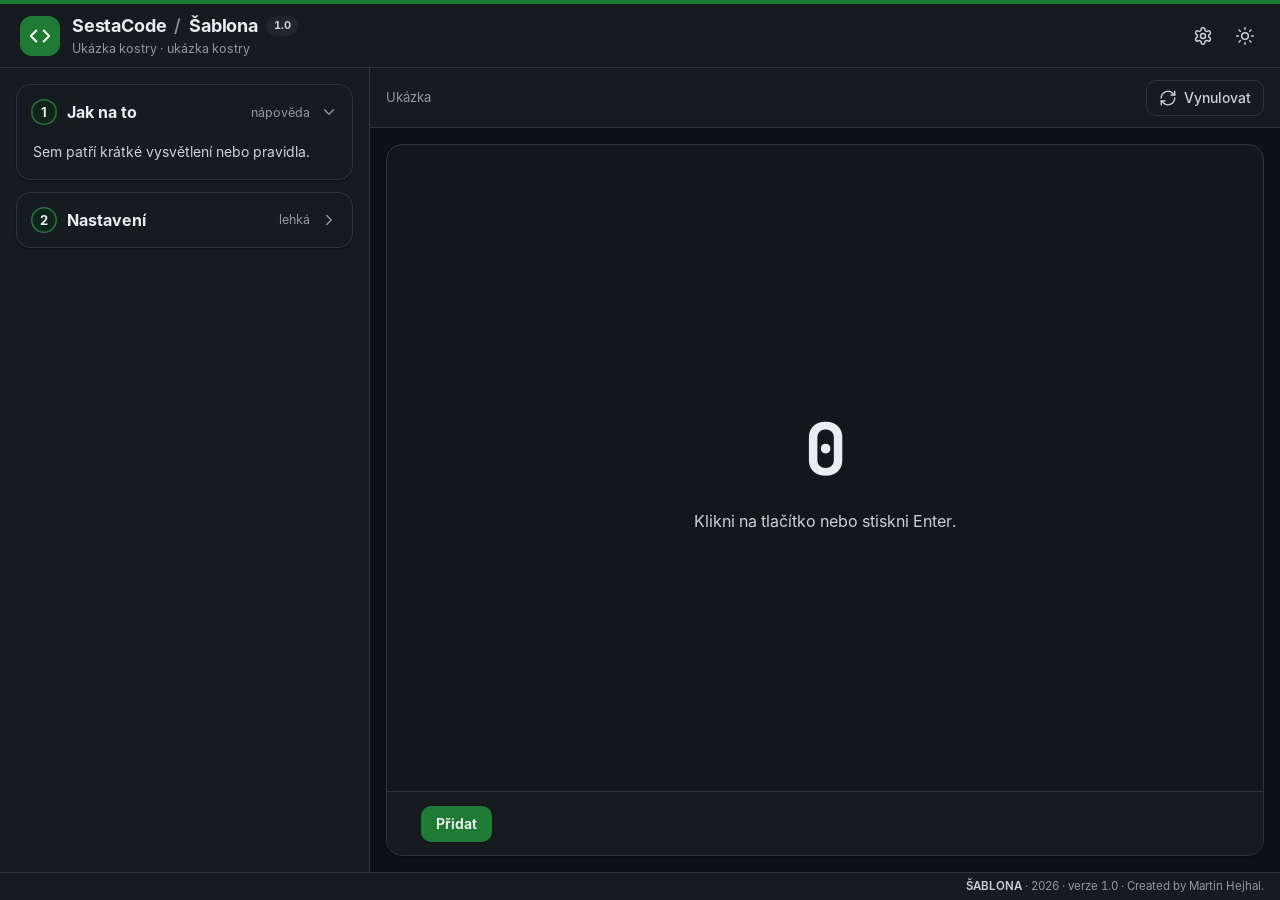
<file: sablona/index.html>
<!DOCTYPE html>
<html lang="cs">
<head>
<meta charset="utf-8">
<meta name="viewport" content="width=device-width, initial-scale=1">
<title>Nová aplikace – SestaCode</title>
<link rel="icon" href="data:image/svg+xml,%3Csvg xmlns='http://www.w3.org/2000/svg' viewBox='0 0 32 32'%3E%3Crect width='32' height='32' rx='9' fill='%231A7F37'/%3E%3Cpath d='m20 22 6-6-6-6M12 10l-6 6 6 6' fill='none' stroke='%23fff' stroke-width='2.4' stroke-linecap='round' stroke-linejoin='round'/%3E%3C/svg%3E">
<script>try{document.documentElement.dataset.theme=localStorage.getItem('sestacode-rezim')||'dark'}catch(e){document.documentElement.dataset.theme='dark'}</script>
<link rel="stylesheet" href="../shared/sesta.css?v=1.1.1">
<style>
/* ===== Styly jen pro tuto aplikaci (barvy vždy z proměnných v shared/sesta.css) ===== */
.demo{font:700 72px var(--mono);color:var(--text)}
</style>
</head>
<!--
  ŠABLONA NOVÉ APLIKACE SESTACODE
  1. Zkopíruj složku „sablona“ a přejmenuj ji (malá písmena, bez diakritiky), např. „cykly“.
  2. Do shared/apps.js přidej záznam { id:'cykly', name:'…', path:'cykly/', icon:'code', desc:'…', long:'…', version:'1.0', year:2026 }.
  3. Níže v SESTA.init přepiš app:'sablona' na stejné id.
  Aplikace se pak sama objeví na rozcestníku i v nabídce aplikací u loga.

  Kostra stránky: levý panel s číslovanými kartami (.c-side > .c-card), lišta (.c-tb) a plocha (.c-area > .c-sheet).
  Ze shared/sesta-shell.js (objekt SESTA):
    SESTA.store.get/set/remove  – paměť aplikace do zavření prohlížeče
    SESTA.toast(text, {kind:'ok'|'err', action:{label, run}}), await SESTA.confirm({title, text, ok})
    SESTA.modal({...}), SESTA.icon('název'), SESTA.fmtTime(ms, desetiny), SESTA.ring(procenta, 'var(--ok)')
    SESTA.cards('#side') – karty v levém panelu (rozbalená jen první)
    Soubory .json: v SESTA.init předej serialize, load a actions.new – v hlavičce se objeví Nový / Otevřít / Uložit.
-->
<body>
<main class="s-main"><div class="c-app">
  <aside class="c-side" id="side">
    <section class="c-card">
      <button class="c-card-h" type="button"><span class="c-num">1</span><span class="c-ttl">Jak na to</span><span class="c-meta">nápověda</span></button>
      <div class="c-card-b"><p>Sem patří krátké vysvětlení nebo pravidla.</p></div>
    </section>
    <section class="c-card">
      <button class="c-card-h" type="button"><span class="c-num">2</span><span class="c-ttl">Nastavení</span><span class="c-meta" id="m2"></span></button>
      <div class="c-card-b"><div class="c-opt" id="opt"><button type="button" data-v="1">Lehká</button><button type="button" data-v="2">Těžká</button></div></div>
    </section>
  </aside>
  <section class="c-work">
    <div class="c-tb"><span class="c-prog">Ukázka</span><span class="c-grow"></span><button class="c-tool" type="button" id="bReset"><i data-i="refresh"></i>Vynulovat</button></div>
    <div class="c-area"><div class="c-sheet">
      <div class="c-sheet-b"><div class="c-center"><div class="demo" id="count">0</div><p class="sub">Klikni na tlačítko nebo stiskni Enter.</p></div></div>
      <div class="c-sheet-f"><span class="c-grow"></span><button class="s-btn pri" type="button" id="bPlus">Přidat</button></div>
    </div></div>
  </section>
</div></main>
<script src="../shared/apps.js?v=1.1.1"></script>
<script src="../shared/sesta-shell.js?v=1.1.1"></script>
<script>
'use strict';
const $ = id => document.getElementById(id);
let count = SESTA.store.get('count', 0);
const render = () => {
  $('count').textContent = count;
  const lvl = SESTA.store.get('level', '1');
  $('m2').textContent = lvl === '1' ? 'lehká' : 'těžká';
  document.querySelectorAll('#opt button').forEach(b => { b.classList.toggle('on', b.dataset.v === lvl); b.onclick = () => { SESTA.store.set('level', b.dataset.v); render(); }; });
};
const add = () => { count++; SESTA.store.set('count', count); render(); };
$('bPlus').onclick = add;
$('bReset').onclick = () => { const old = count; count = 0; SESTA.store.set('count', 0); render(); SESTA.toast('Vynulováno', { action:{ label:'Vrátit', run:() => { count = old; SESTA.store.set('count', old); render(); } } }); };
document.addEventListener('keydown', e => { if(!SESTA.modalOpen() && e.key === 'Enter'){ e.preventDefault(); add(); } });

/* Šablona není v shared/apps.js – pro náhled se dočasně zaregistruje sama. U nové aplikace tento řádek smaž. */
if(!SESTA.apps.find(a => a.id === 'sablona')) SESTA.apps.push({ id:'sablona', name:'Šablona', path:'sablona/', icon:'code', desc:'Ukázka kostry', version:'1.0', year:2026, hidden:true });

SESTA.init({ app:'sablona', panel:'#side', subtitle: () => 'ukázka kostry', shortcuts:[{ label:'Přidat', keys:'Enter' }] });
SESTA.cards('#side');
render();
</script>
</body>
</html>
</file>
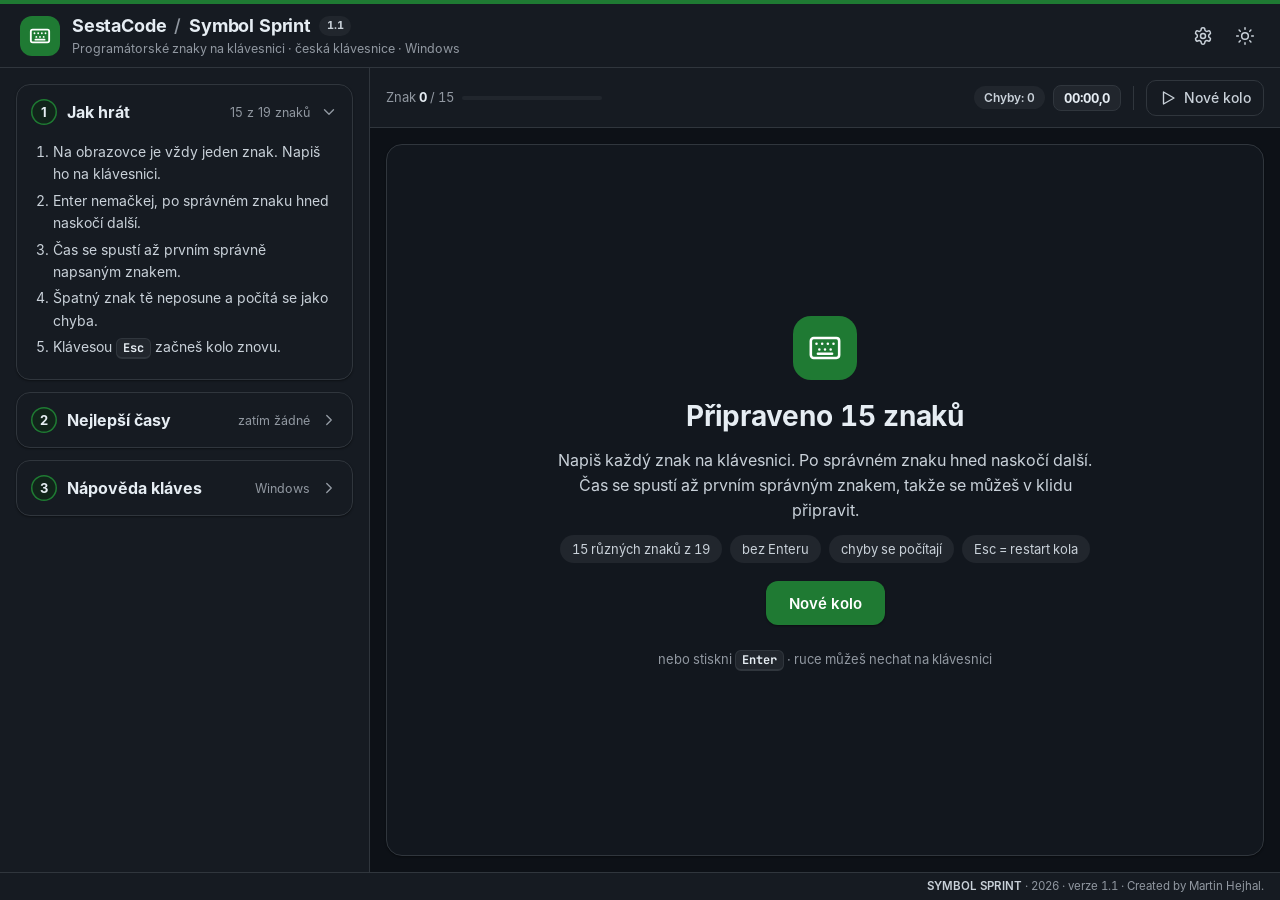
<file: symbol-sprint/index.html>
<!DOCTYPE html>
<html lang="cs">
<head>
<meta charset="utf-8">
<meta name="viewport" content="width=device-width, initial-scale=1">
<title>Symbol Sprint – SestaCode</title>
<link rel="icon" href="data:image/svg+xml,%3Csvg xmlns='http://www.w3.org/2000/svg' viewBox='0 0 32 32'%3E%3Crect width='32' height='32' rx='9' fill='%231A7F37'/%3E%3Cpath d='m20 22 6-6-6-6M12 10l-6 6 6 6' fill='none' stroke='%23fff' stroke-width='2.4' stroke-linecap='round' stroke-linejoin='round'/%3E%3C/svg%3E">
<script>try{document.documentElement.dataset.theme=localStorage.getItem('sestacode-rezim')||'dark'}catch(e){document.documentElement.dataset.theme='dark'}</script>
<link rel="stylesheet" href="../shared/sesta.css?v=1.1.1">
<style>
/* ===== Symbol Sprint ===== */
.sp-steps{margin:0;padding-left:20px;color:var(--text-2);line-height:1.6;font-size:14px}
.sp-steps li{margin-bottom:4px}
.sp-best{display:grid;grid-template-columns:1fr auto;gap:10px 14px;align-items:center}
.sp-best .n{font-size:14px;font-weight:600;color:var(--text)}
.sp-best .n small{display:block;font-size:12px;font-weight:400;color:var(--muted)}
.sp-best .v{font:700 17px var(--mono);color:var(--text)}
.sp-set{display:flex;flex-wrap:wrap;gap:6px}
.sp-set span{font:700 16px var(--mono);width:34px;height:34px;display:grid;place-items:center;border-radius:8px;background:var(--bg-subtle);color:var(--text)}
.sp-play{min-height:100%;display:flex;flex-direction:column;align-items:center;justify-content:center;gap:10px;text-align:center}
.sp-count{font-size:13px;letter-spacing:.14em;color:var(--muted);font-weight:700}
.sp-count b{color:var(--text)}
.glyph{width:240px;height:210px;border-radius:24px;display:grid;place-items:center;font:700 150px/1 var(--mono);color:var(--text);background:var(--code-bg);border:1.5px solid var(--border);transition:border-color .15s,background .15s;user-select:none}
.glyph.flash-ok{border-color:var(--ok);background:var(--ok-soft)}
.glyph.flash-bad{border-color:var(--danger);background:var(--danger-soft)}
@keyframes shake{0%,100%{transform:translateX(0)}20%{transform:translateX(-9px)}40%{transform:translateX(8px)}60%{transform:translateX(-5px)}80%{transform:translateX(4px)}}
.shake{animation:shake .32s ease-out}
.sp-name{font-size:14px;color:var(--muted)}
.sp-instr{font-size:19px;font-weight:500;color:var(--text)}
.sp-fb{min-height:56px;display:flex;flex-direction:column;align-items:center;gap:6px;font-size:14px}
.sp-fb .wrong{color:var(--danger);font-weight:500}
.sp-fb .wrong .mono{color:var(--text);background:var(--danger-soft);border-radius:6px;padding:0 7px;font-weight:700}
.sp-fb .keyhint{color:var(--text-2);background:var(--warn-soft);border-radius:10px;padding:6px 12px}
.sp-fb .keyhint b{color:var(--warn)}
.slots{display:flex;gap:6px;flex-wrap:nowrap}
.slot{width:36px;height:40px;border-radius:9px;border:1px solid var(--border);background:var(--bg-subtle);display:grid;place-items:center;font:700 17px var(--mono);color:var(--muted)}
.slot.done{border-color:var(--ok);background:var(--ok-soft);color:var(--text)}
.slot.cur{border-color:var(--accent);background:var(--accent-soft);color:var(--accent-text);box-shadow:0 0 0 2px var(--accent-ring)}
.pause{position:absolute;inset:0;z-index:5;display:flex;flex-direction:column;align-items:center;justify-content:center;gap:12px;background:color-mix(in srgb,var(--bg-canvas) 88%,transparent);backdrop-filter:blur(4px);text-align:center}
.pause h2{margin:0;font-size:26px}
.pause p{margin:0;color:var(--text-2)}
.record{display:inline-flex;align-items:center;gap:6px;font-size:13px;font-weight:700;color:var(--accent-text);background:var(--accent-soft);border-radius:999px;padding:4px 12px}
.record .s-i{width:16px;height:16px}
.errchars{display:flex;gap:6px;flex-wrap:wrap;justify-content:center}
.errchars span{font:700 15px var(--mono);padding:3px 10px;border-radius:8px;background:var(--danger-soft);color:var(--text)}
@media (max-height:760px){ .glyph{width:200px;height:170px;font-size:120px} .sp-instr{font-size:17px} .slot{width:32px;height:36px;font-size:15px} }
</style>
</head>
<body>
<main class="s-main"><div class="c-app">
  <aside class="c-side" id="side">
    <section class="c-card">
      <button class="c-card-h" type="button"><span class="c-num">1</span><span class="c-ttl">Jak hrát</span><span class="c-meta">15 z 19 znaků</span></button>
      <div class="c-card-b">
        <ol class="sp-steps">
          <li>Na obrazovce je vždy jeden znak. Napiš ho na klávesnici.</li>
          <li>Enter nemačkej, po správném znaku hned naskočí další.</li>
          <li>Čas se spustí až prvním správně napsaným znakem.</li>
          <li>Špatný znak tě neposune a počítá se jako chyba.</li>
          <li>Klávesou <kbd class="c-k">Esc</kbd> začneš kolo znovu.</li>
        </ol>
      </div>
    </section>
    <section class="c-card">
      <button class="c-card-h" type="button"><span class="c-num">2</span><span class="c-ttl">Nejlepší časy</span><span class="c-meta" id="spBestMeta"></span></button>
      <div class="c-card-b">
        <div class="sp-best" id="spBest"></div>
        <div class="c-info"><i data-i="info"></i><span>Rekordy platí do zavření prohlížeče, pak se smažou.</span></div>
      </div>
    </section>
    <section class="c-card">
      <button class="c-card-h" type="button"><span class="c-num">3</span><span class="c-ttl">Nápověda kláves</span><span class="c-meta" id="spHintMeta"></span></button>
      <div class="c-card-b">
        <span class="c-lbl">Kdy ukázat, kde znak na klávesnici najdeš</span>
        <div class="c-opt" id="spHintOpt"><button type="button" data-h="auto">Po 2 chybách</button><button type="button" data-h="always">Vždy</button><button type="button" data-h="off">Nikdy</button></div>
        <span class="c-lbl">Klávesnice (rozpoznáno automaticky)</span>
        <div class="c-opt" id="spOsOpt"><button type="button" data-os="win">Windows</button><button type="button" data-os="mac">Mac</button></div>
        <span class="c-lbl">Procvičované znaky (kolo vylosuje 15 z nich)</span>
        <div class="sp-set" id="spSet"></div>
      </div>
    </section>
  </aside>
  <section class="c-work">
    <div class="c-tb" id="spTb"></div>
    <div class="c-area">
      <div class="c-sheet" id="spSheet">
        <div class="c-sheet-b" id="spBody"></div>
        <div class="c-sheet-f" id="spFoot"></div>
      </div>
    </div>
  </section>
</div></main>
<script src="../shared/apps.js?v=1.1.1"></script>
<script src="../shared/sesta-shell.js?v=1.1.1"></script>
<script>
'use strict';
/* Symbol Sprint – rychlostní trénink programátorských znaků na české klávesnici.
   Kontroluje se skutečně vložený znak (e.key), ne poloha klávesy, takže funguje i se Shift a AltGr. */
const $ = id => document.getElementById(id);
const esc = SESTA.esc;
const shuffle = a => { a = a.slice(); for(let i = a.length - 1; i > 0; i--){ const j = Math.floor(Math.random() * (i + 1)); [a[i], a[j]] = [a[j], a[i]]; } return a; };

const SymbolSprintEngine = (() => {
  // Sada znaků (od verze 1.1 navíc { } a _); kolo vylosuje 15 různých
  const CHARS = ['.', ':', '(', ')', '[', ']', '{', '}', '$', ';', '/', '*', '-', '_', '<', '>', '"', '!', '='];
  const ROUND = 15;
  const NAMES = { '.':'tečka', ':':'dvojtečka', '(':'levá kulatá závorka', ')':'pravá kulatá závorka', '[':'levá hranatá závorka',
    ']':'pravá hranatá závorka', '$':'dolar', ';':'středník', '/':'lomítko', '*':'hvězdička', '-':'minus (pomlčka)',
    '<':'menší než', '>':'větší než', '"':'uvozovky', '!':'vykřičník', '=':'rovnítko',
    '{':'levá složená závorka', '}':'pravá složená závorka', '_':'podtržítko' };
  // Kde znak najdeš na české klávesnici. Windows: rozložení „Čeština“ (QWERTZ), AltGr = pravý Alt.
  // Mac: rozložení „Czech“, Option = ⌥. U * a ! na Macu jsme pevnou kombinaci neověřili, proto odkaz na Prohlížeč klávesnic.
  const K = s => '<kbd class="c-k">' + s + '</kbd>';
  const VIEWER = 'podrž ' + K('Option') + ' nebo ' + K('Shift') + ' a najdi ho v Prohlížeči klávesnic';
  const HINTS = {
    win: { '.':'klávesa ' + K('.') + ' vpravo vedle čárky', ':':K('Shift') + ' + ' + K('.'),
      '(':K('Shift') + ' + ' + K(')') + ' (klávesa vpravo od ú)', ')':'klávesa ' + K(')') + ' vpravo od ú',
      '[':K('AltGr') + ' + ' + K('F'), ']':K('AltGr') + ' + ' + K('G'), '{':K('AltGr') + ' + ' + K('B'), '}':K('AltGr') + ' + ' + K('N'),
      '$':K('AltGr') + ' + ' + K('ů'), ';':'klávesa ' + K(';') + ' vlevo nahoře pod Esc',
      '/':K('Shift') + ' + ' + K('ú') + ' nebo ' + K('/') + ' na numerické klávesnici',
      '*':K('*') + ' na numerické klávesnici nebo ' + K('AltGr') + ' + ' + K('-'),
      '-':'klávesa ' + K('-') + ' vpravo dole nebo na numerické klávesnici', '_':K('Shift') + ' + ' + K('-'),
      '<':K('AltGr') + ' + ' + K(','), '>':K('AltGr') + ' + ' + K('.'), '"':K('Shift') + ' + ' + K('ů'),
      '!':K('Shift') + ' + ' + K('§') + ' (vpravo od ů)', '=':'klávesa ' + K('=') + ' vpravo od é' },
    mac: { '.':'klávesa ' + K('.') + ' vpravo vedle čárky', ':':K('Shift') + ' + ' + K('.'),
      '(':K('Shift') + ' + ' + K(')') + ' (klávesa vpravo od ú)', ')':'klávesa ' + K(')') + ' vpravo od ú',
      '[':K('Option') + ' + ' + K('ú'), ']':K('Option') + ' + ' + K(')'),
      '{':K('Option') + ' + ' + K('í') + ' (klávesa 9)', '}':K('Option') + ' + ' + K('é') + ' (klávesa 0)',
      '$':K('Option') + ' + ' + K('č') + ' (klávesa 4)', ';':K('Option') + ' + ' + K('ů'),
      '/':K('Shift') + ' + ' + K('ú'), '*':VIEWER + ' (na numerické klávesnici je přímo ' + K('*') + ')',
      '-':'klávesa ' + K('-') + ' vpravo dole', '_':K('Shift') + ' + ' + K('-'),
      '<':K('Option') + ' + ' + K(','), '>':K('Option') + ' + ' + K('.'), '"':K('Shift') + ' + ' + K('ů'),
      '!':VIEWER, '=':'klávesa ' + K('=') + ' vpravo od é' }
  };
  const OS_NAMES = { win:'Windows', mac:'Mac' };
  const osMode = () => { const o = SESTA.store.get('os', SESTA.platform); return OS_NAMES[o] ? o : SESTA.platform; };
  const HINT_NAMES = { auto:'po 2 chybách', always:'vždy', off:'nikdy' };
  const S = { phase:'intro', seq:[], pos:0, errors:0, errBy:{}, curErr:0, lastWrong:null, acc:0, t0:0, running:false, tick:null, result:null };
  const hintMode = () => { const h = SESTA.store.get('hint', 'auto'); return HINT_NAMES[h] ? h : 'auto'; };
  const best = () => SESTA.store.get('best', {}) || {};
  const fmt = ms => SESTA.fmtTime(ms, true);

  /* ---------- Měření času ---------- */
  const elapsed = () => S.acc + (S.running ? performance.now() - S.t0 : 0);
  function startClock(){ S.t0 = performance.now(); S.running = true; startTick(); }
  function stopClock(){ if(S.running){ S.acc += performance.now() - S.t0; S.running = false; } stopTick(); }
  function startTick(){ stopTick(); S.tick = setInterval(() => { const el = $('spTimer'); if(el) el.textContent = fmt(elapsed()); }, 100); }
  function stopTick(){ if(S.tick){ clearInterval(S.tick); S.tick = null; } }

  /* ---------- Kolo ---------- */
  function newRound(){
    stopClock();
    Object.assign(S, { phase:'play', seq:shuffle(CHARS).slice(0, ROUND), pos:0, errors:0, errBy:{}, curErr:0, lastWrong:null, acc:0, running:false, result:null });
    render();
  }
  function correct(){
    if(!S.running && S.pos === 0 && S.acc === 0) startClock();   // čas startuje prvním správným znakem
    S.pos++; S.curErr = 0; S.lastWrong = null;
    if(S.pos >= ROUND) return finish();
    render('ok');
  }
  function wrong(ch){
    S.errors++; S.curErr++; S.lastWrong = ch;
    const target = S.seq[S.pos]; S.errBy[target] = (S.errBy[target] || 0) + 1;
    render('bad');
  }
  function finish(){
    stopClock();
    const time = S.acc, acc = Math.round(ROUND / (ROUND + S.errors) * 1000) / 10;
    const b = best(); let recClean = false, recAny = false;
    if(typeof b.any !== 'number' || time < b.any){ b.any = time; b.anyErr = S.errors; recAny = true; }
    if(S.errors === 0 && (typeof b.clean !== 'number' || time < b.clean)){ b.clean = time; recClean = true; }
    SESTA.store.set('best', b);
    S.result = { time, acc, errors:S.errors, recAny, recClean };
    S.phase = 'done';
    if(document.activeElement && document.activeElement !== document.body) document.activeElement.blur();
    render(); renderSide();
  }
  function pause(){ if(S.phase === 'play' && S.running){ stopClock(); S.phase = 'paused'; render(); } }
  function resume(){ if(S.phase !== 'paused') return; S.phase = 'play'; startClock(); render(); }

  /* ---------- Klávesnice ---------- */
  const NAV = ['Tab','ArrowUp','ArrowDown','ArrowLeft','ArrowRight','PageUp','PageDown','Home','End','Backspace'];
  function onKey(e){
    if(SESTA.modalOpen()) return;
    const k = e.key || '';
    // Ochrana proti nechtěnému odchodu ze hry: Tab by přesunul výběr na logo v hlavičce
    // a mezerník by ho „klikl“ (= rozcestník); Alt+← / ⌘+[ / ⌘+← je v prohlížeči „Zpět“.
    if(k === 'Tab' || ((e.altKey || e.metaKey) && (k === 'ArrowLeft' || k === '['))){ e.preventDefault(); return; }
    if(e.repeat){ e.preventDefault(); return; }                          // potlačení opakování při držení klávesy
    if(S.phase === 'intro' || S.phase === 'done'){
      if(k === 'Enter' && !e.ctrlKey && !e.altKey){ e.preventDefault(); newRound(); }
      else if(k === ' ') e.preventDefault();                              // mezerník nesmí „kliknout“ na tlačítko s fokusem
      return;
    }
    if(S.phase === 'paused'){
      if(k.length === 1 || k === 'Enter'){ e.preventDefault(); resume(); }
      return;
    }
    if(k === 'Escape'){ e.preventDefault(); newRound(); return; }        // ruční restart
    if(NAV.includes(k) || k === 'Enter'){ e.preventDefault(); return; }
    if(k.length !== 1) return;                                             // Shift, Ctrl, Alt, AltGr, mrtvé klávesy…
    if(e.metaKey) return;                                                  // zkratky na Macu (⌘)
    if(e.ctrlKey && !e.altKey) return;                                     // zkratky prohlížeče (AltGr = Ctrl+Alt projde)
    const mac = SESTA.isMac || osMode() === 'mac';                         // na Macu se znaky píšou i přes Option
    if(e.altKey && !e.ctrlKey && !mac && !(e.getModifierState && e.getModifierState('AltGraph'))) return;
    e.preventDefault();
    if(k === S.seq[S.pos]) correct(); else wrong(k);
  }

  /* ---------- Levý panel ---------- */
  function renderSide(){
    const b = best();
    const row = (name, v, sub) => '<span class="n">' + name + '<small>' + sub + '</small></span><span class="v">' + (typeof v === 'number' ? fmt(v) : '–') + '</span>';
    $('spBest').innerHTML = row('Bez chyby', b.clean, 'kolo bez jediného chybného stisku') +
      row('Nejrychlejší kolo', b.any, typeof b.anyErr === 'number' ? 'chyb v tomto kole: ' + b.anyErr : 'i s chybami');
    $('spBestMeta').textContent = typeof b.clean === 'number' ? 'bez chyby ' + fmt(b.clean) : typeof b.any === 'number' ? fmt(b.any) : 'zatím žádné';
    $('spHintMeta').textContent = OS_NAMES[osMode()];
    document.querySelectorAll('#spOsOpt button').forEach(b => {
      b.classList.toggle('on', b.dataset.os === osMode());
      b.onclick = () => { SESTA.store.set('os', b.dataset.os); b.blur(); renderSide(); if(S.phase === 'play') render(); };
    });
    $('spSet').innerHTML = CHARS.map(c => '<span title="' + esc(NAMES[c]) + '">' + esc(c) + '</span>').join('');
    document.querySelectorAll('#spHintOpt button').forEach(b => {
      b.classList.toggle('on', b.dataset.h === hintMode());
      b.onclick = () => { SESTA.store.set('hint', b.dataset.h); b.blur(); renderSide(); if(S.phase === 'play') render(); };
    });
  }

  /* ---------- Lišta a plocha ---------- */
  function toolbar(){
    const playing = S.phase === 'play' || S.phase === 'paused';
    const pos = S.phase === 'done' ? ROUND : S.pos;
    $('spTb').innerHTML =
      '<span class="c-prog">Znak <b>' + (playing ? S.pos + 1 : pos) + '</b> / ' + ROUND + '</span>' +
      '<span class="c-pbar"><i style="width:' + Math.round(pos / ROUND * 100) + '%"></i></span>' +
      '<span class="c-grow"></span>' +
      '<span class="c-badge ' + (S.errors ? 'bad' : '') + '">Chyby: ' + S.errors + '</span>' +
      '<span class="c-timer" id="spTimer">' + fmt(S.phase === 'intro' ? 0 : elapsed()) + '</span>' +
      '<span class="c-tsep"></span>' +
      (playing ? '<button class="c-tool" type="button" id="spRestart" data-tip="Začít kolo znovu" data-key="Esc">' + SESTA.icon('refresh') + 'Restartovat kolo</button>'
               : '<button class="c-tool" type="button" id="spNew" data-tip="Nové kolo" data-key="Enter">' + SESTA.icon('play') + 'Nové kolo</button>');
    const b = $('spRestart') || $('spNew'); b.onclick = e => { e.currentTarget.blur(); newRound(); };
  }
  function render(flash){
    toolbar();
    const body = $('spBody'), foot = $('spFoot');
    const old = $('spSheet').querySelector('.pause'); if(old) old.remove();
    if(S.phase === 'intro'){
      foot.innerHTML = '';
      body.innerHTML = '<div class="c-center c-fade">' +
        '<div class="c-hero">' + SESTA.icon('keys') + '</div>' +
        '<h2>Připraveno 15 znaků</h2>' +
        '<p class="sub">Napiš každý znak na klávesnici. Po správném znaku hned naskočí další. Čas se spustí až prvním správným znakem, takže se můžeš v klidu připravit.</p>' +
        '<div class="c-pills"><span>15 různých znaků z 19</span><span>bez Enteru</span><span>chyby se počítají</span><span>Esc = restart kola</span></div>' +
        '<div class="c-btns"><button class="s-btn pri lg" type="button" id="spStart">Nové kolo</button></div>' +
        '<p class="c-hint">nebo stiskni <kbd class="c-k">Enter</kbd> · ruce můžeš nechat na klávesnici</p></div>';
      $('spStart').onclick = e => { e.currentTarget.blur(); newRound(); };
      return;
    }
    if(S.phase === 'done'){
      const r = S.result, b = best();
      const color = r.errors === 0 ? 'var(--ok)' : r.acc >= 80 ? 'var(--info)' : r.acc >= 60 ? 'var(--warn)' : 'var(--danger)';
      const errChars = Object.keys(S.errBy);
      body.innerHTML = '<div class="c-center c-fade">' +
        '<div class="c-hero ok c-pop">' + SESTA.icon('checkc') + '</div>' +
        '<h2>Kolo dokončeno</h2>' +
        (r.recClean ? '<span class="record">' + SESTA.icon('trophy') + 'Nový rekord bez chyby</span>' : r.recAny ? '<span class="record">' + SESTA.icon('trophy') + 'Nové nejrychlejší kolo</span>' : '') +
        '<div class="c-stats">' +
          '<div class="c-stat"><span class="k">Čas</span><span class="v">' + fmt(r.time) + '</span><span class="s">minuty:sekundy,desetiny</span></div>' +
          '<div class="c-stat"><span class="k">Přesnost</span>' + SESTA.ring(Math.round(r.acc), color) + '</div>' +
          '<div class="c-stat"><span class="k">Správně</span><span class="v">15/15</span><span class="s">chybné stisky: ' + r.errors + '</span></div>' +
        '</div>' +
        '<div class="c-pills"><span>Přesnost ' + String(r.acc).replace('.', ',') + ' %</span><span>Nejlepší bez chyby: ' + (typeof b.clean === 'number' ? fmt(b.clean) : '–') + '</span><span>Nejrychlejší kolo: ' + (typeof b.any === 'number' ? fmt(b.any) : '–') + '</span></div>' +
        (errChars.length ? '<p class="c-hint">Znaky, ve kterých byla chyba:</p><div class="errchars">' + errChars.map(c => '<span title="' + esc(NAMES[c]) + '">' + esc(c) + ' ×' + S.errBy[c] + '</span>').join('') + '</div>' : '') +
        '</div>';
      foot.innerHTML = '<span class="c-hint">Novou hru spustíš i klávesou <kbd class="c-k">Enter</kbd>.</span><span class="c-grow"></span><button class="s-btn pri" type="button" id="spAgain">Hrát znovu</button>';
      SESTA.animateRings(body);
      $('spAgain').onclick = e => { e.currentTarget.blur(); newRound(); };
      return;
    }
    // hra (i pozastavená)
    const ch = S.seq[S.pos];
    const showHint = hintMode() === 'always' || (hintMode() === 'auto' && S.curErr >= 2);
    let fb = '';
    if(S.lastWrong !== null) fb += '<span class="wrong">Stiskl jsi <span class="mono">' + esc(S.lastWrong === ' ' ? 'mezerník' : S.lastWrong) + '</span>, zkus to znovu.</span>';
    if(showHint) fb += '<span class="keyhint"><b>Kde ho najdeš (' + OS_NAMES[osMode()] + '):</b> ' + HINTS[osMode()][ch] + '</span>';
    body.innerHTML = '<div class="sp-play">' +
      '<div class="sp-count">ZNAK <b>' + (S.pos + 1) + '</b> / ' + ROUND + '</div>' +
      '<div class="glyph' + (flash === 'bad' ? ' flash-bad shake' : flash === 'ok' ? ' flash-ok' : '') + '" id="spGlyph" aria-live="polite" aria-label="Znak ' + esc(NAMES[ch]) + '">' + esc(ch) + '</div>' +
      '<div class="sp-name">' + esc(NAMES[ch]) + '</div>' +
      '<div class="sp-instr">Napiš tento znak na klávesnici.</div>' +
      '<div class="sp-fb">' + fb + '</div></div>';
    if(flash === 'ok') setTimeout(() => { const g = $('spGlyph'); if(g) g.classList.remove('flash-ok'); }, 160);
    if(flash === 'bad') setTimeout(() => { const g = $('spGlyph'); if(g) g.classList.remove('flash-bad'); }, 360);
    foot.innerHTML = '<div class="slots" aria-label="Průběh kola">' + S.seq.map((c, i) =>
      '<span class="slot' + (i < S.pos ? ' done' : i === S.pos ? ' cur' : '') + '">' + (i < S.pos ? esc(c) : i === S.pos ? '?' : '·') + '</span>').join('') + '</div>';
    if(S.phase === 'paused'){
      const p = document.createElement('div'); p.className = 'pause c-fade';
      p.innerHTML = '<div class="c-hero warn">' + SESTA.icon('pause') + '</div><h2>Pozastaveno</h2><p>Okno přestalo být aktivní, měření času se zastavilo.</p><button class="s-btn pri lg" type="button" id="spResume">Pokračovat</button><p class="c-hint">nebo stiskni libovolnou klávesu</p>';
      $('spSheet').appendChild(p);
      $('spResume').onclick = e => { e.currentTarget.blur(); resume(); };
    }
  }
  return {
    init(){ renderSide(); render(); },
    onKey, pause,
    playing: () => S.phase === 'play',
    _state: () => S, CHARS, ROUND
  };
})();

/* ---------- napojení na kostru SestaCode ---------- */
SESTA.init({
  app: 'symbol-sprint',
  panel: '#side',
  subtitle: () => 'česká klávesnice · ' + (SESTA.isMac ? 'Mac' : 'Windows'),
  helpKey: () => !SymbolSprintEngine.playing(),       // během hry je „?“ obyčejná (chybná) klávesa
  shortcuts: [ { label:'Nové kolo', keys:'Enter' }, { label:'Restartovat kolo během hry', keys:'Esc' } ]
});
SESTA.cards('#side');
document.addEventListener('keydown', e => SymbolSprintEngine.onKey(e));
addEventListener('blur', () => SymbolSprintEngine.pause());
addEventListener('pagehide', () => SymbolSprintEngine.pause());
document.addEventListener('visibilitychange', () => { if(document.hidden) SymbolSprintEngine.pause(); });
SymbolSprintEngine.init();
</script>
</body>
</html>
</file>
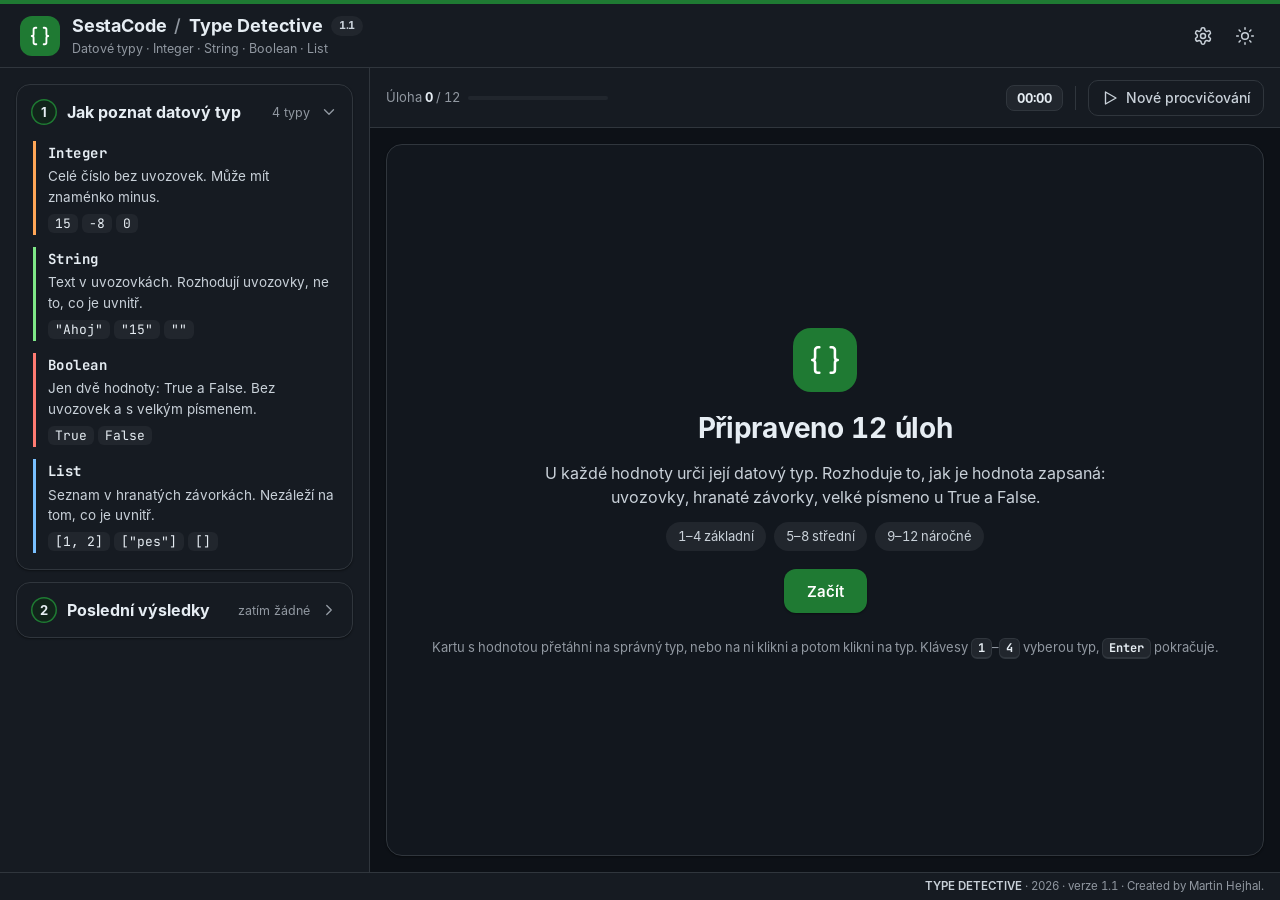
<file: type-detective/index.html>
<!DOCTYPE html>
<html lang="cs">
<head>
<meta charset="utf-8">
<meta name="viewport" content="width=device-width, initial-scale=1">
<title>Type Detective – SestaCode</title>
<link rel="icon" href="data:image/svg+xml,%3Csvg xmlns='http://www.w3.org/2000/svg' viewBox='0 0 32 32'%3E%3Crect width='32' height='32' rx='9' fill='%231A7F37'/%3E%3Cpath d='m20 22 6-6-6-6M12 10l-6 6 6 6' fill='none' stroke='%23fff' stroke-width='2.4' stroke-linecap='round' stroke-linejoin='round'/%3E%3C/svg%3E">
<script>try{document.documentElement.dataset.theme=localStorage.getItem('sestacode-rezim')||'dark'}catch(e){document.documentElement.dataset.theme='dark'}</script>
<link rel="stylesheet" href="../shared/sesta.css?v=1.1.1">
<style>
/* ===== Type Detective ===== */
.ti{border-left:3px solid var(--border-strong);padding:2px 0 2px 12px}
.ti b{font:700 14px var(--mono);letter-spacing:.03em;color:var(--text)}
.ti p{margin:3px 0 6px;font-size:13.5px;line-height:1.5;color:var(--text-2)}
.ti code{font:500 13px var(--mono);color:var(--text);background:var(--bg-subtle);border-radius:6px;padding:1px 7px;margin-right:4px;display:inline-block}
.ti.int{border-color:var(--c-num)} .ti.str{border-color:var(--c-str)} .ti.bool{border-color:var(--c-kw)} .ti.list{border-color:var(--c-fn)}
.hist{display:flex;flex-direction:column;gap:6px;font-size:13.5px}
.hist div{display:flex;justify-content:space-between;gap:10px;color:var(--muted)}
.hist b{color:var(--text);font-family:var(--mono)}
.td-wrap{display:flex;flex-direction:column;align-items:center;gap:18px;min-height:100%;justify-content:center}
.td-q{font-size:19px;font-weight:500;margin:0;color:var(--text)}
.dock{width:100%;max-width:760px;min-height:150px;border:1.5px dashed var(--border);border-radius:18px;display:flex;align-items:center;justify-content:center;padding:18px;background:var(--bg-work)}
.vcard{position:relative;min-width:240px;max-width:100%;padding:24px 40px 22px;border-radius:16px;background:var(--bg-app);border:1.5px solid var(--border-strong);box-shadow:var(--sh-2);font:700 42px/1.2 var(--mono);color:var(--text);text-align:center;cursor:grab;user-select:none;touch-action:none;transition:box-shadow .15s,border-color .15s;white-space:pre}
.vcard:hover{border-color:var(--accent)}
.vcard .cap{position:absolute;left:14px;top:8px;font:700 10.5px var(--font);letter-spacing:.08em;color:var(--muted);text-transform:uppercase}
.vcard.picked{border-color:var(--accent);box-shadow:0 0 0 4px var(--accent-ring),var(--sh-2)}
.vcard.lift{cursor:grabbing;z-index:20;box-shadow:var(--sh-3);transition:none}
.vcard.res-ok{border-color:var(--ok);background:var(--ok-soft);cursor:default}
.vcard.res-bad{border-color:var(--danger);background:var(--danger-soft);cursor:default}
.targets{display:grid;grid-template-columns:repeat(4,minmax(0,1fr));gap:12px;width:100%;max-width:960px}
.tcard{position:relative;display:flex;flex-direction:column;align-items:center;gap:3px;padding:16px 10px 12px;border-radius:14px;border:1.5px solid var(--border);background:var(--bg-app);cursor:pointer;transition:all .15s;min-height:100px;justify-content:center;box-shadow:var(--sh-1)}
.tcard:hover{background:var(--bg-subtle)}
.tcard .tn{font:700 19px var(--mono);letter-spacing:.06em;color:var(--text)}
.tcard .tc{font-size:13px;color:var(--muted)}
.tcard .key{position:absolute;left:10px;top:8px;font:600 11px var(--mono);color:var(--muted)}
.tcard .res{font-size:12.5px;font-weight:700;min-height:17px}
.tcard.hov{border-color:var(--accent);background:var(--accent-soft);transform:translateY(-2px)}
.picking .tcard{border-style:dashed;border-color:var(--accent)}
.tcard.ok{border-style:solid;border-color:var(--ok);background:var(--ok-soft)} .tcard.ok .res{color:var(--ok)}
.tcard.bad{border-style:solid;border-color:var(--danger);background:var(--danger-soft)} .tcard.bad .res{color:var(--danger)}
.locked .tcard{cursor:default}
.locked .tcard:not(.ok):not(.bad){opacity:.45}
.fb{flex:1;font-size:15px;line-height:1.5;color:var(--text-2)}
.fb .ok{color:var(--ok);font-weight:700} .fb .bad{color:var(--danger);font-weight:700}
.fb .mono{color:var(--text);background:var(--bg-subtle);border-radius:5px;padding:0 5px}
.fb b{color:var(--text)}
.bytype{display:grid;grid-template-columns:repeat(4,minmax(0,1fr));gap:10px;width:100%;max-width:720px}
.bytype div{border:1px solid var(--border);border-radius:12px;padding:10px 8px;background:var(--bg-app)}
.bytype b{display:block;font:700 14px var(--mono)}
.bytype span{font-size:12.5px;color:var(--muted)}
.bytype .e{color:var(--danger)}
.wronglist{display:flex;flex-direction:column;gap:6px;width:100%;max-width:560px;font-size:13.5px}
.wronglist div{display:flex;justify-content:space-between;gap:12px;padding:6px 12px;border-radius:10px;background:var(--danger-soft);color:var(--text-2)}
.wronglist .mono{color:var(--text);font-weight:700}
@media (max-height:760px){ .vcard{font-size:36px;padding:20px 34px 18px} .dock{min-height:124px;padding:14px} .tcard{min-height:88px} .td-wrap{gap:14px} }
</style>
</head>
<body>
<main class="s-main"><div class="c-app">
  <aside class="c-side" id="side">
    <section class="c-card">
      <button class="c-card-h" type="button"><span class="c-num">1</span><span class="c-ttl">Jak poznat datový typ</span><span class="c-meta">4 typy</span></button>
      <div class="c-card-b">
        <div class="ti int"><b>Integer</b><p>Celé číslo bez uvozovek. Může mít znaménko minus.</p><code>15</code><code>-8</code><code>0</code></div>
        <div class="ti str"><b>String</b><p>Text v uvozovkách. Rozhodují uvozovky, ne to, co je uvnitř.</p><code>"Ahoj"</code><code>"15"</code><code>""</code></div>
        <div class="ti bool"><b>Boolean</b><p>Jen dvě hodnoty: True a False. Bez uvozovek a s velkým písmenem.</p><code>True</code><code>False</code></div>
        <div class="ti list"><b>List</b><p>Seznam v hranatých závorkách. Nezáleží na tom, co je uvnitř.</p><code>[1, 2]</code><code>["pes"]</code><code>[]</code></div>
      </div>
    </section>
    <section class="c-card">
      <button class="c-card-h" type="button"><span class="c-num">2</span><span class="c-ttl">Poslední výsledky</span><span class="c-meta" id="tdHistMeta"></span></button>
      <div class="c-card-b">
        <div class="hist" id="tdHist"></div>
        <div class="c-info"><i data-i="info"></i><span>Výsledky platí do zavření prohlížeče, pak se smažou.</span></div>
      </div>
    </section>
  </aside>
  <section class="c-work">
    <div class="c-tb" id="tdTb"></div>
    <div class="c-area">
      <div class="c-sheet">
        <div class="c-sheet-b" id="tdBody"></div>
        <div class="c-sheet-f" id="tdFoot"></div>
      </div>
    </div>
  </section>
</div></main>
<script src="../shared/apps.js?v=1.1.1"></script>
<script src="../shared/sesta-shell.js?v=1.1.1"></script>
<script>
'use strict';
/* Type Detective – rozpoznávání datových typů Integer, String, Boolean a List podle zápisu hodnoty */
const $ = id => document.getElementById(id);
const esc = SESTA.esc;
const clamp = (v, a, b) => Math.max(a, Math.min(b, v));
const shuffle = a => { a = a.slice(); for(let i = a.length - 1; i > 0; i--){ const j = Math.floor(Math.random() * (i + 1)); [a[i], a[j]] = [a[j], a[i]]; } return a; };

const TypeDetectiveEngine = (() => {
  const TYPES = [
    { k:'int',  name:'INTEGER', py:'Integer', cz:'celé číslo' },
    { k:'str',  name:'STRING',  py:'String',  cz:'text' },
    { k:'bool', name:'BOOLEAN', py:'Boolean', cz:'pravda / nepravda' },
    { k:'list', name:'LIST',    py:'List',    cz:'seznam' }
  ];
  const TN = Object.fromEntries(TYPES.map(t => [t.k, t]));
  // Databáze hodnot podle typu a obtížnosti (1 základní, 2 střední, 3 náročná)
  const DB = {
    int:  { 1:['12','15','7','42','100','999'], 2:['-15','-8','2026','0'], 3:['-100','0','1','-1'] },
    str:  { 1:['"pes"','"Ahoj"','"Python"','"kočka"','"Ahoj světe"'], 2:['"123"','"15"','"2026"','"0"'], 3:['"True"','"False"','""','"-8"','"2026"'] },
    bool: { 1:['True','False'], 2:['True','False'], 3:['True','False'] },
    list: { 1:['[1, 2]','[1, 2, 3]','["pes", "kočka"]'], 2:['[]','[10]','["Ahoj"]','[True, False]'], 3:['["15"]','[True, 5]','[1, "Ahoj", True]','["True"]','[True, False]'] }
  };
  // Plán kola: 12 úloh, rostoucí obtížnost, Boolean jen 2× (existují jen dvě hodnoty)
  const PLAN = [ [1, ['int','str','bool','list']], [2, ['int','str','bool','list']], [3, ['str','str','list','int']] ];
  const TIER = { 1:['Základní',''], 2:['Střední','warn'], 3:['Náročná','bad'] };

  // Kontrola typu podle zápisu hodnoty v Pythonu (jen pro povolené jednoduché zápisy)
  function classify(v){
    if(/^-?\d+$/.test(v)) return 'int';
    if(/^"[^"]*"$/.test(v)) return 'str';
    if(v === 'True' || v === 'False') return 'bool';
    if(/^\[.*\]$/.test(v)) return 'list';
    return null;
  }
  // Ověření databáze při startu – každá hodnota musí mít jednoznačný typ
  Object.keys(DB).forEach(t => Object.values(DB[t]).flat().forEach(v => { if(classify(v) !== t) console.warn('Type Detective: hodnota ' + v + ' nemá typ ' + t); }));

  function explain(v, t){
    if(t === 'int'){
      if(v.startsWith('-')) return 'Celé číslo bez uvozovek je Integer. Znaménko minus patří k číslu, i záporné celé číslo je Integer.';
      if(v === '0') return 'Nula bez uvozovek je celé číslo, tedy Integer.';
      return 'Celé číslo bez uvozovek je Integer.';
    }
    if(t === 'str'){
      const inner = v.slice(1, -1);
      if(inner === '') return 'Dvě uvozovky bez ničeho mezi nimi jsou prázdný text. I prázdný text je String.';
      if(inner === 'True' || inner === 'False') return 'Slovo je v uvozovkách, proto je to text (String). Boolean ' + inner + ' se píše bez uvozovek.';
      if(/^-?\d+$/.test(inner)) return 'Číslice jsou v uvozovkách, proto je to text (String), ne číslo. ' + v + ' a ' + inner + ' jsou různé hodnoty.';
      return 'Text v uvozovkách je String.';
    }
    if(t === 'bool') return v + ' bez uvozovek je logická hodnota Boolean. Píše se s velkým počátečním písmenem, jako "' + v + '" by to byl text.';
    if(v === '[]') return 'Prázdné hranaté závorky jsou prázdný seznam. I seznam bez prvků je List.';
    if(/["]|True|False/.test(v)) return 'Hranaté závorky znamenají seznam (List). Na typech hodnot uvnitř nezáleží, ptáme se na typ celého seznamu.';
    return 'Hodnoty v hranatých závorkách tvoří seznam (List).';
  }

  const S = { phase:'intro', tasks:[], pos:0, res:[], answered:false, picked:false, acc:0, t0:0, running:false, tick:null, summary:null };
  let prevValues = new Set(SESTA.store.get('prev', []));
  function buildRound(){
    const used = new Set(), out = [];
    PLAN.forEach(([tier, types]) => {
      const group = [];
      types.forEach(t => {
        let pool = DB[t][tier].filter(v => !used.has(v));
        if(!pool.length) pool = [1,2,3].flatMap(x => DB[t][x]).filter(v => !used.has(v));
        const fresh = pool.filter(v => !prevValues.has(v));
        const from = fresh.length ? fresh : pool;
        const v = from[Math.floor(Math.random() * from.length)];
        used.add(v); group.push({ v, t, tier });
      });
      out.push(...shuffle(group));
    });
    prevValues = used; SESTA.store.set('prev', [...used]);
    return out;
  }

  /* ---------- Čas ---------- */
  const elapsed = () => S.acc + (S.running ? performance.now() - S.t0 : 0);
  function startClock(){ if(S.running) return; S.t0 = performance.now(); S.running = true; stopTick(); S.tick = setInterval(() => { const el = $('tdTimer'); if(el) el.textContent = SESTA.fmtTime(elapsed()); }, 250); }
  function stopClock(){ if(S.running){ S.acc += performance.now() - S.t0; S.running = false; } stopTick(); }
  function stopTick(){ if(S.tick){ clearInterval(S.tick); S.tick = null; } }

  function start(){ stopClock(); Object.assign(S, { phase:'task', tasks:buildRound(), pos:0, res:[], answered:false, picked:false, acc:0, summary:null }); startClock(); render(); }
  function answer(k){
    if(S.phase !== 'task' || S.answered) return;
    const task = S.tasks[S.pos], ok = k === task.t;
    S.answered = true; S.picked = false;
    S.res.push({ v:task.v, t:task.t, a:k, ok });                         // počítá se jen první odpověď
    const card = $('tdCard'); card.classList.remove('picked'); card.classList.add(ok ? 'res-ok' : 'res-bad');
    $('tdTargets').classList.remove('picking'); $('tdTargets').classList.add('locked');
    document.querySelectorAll('.tcard').forEach(c => {
      const ck = c.dataset.k;
      if(ck === task.t){ c.classList.add('ok'); c.querySelector('.res').textContent = ok ? '✓ Správně' : '✓ Správný typ'; }
      else if(ck === k){ c.classList.add('bad'); c.querySelector('.res').textContent = '✗ Tvoje odpověď'; }
    });
    $('tdFb').innerHTML = (ok ? '<span class="ok">✓ Správně.</span> ' : '<span class="bad">✗ Chyba.</span> Hodnota <span class="mono">' + esc(task.v) + '</span> je typu <b>' + TN[task.t].py + '</b>. ') + esc(explain(task.v, task.t));
    const n = $('tdNext'); n.style.display = 'inline-flex'; n.focus();
  }
  function next(){
    if(!S.answered) return;
    S.pos++;
    if(S.pos >= S.tasks.length) return finish();
    S.answered = false; render();
  }
  function finish(){
    stopClock();
    const good = S.res.filter(r => r.ok).length, pct = Math.round(good / S.res.length * 100);
    const byType = {}; TYPES.forEach(t => { const rs = S.res.filter(r => r.t === t.k); byType[t.k] = { total:rs.length, good:rs.filter(r => r.ok).length }; });
    const hist = SESTA.store.get('history', []) || [];
    hist.unshift({ date:new Date().toISOString(), pct, good, total:S.res.length, time:Math.round(S.acc) });
    SESTA.store.set('history', hist.slice(0, 5));
    S.phase = 'done'; S.summary = { good, pct, byType };
    render(); renderHist();
  }

  /* ---------- Levý panel ---------- */
  function renderHist(){
    const hist = SESTA.store.get('history', []) || [];
    const t = iso => { const d = new Date(iso); return String(d.getHours()).padStart(2,'0') + ':' + String(d.getMinutes()).padStart(2,'0'); };
    $('tdHist').innerHTML = hist.length ? hist.map(h => '<div><span>' + t(h.date) + ' · ' + SESTA.fmtTime(h.time) + '</span><b>' + h.pct + ' % (' + h.good + '/' + h.total + ')</b></div>').join('')
      : '<div><span>Zatím žádné procvičování.</span></div>';
    $('tdHistMeta').textContent = hist.length ? 'naposledy ' + hist[0].pct + ' %' : 'zatím žádné';
  }

  /* ---------- Lišta a plocha ---------- */
  function toolbar(){
    const inTask = S.phase === 'task', done = S.phase === 'done';
    const pos = done ? 12 : inTask ? S.pos : 0, tier = inTask ? TIER[S.tasks[S.pos].tier] : null;
    $('tdTb').innerHTML =
      '<span class="c-prog">Úloha <b>' + (inTask ? S.pos + 1 : pos) + '</b> / 12</span>' +
      '<span class="c-pbar"><i style="width:' + Math.round(pos / 12 * 100) + '%"></i></span>' +
      (tier ? '<span class="c-badge ' + tier[1] + '">' + tier[0] + '</span>' : '') +
      '<span class="c-grow"></span>' +
      '<span class="c-timer" id="tdTimer">' + SESTA.fmtTime(S.phase === 'intro' ? 0 : elapsed()) + '</span>' +
      '<span class="c-tsep"></span>' +
      '<button class="c-tool" type="button" id="tdNew" data-tip="Začít nové procvičování">' + SESTA.icon(inTask ? 'refresh' : 'play') + (inTask ? 'Začít znovu' : 'Nové procvičování') + '</button>';
    $('tdNew').onclick = async e => {
      e.currentTarget.blur();
      if(inTask && S.pos > 0){
        const ok = await SESTA.confirm({ title:'Začít znovu?', text:'Rozpracované procvičování se zahodí a úlohy se vylosují znovu.', ok:'Začít znovu' });
        if(!ok) return;
      }
      start();
    };
  }
  function render(){
    toolbar();
    const body = $('tdBody'), foot = $('tdFoot');
    if(S.phase === 'intro'){
      foot.innerHTML = '';
      body.innerHTML = '<div class="c-center c-fade">' +
        '<div class="c-hero">' + SESTA.icon('types') + '</div>' +
        '<h2>Připraveno 12 úloh</h2>' +
        '<p class="sub">U každé hodnoty urči její datový typ. Rozhoduje to, jak je hodnota zapsaná: uvozovky, hranaté závorky, velké písmeno u True a False.</p>' +
        '<div class="c-pills"><span>1–4 základní</span><span>5–8 střední</span><span>9–12 náročné</span></div>' +
        '<div class="c-btns"><button class="s-btn pri lg" type="button" id="tdStart">Začít</button></div>' +
        '<p class="c-hint">Kartu s hodnotou přetáhni na správný typ, nebo na ni klikni a potom klikni na typ. Klávesy <kbd class="c-k">1</kbd>–<kbd class="c-k">4</kbd> vyberou typ, <kbd class="c-k">Enter</kbd> pokračuje.</p></div>';
      $('tdStart').onclick = e => { e.currentTarget.blur(); start(); };
      return;
    }
    if(S.phase === 'done'){
      const sm = S.summary, R = sm.pct >= 90 ? ['Výborně','var(--ok)'] : sm.pct >= 70 ? ['Dobře','var(--info)'] : sm.pct >= 50 ? ['Ještě procvičuj','var(--warn)'] : ['Vrať se k vysvětlení vlevo','var(--danger)'];
      const wrong = S.res.filter(r => !r.ok);
      body.innerHTML = '<div class="c-center c-fade">' +
        '<h2>Procvičování dokončeno</h2>' +
        '<div class="c-stats">' +
          '<div class="c-stat"><span class="k">Úspěšnost</span>' + SESTA.ring(sm.pct, R[1]) + '</div>' +
          '<div class="c-stat"><span class="k">Správně</span><span class="v">' + sm.good + '/12</span></div>' +
          '<div class="c-stat"><span class="k">Čas</span><span class="v">' + SESTA.fmtTime(S.acc) + '</span></div>' +
        '</div>' +
        '<div style="color:' + R[1] + ';font-size:20px;font-weight:700">' + R[0] + '</div>' +
        '<div class="bytype">' + TYPES.map(t => { const b = sm.byType[t.k], e = b.total - b.good;
          return '<div><b>' + t.py + '</b><span>' + b.good + '/' + b.total + ' správně</span><br><span class="' + (e ? 'e' : '') + '">' + (e ? 'chyby: ' + e : 'bez chyby') + '</span></div>'; }).join('') + '</div>' +
        (wrong.length ? '<div class="wronglist">' + wrong.map(r => '<div><span class="mono">' + esc(r.v) + '</span><span>správně ' + TN[r.t].py + ' · tvoje odpověď ' + TN[r.a].py + '</span></div>').join('') + '</div>' : '') +
        '</div>';
      foot.innerHTML = '<span class="c-hint">Nové kolo použije jiné hodnoty. Spustíš ho i klávesou <kbd class="c-k">Enter</kbd>.</span><span class="c-grow"></span><button class="s-btn pri" type="button" id="tdAgain">Nové procvičování</button>';
      SESTA.animateRings(body);
      $('tdAgain').onclick = e => { e.currentTarget.blur(); start(); };
      return;
    }
    const task = S.tasks[S.pos];
    body.innerHTML = '<div class="td-wrap c-fade">' +
      '<p class="td-q">Jakého datového typu je tato hodnota?</p>' +
      '<div class="dock"><div class="vcard" id="tdCard" tabindex="0" role="button" aria-label="Hodnota ' + esc(task.v) + ', přetáhni ji na typ"><span class="cap">Hodnota</span>' + esc(task.v) + '</div></div>' +
      '<div class="targets" id="tdTargets">' + TYPES.map((t, i) =>
        '<button class="tcard" type="button" data-k="' + t.k + '" aria-label="Typ ' + t.py + '"><span class="key">' + (i + 1) + '</span><span class="tn">' + t.name + '</span><span class="tc">' + t.cz + '</span><span class="res"></span></button>').join('') + '</div>' +
      '<p class="c-hint">Přetáhni kartu na správný typ, nebo klikni na kartu a potom na typ.</p></div>';
    foot.innerHTML = '<div class="fb" id="tdFb"></div><button class="s-btn pri" type="button" id="tdNext" style="display:none">Další</button>';
    $('tdNext').onclick = next;
    document.querySelectorAll('.tcard').forEach(c => c.onclick = () => { if(!S.answered) answer(c.dataset.k); });
    bindCard();
  }
  // Tažení karty s hodnotou (pointer events) a výběr kliknutím
  function targetAt(x, y){
    let hit = null;
    document.querySelectorAll('.tcard').forEach(c => { const r = c.getBoundingClientRect(); if(x >= r.left && x <= r.right && y >= r.top && y <= r.bottom) hit = c; });
    return hit;
  }
  function bindCard(){
    const card = $('tdCard');
    card.addEventListener('keydown', e => { if(e.key === ' ' && !S.answered){ e.preventDefault(); togglePick(); } });
    card.addEventListener('pointerdown', e => {
      if(S.answered || e.button !== 0) return;
      e.preventDefault();
      const sx = e.clientX, sy = e.clientY; let drag = false, hov = null;
      card.setPointerCapture(e.pointerId);
      const mv = ev => {
        const dx = ev.clientX - sx, dy = ev.clientY - sy;
        if(!drag && Math.hypot(dx, dy) > 5){ drag = true; card.classList.add('lift'); card.classList.remove('picked'); $('tdTargets').classList.add('picking'); }
        if(!drag) return;
        card.style.transform = 'translate(' + dx + 'px,' + dy + 'px) rotate(' + clamp(dx / 40, -4, 4) + 'deg)';
        const t = targetAt(ev.clientX, ev.clientY);
        if(t !== hov){ if(hov) hov.classList.remove('hov'); hov = t; if(hov) hov.classList.add('hov'); }
      };
      const up = ev => {
        card.removeEventListener('pointermove', mv); card.removeEventListener('pointerup', up); card.removeEventListener('pointercancel', up);
        if(hov) hov.classList.remove('hov');
        if(!drag){ togglePick(); return; }
        card.classList.remove('lift'); card.style.transform = '';
        const t = ev.type === 'pointerup' ? targetAt(ev.clientX, ev.clientY) : null;
        if(t) answer(t.dataset.k); else if(!S.picked) $('tdTargets').classList.remove('picking');
      };
      card.addEventListener('pointermove', mv); card.addEventListener('pointerup', up); card.addEventListener('pointercancel', up);
    });
  }
  function togglePick(){
    S.picked = !S.picked;
    $('tdCard').classList.toggle('picked', S.picked);
    $('tdTargets').classList.toggle('picking', S.picked);
  }
  function onKey(e){
    if(SESTA.modalOpen()) return;
    const k = e.key;
    if(S.phase !== 'task'){ if(k === 'Enter' && !e.ctrlKey && !e.altKey){ e.preventDefault(); start(); } return; }
    if(k === 'Enter'){ if(S.answered){ e.preventDefault(); next(); } return; }
    if(/^[1-4]$/.test(k) && !S.answered && !e.ctrlKey && !e.altKey){ e.preventDefault(); answer(TYPES[+k - 1].k); }
    if(k === 'Escape' && S.picked) togglePick();
  }
  return {
    init(){ renderHist(); render(); },
    pause: stopClock,
    resume(){ if(S.phase === 'task') startClock(); },
    onKey, classify, _state: () => S, _build: buildRound, DB
  };
})();

/* ---------- napojení na kostru SestaCode ---------- */
SESTA.init({
  app: 'type-detective',
  panel: '#side',
  subtitle: () => 'Integer · String · Boolean · List',
  shortcuts: [ { label:'Vybrat typ', keys:'1 / 2 / 3 / 4' }, { label:'Další úloha / začít', keys:'Enter' }, { label:'Vybrat kartu s hodnotou', keys:'Mezerník' } ]
});
SESTA.cards('#side');
document.addEventListener('keydown', e => TypeDetectiveEngine.onKey(e));
document.addEventListener('visibilitychange', () => { if(document.hidden) TypeDetectiveEngine.pause(); else TypeDetectiveEngine.resume(); });
TypeDetectiveEngine.init();
</script>
</body>
</html>
</file>
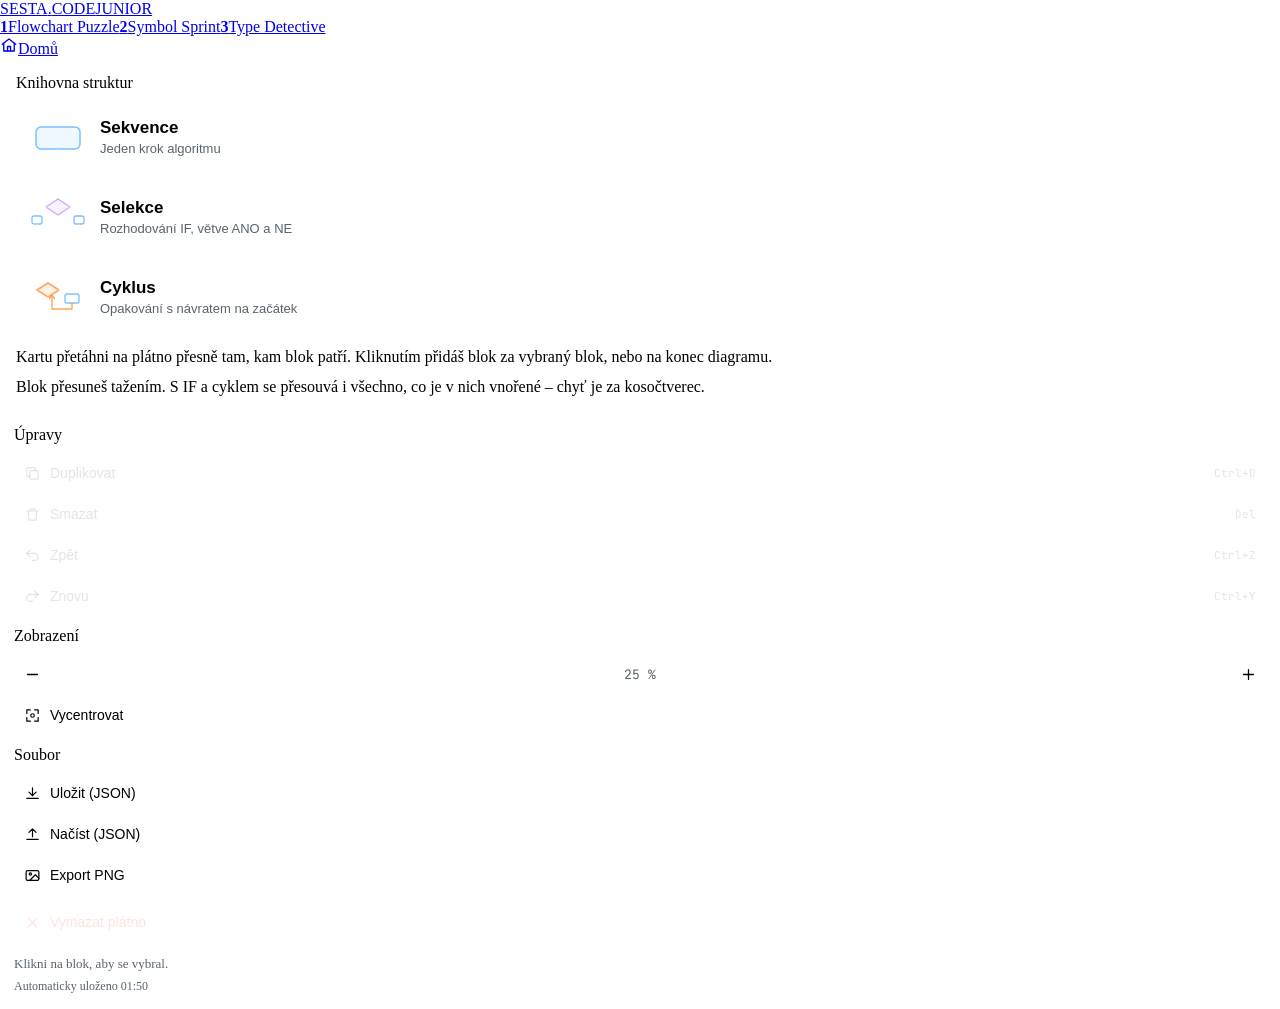
<file: apps/flowchart/index.html>
<!DOCTYPE html>
<html lang="cs">
<head>
<meta charset="UTF-8">
<meta name="viewport" content="width=device-width, initial-scale=1.0">
<title>Flowchart Puzzle · SESTA.CODE Junior</title>
<link rel="stylesheet" href="../../shared/sesta.css">
<style>
/* ===== Styly jen pro tuto miniaplikaci ===== */
/* ===== MODUL 1 – Flowchart Puzzle ===== */
#scr-flow{grid-template-columns:minmax(210px,20%) minmax(0,1fr) minmax(184px,15%);gap:16px}
.lib{display:flex;flex-direction:column;gap:12px;overflow:auto;min-height:0;padding:16px}
.libcard{display:flex;align-items:center;gap:14px;width:100%;padding:12px 14px;border-radius:14px;border:1px solid var(--line2);background:rgba(255,255,255,.04);cursor:grab;text-align:left;transition:background .15s,border-color .15s;touch-action:none}
.libcard:hover{background:rgba(255,255,255,.09);border-color:rgba(255,255,255,.3)}
.libcard svg{flex:none}
.libcard .t{font-size:17px;font-weight:600}
.libcard .d{font-size:13px;color:var(--muted);margin-top:2px;line-height:1.35}
.libcard[data-type="seq"]:hover{border-color:rgba(121,192,255,.6)}
.libcard[data-type="if"]:hover{border-color:rgba(210,168,255,.6)}
.libcard[data-type="loop"]:hover{border-color:rgba(255,166,87,.6)}
.canvas{position:relative;padding:0;overflow:hidden;
  background-image:radial-gradient(circle, rgba(255,255,255,.14) 1px, transparent 1.4px);
  background-size:22px 22px}
#fcSvg{position:absolute;inset:0;width:100%;height:100%;display:block;touch-action:none;user-select:none}
#fcSvg.panning{cursor:grabbing}
.blk{cursor:grab}
.blk .shape{transition:stroke-width .12s}
.blk:hover .shape{stroke-width:2.3px}
.blk .shape.sel{stroke-width:2.6px}
.cv-hint{position:absolute;left:14px;bottom:12px;font-size:12.5px;color:var(--dim);pointer-events:none;background:rgba(28,31,36,.7);padding:4px 10px;border-radius:8px}
.cv-badge{position:absolute;right:14px;top:12px;font-size:12.5px;color:var(--muted);pointer-events:none;background:rgba(28,31,36,.7);border:1px solid var(--line);padding:4px 10px;border-radius:8px;font-family:var(--mono)}
.tools{display:flex;flex-direction:column;gap:5px;overflow:auto;min-height:0;padding:14px}
.tools .label{margin:8px 0 6px}
.tools .label:first-child{margin-top:0}
.tbtn{display:flex;align-items:center;gap:9px;width:100%;padding:7px 10px;border-radius:10px;border:1px solid var(--line);background:rgba(255,255,255,.04);font-size:14px;cursor:pointer;text-align:left;transition:background .15s;min-height:36px}
.tbtn:hover:not(:disabled){background:rgba(255,255,255,.11)}
.tbtn:disabled{opacity:.36;cursor:default}
.tbtn svg{flex:none}
.tbtn .kb{margin-left:auto;font-family:var(--mono);font-size:11px;color:var(--dim);white-space:nowrap}
.tbtn.danger{color:#ffb3ad;border-color:rgba(248,81,73,.35)}
.tbtn.danger:hover:not(:disabled){background:var(--badbg)}
.zrow{display:grid;grid-template-columns:36px 1fr 36px;gap:5px}
.zrow .tbtn{justify-content:center;padding:7px 0}
.zrow .zval{display:flex;align-items:center;justify-content:center;font-family:var(--mono);font-size:13px;color:var(--muted);border:1px solid var(--line);border-radius:10px}
.selinfo{font-size:13px;color:var(--muted);line-height:1.45;margin-top:auto;padding-top:10px;border-top:1px solid var(--line)}
.selinfo b{color:#fff;font-weight:600}
.selinfo .st{color:var(--dim);margin-top:4px;font-size:12px}
.ghost{position:fixed;left:0;top:0;z-index:80;pointer-events:none;display:flex;align-items:center;gap:8px;padding:6px 12px 6px 8px;border-radius:12px;background:rgba(38,42,49,.92);border:1px solid var(--line2);box-shadow:0 10px 30px rgba(0,0,0,.4);font-size:14px}
.ghost[hidden]{display:none}

@media (max-height:760px){
  .tbtn{min-height:31px;padding:5px 9px;font-size:13.5px}
  .tools{gap:4px}
  .tools .label{margin:6px 0 4px}
  .libcard{padding:10px 12px}
}
</style>
</head>
<body data-root="../../" data-app="flowchart">
<!-- Flowchart Puzzle: Modul 1 – vývojové diagramy: sekvence, selekce, cyklus a vnořování.
     Miniaplikace SESTA.CODE Junior. Horní lištu, okna a ukládání dodává ../../shared/sesta-core.js. -->
<div id="app">
  <header id="sestaHeader"></header>
  <main>
    <section class="screen on" id="scr-flow">
      <aside class="panel lib">
        <div class="label">Knihovna struktur</div>
        <button class="libcard" data-type="seq" aria-label="Přidat sekvenci">
          <svg width="56" height="44" viewBox="0 0 56 44"><path d="M28 2v7" stroke="rgba(255,255,255,.5)" stroke-width="1.4" fill="none"/><rect x="6" y="11" width="44" height="22" rx="5" fill="rgba(121,192,255,.12)" stroke="#79c0ff" stroke-width="1.5"/><path d="M28 33v8" stroke="rgba(255,255,255,.5)" stroke-width="1.4" fill="none"/></svg>
          <div><div class="t">Sekvence</div><div class="d">Jeden krok algoritmu</div></div>
        </button>
        <button class="libcard" data-type="if" aria-label="Přidat selekci IF">
          <svg width="56" height="44" viewBox="0 0 56 44" fill="none" stroke-linecap="round" stroke-linejoin="round"><path d="M28 3l12 8-12 8-12-8z" fill="rgba(210,168,255,.14)" stroke="#d2a8ff" stroke-width="1.5"/><path d="M16 11H7v9M40 11h9v9" stroke="rgba(255,255,255,.5)" stroke-width="1.4"/><rect x="2" y="20" width="10" height="8" rx="2" stroke="#79c0ff" stroke-width="1.3"/><rect x="44" y="20" width="10" height="8" rx="2" stroke="#79c0ff" stroke-width="1.3"/><path d="M7 28v8h42v-8M28 36v6" stroke="rgba(255,255,255,.5)" stroke-width="1.4"/></svg>
          <div><div class="t">Selekce</div><div class="d">Rozhodování IF, větve ANO a NE</div></div>
        </button>
        <button class="libcard" data-type="loop" aria-label="Přidat cyklus">
          <svg width="56" height="44" viewBox="0 0 56 44" fill="none" stroke-linecap="round" stroke-linejoin="round"><path d="M18 2v5" stroke="rgba(255,255,255,.5)" stroke-width="1.4"/><path d="M18 7l11 7-11 7-11-7z" fill="rgba(255,166,87,.14)" stroke="#ffa657" stroke-width="1.5"/><path d="M29 14h13v4" stroke="rgba(255,255,255,.5)" stroke-width="1.4"/><rect x="35" y="18" width="14" height="9" rx="2" stroke="#79c0ff" stroke-width="1.3"/><path d="M42 27v6H22v-13" stroke="#ffa657" stroke-width="1.4"/><path d="M19.5 22.5L22 19l2.5 3.5" stroke="#ffa657" stroke-width="1.4"/><path d="M18 21v21" stroke="rgba(255,255,255,.5)" stroke-width="1.4"/></svg>
          <div><div class="t">Cyklus</div><div class="d">Opakování s návratem na začátek</div></div>
        </button>
        <div class="hint" style="margin-top:4px">Kartu přetáhni na plátno přesně tam, kam blok patří. Kliknutím přidáš blok za vybraný blok, nebo na konec diagramu.</div>
        <div class="hint">Blok přesuneš tažením. S IF a cyklem se přesouvá i všechno, co je v nich vnořené – chyť je za kosočtverec.</div>
      </aside>

      <div class="panel canvas" id="fcCanvas">
        <svg id="fcSvg" xmlns="http://www.w3.org/2000/svg" aria-label="Plátno vývojového diagramu">
          <g id="fcVp"><g id="fcContent"></g><g id="fcOverlay"></g></g>
        </svg>
        <div class="cv-badge" id="fcStats"></div>
        <div class="cv-hint">Kolečko myši = přiblížení · tažení prázdné plochy = posun plátna</div>
      </div>

      <aside class="panel tools" aria-label="Nástroje diagramu">
        <div class="label">Úpravy</div>
        <button class="tbtn" id="tDup" aria-label="Duplikovat vybraný blok"><svg width="17" height="17" viewBox="0 0 24 24" fill="none" stroke="currentColor" stroke-width="1.7" stroke-linecap="round" stroke-linejoin="round"><rect x="8" y="8" width="12" height="12" rx="2"/><path d="M16 8V5a1 1 0 0 0-1-1H5a1 1 0 0 0-1 1v10a1 1 0 0 0 1 1h3"/></svg>Duplikovat<span class="kb">Ctrl+D</span></button>
        <button class="tbtn" id="tDel" aria-label="Smazat vybraný blok"><svg width="17" height="17" viewBox="0 0 24 24" fill="none" stroke="currentColor" stroke-width="1.7" stroke-linecap="round" stroke-linejoin="round"><path d="M4 7h16M9 7V4h6v3M6 7l1 13h10l1-13"/></svg>Smazat<span class="kb">Del</span></button>
        <button class="tbtn" id="tUndo" aria-label="Vrátit zpět"><svg width="17" height="17" viewBox="0 0 24 24" fill="none" stroke="currentColor" stroke-width="1.7" stroke-linecap="round" stroke-linejoin="round"><path d="M9 14L4 9l5-5"/><path d="M4 9h11a5 5 0 0 1 0 10h-3"/></svg>Zpět<span class="kb">Ctrl+Z</span></button>
        <button class="tbtn" id="tRedo" aria-label="Opakovat akci"><svg width="17" height="17" viewBox="0 0 24 24" fill="none" stroke="currentColor" stroke-width="1.7" stroke-linecap="round" stroke-linejoin="round"><path d="M15 14l5-5-5-5"/><path d="M20 9H9a5 5 0 0 0 0 10h3"/></svg>Znovu<span class="kb">Ctrl+Y</span></button>
        <div class="label">Zobrazení</div>
        <div class="zrow">
          <button class="tbtn" id="tZoomOut" aria-label="Oddálit" title="Oddálit"><svg width="17" height="17" viewBox="0 0 24 24" fill="none" stroke="currentColor" stroke-width="1.8" stroke-linecap="round"><path d="M5 12h14"/></svg></button>
          <div class="zval" id="fcZoom">100 %</div>
          <button class="tbtn" id="tZoomIn" aria-label="Přiblížit" title="Přiblížit"><svg width="17" height="17" viewBox="0 0 24 24" fill="none" stroke="currentColor" stroke-width="1.8" stroke-linecap="round"><path d="M5 12h14M12 5v14"/></svg></button>
        </div>
        <button class="tbtn" id="tFit" aria-label="Vycentrovat diagram"><svg width="17" height="17" viewBox="0 0 24 24" fill="none" stroke="currentColor" stroke-width="1.7" stroke-linecap="round" stroke-linejoin="round"><path d="M4 9V4h5M20 9V4h-5M4 15v5h5M20 15v5h-5"/><circle cx="12" cy="12" r="2.5"/></svg>Vycentrovat</button>
        <div class="label">Soubor</div>
        <button class="tbtn" id="tSave" aria-label="Uložit diagram do souboru JSON"><svg width="17" height="17" viewBox="0 0 24 24" fill="none" stroke="currentColor" stroke-width="1.7" stroke-linecap="round" stroke-linejoin="round"><path d="M12 4v11M7 10l5 5 5-5"/><path d="M4 19h16"/></svg>Uložit (JSON)</button>
        <button class="tbtn" id="tLoad" aria-label="Načíst diagram ze souboru JSON"><svg width="17" height="17" viewBox="0 0 24 24" fill="none" stroke="currentColor" stroke-width="1.7" stroke-linecap="round" stroke-linejoin="round"><path d="M12 15V4M7 9l5-5 5 5"/><path d="M4 19h16"/></svg>Načíst (JSON)</button>
        <button class="tbtn" id="tPng" aria-label="Exportovat diagram do PNG"><svg width="17" height="17" viewBox="0 0 24 24" fill="none" stroke="currentColor" stroke-width="1.7" stroke-linecap="round" stroke-linejoin="round"><rect x="3" y="5" width="18" height="14" rx="2"/><circle cx="9" cy="10" r="1.6"/><path d="M21 16l-5-5-8 8"/></svg>Export PNG</button>
        <button class="tbtn danger" id="tClear" aria-label="Vymazat celé plátno" style="margin-top:6px"><svg width="17" height="17" viewBox="0 0 24 24" fill="none" stroke="currentColor" stroke-width="1.7" stroke-linecap="round" stroke-linejoin="round"><path d="M6 6l12 12M18 6L6 18"/></svg>Vymazat plátno</button>
        <input type="file" id="fcFile" accept=".json,application/json" hidden>
        <div class="selinfo" id="fcSel"></div>
      </aside>
    </section>
<div class="ghost" id="dragGhost" hidden></div>
  </main>
</div>
<script src="../../apps.js"></script>
<script src="../../shared/sesta-core.js"></script>
<script>
'use strict';
/* Společné nástroje z shared/sesta-core.js */
const { $, esc, clamp, shuffle, sample, Storage: StorageService, Settings, UI: UIComponents } = SestaCore;

/* Malé náhledy tvarů pro ghost při tažení */
const Shapes = {
  miniShape(type){
    if(type === 'seq') return '<svg width="30" height="22" viewBox="0 0 30 22"><rect x="2" y="4" width="26" height="14" rx="3.5" fill="rgba(121,192,255,.15)" stroke="#79c0ff" stroke-width="1.5"/></svg>';
    const c = type === 'if' ? ['rgba(210,168,255,.16)', '#d2a8ff'] : ['rgba(255,166,87,.16)', '#ffa657'];
    return '<svg width="30" height="22" viewBox="0 0 30 22"><path d="M15 2l12 9-12 9-12-9z" fill="' + c[0] + '" stroke="' + c[1] + '" stroke-width="1.5" stroke-linejoin="round"/></svg>';
  }
};

/* =====================================================================
   DiagramHistory – undo / redo pomocí snímků modelu
   ===================================================================== */
const DiagramHistory = (() => {
  const LIMIT = 150;
  let undo = [], redo = [];
  return {
    push(snap){ undo.push(snap); if(undo.length > LIMIT) undo.shift(); redo = []; },
    undo(current){ if(!undo.length) return null; redo.push(current); return undo.pop(); },
    redo(current){ if(!redo.length) return null; undo.push(current); return redo.pop(); },
    canUndo: () => undo.length > 0,
    canRedo: () => redo.length > 0
  };
})();

/* =====================================================================
   FlowchartEngine – datový model, operace, rozložení a SVG renderování
   ===================================================================== */
const FlowchartEngine = (() => {
  /* ---------- Konfigurace ---------- */
  // Typy struktur a jejich vkládací oblasti (větve)
  const TYPES = {
    seq:  { name:'Sekvence',     slots:[] },
    if:   { name:'Selekce (IF)', slots:['yes','no'] },
    loop: { name:'Cyklus',       slots:['body'] }
  };
  const SLOT_NAME = { yes:'větev ANO', no:'větev NE', body:'tělo cyklu', root:'hlavní diagram' };
  // Podle referenčního obrázku: NE vlevo, ANO vpravo. Změnou na 'left' se větve prohodí.
  const YES_SIDE = 'right';
  // Rozměry (v jednotkách diagramu)
  const D = { seqW:128, seqH:42, dW:104, dH:58, gap:34, slotW:76, slotH:30, rootSlotW:230, rootSlotH:46,
              drop:26, colGap:36, merge:24, loopPad:30, ret:20, tail:16 };
  // Barevná témata: obrazovka (tmavé) a export PNG (světlé, pro tisk)
  const THEMES = {
    dark:  { line:'rgba(255,255,255,.58)', seqFill:'rgba(121,192,255,.10)', seqStroke:'#79c0ff',
             ifFill:'rgba(210,168,255,.12)', ifStroke:'#d2a8ff', loopFill:'rgba(255,166,87,.12)', loopStroke:'#ffa657',
             ret:'#ffa657', yes:'#56d364', no:'#ff7b72', pillBg:'#22262c', text:'rgba(255,255,255,.72)', term:'#e6edf3',
             slot:'rgba(121,192,255,.42)', slotText:'rgba(255,255,255,.42)', sel:'#79c0ff' },
    light: { line:'#334155', seqFill:'#eaf2ff', seqStroke:'#2563eb',
             ifFill:'#f3ebff', ifStroke:'#7c3aed', loopFill:'#fff1e5', loopStroke:'#ea580c',
             ret:'#ea580c', yes:'#15803d', no:'#b91c1c', pillBg:'#ffffff', text:'#334155', term:'#0f172a',
             slot:'#94a3b8', slotText:'#94a3b8', sel:'#2563eb' }
  };

  /* ---------- Stav ---------- */
  let m = emptyModel();        // datový model
  let sel = null;              // ID vybraného bloku
  let dragIds = null;          // Set ID právě přesouvaného podstromu
  let last = null;             // výsledek posledního renderu (vkládací body, oblasti, rozměry)
  const view = { tx:0, ty:0, k:1 };
  let fitted = false, saveInfo = '';

  /* ---------- Datový model (stromová struktura) ----------
     model = { nodes: { id: Node }, root: [id, ...], seq: počítadlo ID }
     Node  = { id, type, parent (ID rodiče | null), slot ('root' | 'yes' | 'no' | 'body'),
               slots: { yes:[], no:[] } | { body:[] } | {}, layout: {} }               */
  function emptyModel(){ return { nodes:{}, root:[], seq:1 }; }
  function newId(){ let id; do { id = 'b' + (m.seq++); } while(m.nodes[id]); return id; }
  function makeNode(type){
    const id = newId(), slots = {};
    TYPES[type].slots.forEach(s => slots[s] = []);
    return (m.nodes[id] = { id, type, parent:null, slot:'root', slots, layout:{} });
  }
  const listOf = ref => ref.parent === null ? m.root : m.nodes[ref.parent].slots[ref.slot];
  const refOf = id => ({ parent: m.nodes[id].parent, slot: m.nodes[id].slot });
  const childrenOf = n => TYPES[n.type].slots.flatMap(s => n.slots[s]);
  const refKey = ref => (ref.parent === null ? 'root' : ref.parent + '/' + ref.slot);
  // Je „anc“ předkem uzlu „id“ (nebo jím samým)?
  function isAncestor(anc, id){
    let cur = id, guard = 0;
    while(cur !== null && cur !== undefined && guard++ < 10000){
      if(cur === anc) return true;
      cur = m.nodes[cur] ? m.nodes[cur].parent : null;
    }
    return false;
  }
  // Zákaz vložení struktury do sebe sama nebo do vlastního potomka
  function canDrop(id, ref){ if(!id || ref.parent === null) return true; return !isAncestor(id, ref.parent); }
  function subtree(id){ const out = [id]; childrenOf(m.nodes[id]).forEach(c => out.push(...subtree(c))); return out; }
  function levelOf(id){ let d = 1, cur = m.nodes[id].parent; while(cur !== null){ d++; cur = m.nodes[cur].parent; } return d; }
  function maxLevel(){ let mx = 0; Object.keys(m.nodes).forEach(id => { mx = Math.max(mx, levelOf(id)); }); return mx; }

  /* ---------- Operace nad modelem (každá je jeden krok historie) ---------- */
  const snapshot = () => JSON.stringify(m);
  function commit(fn){
    const before = snapshot();
    if(fn() === false) return false;
    DiagramHistory.push(before);
    afterChange();
    return true;
  }
  function insertAt(id, ref, index){
    const list = listOf(ref);
    list.splice(clamp(index, 0, list.length), 0, id);
    const n = m.nodes[id]; n.parent = ref.parent; n.slot = ref.parent === null ? 'root' : ref.slot;
  }
  function detach(id){ const list = listOf(refOf(id)), i = list.indexOf(id); if(i >= 0) list.splice(i, 1); }
  function addBlock(type, ref, index){
    if(!TYPES[type]) return null;
    let nid = null;
    commit(() => { const n = makeNode(type); insertAt(n.id, ref, index); nid = n.id; });
    select(nid, true);
    return nid;
  }
  // Kliknutí na kartu v knihovně: za vybraný blok, jinak na konec diagramu
  function addByClick(type){
    if(sel && m.nodes[sel]){ const ref = refOf(sel); return addBlock(type, ref, listOf(ref).indexOf(sel) + 1); }
    return addBlock(type, { parent:null, slot:'root' }, m.root.length);
  }
  function moveBlock(id, ref, index){
    if(!m.nodes[id] || !canDrop(id, ref)) return false;
    const cur = refOf(id), ci = listOf(cur).indexOf(id);
    const same = refKey(cur) === refKey(ref);
    if(same && (index === ci || index === ci + 1)) return false;   // pozice se nemění
    const ok = commit(() => { detach(id); insertAt(id, ref, same && ci < index ? index - 1 : index); });
    if(ok) select(id, true);
    return ok;
  }
  // Hluboká kopie podstromu s novými ID (žádné duplicitní identifikátory)
  function cloneSub(id){
    const src = m.nodes[id], n = makeNode(src.type);
    n.layout = Object.assign({}, src.layout);
    TYPES[src.type].slots.forEach(s => {
      n.slots[s] = src.slots[s].map(cid => { const c = cloneSub(cid); m.nodes[c].parent = n.id; m.nodes[c].slot = s; return c; });
    });
    return n.id;
  }
  function duplicate(id = sel){
    if(!id || !m.nodes[id]) return null;
    let nid = null;
    commit(() => { const ref = refOf(id), i = listOf(ref).indexOf(id); nid = cloneSub(id); insertAt(nid, ref, i + 1); });
    select(nid, true);
    return nid;
  }
  function remove(id = sel){
    if(!id || !m.nodes[id]) return false;
    const all = subtree(id);
    commit(() => { detach(id); all.forEach(x => delete m.nodes[x]); });
    if(!m.nodes[sel]) sel = null;
    render(); updateTools();
    return true;
  }
  async function clearAll(){
    if(!m.root.length){ UIComponents.toast('Plátno je už prázdné.'); return; }
    const ok = await UIComponents.confirm({ title:'Vymazat celé plátno?', text:'Smažou se všechny bloky diagramu. Akci můžeš vrátit tlačítkem Zpět.', ok:'Vymazat', danger:true });
    if(!ok) return;
    commit(() => { const seq = m.seq; m = emptyModel(); m.seq = seq; });
    sel = null; render(); updateTools();
  }
  function undo(){ const s = DiagramHistory.undo(snapshot()); if(s){ m = JSON.parse(s); if(sel && !m.nodes[sel]) sel = null; afterChange(); } }
  function redo(){ const s = DiagramHistory.redo(snapshot()); if(s){ m = JSON.parse(s); if(sel && !m.nodes[sel]) sel = null; afterChange(); } }
  function afterChange(){ persist(); render(); updateTools(); }
  function select(id, reveal){
    sel = id && m.nodes[id] ? id : null;
    render(); updateTools();
    if(reveal && sel) ensureVisible(sel);
  }

  /* ---------- Serializace, validace, ukládání ---------- */
  const FORMAT = 'sestacode-junior-flowchart';
  function toTree(){
    const ser = id => { const n = m.nodes[id], o = { id:n.id, type:n.type };
      TYPES[n.type].slots.forEach(s => o[s] = n.slots[s].map(ser)); return o; };
    return { format:FORMAT, version:1, app:'SESTA.CODE Junior', saved:new Date().toISOString(), blocks:m.root.map(ser) };
  }
  function validate(data){
    if(!data || typeof data !== 'object' || Array.isArray(data)) throw new Error('Soubor neobsahuje diagram.');
    if(data.format !== FORMAT) throw new Error('Soubor není diagram ze SESTA.CODE Junior.');
    if(data.version !== 1) throw new Error('Nepodporovaná verze souboru.');
    if(!Array.isArray(data.blocks)) throw new Error('V souboru chybí seznam bloků.');
    let count = 0; const ids = new Set();
    const check = (b, depth) => {
      if(depth > 40) throw new Error('Diagram je vnořený příliš hluboko.');
      if(++count > 1000) throw new Error('Diagram obsahuje příliš mnoho bloků.');
      if(!b || typeof b !== 'object' || Array.isArray(b)) throw new Error('Soubor obsahuje neplatný blok.');
      if(!Object.prototype.hasOwnProperty.call(TYPES, b.type)) throw new Error('Neznámý typ bloku: ' + String(b.type).slice(0,20));
      if(b.id !== undefined){
        if(typeof b.id !== 'string' || !b.id) throw new Error('Blok má neplatné ID.');
        if(ids.has(b.id)) throw new Error('Diagram obsahuje duplicitní ID bloku: ' + b.id.slice(0,20));
        ids.add(b.id);
      }
      TYPES[b.type].slots.forEach(s => {
        if(!Array.isArray(b[s])) throw new Error('Blok „' + TYPES[b.type].name + '“ nemá platnou část: ' + SLOT_NAME[s] + '.');
        b[s].forEach(c => check(c, depth + 1));
      });
    };
    data.blocks.forEach(b => check(b, 1));
    return true;
  }
  // Ze stromu vytvoří nový model; ID se přidělí znovu, takže nemůže dojít ke kolizi
  function fromTree(data){
    validate(data);
    const prev = m; m = emptyModel();
    const build = (b, ref) => { const n = makeNode(b.type); insertAt(n.id, ref, listOf(ref).length);
      TYPES[b.type].slots.forEach(s => b[s].forEach(c => build(c, { parent:n.id, slot:s }))); };
    try { data.blocks.forEach(b => build(b, { parent:null, slot:'root' })); }
    catch(e){ m = prev; throw e; }
    const res = m; m = prev; return res;
  }
  function persist(){
    if(!StorageService.available()){ saveInfo = 'Ukládání v prohlížeči není dostupné.'; return; }
    const ok = StorageService.set('diagram', toTree());
    const nb = Object.keys(m.nodes).length;
    SestaCore.setMeta('flowchart', nb ? 'Rozpracovaný diagram: ' + nb + (nb === 1 ? ' blok' : nb < 5 ? ' bloky' : ' bloků') : 'Prázdné plátno');
    const d = new Date();
    saveInfo = ok ? 'Automaticky uloženo ' + String(d.getHours()).padStart(2,'0') + ':' + String(d.getMinutes()).padStart(2,'0')
                  : 'Automatické uložení se nepodařilo.';
  }
  function exportJSON(){
    const blob = new Blob([JSON.stringify(toTree(), null, 2)], { type:'application/json' });
    UIComponents.download('diagram-' + UIComponents.stamp() + '.json', blob);
    UIComponents.toast('Diagram byl uložen do souboru JSON.', 'ok');
  }
  function importFile(file){
    if(!file) return;
    const rd = new FileReader();
    rd.onload = async () => {
      let nm;
      try { nm = fromTree(JSON.parse(rd.result)); }
      catch(e){ UIComponents.toast('Soubor nejde načíst: ' + (e instanceof SyntaxError ? 'není to platný JSON.' : e.message), 'bad'); return; }
      if(m.root.length){
        const ok = await UIComponents.confirm({ title:'Načíst diagram ze souboru?', text:'Aktuální diagram se nahradí načteným. Akci můžeš vrátit tlačítkem Zpět.', ok:'Načíst' });
        if(!ok) return;
      }
      commit(() => { m = nm; });
      sel = null; render(); updateTools(); fit();
      UIComponents.toast('Diagram byl načten.', 'ok');
    };
    rd.onerror = () => UIComponents.toast('Soubor se nepodařilo přečíst.', 'bad');
    rd.readAsText(file);
  }
  function loadSaved(){
    const d = StorageService.get('diagram', null);
    if(!d) return;
    try { m = fromTree(d); persist(); } catch(e){ m = emptyModel(); }
  }

  /* ---------- Rozložení (shora dolů) ----------
     Každá struktura se měří relativně ke své svislé ose:
     left / right = rozsah vlevo a vpravo od osy, h = výška; vstup nahoře na ose, výstup dole na ose. */
  function mList(ids, cache, root){
    if(!ids.length){
      const w = root ? D.rootSlotW : D.slotW, h = root ? D.rootSlotH : D.slotH;
      return { left:-w/2, right:w/2, h, ys:[], empty:true, sw:w };
    }
    let y = 0, left = -D.seqW/2, right = D.seqW/2; const ys = [];
    ids.forEach((id, i) => {
      const s = mNode(id, cache); ys.push(y);
      left = Math.min(left, s.left); right = Math.max(right, s.right);
      y += s.h + (i < ids.length - 1 ? D.gap : 0);
    });
    return { left, right, h:y, ys, empty:false };
  }
  function mNode(id, cache){
    if(cache.has(id)) return cache.get(id);
    const n = m.nodes[id]; let r;
    if(n.type === 'seq'){
      r = { left:-D.seqW/2, right:D.seqW/2, h:D.seqH };
    } else if(n.type === 'if'){
      const yes = mList(n.slots.yes, cache), no = mList(n.slots.no, cache);
      const L = YES_SIDE === 'right' ? no : yes, R = YES_SIDE === 'right' ? yes : no;
      const off = D.dW/2 + 26;
      const lx = Math.min(-off, -D.colGap/2 - L.right);
      const rx = Math.max(off, D.colGap/2 - R.left);
      const bt = D.dH/2 + D.drop;
      const my = bt + Math.max(L.h, R.h) + D.merge;
      r = { left:Math.min(lx + L.left, -D.dW/2 - 40), right:Math.max(rx + R.right, D.dW/2 + 40), h:my,
            lx, rx, bt, my, L, R, Lslot: YES_SIDE === 'right' ? 'no' : 'yes', Rslot: YES_SIDE === 'right' ? 'yes' : 'no' };
    } else {
      const B = mList(n.slots.body, cache);
      const bx = D.dW/2 + D.loopPad - B.left;
      const bt = D.dH/2 + D.drop, bb = bt + B.h, ry = bb + D.ret;
      r = { left:-D.dW/2 - 8, right:bx + B.right, h:Math.max(ry + D.tail, D.dH + 34), bx, bt, bb, ry, B };
    }
    cache.set(id, r);
    return r;
  }

  /* ---------- Renderování do SVG ----------
     mode 'edit' = plátno (prázdné větve mají vkládací pole), 'export' = PNG (prázdná větev je jen čára) */
  const f1 = v => (Math.round(v*10)/10);
  const pt = p => f1(p[0]) + ' ' + f1(p[1]);
  // Lomená čára se zaoblenými rohy
  function rpath(pts, r = 8){
    let d = 'M' + pt(pts[0]);
    for(let i = 1; i < pts.length - 1; i++){
      const [x0,y0] = pts[i-1], [x1,y1] = pts[i], [x2,y2] = pts[i+1];
      const l1 = Math.hypot(x1-x0, y1-y0), l2 = Math.hypot(x2-x1, y2-y1);
      const rr = Math.min(r, l1/2, l2/2);
      if(rr < 0.5){ d += ' L' + pt(pts[i]); continue; }
      d += ' L' + pt([x1-(x1-x0)/l1*rr, y1-(y1-y0)/l1*rr]) + ' Q' + pt(pts[i]) + ' ' + pt([x1+(x2-x1)/l2*rr, y1+(y2-y1)/l2*rr]);
    }
    return d + ' L' + pt(pts[pts.length-1]);
  }
  function build(mode, themeName, dimSet){
    const T = THEMES[themeName], edit = mode === 'edit', cache = new Map();
    const Bk = [], Ln = [], Sh = [], Lb = [];           // vrstvy: pozadí, čáry, tvary, štítky
    const ins = [], regions = {}, ext = {};
    const op = d => d ? ' opacity=".25"' : '';
    const line = (pts, d, color) => Ln.push('<path d="' + rpath(pts) + '" fill="none" stroke="' + (color || T.line) + '" stroke-width="1.6" stroke-linecap="round" stroke-linejoin="round"' + op(d) + '/>');
    // Čára zakončená šipkou (hrot přesně v posledním bodě)
    function arrow(pts, d, color){
      const c = color || T.line, p2 = pts[pts.length-1], p1 = pts[pts.length-2];
      const L = Math.hypot(p2[0]-p1[0], p2[1]-p1[1]) || 1, ux = (p2[0]-p1[0])/L, uy = (p2[1]-p1[1])/L;
      const hl = 9, hw = 4.6;
      if(L > hl) line(pts.slice(0,-1).concat([[p2[0]-ux*(hl-1.5), p2[1]-uy*(hl-1.5)]]), d, c);
      const bx = p2[0]-ux*hl, by = p2[1]-uy*hl;
      Ln.push('<path d="M' + pt(p2) + ' L' + pt([bx-uy*hw, by+ux*hw]) + ' L' + pt([bx+uy*hw, by-ux*hw]) + 'Z" fill="' + c + '" stroke="' + c + '" stroke-width="1" stroke-linejoin="round"' + op(d) + '/>');
    }
    function pill(cx, cy, text, color, d){
      const w = text.length*7.4 + 14, h = 18;
      Lb.push('<g' + op(d) + '><rect x="' + f1(cx-w/2) + '" y="' + f1(cy-h/2) + '" width="' + f1(w) + '" height="' + h + '" rx="9" fill="' + T.pillBg + '" stroke="' + color + '" stroke-width="1"/>' +
        '<text x="' + f1(cx) + '" y="' + f1(cy+3.9) + '" text-anchor="middle" font-family="Segoe UI, system-ui, sans-serif" font-size="10.5" font-weight="700" letter-spacing=".8" fill="' + color + '">' + text + '</text></g>');
    }
    const selCls = id => (edit && id === sel) ? ' sel' : '';
    function diamond(x, y, id, type, d){
      const fill = type === 'if' ? T.ifFill : T.loopFill, st = type === 'if' ? T.ifStroke : T.loopStroke;
      const p = [[x, y], [x + D.dW/2, y + D.dH/2], [x, y + D.dH], [x - D.dW/2, y + D.dH/2]];
      Sh.push('<g class="blk" data-id="' + id + '"' + op(d) + '><polygon class="shape' + selCls(id) + '" points="' + p.map(pt).join(' ') + '" fill="' + fill + '" stroke="' + st + '" stroke-width="1.6" stroke-linejoin="round"/></g>');
    }
    function slotBox(x, y, w, h, root, d){
      Sh.push('<rect x="' + f1(x-w/2) + '" y="' + f1(y) + '" width="' + w + '" height="' + h + '" rx="8" fill="none" stroke="' + T.slot + '" stroke-width="1.2" stroke-dasharray="4 4"' + op(d) + '/>');
      Lb.push('<text x="' + f1(x) + '" y="' + f1(y + h/2 + 4.5) + '" text-anchor="middle" font-family="Segoe UI, system-ui, sans-serif" font-size="' + (root ? 13 : 15) + '" fill="' + T.slotText + '"' + op(d) + '>' + (root ? 'Sem přetáhni první strukturu' : '+') + '</text>');
    }
    // Seznam struktur pod sebou; parent kreslí přívodní čáru až k horní hraně seznamu
    function emitList(ids, ax, ay, ref, M, d){
      const w = clamp(M.right - M.left, 70, 170);
      regions[refKey(ref)] = { x1: ax + M.left - 12, x2: ax + M.right + 12, y1: ay - 14, y2: ay + M.h + 14 };
      if(M.empty){
        ins.push({ ref, index:0, x:ax, y:ay + M.h/2, w:M.sw, slot:{ x:ax - M.sw/2, y:ay, w:M.sw, h:M.h } });
        if(edit) slotBox(ax, ay, M.sw, M.h, ref.parent === null, d);
        else line([[ax, ay], [ax, ay + M.h]], d);
        return;
      }
      ids.forEach((id, i) => {
        const y = ay + M.ys[i], s = mNode(id, cache), dd = d || (dimSet && dimSet.has(id));
        ins.push({ ref, index:i, x:ax, y: i === 0 ? ay - 8 : y - D.gap/2, w });
        emitNode(id, ax, y, dd);
        if(i < ids.length - 1) arrow([[ax, y + s.h], [ax, ay + M.ys[i+1]]], d);
      });
      ins.push({ ref, index:ids.length, x:ax, y: ay + M.h + 10, w });
    }
    function emitNode(id, ax, ay, d){
      const n = m.nodes[id], s = mNode(id, cache);
      ext[id] = { x: ax + s.left, y: ay, w: s.right - s.left, h: s.h };
      if(edit && id === sel && n.type !== 'seq'){
        Bk.push('<rect x="' + f1(ax + s.left - 10) + '" y="' + f1(ay - 8) + '" width="' + f1(s.right - s.left + 20) + '" height="' + f1(s.h + 16) + '" rx="14" fill="rgba(121,192,255,.05)" stroke="' + T.sel + '" stroke-opacity=".75" stroke-width="1.2" stroke-dasharray="6 5"/>');
      }
      if(n.type === 'seq'){
        if(edit && id === sel) Bk.push('<rect x="' + f1(ax - D.seqW/2 - 5) + '" y="' + f1(ay - 5) + '" width="' + (D.seqW + 10) + '" height="' + (D.seqH + 10) + '" rx="13" fill="none" stroke="' + T.sel + '" stroke-opacity=".35" stroke-width="4"/>');
        Sh.push('<g class="blk" data-id="' + id + '"' + op(d) + '><rect class="shape' + selCls(id) + '" x="' + f1(ax - D.seqW/2) + '" y="' + f1(ay) + '" width="' + D.seqW + '" height="' + D.seqH + '" rx="9" fill="' + T.seqFill + '" stroke="' + T.seqStroke + '" stroke-width="1.6"/></g>');
        return;
      }
      const cy = ay + D.dH/2;
      diamond(ax, ay, id, n.type, d);
      if(n.type === 'if'){
        const lX = ax + s.lx, rX = ax + s.rx, bt = ay + s.bt, my = ay + s.my;
        const side = (X, vx, M, slot) => {
          const pts = [[vx, cy], [X, cy], [X, bt]];
          if(M.empty && !edit) line(pts, d); else arrow(pts, d);
          emitList(n.slots[slot], X, bt, { parent:id, slot }, M, d);
          arrow([[X, bt + M.h], [X, my], [ax + (X < ax ? -3.5 : 3.5), my]], d);
        };
        side(lX, ax - D.dW/2, s.L, s.Lslot);
        side(rX, ax + D.dW/2, s.R, s.Rslot);
        Ln.push('<circle cx="' + f1(ax) + '" cy="' + f1(my) + '" r="3.4" fill="' + T.line + '"' + op(d) + '/>');
        const lab = slot => slot === 'yes' ? ['ANO', T.yes] : ['NE', T.no];
        const a = lab(s.Lslot), b = lab(s.Rslot);
        pill(ax - D.dW/2 - 21, cy - 13, a[0], a[1], d);
        pill(ax + D.dW/2 + 21, cy - 13, b[0], b[1], d);
      } else {
        const bX = ax + s.bx, bt = ay + s.bt, bb = ay + s.bb, ry = ay + s.ry, rx = ax + D.dW/4;
        const pts = [[ax + D.dW/2, cy], [bX, cy], [bX, bt]];
        if(s.B.empty && !edit) line(pts, d); else arrow(pts, d);
        emitList(n.slots.body, bX, bt, { parent:id, slot:'body' }, s.B, d);
        // návratová šipka zpět na začátek cyklu
        arrow([[bX, bb], [bX, ry], [rx, ry], [rx, ay + D.dH*0.75 + 1]], d, T.ret);
        line([[ax, ay + D.dH], [ax, ay + s.h]], d);
        pill(ax + D.dW/2 + 21, cy - 13, 'ANO', T.yes, d);
        pill(ax - 21, ay + D.dH + 15, 'NE', T.no, d);
      }
    }
    // Kořen: Start → hlavní seznam → Konec
    const RM = mList(m.root, cache, true);
    const top = 9 + D.gap, endY = top + RM.h + D.gap + 9;
    const term = (y, label) => {
      Sh.push('<circle cx="0" cy="' + f1(y) + '" r="9" fill="none" stroke="' + T.term + '" stroke-width="1.6"/><circle cx="0" cy="' + f1(y) + '" r="4" fill="' + T.term + '"/>');
      Lb.push('<text x="-17" y="' + f1(y + 4.5) + '" text-anchor="end" font-family="Segoe UI, system-ui, sans-serif" font-size="13" font-weight="600" fill="' + T.text + '">' + label + '</text>');
    };
    term(0, 'Start');
    if(RM.empty && !edit) line([[0, 9], [0, top]]); else arrow([[0, 9], [0, top]]);
    emitList(m.root, 0, top, { parent:null, slot:'root' }, RM, false);
    arrow([[0, top + RM.h], [0, endY - 9]]);
    term(endY, 'Konec');
    regions.root = { x1: RM.left - 30, x2: RM.right + 30, y1: -20, y2: endY + 20 };
    const bounds = { minX: Math.min(RM.left, -70), maxX: Math.max(RM.right, 50), minY: -16, maxY: endY + 16 };
    return { svg: Bk.join('') + Ln.join('') + Sh.join('') + Lb.join(''), ins, regions, ext, bounds };
  }
  function render(){
    if(sel && !m.nodes[sel]) sel = null;
    last = build('edit', 'dark', dragIds);
    $('fcContent').innerHTML = last.svg;
    const n = Object.keys(m.nodes).length;
    $('fcStats').textContent = 'Bloků: ' + n + ' · vnoření: ' + maxLevel();
  }

  /* ---------- Zobrazení: posun a zoom ---------- */
  function applyView(){
    $('fcVp').setAttribute('transform', 'translate(' + f1(view.tx) + ',' + f1(view.ty) + ') scale(' + view.k.toFixed(4) + ')');
    const c = $('fcCanvas'), g = 22*view.k;
    c.style.backgroundSize = g + 'px ' + g + 'px';
    c.style.backgroundPosition = view.tx + 'px ' + view.ty + 'px';
    $('fcZoom').textContent = Math.round(view.k*100) + ' %';
  }
  const svgRect = () => $('fcSvg').getBoundingClientRect();
  function zoomAt(f, sx, sy){
    const k = clamp(view.k*f, 0.25, 2.5), r = k/view.k;
    view.tx = sx - (sx - view.tx)*r; view.ty = sy - (sy - view.ty)*r; view.k = k; applyView();
  }
  function zoomBy(f){ const r = svgRect(); zoomAt(f, r.width/2, r.height/2); }
  function fit(){
    const r = svgRect(); if(!r.width || !last) return;
    const b = last.bounds, bw = b.maxX - b.minX, bh = b.maxY - b.minY, pad = 44;
    const k = clamp(Math.min((r.width - pad*2)/bw, (r.height - pad*2)/bh, 1.1), 0.25, 2.5);
    view.k = k;
    view.tx = r.width/2 - k*(b.minX + bw/2);
    view.ty = bh*k < r.height - pad*2 ? r.height/2 - k*(b.minY + bh/2) : pad - k*b.minY;
    applyView();
  }
  function ensureVisible(id){
    const e = last && last.ext[id]; if(!e) return;
    const r = svgRect(); if(!r.width) return;
    const x1 = view.tx + e.x*view.k, y1 = view.ty + e.y*view.k, x2 = x1 + e.w*view.k, y2 = y1 + Math.min(e.h, 160)*view.k;
    if(x1 < 20 || y1 < 20 || x2 > r.width - 20 || y2 > r.height - 20){
      view.tx = r.width/2 - view.k*(e.x + e.w/2);
      view.ty = r.height/2 - view.k*(e.y + Math.min(e.h, 160)/2);
      applyView();
    }
  }
  function toDiagram(cx, cy){ const r = svgRect(); return { x:(cx - r.left - view.tx)/view.k, y:(cy - r.top - view.ty)/view.k }; }
  function overCanvas(cx, cy){ const r = svgRect(); return cx >= r.left && cx <= r.right && cy >= r.top && cy <= r.bottom; }

  /* ---------- Cíl vložení při tažení ---------- */
  function findTarget(cx, cy, movingId){
    if(!last) return null;
    const p = toDiagram(cx, cy), thr = 52/view.k;
    let best = null, bd = Infinity;
    last.ins.forEach(t => {
      if(movingId && !canDrop(movingId, t.ref)) return;
      let dd;
      if(t.slot && p.x >= t.slot.x - 6 && p.x <= t.slot.x + t.slot.w + 6 && p.y >= t.slot.y - 6 && p.y <= t.slot.y + t.slot.h + 6) dd = 0;
      else dd = Math.hypot(Math.max(0, Math.abs(p.x - t.x) - t.w/2), p.y - t.y);
      if(dd < bd){ bd = dd; best = t; }
    });
    return bd <= thr ? best : null;
  }
  function showDrop(t){
    const o = $('fcOverlay');
    if(!t){ o.innerHTML = ''; return; }
    const rg = last.regions[refKey(t.ref)];
    let h = '';
    if(rg && t.ref.parent !== null) h += '<rect x="' + f1(rg.x1) + '" y="' + f1(rg.y1) + '" width="' + f1(rg.x2 - rg.x1) + '" height="' + f1(rg.y2 - rg.y1) + '" rx="12" fill="rgba(121,192,255,.06)" stroke="rgba(121,192,255,.55)" stroke-width="1.2" stroke-dasharray="5 4"/>';
    if(t.slot){
      h += '<rect x="' + f1(t.slot.x) + '" y="' + f1(t.slot.y) + '" width="' + t.slot.w + '" height="' + t.slot.h + '" rx="8" fill="rgba(121,192,255,.22)" stroke="#79c0ff" stroke-width="1.8"/>';
    } else {
      h += '<line x1="' + f1(t.x - t.w/2) + '" y1="' + f1(t.y) + '" x2="' + f1(t.x + t.w/2) + '" y2="' + f1(t.y) + '" stroke="#79c0ff" stroke-width="3.2" stroke-linecap="round"/>' +
           '<circle cx="' + f1(t.x) + '" cy="' + f1(t.y) + '" r="9.5" fill="#79c0ff"/><path d="M' + f1(t.x-4.5) + ' ' + f1(t.y) + 'h9M' + f1(t.x) + ' ' + f1(t.y-4.5) + 'v9" stroke="#0d1117" stroke-width="2" stroke-linecap="round"/>';
    }
    o.innerHTML = h;
  }
  function setDragging(id){ dragIds = id ? new Set(subtree(id)) : null; render(); }

  /* ---------- Export PNG (světlé neprůhledné pozadí) ---------- */
  function exportPNG(){
    const r = build('export', 'light', null), b = r.bounds, pad = 40;
    const w = Math.ceil(b.maxX - b.minX + pad*2), h = Math.ceil(b.maxY - b.minY + pad*2);
    const svg = '<svg xmlns="http://www.w3.org/2000/svg" width="' + w + '" height="' + h + '" viewBox="' + (b.minX - pad) + ' ' + (b.minY - pad) + ' ' + w + ' ' + h + '">' +
      '<rect x="' + (b.minX - pad) + '" y="' + (b.minY - pad) + '" width="' + w + '" height="' + h + '" fill="#ffffff"/>' + r.svg + '</svg>';
    const scale = clamp(Math.min(2, 8000/Math.max(w, h)), 0.5, 2);
    const img = new Image();
    img.onload = () => {
      const c = document.createElement('canvas');
      c.width = Math.round(w*scale); c.height = Math.round(h*scale);
      const ctx = c.getContext('2d');
      ctx.fillStyle = '#ffffff'; ctx.fillRect(0, 0, c.width, c.height);
      ctx.drawImage(img, 0, 0, c.width, c.height);
      c.toBlob(bl => {
        if(!bl){ UIComponents.toast('Export PNG se nepodařil.', 'bad'); return; }
        UIComponents.download('diagram-' + UIComponents.stamp() + '.png', bl);
        UIComponents.toast('Diagram byl exportován do PNG.', 'ok');
      }, 'image/png');
    };
    img.onerror = () => UIComponents.toast('Export PNG se nepodařil.', 'bad');
    img.src = 'data:image/svg+xml;charset=utf-8,' + encodeURIComponent(svg);
  }

  /* ---------- Panel nástrojů ---------- */
  function updateTools(){
    if(sel && !m.nodes[sel]) sel = null;
    $('tDup').disabled = !sel; $('tDel').disabled = !sel;
    $('tUndo').disabled = !DiagramHistory.canUndo(); $('tRedo').disabled = !DiagramHistory.canRedo();
    $('tClear').disabled = !m.root.length;
    let h;
    if(sel){
      const n = m.nodes[sel];
      h = 'Vybráno: <b>' + TYPES[n.type].name + '</b><br>Úroveň vnoření ' + levelOf(sel) + ' · ' + SLOT_NAME[n.slot];
      if(n.type !== 'seq') h += '<br>Uvnitř: ' + (subtree(sel).length - 1) + ' bloků';
    } else h = 'Klikni na blok, aby se vybral.';
    h += '<div class="st">' + esc(saveInfo) + '</div>';
    $('fcSel').innerHTML = h;
  }

  /* ---------- Události plátna ---------- */
  function bindCanvas(){
    const svg = $('fcSvg');
    svg.addEventListener('pointerdown', e => {
      if(e.button !== 0) return;
      const g = e.target.closest('[data-id]');
      if(g){
        const id = g.dataset.id;
        select(id);
        DragDropController.press('move', id, e, null);
        return;
      }
      // posun plátna
      const sx = e.clientX, sy = e.clientY, tx = view.tx, ty = view.ty; let moved = false;
      svg.setPointerCapture(e.pointerId); svg.classList.add('panning');
      const mv = ev => { const dx = ev.clientX - sx, dy = ev.clientY - sy; if(Math.abs(dx) + Math.abs(dy) > 3) moved = true; view.tx = tx + dx; view.ty = ty + dy; applyView(); };
      const up = () => { svg.removeEventListener('pointermove', mv); svg.removeEventListener('pointerup', up); svg.removeEventListener('pointercancel', up); svg.classList.remove('panning'); if(!moved) select(null); };
      svg.addEventListener('pointermove', mv); svg.addEventListener('pointerup', up); svg.addEventListener('pointercancel', up);
    });
    svg.addEventListener('wheel', e => {
      e.preventDefault();
      const r = svgRect(), f = Math.exp(-clamp(e.deltaY, -120, 120)*0.0018);
      zoomAt(f, e.clientX - r.left, e.clientY - r.top);
    }, { passive:false });
    // Knihovna struktur: tažení nebo kliknutí
    document.querySelectorAll('.libcard').forEach(c => {
      c.addEventListener('pointerdown', e => {
        if(e.button !== 0) return;
        DragDropController.press('new', c.dataset.type, e, () => addByClick(c.dataset.type));
      });
      c.addEventListener('click', e => { if(e.detail === 0) addByClick(c.dataset.type); }); // ovládání klávesnicí
    });
    $('tDup').onclick = () => duplicate();
    $('tDel').onclick = () => remove();
    $('tUndo').onclick = undo; $('tRedo').onclick = redo;
    $('tZoomIn').onclick = () => zoomBy(1.2); $('tZoomOut').onclick = () => zoomBy(1/1.2);
    $('tFit').onclick = fit;
    $('tSave').onclick = exportJSON;
    $('tLoad').onclick = () => { $('fcFile').value = ''; $('fcFile').click(); };
    $('fcFile').onchange = e => importFile(e.target.files[0]);
    $('tPng').onclick = exportPNG;
    $('tClear').onclick = clearAll;
  }

  /* ---------- Rozhraní modulu (volá ho SestaCore.start) ---------- */
  function onKey(e){
    if(DragDropController.active()){ if(e.key === 'Escape'){ e.preventDefault(); DragDropController.cancel(); } return; }
    const mod = e.ctrlKey || e.metaKey, k = (e.key || '').toLowerCase();
    if(mod && !e.altKey){
      if(k === 'z' && !e.shiftKey){ e.preventDefault(); undo(); }
      else if(k === 'y' || (k === 'z' && e.shiftKey)){ e.preventDefault(); redo(); }
      else if(k === 'd'){ e.preventDefault(); duplicate(); }
      return;
    }
    if(e.key === 'Delete' || e.key === 'Backspace'){ if(sel){ e.preventDefault(); remove(); } }
    else if(e.key === 'Escape') select(null);
  }
  function activate(){
    render(); updateTools();
    if(!fitted){ requestAnimationFrame(() => { fit(); fitted = true; }); }
    else applyView();
  }
  function deactivate(){ DragDropController.cancel(); showDrop(null); }
  function init(){ loadSaved(); if(!saveInfo) persist(); bindCanvas(); render(); updateTools(); applyView(); }

  return {
    init, activate, deactivate, onKey,
    // operace (používá je i DragDropController a testy)
    addBlock, addByClick, moveBlock, duplicate, remove, undo, redo, select, fit,
    findTarget, showDrop, setDragging, overCanvas, exportPNG, exportJSON, toTree, fromTree, validate,
    typeOf: id => m.nodes[id] ? m.nodes[id].type : null,
    typeName: t => TYPES[t].name,
    blockCount: () => Object.keys(m.nodes).length,
    _model: () => m, _last: () => last
  };
})();

/* =====================================================================
   DragDropController – tažení bloků (z knihovny i po plátně)
   ===================================================================== */
const DragDropController = (() => {
  let st = null;
  const ghost = $('dragGhost');
  function press(kind, payload, e, onClick){
    cancel();
    st = { kind, type: kind === 'new' ? payload : FlowchartEngine.typeOf(payload), id: kind === 'move' ? payload : null,
           sx:e.clientX, sy:e.clientY, started:false, target:null, onClick };
    window.addEventListener('pointermove', move);
    window.addEventListener('pointerup', up);
    window.addEventListener('pointercancel', cancel);
    e.preventDefault();
  }
  function begin(){
    st.started = true;
    document.body.classList.add('dragging');
    ghost.innerHTML = Shapes.miniShape(st.type) + '<span>' + esc(FlowchartEngine.typeName(st.type)) + (st.kind === 'move' ? ' – přesun' : '') + '</span>';
    ghost.hidden = false;
    if(st.kind === 'move') FlowchartEngine.setDragging(st.id);
  }
  function move(e){
    if(!st) return;
    if(!st.started){ if(Math.hypot(e.clientX - st.sx, e.clientY - st.sy) < 5) return; begin(); }
    ghost.style.transform = 'translate(' + (e.clientX + 14) + 'px,' + (e.clientY + 14) + 'px)';
    st.target = FlowchartEngine.overCanvas(e.clientX, e.clientY) ? FlowchartEngine.findTarget(e.clientX, e.clientY, st.id) : null;
    FlowchartEngine.showDrop(st.target);
  }
  function up(){
    if(!st) return;
    const s = st; cleanup(s);
    if(!s.started){ if(s.onClick) s.onClick(); return; }
    if(!s.target) return;
    if(s.kind === 'new') FlowchartEngine.addBlock(s.type, s.target.ref, s.target.index);
    else FlowchartEngine.moveBlock(s.id, s.target.ref, s.target.index);
  }
  function cleanup(s){
    window.removeEventListener('pointermove', move);
    window.removeEventListener('pointerup', up);
    window.removeEventListener('pointercancel', cancel);
    st = null; ghost.hidden = true;
    document.body.classList.remove('dragging');
    FlowchartEngine.showDrop(null);
    if(s && s.started && s.kind === 'move') FlowchartEngine.setDragging(null);
  }
  function cancel(){ if(st) cleanup(st); }
  return { press, cancel, active: () => !!(st && st.started) };
})();


SestaCore.start({ init(){ FlowchartEngine.init(); FlowchartEngine.activate(); }, onKey: e => FlowchartEngine.onKey(e) });
</script>
</body>
</html>
</file>
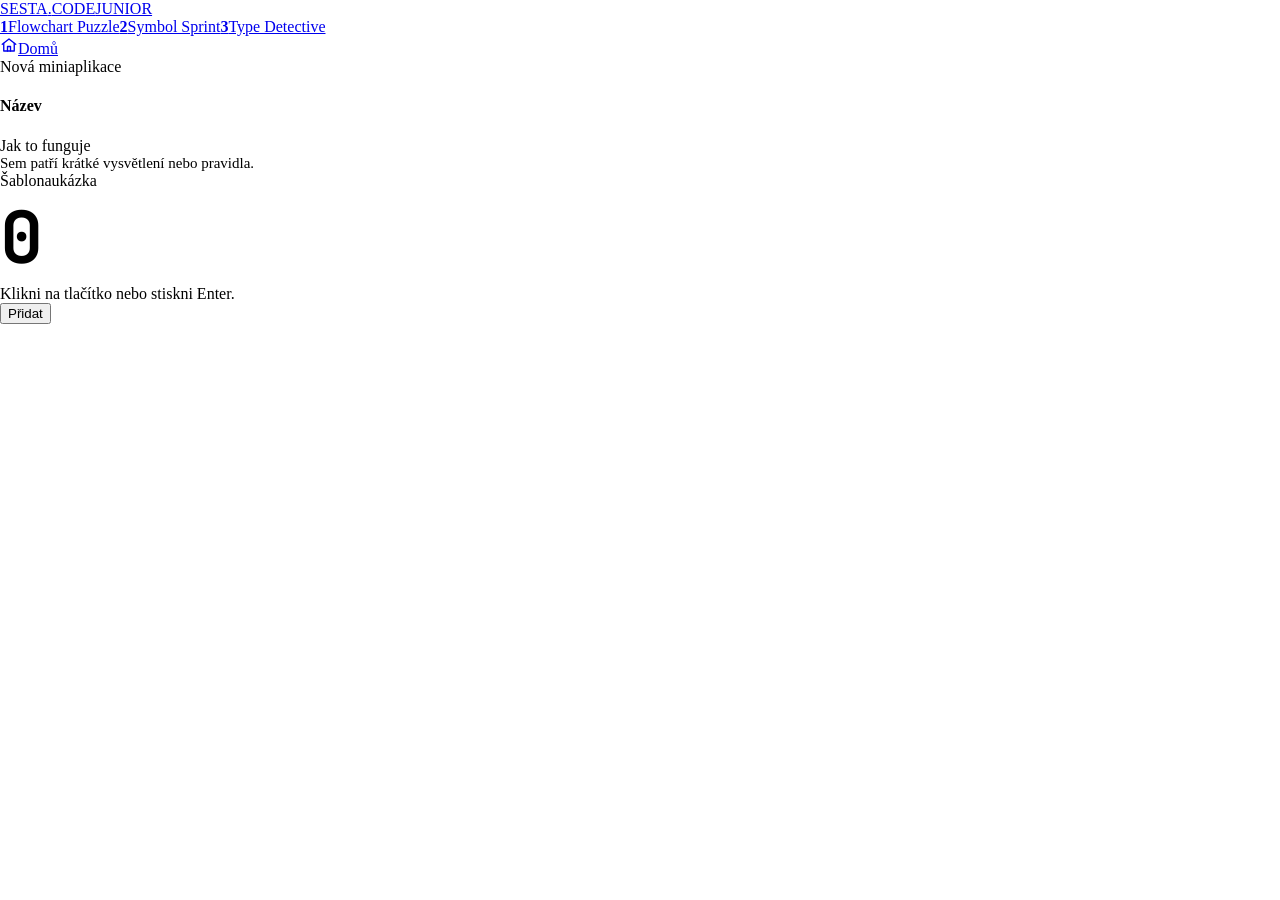
<file: apps/sablona/index.html>
<!DOCTYPE html>
<html lang="cs">
<head>
<meta charset="UTF-8">
<meta name="viewport" content="width=device-width, initial-scale=1.0">
<title>Nová miniaplikace · SESTA.CODE Junior</title>
<link rel="stylesheet" href="../../shared/sesta.css">
<style>
/* ===== Styly jen pro tuto miniaplikaci ===== */
.demo-count{font-family:var(--mono);font-size:72px;font-weight:600}
</style>
</head>
<!--
  ŠABLONA NOVÉ MINIAPLIKACE
  1. Zkopíruj celou složku apps/sablona a přejmenuj ji, např. na apps/moje-hra.
  2. Níže v <body> přepiš data-app="sablona" na data-app="moje-hra".
  3. Do apps.js přidej záznam { id:'moje-hra', name:'…', path:'apps/moje-hra/', desc:'…', chips:[…], icon:'<svg…>' }.
  Hotovo: miniaplikace se objeví na domovské stránce i v horní liště.

  K dispozici z shared/sesta-core.js (objekt SestaCore):
    Storage.get(klic, vychozi) / Storage.set(klic, hodnota)  – ukládání (předpona sestajr_ se přidá sama)
    Settings.get(klic, vychozi) / Settings.set(klic, hodnota)
    UI.toast(text, 'ok'|'bad'), await UI.confirm({title, text, ok, danger}), UI.fmtTime(ms, desetiny)
    UI.ring(procenta, barva) + UI.animateRings(prvek), UI.download(nazev, blob)
    setMeta(id, text) – krátký text pod kartou na domovské stránce
    $, esc, clamp, shuffle, sample
  Hotové styly z shared/sesta.css: .panel, .label, .btn .pri/.sec/.danger/.big, .badge, .timer, .bar,
    .two (dvousloupcové rozvržení), .work + .wHead/.wBody/.wFoot, .center, .stats/.stat, .pillrow, .hint
-->
<body data-root="../../" data-app="sablona">
<div id="app">
  <header id="sestaHeader"></header>
  <main>
    <section class="screen on two">
      <aside>
        <section class="panel">
          <div class="mnum">Nová miniaplikace</div>
          <h1 class="mtitle">Název</h1>
        </section>
        <section class="panel">
          <div class="label">Jak to funguje</div>
          <p class="hint" style="font-size:15px;margin:0">Sem patří krátké vysvětlení nebo pravidla.</p>
        </section>
      </aside>
      <section class="panel work">
        <div class="wHead" id="wHead"></div>
        <div class="wBody" id="wBody"></div>
        <div class="wFoot" id="wFoot"></div>
      </section>
    </section>
  </main>
</div>
<script src="../../apps.js"></script>
<script src="../../shared/sesta-core.js"></script>
<script>
'use strict';
const { $, esc, Storage, UI } = SestaCore;
const APP_ID = document.body.dataset.app;

/* Ukázková logika: počítadlo kliknutí s uložením */
const Demo = (() => {
  let count = Storage.get(APP_ID + '_count', 0);
  function render(){
    $('wHead').innerHTML = '<div class="headrow"><span class="badge type">Šablona</span><span class="spacer"></span><span class="timer">ukázka</span></div>';
    $('wBody').innerHTML = '<div class="center"><div class="demo-count">' + count + '</div><div class="sub">Klikni na tlačítko nebo stiskni Enter.</div></div>';
    $('wFoot').innerHTML = '<span class="spacer"></span><button class="btn pri" id="bPlus">Přidat</button>';
    $('bPlus').onclick = add;
  }
  function add(){ count++; Storage.set(APP_ID + '_count', count); SestaCore.setMeta(APP_ID, 'Kliknuto: ' + count + '×'); render(); }
  return { render, onKey(e){ if(e.key === 'Enter'){ e.preventDefault(); add(); } } };
})();

SestaCore.start({ init: Demo.render, onKey: e => Demo.onKey(e) });
</script>
</body>
</html>
</file>
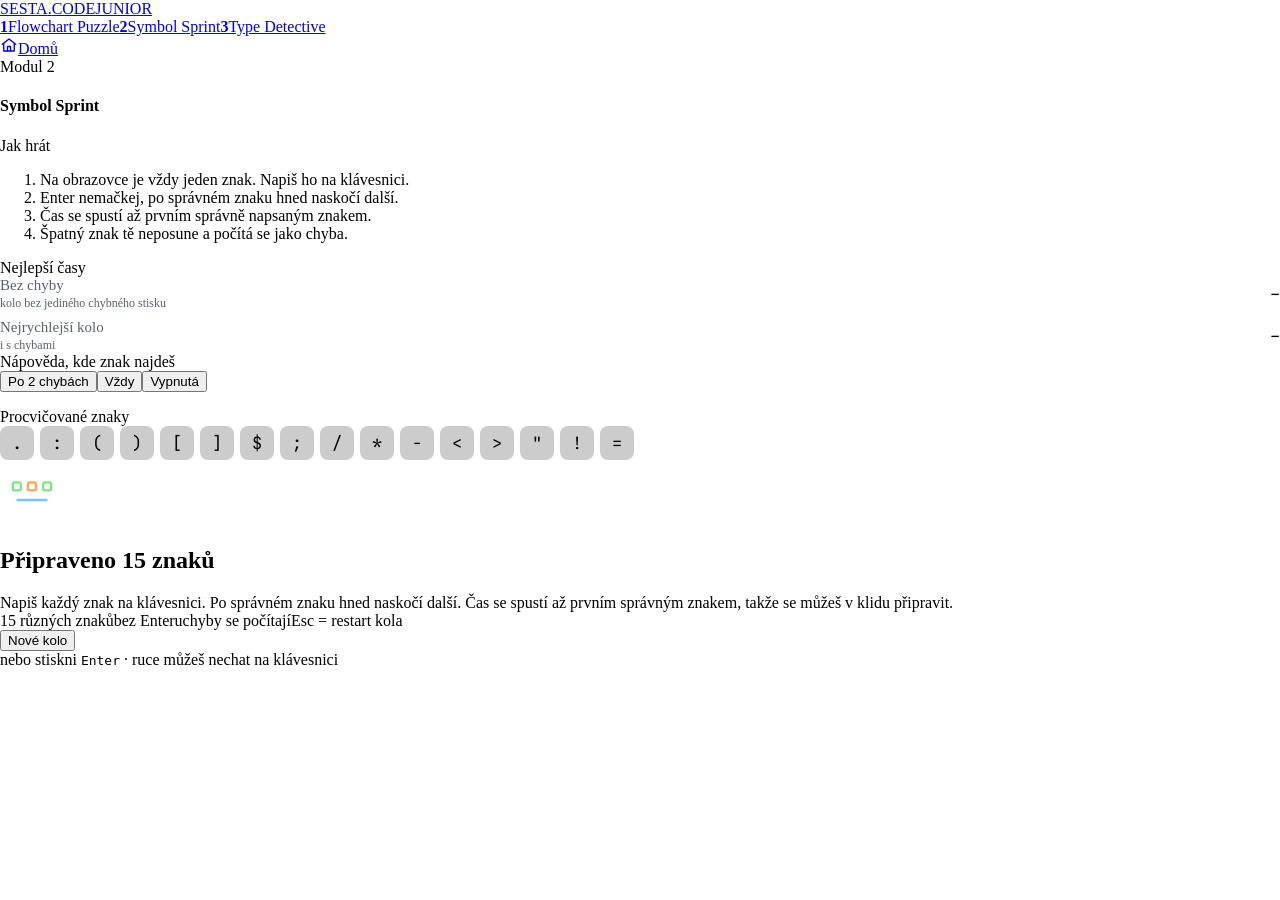
<file: apps/symbol-sprint/index.html>
<!DOCTYPE html>
<html lang="cs">
<head>
<meta charset="UTF-8">
<meta name="viewport" content="width=device-width, initial-scale=1.0">
<title>Symbol Sprint · SESTA.CODE Junior</title>
<link rel="stylesheet" href="../../shared/sesta.css">
<style>
/* ===== Styly jen pro tuto miniaplikaci ===== */
/* ===== MODUL 2 – Symbol Sprint ===== */
.sp-play{min-height:100%;display:flex;flex-direction:column;align-items:center;justify-content:center;gap:10px;text-align:center}
.sp-count{font-size:14px;letter-spacing:2.5px;color:var(--muted);font-weight:600}
.sp-count b{color:#fff}
.glyph{width:240px;height:220px;border-radius:26px;display:flex;align-items:center;justify-content:center;font-family:var(--mono);font-size:160px;line-height:1;color:#fff;background:rgba(0,0,0,.32);border:1px solid var(--line2);transition:border-color .15s,background .15s;user-select:none}
.glyph.flash-ok{border-color:var(--ok);background:var(--okbg)}
.glyph.flash-bad{border-color:var(--bad);background:var(--badbg)}
@keyframes shake{0%,100%{transform:translateX(0)}20%{transform:translateX(-9px)}40%{transform:translateX(8px)}60%{transform:translateX(-5px)}80%{transform:translateX(4px)}}
.shake{animation:shake .32s ease-out}
.sp-name{font-size:15px;color:var(--dim)}
.sp-instr{font-size:20px;color:rgba(255,255,255,.9)}
.sp-fb{min-height:52px;display:flex;flex-direction:column;align-items:center;gap:6px;font-size:15px}
.sp-fb .wrong{color:#ffb3ad}
.sp-fb .wrong .mono{color:#fff;background:var(--badbg);border:1px solid rgba(248,81,73,.5);border-radius:6px;padding:0 7px}
.sp-fb .keyhint{color:var(--warn);background:rgba(255,166,87,.10);border:1px solid rgba(255,166,87,.35);border-radius:10px;padding:5px 12px}
.slots{display:flex;gap:6px;flex-wrap:nowrap}
.slot{width:38px;height:42px;border-radius:9px;border:1px solid var(--line2);background:rgba(255,255,255,.04);display:flex;align-items:center;justify-content:center;font-family:var(--mono);font-size:18px;color:var(--dim)}
.slot.done{border-color:var(--ok);background:var(--okbg);color:#fff}
.slot.cur{border-color:var(--fn);background:rgba(121,192,255,.14);color:var(--fn);box-shadow:0 0 0 2px rgba(121,192,255,.25)}
.charset{display:flex;flex-wrap:wrap;gap:6px}
.charset span{font-family:var(--mono);font-size:17px;width:34px;height:34px;display:flex;align-items:center;justify-content:center;border-radius:8px;border:1px solid var(--line2);background:rgba(0,0,0,.2)}
.best{display:grid;grid-template-columns:1fr auto;gap:8px 14px;font-size:15px;align-items:center}
.best .v{font-family:var(--mono);font-size:17px}
.best .n{color:var(--muted)}
.pause{position:absolute;inset:0;z-index:5;display:flex;flex-direction:column;align-items:center;justify-content:center;gap:14px;background:rgba(28,31,36,.86);backdrop-filter:blur(6px);text-align:center;border-radius:16px}
.pause h2{margin:0;font-size:30px;font-weight:600}
.pause p{margin:0;color:var(--muted);font-size:17px}
.errchars{display:flex;gap:6px;flex-wrap:wrap;justify-content:center}
.errchars span{font-family:var(--mono);font-size:16px;padding:3px 10px;border-radius:8px;border:1px solid rgba(248,81,73,.45);background:var(--badbg)}

@media (max-height:760px){
  .glyph{width:200px;height:176px;font-size:130px}
  .sp-instr{font-size:18px}
  .slot{width:34px;height:38px;font-size:16px}
}
</style>
</head>
<body data-root="../../" data-app="symbol-sprint">
<!-- Symbol Sprint: Modul 2 – rychlostní trénink programátorských znaků na české klávesnici.
     Miniaplikace SESTA.CODE Junior. Horní lištu, okna a ukládání dodává ../../shared/sesta-core.js. -->
<div id="app">
  <header id="sestaHeader"></header>
  <main>
    <section class="screen on two" id="scr-sprint">
      <aside>
        <section class="panel">
          <div class="mnum">Modul 2</div>
          <h1 class="mtitle">Symbol Sprint</h1>
        </section>
        <section class="panel">
          <div class="label">Jak hrát</div>
          <ol class="steps">
            <li>Na obrazovce je vždy jeden znak. Napiš ho na klávesnici.</li>
            <li>Enter nemačkej, po správném znaku hned naskočí další.</li>
            <li>Čas se spustí až prvním správně napsaným znakem.</li>
            <li>Špatný znak tě neposune a počítá se jako chyba.</li>
          </ol>
        </section>
        <section class="panel">
          <div class="label">Nejlepší časy</div>
          <div class="best" id="spBest"></div>
        </section>
        <section class="panel">
          <div class="label">Nápověda, kde znak najdeš</div>
          <div class="seg" id="spHintSeg">
            <button data-h="auto">Po 2 chybách</button><button data-h="always">Vždy</button><button data-h="off">Vypnutá</button>
          </div>
          <div class="label" style="margin-top:16px">Procvičované znaky</div>
          <div class="charset" id="spSet"></div>
        </section>
      </aside>
      <section class="panel work" id="spWork">
        <div class="wHead" id="spHead"></div>
        <div class="wBody" id="spBody"></div>
        <div class="wFoot" id="spFoot"></div>
      </section>
    </section>
  </main>
</div>
<script src="../../apps.js"></script>
<script src="../../shared/sesta-core.js"></script>
<script>
'use strict';
/* Společné nástroje z shared/sesta-core.js */
const { $, esc, clamp, shuffle, sample, Storage: StorageService, Settings, UI: UIComponents } = SestaCore;

/* =====================================================================
   SymbolSprintEngine – rychlostní trénink programátorských znaků
   ===================================================================== */
const SymbolSprintEngine = (() => {
  // Základní sada znaků přesně podle zadání (sada se dá rozšířit přidáním znaku sem)
  const CHARS = ['.', ':', '(', ')', '[', ']', '$', ';', '/', '*', '-', '<', '>', '"', '!', '='];
  const ROUND = 15;
  const NAMES = { '.':'tečka', ':':'dvojtečka', '(':'levá kulatá závorka', ')':'pravá kulatá závorka', '[':'levá hranatá závorka',
    ']':'pravá hranatá závorka', '$':'dolar', ';':'středník', '/':'lomítko', '*':'hvězdička', '-':'minus (pomlčka)',
    '<':'menší než', '>':'větší než', '"':'uvozovky', '!':'vykřičník', '=':'rovnítko' };
  // Umístění na české klávesnici ve Windows (rozložení „Čeština“, QWERTZ). AltGr = pravý Alt.
  const HINTS = { '.':'klávesa <kbd>.</kbd> vpravo vedle čárky', ':':'<kbd>Shift</kbd> + <kbd>.</kbd>',
    '(':'<kbd>Shift</kbd> + <kbd>)</kbd> (klávesa vpravo od ú)', ')':'klávesa <kbd>)</kbd> vpravo od ú',
    '[':'<kbd>AltGr</kbd> + <kbd>F</kbd>', ']':'<kbd>AltGr</kbd> + <kbd>G</kbd>', '$':'<kbd>AltGr</kbd> + <kbd>ů</kbd>',
    ';':'klávesa <kbd>;</kbd> vlevo nahoře pod Esc', '/':'<kbd>Shift</kbd> + <kbd>ú</kbd> nebo <kbd>/</kbd> na numerické klávesnici',
    '*':'<kbd>*</kbd> na numerické klávesnici nebo <kbd>AltGr</kbd> + <kbd>-</kbd>', '-':'klávesa <kbd>-</kbd> vpravo dole nebo na numerické klávesnici',
    '<':'<kbd>AltGr</kbd> + <kbd>,</kbd>', '>':'<kbd>AltGr</kbd> + <kbd>.</kbd>', '"':'<kbd>Shift</kbd> + <kbd>ů</kbd>',
    '!':'<kbd>Shift</kbd> + <kbd>§</kbd> (vpravo od ů)', '=':'klávesa <kbd>=</kbd> vpravo od é' };
  const S = { phase:'intro', seq:[], pos:0, errors:0, errBy:{}, curErr:0, lastWrong:null, acc:0, t0:0, running:false, tick:null, result:null };
  let active = false;
  const hintMode = () => { const h = Settings.get('sprintHint', 'auto'); return ['auto','always','off'].includes(h) ? h : 'auto'; };

  /* ---------- Měření času ---------- */
  const elapsed = () => S.acc + (S.running ? performance.now() - S.t0 : 0);
  function startClock(){ S.t0 = performance.now(); S.running = true; startTick(); }
  function stopClock(){ if(S.running){ S.acc += performance.now() - S.t0; S.running = false; } stopTick(); }
  function startTick(){ stopTick(); S.tick = setInterval(() => { const el = $('spTimer'); if(el) el.textContent = UIComponents.fmtTime(elapsed(), true); }, 100); }
  function stopTick(){ if(S.tick){ clearInterval(S.tick); S.tick = null; } }

  /* ---------- Kolo ---------- */
  function newRound(){
    stopClock();
    Object.assign(S, { phase:'play', seq:sample(CHARS, ROUND), pos:0, errors:0, errBy:{}, curErr:0, lastWrong:null, acc:0, running:false, result:null });
    render();
  }
  function correct(){
    if(!S.running && S.pos === 0 && S.acc === 0) startClock();   // čas startuje prvním správným znakem
    S.pos++; S.curErr = 0; S.lastWrong = null;
    if(S.pos >= ROUND) return finish();
    render('ok');
  }
  function wrong(ch){
    S.errors++; S.curErr++; S.lastWrong = ch;
    const target = S.seq[S.pos]; S.errBy[target] = (S.errBy[target] || 0) + 1;
    render('bad');
  }
  function finish(){
    stopClock();
    const time = S.acc, acc = Math.round(ROUND/(ROUND + S.errors)*1000)/10;
    const best = StorageService.get('sprintBest', {}) || {};
    let recClean = false, recAny = false;
    if(typeof best.any !== 'number' || time < best.any){ best.any = time; best.anyErr = S.errors; best.anyDate = new Date().toISOString(); recAny = true; }
    if(S.errors === 0 && (typeof best.clean !== 'number' || time < best.clean)){ best.clean = time; best.cleanDate = new Date().toISOString(); recClean = true; }
    StorageService.set('sprintBest', best);
    SestaCore.setMeta('symbol-sprint', typeof best.clean === 'number' ? 'Nejlepší čas bez chyby: ' + UIComponents.fmtTime(best.clean, true) : 'Nejrychlejší kolo: ' + UIComponents.fmtTime(best.any, true));
    S.result = { time, acc, errors:S.errors, recAny, recClean };
    S.phase = 'done';
    render(); renderBest();
  }
  function pause(){
    if(S.phase === 'play' && S.running){ stopClock(); S.phase = 'paused'; render(); }
  }
  function resume(){ if(S.phase !== 'paused') return; S.phase = 'play'; startClock(); render(); }

  /* ---------- Klávesnice – kontroluje se skutečně vložený znak (e.key) ---------- */
  const NAV = ['Tab','ArrowUp','ArrowDown','ArrowLeft','ArrowRight','PageUp','PageDown','Home','End','Backspace'];
  function onKey(e){
    if(e.repeat){ e.preventDefault(); return; }                        // potlačení opakování při držení klávesy
    const k = e.key || '';
    if(S.phase === 'intro' || S.phase === 'done'){
      if(k === 'Enter'){ e.preventDefault(); newRound(); }
      return;
    }
    if(S.phase === 'paused'){
      if(k.length === 1 || k === 'Enter' || k === ' '){ e.preventDefault(); resume(); }
      return;
    }
    if(k === 'Escape'){ e.preventDefault(); newRound(); return; }      // ruční restart
    if(NAV.includes(k) || k === 'Enter'){ e.preventDefault(); return; }
    if(k.length !== 1) return;                                           // Shift, Ctrl, Alt, AltGr, mrtvé klávesy…
    if((e.ctrlKey || e.metaKey) && !e.altKey) return;                    // zkratky prohlížeče (AltGr = Ctrl+Alt projde)
    if(e.altKey && !e.ctrlKey && !(e.getModifierState && e.getModifierState('AltGraph'))) return;
    e.preventDefault();
    if(k === S.seq[S.pos]) correct(); else wrong(k);
  }

  /* ---------- Vykreslování ---------- */
  function renderBest(){
    const b = StorageService.get('sprintBest', {}) || {};
    const row = (name, v, sub) => '<span class="n">' + name + (sub ? '<br><span style="font-size:12px;color:var(--dim)">' + sub + '</span>' : '') + '</span><span class="v">' + (typeof v === 'number' ? UIComponents.fmtTime(v, true) : '–') + '</span>';
    $('spBest').innerHTML = row('Bez chyby', b.clean, 'kolo bez jediného chybného stisku') +
      row('Nejrychlejší kolo', b.any, typeof b.anyErr === 'number' ? 'počet chyb v tomto kole: ' + b.anyErr : 'i s chybami') +
      (StorageService.available() ? '' : '<span class="n" style="grid-column:1/-1;font-size:13px;color:var(--warn)">Ukládání není dostupné, rekordy platí jen do zavření stránky.</span>');
  }
  function renderSide(){
    renderBest();
    $('spSet').innerHTML = CHARS.map(c => '<span title="' + esc(NAMES[c]) + '">' + esc(c) + '</span>').join('');
    document.querySelectorAll('#spHintSeg button').forEach(b => {
      b.classList.toggle('sel', b.dataset.h === hintMode());
      b.onclick = () => { Settings.set('sprintHint', b.dataset.h); b.blur(); renderSide(); if(S.phase === 'play') render(); };
    });
  }
  function head(){
    const pct = Math.round(S.pos/ROUND*100);
    return '<div class="headrow"><span class="badge type">Symbol Sprint</span><span class="badge">Česká klávesnice</span><span class="spacer"></span>' +
      '<span class="prog">Chyby: <b style="color:' + (S.errors ? 'var(--bad)' : '#fff') + '">' + S.errors + '</b></span>' +
      '<span class="timer" id="spTimer">' + UIComponents.fmtTime(elapsed(), true) + '</span></div>' +
      '<div class="bar"><i style="width:' + pct + '%"></i></div>';
  }
  function render(flash){
    const body = $('spBody'), foot = $('spFoot');
    const old = $('spWork').querySelector('.pause'); if(old) old.remove();
    if(S.phase === 'intro'){
      $('spHead').innerHTML = ''; foot.innerHTML = '';
      body.innerHTML = '<div class="center fade">' +
        '<svg width="64" height="64" viewBox="0 0 40 40" fill="none" stroke-width="1.5" stroke-linecap="round" stroke-linejoin="round"><rect x="3" y="9" width="34" height="22" rx="4" stroke="rgba(255,255,255,.6)"/><rect x="8" y="14" width="5" height="5" rx="1.2" stroke="#7ee787"/><rect x="17.5" y="14" width="5" height="5" rx="1.2" stroke="#ffa657"/><rect x="27" y="14" width="5" height="5" rx="1.2" stroke="#7ee787"/><path d="M11 25h18" stroke="#79c0ff"/></svg>' +
        '<h2>Připraveno 15 znaků</h2>' +
        '<div class="sub">Napiš každý znak na klávesnici. Po správném znaku hned naskočí další. Čas se spustí až prvním správným znakem, takže se můžeš v klidu připravit.</div>' +
        '<div class="pillrow"><span>15 různých znaků</span><span>bez Enteru</span><span>chyby se počítají</span><span>Esc = restart kola</span></div>' +
        '<div class="btnrow"><button class="btn pri big" id="spStart">Nové kolo</button></div>' +
        '<div class="hint">nebo stiskni <kbd>Enter</kbd> · ruce můžeš nechat na klávesnici</div></div>';
      $('spStart').onclick = e => { e.currentTarget.blur(); newRound(); };
      return;
    }
    if(S.phase === 'done'){
      const r = S.result, best = StorageService.get('sprintBest', {}) || {};
      const color = r.errors === 0 ? '#3fb950' : r.acc >= 80 ? '#79c0ff' : r.acc >= 60 ? '#ffa657' : '#f85149';
      const errChars = Object.keys(S.errBy);
      $('spHead').innerHTML = ''; foot.innerHTML = '';
      body.innerHTML = '<div class="center fade">' +
        '<svg class="pop" width="64" height="64" viewBox="0 0 24 24" fill="none" stroke="#3fb950" stroke-width="1.6" stroke-linecap="round" stroke-linejoin="round"><circle cx="12" cy="12" r="10"/><path d="M7.5 12.5l3 3 6-6.5"/></svg>' +
        '<h2>Kolo dokončeno</h2>' +
        (r.recClean ? '<span class="record">Nový rekord bez chyby</span>' : r.recAny ? '<span class="record">Nové nejrychlejší kolo</span>' : '') +
        '<div class="stats">' +
          '<div class="stat"><span class="k2">Čas</span><span class="v2">' + UIComponents.fmtTime(r.time, true) + '</span><span class="s2">minuty:sekundy,desetiny</span></div>' +
          '<div class="stat"><span class="k2">Přesnost</span>' + UIComponents.ring(Math.round(r.acc), color) + '</div>' +
          '<div class="stat"><span class="k2">Správně</span><span class="v2">15/15</span><span class="s2">chybné stisky: ' + r.errors + '</span></div>' +
        '</div>' +
        '<div class="pillrow"><span>Přesnost ' + String(r.acc).replace('.', ',') + ' %</span><span>Nejlepší bez chyby: ' + (typeof best.clean === 'number' ? UIComponents.fmtTime(best.clean, true) : '–') + '</span><span>Nejrychlejší kolo: ' + (typeof best.any === 'number' ? UIComponents.fmtTime(best.any, true) : '–') + '</span></div>' +
        (errChars.length ? '<div class="hint">Znaky, ve kterých byla chyba:</div><div class="errchars">' + errChars.map(c => '<span title="' + esc(NAMES[c]) + '">' + esc(c) + ' ×' + S.errBy[c] + '</span>').join('') + '</div>' : '') +
        '</div>';
      foot.innerHTML = '<span class="hint">Novou hru spustíš i klávesou <kbd>Enter</kbd>.</span><span class="spacer"></span><button class="btn pri" id="spAgain">Hrát znovu</button>';
      UIComponents.animateRings(body);
      $('spAgain').onclick = e => { e.currentTarget.blur(); newRound(); };
      return;
    }
    // hra (i pozastavená)
    $('spHead').innerHTML = head();
    const ch = S.seq[S.pos];
    const showHint = hintMode() === 'always' || (hintMode() === 'auto' && S.curErr >= 2);
    let fb = '';
    if(S.lastWrong !== null) fb += '<span class="wrong">Stiskl jsi <span class="mono">' + esc(S.lastWrong === ' ' ? 'mezerník' : S.lastWrong) + '</span>, zkus to znovu.</span>';
    if(showHint) fb += '<span class="keyhint">Kde ho najdeš: ' + HINTS[ch] + '</span>';
    body.innerHTML = '<div class="sp-play">' +
      '<div class="sp-count">ZNAK <b>' + (S.pos + 1) + '</b> / ' + ROUND + '</div>' +
      '<div class="glyph' + (flash === 'bad' ? ' flash-bad shake' : flash === 'ok' ? ' flash-ok' : '') + '" id="spGlyph" aria-live="polite" aria-label="Znak ' + esc(NAMES[ch]) + '">' + esc(ch) + '</div>' +
      '<div class="sp-name">' + esc(NAMES[ch]) + '</div>' +
      '<div class="sp-instr">Napiš tento znak na klávesnici.</div>' +
      '<div class="sp-fb">' + fb + '</div></div>';
    if(flash === 'ok') setTimeout(() => { const g = $('spGlyph'); if(g) g.classList.remove('flash-ok'); }, 160);
    if(flash === 'bad') setTimeout(() => { const g = $('spGlyph'); if(g) g.classList.remove('flash-bad'); }, 360);
    foot.innerHTML = '<div class="slots" aria-label="Průběh kola">' + S.seq.map((c, i) =>
      '<span class="slot' + (i < S.pos ? ' done' : i === S.pos ? ' cur' : '') + '">' + (i < S.pos ? esc(c) : i === S.pos ? '?' : '·') + '</span>').join('') + '</div>' +
      '<span class="spacer"></span><button class="btn sec" id="spRestart" title="Klávesa Esc">Restartovat kolo</button>';
    $('spRestart').onclick = e => { e.currentTarget.blur(); newRound(); };
    if(S.phase === 'paused'){
      const p = document.createElement('div'); p.className = 'pause fade';
      p.innerHTML = '<h2>Pozastaveno</h2><p>Okno přestalo být aktivní, měření času se zastavilo.</p><button class="btn pri big" id="spResume">Pokračovat</button><p class="hint">nebo stiskni libovolnou klávesu</p>';
      $('spWork').appendChild(p);
      $('spResume').onclick = e => { e.currentTarget.blur(); resume(); };
    }
  }
  return {
    init(){ renderSide(); render(); },
    activate(){ active = true; renderSide(); render(); if(S.phase === 'play' && S.running) startTick(); },
    deactivate(){ active = false; pause(); stopTick(); },
    onKey, onBlur: pause,
    _state: () => S, CHARS, ROUND
  };
})();


SestaCore.start({ init: () => SymbolSprintEngine.init(), onKey: e => SymbolSprintEngine.onKey(e), onBlur: () => SymbolSprintEngine.onBlur() });
</script>
</body>
</html>
</file>
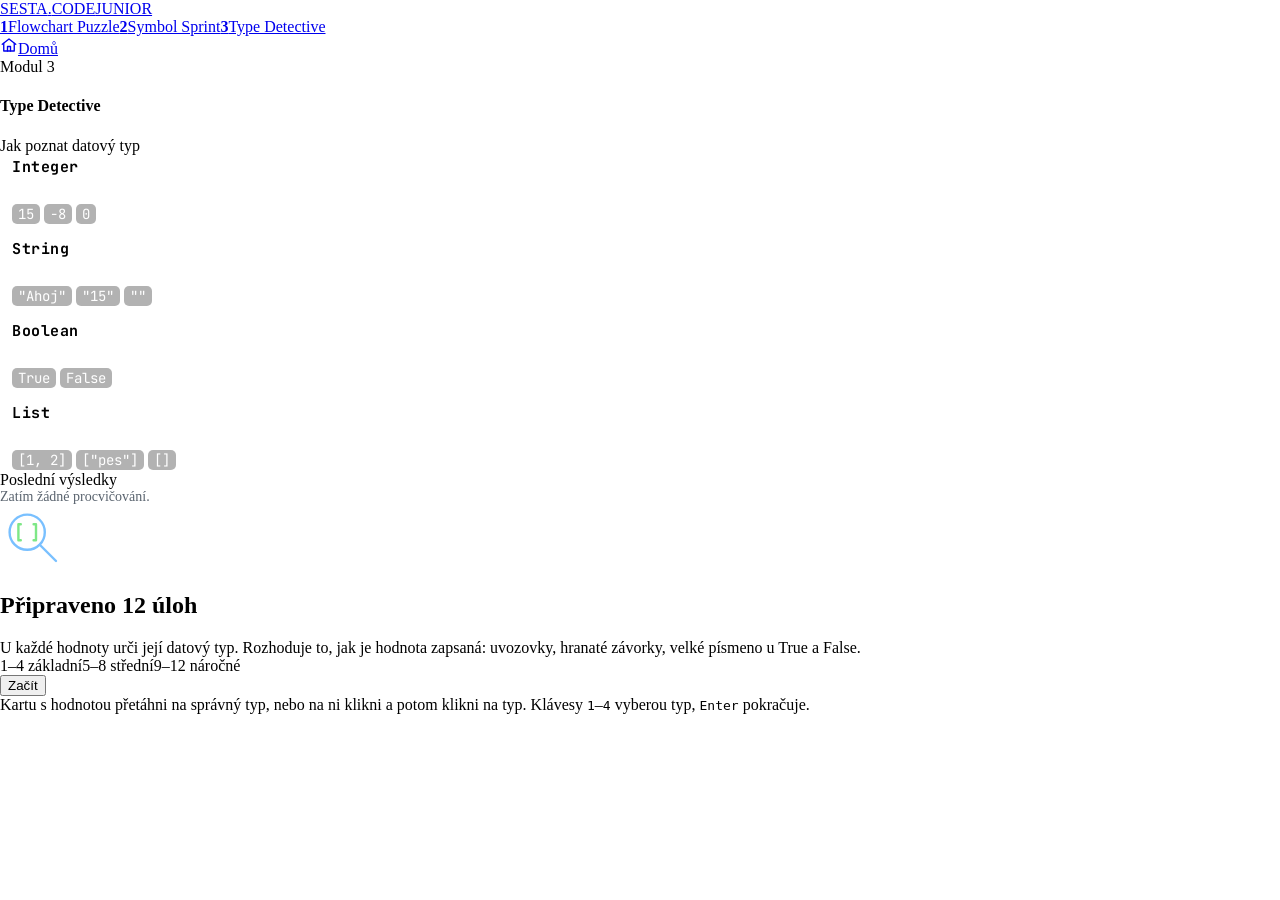
<file: apps/type-detective/index.html>
<!DOCTYPE html>
<html lang="cs">
<head>
<meta charset="UTF-8">
<meta name="viewport" content="width=device-width, initial-scale=1.0">
<title>Type Detective · SESTA.CODE Junior</title>
<link rel="stylesheet" href="../../shared/sesta.css">
<style>
/* ===== Styly jen pro tuto miniaplikaci ===== */
/* ===== MODUL 3 – Type Detective ===== */
.td-wrap{display:flex;flex-direction:column;align-items:center;gap:18px;min-height:100%;justify-content:center}
.td-q{font-size:20px;margin:0;color:rgba(255,255,255,.9)}
.dock{width:100%;max-width:760px;min-height:150px;border:1px dashed var(--line2);border-radius:18px;display:flex;align-items:center;justify-content:center;padding:18px}
.vcard{position:relative;min-width:240px;max-width:100%;padding:22px 40px;border-radius:18px;background:#262a31;border:1px solid var(--line2);box-shadow:0 8px 24px rgba(0,0,0,.25);font-family:var(--mono);font-size:44px;line-height:1.2;color:#fff;text-align:center;cursor:grab;user-select:none;touch-action:none;transition:box-shadow .15s,border-color .15s;white-space:pre}
.vcard:hover{border-color:rgba(255,255,255,.35)}
.vcard .cap{position:absolute;left:14px;top:8px;font-family:"Segoe UI",system-ui,sans-serif;font-size:11px;letter-spacing:1.2px;color:var(--dim);text-transform:uppercase}
.vcard.picked{border-color:var(--fn);box-shadow:0 0 0 3px rgba(121,192,255,.28),0 8px 24px rgba(0,0,0,.3)}
.vcard.lift{cursor:grabbing;z-index:20;box-shadow:0 18px 40px rgba(0,0,0,.45);transition:none}
.vcard.res-ok{border-color:var(--ok);background:#1f3326;cursor:default}
.vcard.res-bad{border-color:var(--bad);background:#3a2224;cursor:default}
.targets{display:grid;grid-template-columns:repeat(4,minmax(0,1fr));gap:14px;width:100%;max-width:960px}
.tcard{position:relative;display:flex;flex-direction:column;align-items:center;gap:4px;padding:18px 10px 16px;border-radius:16px;border:1.5px solid var(--line2);background:rgba(255,255,255,.04);cursor:pointer;transition:all .15s;min-height:104px;justify-content:center}
.tcard:hover{background:rgba(255,255,255,.09)}
.tcard .tn{font-family:var(--mono);font-size:21px;font-weight:600;letter-spacing:1.5px}
.tcard .tc{font-size:14px;color:var(--muted)}
.tcard .key{position:absolute;left:10px;top:8px;font-family:var(--mono);font-size:12px;color:var(--dim)}
.tcard .res{font-size:13px;font-weight:600;min-height:18px}
.tcard.hov{border-color:var(--fn);background:rgba(121,192,255,.14);transform:translateY(-2px)}
.picking .tcard{border-style:dashed;border-color:rgba(121,192,255,.55)}
.tcard.ok{border-style:solid;border-color:var(--ok);background:var(--okbg)}
.tcard.ok .res{color:var(--ok)}
.tcard.bad{border-style:solid;border-color:var(--bad);background:var(--badbg)}
.tcard.bad .res{color:#ff9b95}
.locked .tcard{cursor:default}
.locked .tcard:not(.ok):not(.bad){opacity:.45}
.fb{flex:1;font-size:16px;line-height:1.45}
.fb .ok{color:var(--ok);font-weight:600} .fb .bad{color:var(--bad);font-weight:600}
.fb .mono{background:rgba(0,0,0,.3);border-radius:5px;padding:0 5px}
.typeinfo{display:flex;flex-direction:column;gap:12px}
.typeinfo .ti{border-left:3px solid var(--line2);padding:2px 0 2px 12px}
.typeinfo .ti b{font-family:var(--mono);font-size:15px;letter-spacing:.5px}
.typeinfo .ti p{margin:3px 0 4px;font-size:14px;line-height:1.5;color:rgba(255,255,255,.85)}
.typeinfo .ti code{font-family:var(--mono);font-size:14px;color:#fff;background:rgba(0,0,0,.3);border-radius:5px;padding:1px 6px;margin-right:4px}
.bytype{display:grid;grid-template-columns:repeat(4,minmax(0,1fr));gap:10px;width:100%;max-width:760px}
.bytype div{border:1px solid var(--line);border-radius:12px;padding:10px 8px;background:rgba(255,255,255,.04)}
.bytype b{display:block;font-family:var(--mono);font-size:14px;letter-spacing:.5px}
.bytype span{font-size:13px;color:var(--muted)}
.bytype .e{color:#ff9b95}
.wronglist{display:flex;flex-direction:column;gap:6px;width:100%;max-width:560px;font-size:14px}
.wronglist div{display:flex;justify-content:space-between;gap:12px;padding:6px 12px;border-radius:10px;background:var(--badbg);border:1px solid rgba(248,81,73,.3)}
.wronglist .mono{color:#fff}
.hist{display:flex;flex-direction:column;gap:6px;font-size:14px}
.hist div{display:flex;justify-content:space-between;gap:10px;color:var(--muted)}
.hist b{color:#fff;font-family:var(--mono);font-weight:600}

@media (max-height:760px){
  .vcard{font-size:38px;padding:20px 34px}
  .dock{min-height:124px;padding:14px}
  .tcard{min-height:90px;padding:14px 8px 12px}
  .td-wrap{gap:14px}
}
</style>
</head>
<body data-root="../../" data-app="type-detective">
<!-- Type Detective: Modul 3 – rozpoznávání datových typů Integer, String, Boolean a List.
     Miniaplikace SESTA.CODE Junior. Horní lištu, okna a ukládání dodává ../../shared/sesta-core.js. -->
<div id="app">
  <header id="sestaHeader"></header>
  <main>
    <section class="screen on two" id="scr-detect">
      <aside>
        <section class="panel">
          <div class="mnum">Modul 3</div>
          <h1 class="mtitle">Type Detective</h1>
        </section>
        <section class="panel">
          <div class="label">Jak poznat datový typ</div>
          <div class="typeinfo">
            <div class="ti" style="border-color:#ffa657"><b>Integer</b><p>Celé číslo bez uvozovek. Může mít znaménko minus.</p><code>15</code><code>-8</code><code>0</code></div>
            <div class="ti" style="border-color:#7ee787"><b>String</b><p>Text v uvozovkách. Rozhodují uvozovky, ne to, co je uvnitř.</p><code>"Ahoj"</code><code>"15"</code><code>""</code></div>
            <div class="ti" style="border-color:#ff7b72"><b>Boolean</b><p>Jen dvě hodnoty: <span class="mono">True</span> a <span class="mono">False</span>. Bez uvozovek a s velkým písmenem.</p><code>True</code><code>False</code></div>
            <div class="ti" style="border-color:#79c0ff"><b>List</b><p>Seznam v hranatých závorkách. Nezáleží na tom, co je uvnitř.</p><code>[1, 2]</code><code>["pes"]</code><code>[]</code></div>
          </div>
        </section>
        <section class="panel">
          <div class="label">Poslední výsledky</div>
          <div class="hist" id="tdHist"></div>
        </section>
      </aside>
      <section class="panel work" id="tdWork">
        <div class="wHead" id="tdHead"></div>
        <div class="wBody" id="tdBody"></div>
        <div class="wFoot" id="tdFoot"></div>
      </section>
    </section>
  </main>
</div>
<script src="../../apps.js"></script>
<script src="../../shared/sesta-core.js"></script>
<script>
'use strict';
/* Společné nástroje z shared/sesta-core.js */
const { $, esc, clamp, shuffle, sample, Storage: StorageService, Settings, UI: UIComponents } = SestaCore;

/* =====================================================================
   TypeDetectiveEngine – rozpoznávání datových typů
   ===================================================================== */
const TypeDetectiveEngine = (() => {
  const TYPES = [
    { k:'int',  name:'INTEGER', py:'Integer', cz:'celé číslo' },
    { k:'str',  name:'STRING',  py:'String',  cz:'text' },
    { k:'bool', name:'BOOLEAN', py:'Boolean', cz:'pravda / nepravda' },
    { k:'list', name:'LIST',    py:'List',    cz:'seznam' }
  ];
  const TN = Object.fromEntries(TYPES.map(t => [t.k, t]));
  // Databáze hodnot podle typu a obtížnosti (1 základní, 2 střední, 3 náročná)
  const DB = {
    int:  { 1:['12','15','7','42','100','999'], 2:['-15','-8','2026','0'], 3:['-100','0','1','-1'] },
    str:  { 1:['"pes"','"Ahoj"','"Python"','"kočka"','"Ahoj světe"'], 2:['"123"','"15"','"2026"','"0"'], 3:['"True"','"False"','""','"-8"','"2026"'] },
    bool: { 1:['True','False'], 2:['True','False'], 3:['True','False'] },
    list: { 1:['[1, 2]','[1, 2, 3]','["pes", "kočka"]'], 2:['[]','[10]','["Ahoj"]','[True, False]'], 3:['["15"]','[True, 5]','[1, "Ahoj", True]','["True"]','[True, False]'] }
  };
  // Plán kola: 12 úloh, rostoucí obtížnost, Boolean jen 2× (existují jen dvě hodnoty)
  const PLAN = [ [1, ['int','str','bool','list']], [2, ['int','str','bool','list']], [3, ['str','str','list','int']] ];
  const TIER = { 1:['Základní','lvl1'], 2:['Střední','lvl2'], 3:['Náročná','lvl3'] };

  // Kontrola typu podle zápisu hodnoty v Pythonu (jen pro povolené jednoduché zápisy)
  function classify(v){
    if(/^-?\d+$/.test(v)) return 'int';
    if(/^"[^"]*"$/.test(v)) return 'str';
    if(v === 'True' || v === 'False') return 'bool';
    if(/^\[.*\]$/.test(v)) return 'list';
    return null;
  }
  // Ověření databáze při startu – každá hodnota musí mít jednoznačný typ
  Object.keys(DB).forEach(t => Object.values(DB[t]).flat().forEach(v => { if(classify(v) !== t) console.warn('Type Detective: hodnota ' + v + ' nemá typ ' + t); }));

  function explain(v, t){
    if(t === 'int'){
      if(v.startsWith('-')) return 'Celé číslo bez uvozovek je Integer. Znaménko minus patří k číslu, i záporné celé číslo je Integer.';
      if(v === '0') return 'Nula bez uvozovek je celé číslo, tedy Integer.';
      return 'Celé číslo bez uvozovek je Integer.';
    }
    if(t === 'str'){
      const inner = v.slice(1, -1);
      if(inner === '') return 'Dvě uvozovky bez ničeho mezi nimi jsou prázdný text. I prázdný text je String.';
      if(inner === 'True' || inner === 'False') return 'Slovo je v uvozovkách, proto je to text (String). Boolean ' + inner + ' se píše bez uvozovek.';
      if(/^-?\d+$/.test(inner)) return 'Číslice jsou v uvozovkách, proto je to text (String), ne číslo. ' + v + ' a ' + inner + ' jsou různé hodnoty.';
      return 'Text v uvozovkách je String.';
    }
    if(t === 'bool') return v + ' bez uvozovek je logická hodnota Boolean. Píše se s velkým počátečním písmenem, jako "' + v + '" by to byl text.';
    if(v === '[]') return 'Prázdné hranaté závorky jsou prázdný seznam. I seznam bez prvků je List.';
    if(/["]|True|False/.test(v)) return 'Hranaté závorky znamenají seznam (List). Na typech hodnot uvnitř nezáleží, ptáme se na typ celého seznamu.';
    return 'Hodnoty v hranatých závorkách tvoří seznam (List).';
  }

  const S = { phase:'intro', tasks:[], pos:0, res:[], answered:false, picked:false, acc:0, t0:0, running:false, tick:null };
  let prevValues = new Set();
  function buildRound(){
    const used = new Set(), out = [];
    PLAN.forEach(([tier, types]) => {
      const group = [];
      types.forEach(t => {
        let pool = DB[t][tier].filter(v => !used.has(v));
        if(!pool.length) pool = [1,2,3].flatMap(x => DB[t][x]).filter(v => !used.has(v));
        const fresh = pool.filter(v => !prevValues.has(v));
        const from = fresh.length ? fresh : pool;
        const v = from[Math.floor(Math.random()*from.length)];
        used.add(v); group.push({ v, t, tier });
      });
      out.push(...shuffle(group));
    });
    prevValues = used;
    return out;
  }

  /* ---------- Čas ---------- */
  const elapsed = () => S.acc + (S.running ? performance.now() - S.t0 : 0);
  function startClock(){ if(S.running) return; S.t0 = performance.now(); S.running = true; stopTick(); S.tick = setInterval(() => { const el = $('tdTimer'); if(el) el.textContent = UIComponents.fmtTime(elapsed()); }, 250); }
  function stopClock(){ if(S.running){ S.acc += performance.now() - S.t0; S.running = false; } stopTick(); }
  function stopTick(){ if(S.tick){ clearInterval(S.tick); S.tick = null; } }

  function start(){ stopClock(); Object.assign(S, { phase:'task', tasks:buildRound(), pos:0, res:[], answered:false, picked:false, acc:0 }); startClock(); render(); }
  function answer(k){
    if(S.phase !== 'task' || S.answered) return;
    const task = S.tasks[S.pos], ok = k === task.t;
    S.answered = true; S.picked = false;
    S.res.push({ v:task.v, t:task.t, a:k, ok });                     // počítá se jen první odpověď
    const card = $('tdCard'); card.classList.remove('picked'); card.classList.add(ok ? 'res-ok' : 'res-bad');
    $('tdTargets').classList.remove('picking'); $('tdTargets').classList.add('locked');
    document.querySelectorAll('.tcard').forEach(c => {
      const ck = c.dataset.k;
      if(ck === task.t){ c.classList.add('ok'); c.querySelector('.res').textContent = ok ? '✓ Správně' : '✓ Správný typ'; }
      else if(ck === k){ c.classList.add('bad'); c.querySelector('.res').textContent = '✗ Tvoje odpověď'; }
    });
    $('tdFb').innerHTML = (ok ? '<span class="ok">✓ Správně.</span> ' : '<span class="bad">✗ Chyba.</span> Hodnota <span class="mono">' + esc(task.v) + '</span> je typu <b>' + TN[task.t].py + '</b>. ') + esc(explain(task.v, task.t));
    const n = $('tdNext'); n.style.display = 'inline-block'; n.focus();
  }
  function next(){
    if(!S.answered) return;
    S.pos++;
    if(S.pos >= S.tasks.length) return finish();
    S.answered = false; render();
  }
  function finish(){
    stopClock();
    const good = S.res.filter(r => r.ok).length, pct = Math.round(good/S.res.length*100);
    const byType = {}; TYPES.forEach(t => { const rs = S.res.filter(r => r.t === t.k); byType[t.k] = { total:rs.length, good:rs.filter(r => r.ok).length }; });
    const hist = StorageService.get('tdHistory', []) || [];
    hist.unshift({ date:new Date().toISOString(), pct, good, total:S.res.length, time:Math.round(S.acc), byType });
    StorageService.set('tdHistory', hist.slice(0, 5));
    SestaCore.setMeta('type-detective', 'Poslední výsledek: ' + pct + ' % (' + good + '/' + S.res.length + ')');
    S.phase = 'done'; S.summary = { good, pct, byType };
    render(); renderHist();
  }

  /* ---------- Vykreslování ---------- */
  function renderHist(){
    const hist = StorageService.get('tdHistory', []) || [];
    $('tdHist').innerHTML = hist.length ? hist.map(h => '<div><span>' + UIComponents.dateCz(h.date) + ' · ' + UIComponents.fmtTime(h.time) + '</span><b>' + h.pct + ' % (' + h.good + '/' + h.total + ')</b></div>').join('')
      : '<div><span>Zatím žádné procvičování.</span></div>';
    if(!StorageService.available()) $('tdHist').innerHTML += '<div><span style="color:var(--warn)">Ukládání není dostupné.</span></div>';
  }
  function render(){
    const body = $('tdBody'), foot = $('tdFoot');
    if(S.phase === 'intro'){
      $('tdHead').innerHTML = ''; foot.innerHTML = '';
      body.innerHTML = '<div class="center fade">' +
        '<svg width="64" height="64" viewBox="0 0 40 40" fill="none" stroke-width="1.5" stroke-linecap="round" stroke-linejoin="round"><circle cx="17" cy="17" r="11" stroke="#79c0ff"/><path d="M25 25l10 10" stroke="#79c0ff"/><path d="M13 12h-1.5v10H13M21 12h1.5v10H21" stroke="#7ee787"/></svg>' +
        '<h2>Připraveno 12 úloh</h2>' +
        '<div class="sub">U každé hodnoty urči její datový typ. Rozhoduje to, jak je hodnota zapsaná: uvozovky, hranaté závorky, velké písmeno u True a False.</div>' +
        '<div class="pillrow"><span>1–4 základní</span><span>5–8 střední</span><span>9–12 náročné</span></div>' +
        '<div class="btnrow"><button class="btn pri big" id="tdStart">Začít</button></div>' +
        '<div class="hint">Kartu s hodnotou přetáhni na správný typ, nebo na ni klikni a potom klikni na typ. Klávesy <kbd>1</kbd>–<kbd>4</kbd> vyberou typ, <kbd>Enter</kbd> pokračuje.</div></div>';
      $('tdStart').onclick = e => { e.currentTarget.blur(); start(); };
      return;
    }
    if(S.phase === 'done'){
      const sm = S.summary, R = sm.pct >= 90 ? ['Výborně','#3fb950'] : sm.pct >= 70 ? ['Dobře','#79c0ff'] : sm.pct >= 50 ? ['Ještě procvičuj','#ffa657'] : ['Vrať se k vysvětlení vlevo','#f85149'];
      const wrong = S.res.filter(r => !r.ok);
      $('tdHead').innerHTML = ''; foot.innerHTML = '';
      body.innerHTML = '<div class="center fade">' +
        '<h2>Procvičování dokončeno</h2>' +
        '<div class="stats">' +
          '<div class="stat"><span class="k2">Úspěšnost</span>' + UIComponents.ring(sm.pct, R[1]) + '</div>' +
          '<div class="stat"><span class="k2">Správně</span><span class="v2">' + sm.good + '/12</span></div>' +
          '<div class="stat"><span class="k2">Čas</span><span class="v2">' + UIComponents.fmtTime(S.acc) + '</span></div>' +
        '</div>' +
        '<div class="rating" style="color:' + R[1] + ';font-size:22px;font-weight:600">' + R[0] + '</div>' +
        '<div class="bytype">' + TYPES.map(t => { const b = sm.byType[t.k], e = b.total - b.good;
          return '<div><b>' + t.py + '</b><span>' + b.good + '/' + b.total + ' správně</span><br><span class="' + (e ? 'e' : '') + '">' + (e ? 'chyby: ' + e : 'bez chyby') + '</span></div>'; }).join('') + '</div>' +
        (wrong.length ? '<div class="wronglist">' + wrong.map(r => '<div><span class="mono">' + esc(r.v) + '</span><span>správně ' + TN[r.t].py + ' · tvoje odpověď ' + TN[r.a].py + '</span></div>').join('') + '</div>' : '') +
        '</div>';
      foot.innerHTML = '<span class="hint">Nové kolo použije jiné hodnoty. Spustíš ho i klávesou <kbd>Enter</kbd>.</span><span class="spacer"></span><button class="btn pri" id="tdAgain">Nové procvičování</button>';
      UIComponents.animateRings(body);
      $('tdAgain').onclick = e => { e.currentTarget.blur(); start(); };
      return;
    }
    const task = S.tasks[S.pos], tier = TIER[task.tier];
    $('tdHead').innerHTML = '<div class="headrow"><span class="badge type">Type Detective</span><span class="badge ' + tier[1] + '">' + tier[0] + '</span><span class="spacer"></span>' +
      '<span class="prog">Úloha ' + (S.pos + 1) + ' / ' + S.tasks.length + '</span><span class="timer" id="tdTimer">' + UIComponents.fmtTime(elapsed()) + '</span></div>' +
      '<div class="bar"><i style="width:' + Math.round(S.pos/S.tasks.length*100) + '%"></i></div>';
    body.innerHTML = '<div class="td-wrap fade">' +
      '<p class="td-q">Jakého datového typu je tato hodnota?</p>' +
      '<div class="dock"><div class="vcard" id="tdCard" tabindex="0" role="button" aria-label="Hodnota ' + esc(task.v) + ', přetáhni ji na typ"><span class="cap">Hodnota</span>' + esc(task.v) + '</div></div>' +
      '<div class="targets" id="tdTargets">' + TYPES.map((t, i) =>
        '<button class="tcard" data-k="' + t.k + '" aria-label="Typ ' + t.py + '"><span class="key">' + (i + 1) + '</span><span class="tn">' + t.name + '</span><span class="tc">' + t.cz + '</span><span class="res"></span></button>').join('') + '</div>' +
      '<div class="hint">Přetáhni kartu na správný typ, nebo klikni na kartu a potom na typ.</div></div>';
    foot.innerHTML = '<div class="fb" id="tdFb"></div><button class="btn pri" id="tdNext" style="display:none">Další</button>';
    $('tdNext').onclick = next;
    document.querySelectorAll('.tcard').forEach(c => c.onclick = () => { if(!S.answered) answer(c.dataset.k); });
    bindCard();
  }
  // Tažení karty s hodnotou (pointer events) a výběr kliknutím
  function targetAt(x, y){
    let hit = null;
    document.querySelectorAll('.tcard').forEach(c => { const r = c.getBoundingClientRect(); if(x >= r.left && x <= r.right && y >= r.top && y <= r.bottom) hit = c; });
    return hit;
  }
  function bindCard(){
    const card = $('tdCard');
    card.addEventListener('keydown', e => { if((e.key === ' ') && !S.answered){ e.preventDefault(); togglePick(); } });
    card.addEventListener('pointerdown', e => {
      if(S.answered || e.button !== 0) return;
      e.preventDefault();
      const sx = e.clientX, sy = e.clientY; let drag = false, hov = null;
      card.setPointerCapture(e.pointerId);
      const mv = ev => {
        const dx = ev.clientX - sx, dy = ev.clientY - sy;
        if(!drag && Math.hypot(dx, dy) > 5){ drag = true; card.classList.add('lift'); card.classList.remove('picked'); $('tdTargets').classList.add('picking'); }
        if(!drag) return;
        card.style.transform = 'translate(' + dx + 'px,' + dy + 'px) rotate(' + clamp(dx/40, -4, 4) + 'deg)';
        const t = targetAt(ev.clientX, ev.clientY);
        if(t !== hov){ if(hov) hov.classList.remove('hov'); hov = t; if(hov) hov.classList.add('hov'); }
      };
      const up = ev => {
        card.removeEventListener('pointermove', mv); card.removeEventListener('pointerup', up); card.removeEventListener('pointercancel', up);
        if(hov) hov.classList.remove('hov');
        if(!drag){ togglePick(); return; }
        card.classList.remove('lift'); card.style.transform = '';
        const t = ev.type === 'pointerup' ? targetAt(ev.clientX, ev.clientY) : null;
        if(t) answer(t.dataset.k); else if(!S.picked) $('tdTargets').classList.remove('picking');
      };
      card.addEventListener('pointermove', mv); card.addEventListener('pointerup', up); card.addEventListener('pointercancel', up);
    });
  }
  function togglePick(){
    S.picked = !S.picked;
    $('tdCard').classList.toggle('picked', S.picked);
    $('tdTargets').classList.toggle('picking', S.picked);
  }
  function onKey(e){
    const k = e.key;
    if(S.phase !== 'task'){ if(k === 'Enter'){ e.preventDefault(); start(); } return; }
    if(k === 'Enter'){ if(S.answered){ e.preventDefault(); next(); } return; }
    if(/^[1-4]$/.test(k) && !S.answered && !e.ctrlKey && !e.altKey){ e.preventDefault(); answer(TYPES[+k - 1].k); }
    if(k === 'Escape' && S.picked) togglePick();
  }
  return {
    init(){ renderHist(); render(); },
    activate(){ renderHist(); if(S.phase === 'task') startClock(); render(); },
    deactivate(){ stopClock(); },
    onKey, classify, _state: () => S, _build: buildRound, DB
  };
})();


SestaCore.start({ init: () => TypeDetectiveEngine.init(), onKey: e => TypeDetectiveEngine.onKey(e) });
</script>
</body>
</html>
</file>
<file: shared/sesta.css>
/* =====================================================================
   SestaCode – sdílený styl v1.1
   Vychází z CabiNet 1.2. Jediný zdroj barev, písma a společných prvků
   (hlavička, patička, nabídky, okna, oznámení, karty, lišta, plocha).
   Aplikace tyto hodnoty nepřepisují – jen je používají.
   Barva značky: tmavá „technická“ zelená, obsah na zelené je vždy bílý. Výchozí je tmavý režim.
   ===================================================================== */

@font-face{font-family:'Inter';font-style:normal;font-weight:400;font-display:swap;src:url(fonts/inter-400.woff) format('woff')}
@font-face{font-family:'Inter';font-style:normal;font-weight:500;font-display:swap;src:url(fonts/inter-500.woff) format('woff')}
@font-face{font-family:'Inter';font-style:normal;font-weight:600;font-display:swap;src:url(fonts/inter-600.woff) format('woff')}
@font-face{font-family:'Inter';font-style:normal;font-weight:700;font-display:swap;src:url(fonts/inter-700.woff) format('woff')}
@font-face{font-family:'JetBrains Mono';font-style:normal;font-weight:400;font-display:swap;src:url(fonts/jetbrains-mono-400.woff) format('woff')}
@font-face{font-family:'JetBrains Mono';font-style:normal;font-weight:700;font-display:swap;src:url(fonts/jetbrains-mono-700.woff) format('woff')}

/* ---------- 1. Barvy ---------- */
:root{
  --accent:#116329; --accent-strong:#0B4F20; --accent-soft:#E3F2E7; --accent-fg:#FFFFFF; --accent-text:#116329; --accent-ring:rgba(17,99,41,.22);
  --primary-bg:#116329; --primary-fg:#FFFFFF;
  --text:#1F2328; --text-2:#424A53; --muted:#59636E;
  --bg-app:#FFFFFF; --bg-work:#F6F8FA; --bg-canvas:#FFFFFF; --bg-subtle:#EFF2F5;
  --border:#D8DEE4; --border-strong:#8C959F; --grid-dot:#CDD4DC;
  --ok:#1A7F37; --ok-soft:#DAFBE1; --warn:#9A6700; --warn-soft:#FFF8C5; --danger:#CF222E; --danger-soft:#FFEBE9;
  --info:#0969DA; --info-soft:#DDF4FF;
  --tip-bg:#1F2328; --tip-fg:#FFFFFF;
  --focus:#116329; --focus-ring:rgba(17,99,41,.18);
  --sh-1:0 1px 2px rgba(31,35,40,.06); --sh-2:0 4px 16px rgba(31,35,40,.10); --sh-3:0 12px 36px rgba(31,35,40,.18);
  /* barvy kódu (zvýraznění syntaxe) */
  --code-bg:#F6F8FA; --c-str:#116329; --c-fn:#0550AE; --c-kw:#CF222E; --c-num:#953800; --c-op:#8250DF; --c-cm:#6E7781; --c-var:#1F2328;
  --font:'Inter',system-ui,-apple-system,'Segoe UI',Roboto,sans-serif;
  --mono:'JetBrains Mono','Cascadia Code',Consolas,ui-monospace,monospace;
  --s-header:64px; --s-footer:28px; --s-stripe:4px; --s-panel:370px;
  color-scheme:light;
}
[data-theme="dark"]{
  --accent:#1F7A33; --accent-strong:#238636; --accent-soft:#11241A; --accent-fg:#FFFFFF; --accent-text:#4AC26B; --accent-ring:rgba(46,160,67,.30);
  --primary-bg:#1F7A33; --primary-fg:#FFFFFF;
  --text:#E6EDF3; --text-2:#C9D1D9; --muted:#9198A1;
  --bg-app:#161B22; --bg-work:#0D1117; --bg-canvas:#12171E; --bg-subtle:#21262D;
  --border:#30363D; --border-strong:#6E7681; --grid-dot:#2A313A;
  --ok:#3FB950; --ok-soft:#12261A; --warn:#D29922; --warn-soft:#2B2111; --danger:#F85149; --danger-soft:#2D1517;
  --info:#58A6FF; --info-soft:#0F2338;
  --tip-bg:#E6EDF3; --tip-fg:#0D1117;
  --focus:#2EA043; --focus-ring:rgba(46,160,67,.25);
  --sh-1:0 1px 2px rgba(0,0,0,.4); --sh-2:0 6px 20px rgba(0,0,0,.45); --sh-3:0 16px 44px rgba(0,0,0,.6);
  --code-bg:#0D1117; --c-str:#7EE787; --c-fn:#79C0FF; --c-kw:#FF7B72; --c-num:#FFA657; --c-op:#D2A8FF; --c-cm:#8B949E; --c-var:#E6EDF3;
  color-scheme:dark;
}

/* ---------- 2. Základ stránky ---------- */
html,body{margin:0;height:100%}
body.sesta{font-family:var(--font);font-size:14px;line-height:1.45;color:var(--text);background:var(--bg-work);
  -webkit-font-smoothing:antialiased;font-variant-numeric:tabular-nums;overflow:hidden;
  display:flex;flex-direction:column;height:100vh;height:100dvh}
body.sesta *,body.sesta *::before,body.sesta *::after{box-sizing:border-box}
:where(body.sesta) :where(button,input,select,textarea){font-family:inherit;color:inherit}
body.sesta > .s-main{flex:1;min-height:0;display:flex;flex-direction:column;position:relative}
body.sesta > .s-main > *{flex:1;min-height:0}
.s-i{width:20px;height:20px;flex:none;fill:none;stroke:currentColor;stroke-width:1.8;stroke-linecap:round;stroke-linejoin:round}
.mono{font-family:var(--mono)}

/* ---------- 3. Proužek a hlavička ---------- */
.s-stripe{height:var(--s-stripe);background:var(--accent);flex:none}
.s-header{height:var(--s-header);flex:none;display:flex;align-items:center;gap:12px;padding:0 16px 0 20px;
  background:var(--bg-app);border-bottom:1px solid var(--border);position:relative;z-index:60}
.s-brand{position:relative;display:flex;align-items:center;gap:12px;min-width:0}
.s-tile{width:40px;height:40px;border-radius:12px;background:var(--accent);color:var(--accent-fg);display:grid;place-items:center;
  flex:none;cursor:pointer;border:0;padding:0;transition:box-shadow .15s}
.s-tile:hover,.s-brand.open .s-tile{box-shadow:0 0 0 3px var(--accent-ring)}
.s-tile .s-i{width:22px;height:22px;stroke-width:2}
.s-title{font-size:18px;font-weight:700;letter-spacing:-.01em;display:flex;align-items:center;gap:8px;white-space:nowrap;cursor:default}
.s-title .s-sl{color:var(--muted);font-weight:500}
.s-ver{font-size:11px;font-weight:700;color:var(--text-2);background:var(--bg-subtle);border-radius:999px;padding:2px 8px}
.s-sub{font-size:12.5px;color:var(--muted);display:flex;align-items:center;gap:6px;white-space:nowrap;overflow:hidden;text-overflow:ellipsis;margin-top:1px}
.s-state{display:inline-flex;align-items:center;gap:5px}
.s-state.dirty{color:var(--warn);font-weight:600}
.s-state.dirty::before{content:"";width:7px;height:7px;border-radius:50%;background:var(--warn)}
.s-actions{margin-left:auto;display:flex;align-items:center;gap:4px}
.s-sep{width:1px;height:24px;background:var(--border);margin:0 8px;flex:none}
.s-ib{width:38px;height:38px;border-radius:10px;border:0;background:transparent;color:var(--text-2);display:grid;place-items:center;cursor:pointer;position:relative;padding:0;transition:background .15s,color .15s}
.s-ib:hover{background:var(--bg-subtle);color:var(--text)}
.s-ib[disabled]{opacity:.4;cursor:not-allowed;background:transparent}
.s-ib .s-dot{position:absolute;top:7px;right:7px;width:8px;height:8px;border-radius:50%;background:var(--warn);box-shadow:0 0 0 2px var(--bg-app)}

/* ---------- 4. Nabídky ---------- */
.s-menu{position:absolute;min-width:240px;background:var(--bg-app);border:1px solid var(--border);border-radius:14px;box-shadow:var(--sh-3);padding:6px;z-index:80;display:none}
.s-menu.open{display:block;animation:s-pop .14s ease-out}
@keyframes s-pop{from{opacity:0;transform:translateY(-4px)}to{opacity:1;transform:none}}
.s-mi{display:flex;align-items:center;gap:10px;width:100%;min-height:38px;border:0;background:transparent;text-align:left;padding:6px 10px;border-radius:9px;cursor:pointer;font:500 14px var(--font);color:var(--text)}
.s-mi:hover{background:var(--bg-subtle)}
.s-mi[disabled]{opacity:.45;cursor:not-allowed;background:transparent}
.s-mi .s-i{width:18px;height:18px;color:var(--text-2)}
.s-mi .s-k{margin-left:auto;color:var(--muted);font-size:12px;font-weight:500}
.s-mi.danger,.s-mi.danger .s-i{color:var(--danger)}
.s-mi.on{background:var(--accent-soft)}
.s-mh{font-size:11px;font-weight:700;letter-spacing:.06em;text-transform:uppercase;color:var(--muted);padding:8px 10px 4px}
.s-mhr{height:1px;background:var(--border);margin:6px 4px}
/* nabídka aplikací */
.s-appmenu{top:52px;left:-4px;width:340px}
.s-am{display:flex;align-items:center;gap:12px;padding:8px 10px;border-radius:10px;color:var(--text);text-decoration:none;cursor:pointer}
.s-am:hover{background:var(--bg-subtle)}
.s-am.cur{background:var(--accent-soft);cursor:default}
.s-am .s-at{width:32px;height:32px;border-radius:9px;background:var(--accent);display:grid;place-items:center;color:var(--accent-fg);flex:none}
.s-am .s-at.home{background:var(--bg-subtle);color:var(--text-2)}
.s-am .s-at .s-i{width:18px;height:18px;stroke-width:2}
.s-am b{display:block;font-size:14px}
.s-am small{display:block;font-size:12px;color:var(--muted);margin-top:1px}
.s-am .s-lbl{margin-left:auto;font-size:11px;font-weight:600;color:var(--text-2);background:var(--bg-app);border:1px solid var(--border);border-radius:999px;padding:1px 8px}

/* ---------- 5. Bublina ---------- */
.s-tip{position:fixed;z-index:200;pointer-events:none;white-space:nowrap;background:var(--tip-bg);color:var(--tip-fg);font:500 12.5px var(--font);padding:6px 10px;border-radius:8px;box-shadow:var(--sh-2);opacity:0;transition:opacity .12s}
.s-tip.show{opacity:1}
.s-tip kbd{font:600 11.5px var(--font);opacity:.7;margin-left:6px}

/* ---------- 6. Lišty pod hlavičkou a tlačítka ---------- */
.s-bar{flex:none;display:flex;align-items:center;gap:10px;min-height:40px;padding:4px 16px;font-size:13px;border-bottom:1px solid var(--border)}
.s-bar .s-i{width:18px;height:18px}
.s-bar .s-grow{flex:1}
.s-bar.phone{background:var(--bg-subtle);color:var(--text-2)}
.s-btn{height:36px;padding:0 14px;border-radius:10px;border:1px solid var(--border);background:var(--bg-app);color:var(--text-2);display:inline-flex;align-items:center;justify-content:center;gap:7px;font:500 14px var(--font);cursor:pointer;white-space:nowrap;box-shadow:var(--sh-1);text-decoration:none;transition:background .15s,color .15s,border-color .15s}
.s-btn:hover{background:var(--bg-subtle);color:var(--text)}
.s-btn[disabled]{opacity:.4;cursor:not-allowed}
.s-btn.pri{background:var(--primary-bg);border-color:transparent;color:var(--primary-fg);font-weight:600}
.s-btn.pri:hover{filter:brightness(1.1);background:var(--primary-bg);color:var(--primary-fg)}
.s-btn.ghost{background:transparent;border-color:transparent;box-shadow:none}
.s-btn.danger{color:var(--danger)}
.s-btn.sm{height:30px;padding:0 10px;font-size:13px}
.s-btn.lg{height:44px;padding:0 22px;font-size:15px;border-radius:12px}
.s-btn .s-i{width:18px;height:18px}
.s-x{width:30px;height:30px;border:0;background:transparent;border-radius:8px;color:inherit;display:grid;place-items:center;cursor:pointer}
.s-x:hover{background:var(--bg-subtle)}
.s-x .s-i{width:16px;height:16px}

/* ---------- 7. Patička ---------- */
.s-footer{height:var(--s-footer);flex:none;display:flex;align-items:center;justify-content:flex-end;padding:0 16px;background:var(--bg-app);border-top:1px solid var(--border);font-size:11.5px;color:var(--muted);white-space:nowrap}
.s-footer b{font-weight:600;color:var(--text-2)}

/* ---------- 8. Okna ---------- */
.s-modal-bg{position:fixed;inset:0;background:rgba(1,4,9,.5);backdrop-filter:blur(3px);-webkit-backdrop-filter:blur(3px);display:grid;place-items:center;z-index:150;padding:16px;animation:s-fade .15s}
@keyframes s-fade{from{opacity:0}}
.s-modal{width:540px;max-width:100%;max-height:calc(100vh - 32px);background:var(--bg-app);color:var(--text);border:1px solid var(--border);border-radius:16px;box-shadow:var(--sh-3);display:flex;flex-direction:column;overflow:hidden}
.s-modal-h{display:flex;align-items:center;gap:10px;padding:14px 12px 14px 20px;border-bottom:1px solid var(--border);font-size:16px;font-weight:700}
.s-modal-h .s-x{margin-left:auto}
.s-modal-b{padding:18px 20px;overflow:auto;font-size:14px;line-height:1.55}
.s-modal-b p{margin:0 0 10px}
.s-modal-f{display:flex;justify-content:flex-end;gap:8px;padding:12px 16px;border-top:1px solid var(--border);background:var(--bg-subtle);flex-wrap:wrap}
.s-keys{display:grid;grid-template-columns:1fr auto;gap:6px 16px;align-items:center;font-size:13.5px}
.s-keys h4{grid-column:1/-1;margin:10px 0 2px;font-size:11px;letter-spacing:.06em;text-transform:uppercase;color:var(--muted)}
.s-keys h4:first-child{margin-top:0}
.s-keys kbd{display:inline-block;font:600 12px var(--font);background:var(--bg-subtle);border:1px solid var(--border);border-radius:6px;padding:2px 8px;margin-left:4px}

/* ---------- 9. Oznámení ---------- */
.s-toasts{position:fixed;right:16px;bottom:calc(var(--s-footer) + 16px);display:flex;flex-direction:column;gap:8px;z-index:170;pointer-events:none}
.s-toast{pointer-events:auto;display:flex;align-items:center;gap:10px;background:var(--tip-bg);color:var(--tip-fg);padding:10px 12px 10px 14px;border-radius:12px;box-shadow:var(--sh-3);font-size:13.5px;font-weight:500;max-width:420px;animation:s-tin .2s ease-out}
.s-toast .s-i{width:18px;height:18px}
.s-toast.ok .s-i{color:#4AC26B}
.s-toast.err .s-i{color:#FF8182}
[data-theme="dark"] .s-toast.ok .s-i{color:#116329}
[data-theme="dark"] .s-toast.err .s-i{color:#CF222E}
.s-toast button{border:0;background:transparent;color:#4AC26B;font:700 13px var(--font);cursor:pointer;padding:4px 6px;border-radius:6px}
[data-theme="dark"] .s-toast button{color:#116329}
@keyframes s-tin{from{transform:translateY(10px);opacity:0}}

/* ---------- 10. Přetažení souboru a tažení levého sloupce ---------- */
.s-drop{position:fixed;inset:12px;border:3px dashed var(--accent);border-radius:20px;background:color-mix(in srgb,var(--accent-soft) 85%,transparent);z-index:190;display:none;place-items:center;font-size:20px;font-weight:700;color:var(--text);pointer-events:none}
.s-drop.show{display:grid}
.s-resizer{position:absolute;top:0;bottom:0;width:10px;margin-left:-5px;cursor:col-resize;z-index:45;touch-action:none}
.s-resizer::after{content:"";position:absolute;top:0;bottom:0;left:4px;width:2px;background:transparent;transition:background .15s}
.s-resizer:hover::after,.s-resizer.drag::after{background:var(--accent)}
body.s-resizing{cursor:col-resize;user-select:none}

/* ---------- 11. Fokus ---------- */
body.sesta :focus-visible{outline:2px solid var(--focus);outline-offset:2px}

/* =====================================================================
   12. Kostra aplikace – levý panel s kartami, lišta, plocha
   ===================================================================== */
.c-app{display:grid;grid-template-columns:var(--s-panel) minmax(0,1fr);min-height:0;height:100%}
.c-side{background:var(--bg-app);border-right:1px solid var(--border);overflow-y:auto;padding:16px;display:flex;flex-direction:column;gap:12px;min-height:0}
/* číslované karty */
.c-card{background:var(--bg-app);border:1px solid var(--border);border-radius:14px;box-shadow:var(--sh-1);flex:none}
.c-card-h{display:flex;align-items:center;gap:10px;width:100%;min-height:54px;padding:0 14px;cursor:pointer;user-select:none;border:0;background:transparent;text-align:left;border-radius:14px}
.c-card-h:hover{background:var(--bg-subtle)}
.c-num{width:26px;height:26px;border-radius:50%;background:var(--accent-soft);color:var(--text);box-shadow:inset 0 0 0 1.5px var(--accent);display:grid;place-items:center;font-size:13px;font-weight:700;flex:none}
.c-ttl{font-size:16px;font-weight:700;white-space:nowrap}
.c-meta{margin-left:auto;font-size:12.5px;color:var(--muted);white-space:nowrap;overflow:hidden;text-overflow:ellipsis;min-width:0}
.c-chev{color:var(--muted);transition:transform .15s;width:18px;height:18px;flex:none}
.c-card.closed .c-chev{transform:rotate(-90deg)}
.c-card.closed .c-card-b{display:none}
.c-card-b{padding:2px 16px 16px;display:flex;flex-direction:column;gap:12px}
.c-card-b p{margin:0;line-height:1.55;color:var(--text-2)}
.c-lbl{font-size:12.5px;font-weight:500;color:var(--muted)}
/* pracovní plocha */
.c-work{display:grid;grid-template-rows:60px minmax(0,1fr);min-width:0;min-height:0;background:var(--bg-work);position:relative}
.c-tb{display:flex;align-items:center;gap:8px;padding:0 16px;background:var(--bg-app);border-bottom:1px solid var(--border);min-width:0;white-space:nowrap}
.c-tb .c-grow{flex:1}
.c-tsep{width:1px;height:24px;background:var(--border);margin:0 4px;flex:none}
.c-area{min-height:0;overflow:auto;padding:16px;display:flex;flex-direction:column}
.c-sheet{flex:1;background:var(--bg-canvas);border:1px solid var(--border);border-radius:16px;box-shadow:var(--sh-1);display:flex;flex-direction:column;min-height:0;overflow:hidden;position:relative}
.c-sheet-h{padding:16px 24px 0}
.c-sheet-b{flex:1;overflow:auto;padding:20px 28px;min-height:0}
.c-sheet-f{border-top:1px solid var(--border);padding:12px 20px;display:flex;align-items:center;gap:14px;min-height:64px;background:var(--bg-app)}
.c-sheet-f:empty{display:none}
/* segment (záložky režimů) */
.c-seg{display:flex;gap:4px;padding:4px;background:var(--bg-subtle);border-radius:11px;flex:none}
.c-seg button{height:32px;border:0;border-radius:8px;background:transparent;color:var(--text-2);font:500 14px var(--font);cursor:pointer;display:inline-flex;align-items:center;gap:7px;padding:0 12px;white-space:nowrap;transition:background .15s,color .15s}
.c-seg button:hover{color:var(--text)}
.c-seg button.on{background:var(--accent);color:var(--accent-fg);font-weight:600}
.c-seg button b{font-weight:700}
/* nástroje v liště */
.c-tool{height:36px;padding:0 12px;border-radius:10px;border:1px solid var(--border);background:var(--bg-app);color:var(--text-2);display:inline-flex;align-items:center;gap:7px;font:500 14px var(--font);cursor:pointer;white-space:nowrap;transition:background .15s,color .15s,border-color .15s}
.c-tool:hover:not([disabled]){background:var(--bg-subtle);color:var(--text)}
.c-tool[disabled]{opacity:.4;cursor:not-allowed}
.c-tool.on{background:var(--accent-soft);border-color:var(--accent)}
.c-tool.ghost{border-color:transparent;background:transparent}
.c-tool.danger{color:var(--danger)}
.c-tool .s-i{width:18px;height:18px}
.c-tool kbd{font:500 11px var(--font);color:var(--muted)}
/* plovoucí zoom */
.c-zoom{position:absolute;right:28px;top:76px;z-index:40;display:flex;align-items:center;gap:2px;padding:3px;background:var(--bg-app);border:1px solid var(--border);border-radius:999px;box-shadow:var(--sh-2)}
.c-zoom button{width:30px;height:30px;border:0;border-radius:999px;background:transparent;color:var(--text-2);display:grid;place-items:center;cursor:pointer}
.c-zoom button:hover{background:var(--bg-subtle);color:var(--text)}
.c-zoom button .s-i{width:16px;height:16px}
.c-zoom span{min-width:50px;text-align:center;font-size:12.5px;font-weight:600;color:var(--text-2)}
/* odznaky, časomíra, průběh */
.c-badge{display:inline-flex;align-items:center;gap:5px;font-size:12px;font-weight:600;padding:3px 10px;border-radius:999px;background:var(--bg-subtle);color:var(--text-2);white-space:nowrap}
.c-badge.acc{background:var(--accent-soft);color:var(--accent-text)}
.c-badge.warn{background:var(--warn-soft);color:var(--warn)}
.c-badge.bad{background:var(--danger-soft);color:var(--danger)}
.c-badge.info{background:var(--info-soft);color:var(--info)}
.c-timer{font:700 13px var(--font);font-variant-numeric:tabular-nums;color:var(--text);background:var(--bg-subtle);border:1px solid var(--border);border-radius:8px;padding:4px 10px;white-space:nowrap}
.c-prog{font-size:13px;color:var(--muted);white-space:nowrap}
.c-prog b{color:var(--text)}
.c-pbar{height:4px;background:var(--bg-subtle);border-radius:4px;overflow:hidden;width:140px;flex:none}
.c-pbar i{display:block;height:100%;background:var(--accent);border-radius:4px;transition:width .3s}
.c-pbar.warn i{background:var(--warn)}
/* úvod a výsledky */
.c-center{min-height:100%;display:flex;flex-direction:column;align-items:center;justify-content:center;text-align:center;gap:12px;padding:12px 0}
.c-center h2{font-size:28px;font-weight:700;margin:4px 0 0;letter-spacing:-.01em}
.c-center .sub{font-size:16px;color:var(--text-2);max-width:560px;line-height:1.55;margin:0}
.c-hero{width:64px;height:64px;border-radius:18px;background:var(--accent);color:var(--accent-fg);display:grid;place-items:center}
.c-hero .s-i{width:34px;height:34px;stroke-width:1.8}
.c-hero.ok{background:var(--ok-soft);color:var(--ok)}
.c-hero.warn{background:var(--warn-soft);color:var(--warn)}
.c-pills{display:flex;flex-wrap:wrap;gap:8px;justify-content:center}
.c-pills span{font-size:13px;padding:5px 12px;border-radius:999px;background:var(--bg-subtle);color:var(--text-2)}
.c-btns{display:flex;gap:8px;justify-content:center;flex-wrap:wrap;margin-top:6px}
.c-stats{display:flex;gap:12px;justify-content:center;flex-wrap:wrap;margin:6px 0}
.c-stat{background:var(--bg-app);border:1px solid var(--border);border-radius:12px;padding:14px 22px;min-width:160px;display:flex;flex-direction:column;align-items:center;justify-content:center;gap:2px}
.c-stat .k{font-size:12px;font-weight:600;color:var(--muted);text-transform:uppercase;letter-spacing:.06em}
.c-stat .v{font:700 38px var(--font);font-variant-numeric:tabular-nums;letter-spacing:-.01em;line-height:1.2;color:var(--text)}
.c-stat .s{font-size:12px;color:var(--muted)}
.c-ring{position:relative;width:110px;height:110px}
.c-ring svg{transform:rotate(-90deg)}
.c-ring .pct{position:absolute;inset:0;display:flex;align-items:center;justify-content:center;font:700 24px var(--font)}
/* drobnosti */
.c-hint{font-size:13px;color:var(--muted);line-height:1.5}
kbd.c-k{display:inline-block;font:600 12px var(--mono);background:var(--bg-subtle);border:1px solid var(--border);border-bottom-width:2px;border-radius:6px;padding:1px 6px;color:var(--text)}
.c-info{display:flex;gap:10px;padding:10px 12px;border-radius:10px;background:var(--bg-subtle);font-size:13px;color:var(--text-2);line-height:1.5}
.c-info .s-i{width:16px;height:16px;color:var(--accent);margin-top:2px}
.c-tiles{display:grid;grid-template-columns:repeat(auto-fit,minmax(64px,1fr));gap:8px}
.c-tile{background:var(--bg-subtle);border-radius:12px;padding:8px 6px;text-align:center}
.c-tile b{display:block;font-size:20px;font-weight:700;line-height:1.2}
.c-tile span{font-size:11px;color:var(--muted)}
.c-opt{display:flex;flex-wrap:wrap;gap:6px}
.c-opt button{height:32px;padding:0 12px;border-radius:999px;border:0;background:var(--bg-subtle);color:var(--text-2);font:500 13px var(--font);cursor:pointer}
.c-opt button:hover{color:var(--text)}
.c-opt button.on{background:var(--accent);color:var(--accent-fg);font-weight:600}
/* zvýraznění syntaxe – společné pro všechny aplikace */
.hl-s{color:var(--c-str)} .hl-f{color:var(--c-fn)} .hl-k{color:var(--c-kw)} .hl-n{color:var(--c-num)} .hl-o{color:var(--c-op)} .hl-c{color:var(--c-cm);font-style:italic} .hl-v{color:var(--c-var)}
@keyframes c-fadein{from{opacity:0;transform:translateY(6px)}to{opacity:1;transform:none}}
.c-fade{animation:c-fadein .22s ease-out}
@keyframes c-popin{0%{transform:scale(.6);opacity:0}70%{transform:scale(1.08)}100%{transform:scale(1);opacity:1}}
.c-pop{animation:c-popin .45s ease-out}

/* ---------- 13. Menší obrazovky ---------- */
@media (max-width:900px){ .s-resizer{display:none} .c-app{grid-template-columns:300px minmax(0,1fr)} }
@media (max-height:760px){
  .c-sheet-b{padding:16px 22px}
  .c-center h2{font-size:24px}
  .c-stat{padding:10px 18px}
  .c-stat .v{font-size:32px}
}
@media print{
  .s-stripe,.s-header,.s-footer,.s-bar,.s-toasts,.s-tip,.s-menu{display:none!important}
}
.s-clock{font-size:12.5px;color:var(--muted);margin-right:8px;white-space:nowrap;font-variant-numeric:tabular-nums}
.s-btn.pri.danger-pri{background:var(--danger);color:#FFFFFF}
.s-modal.wide{width:720px}
</file>
